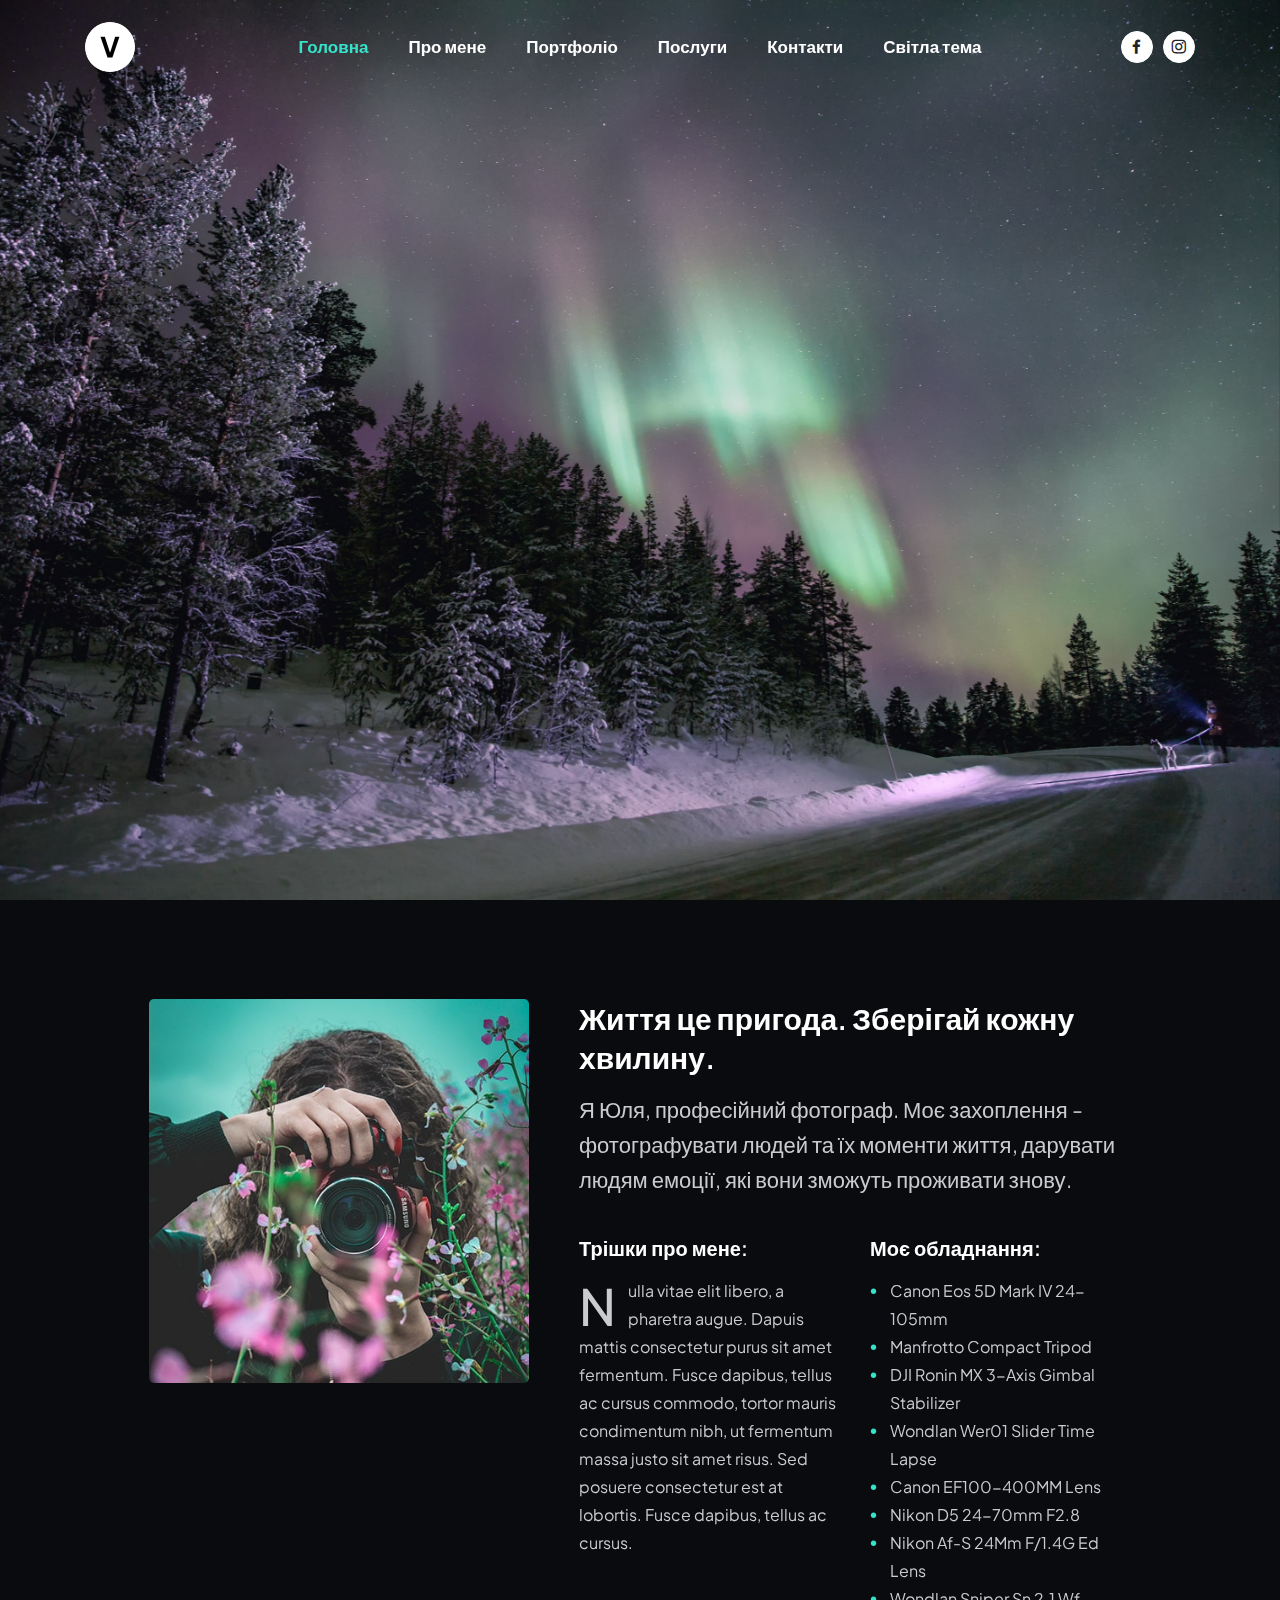
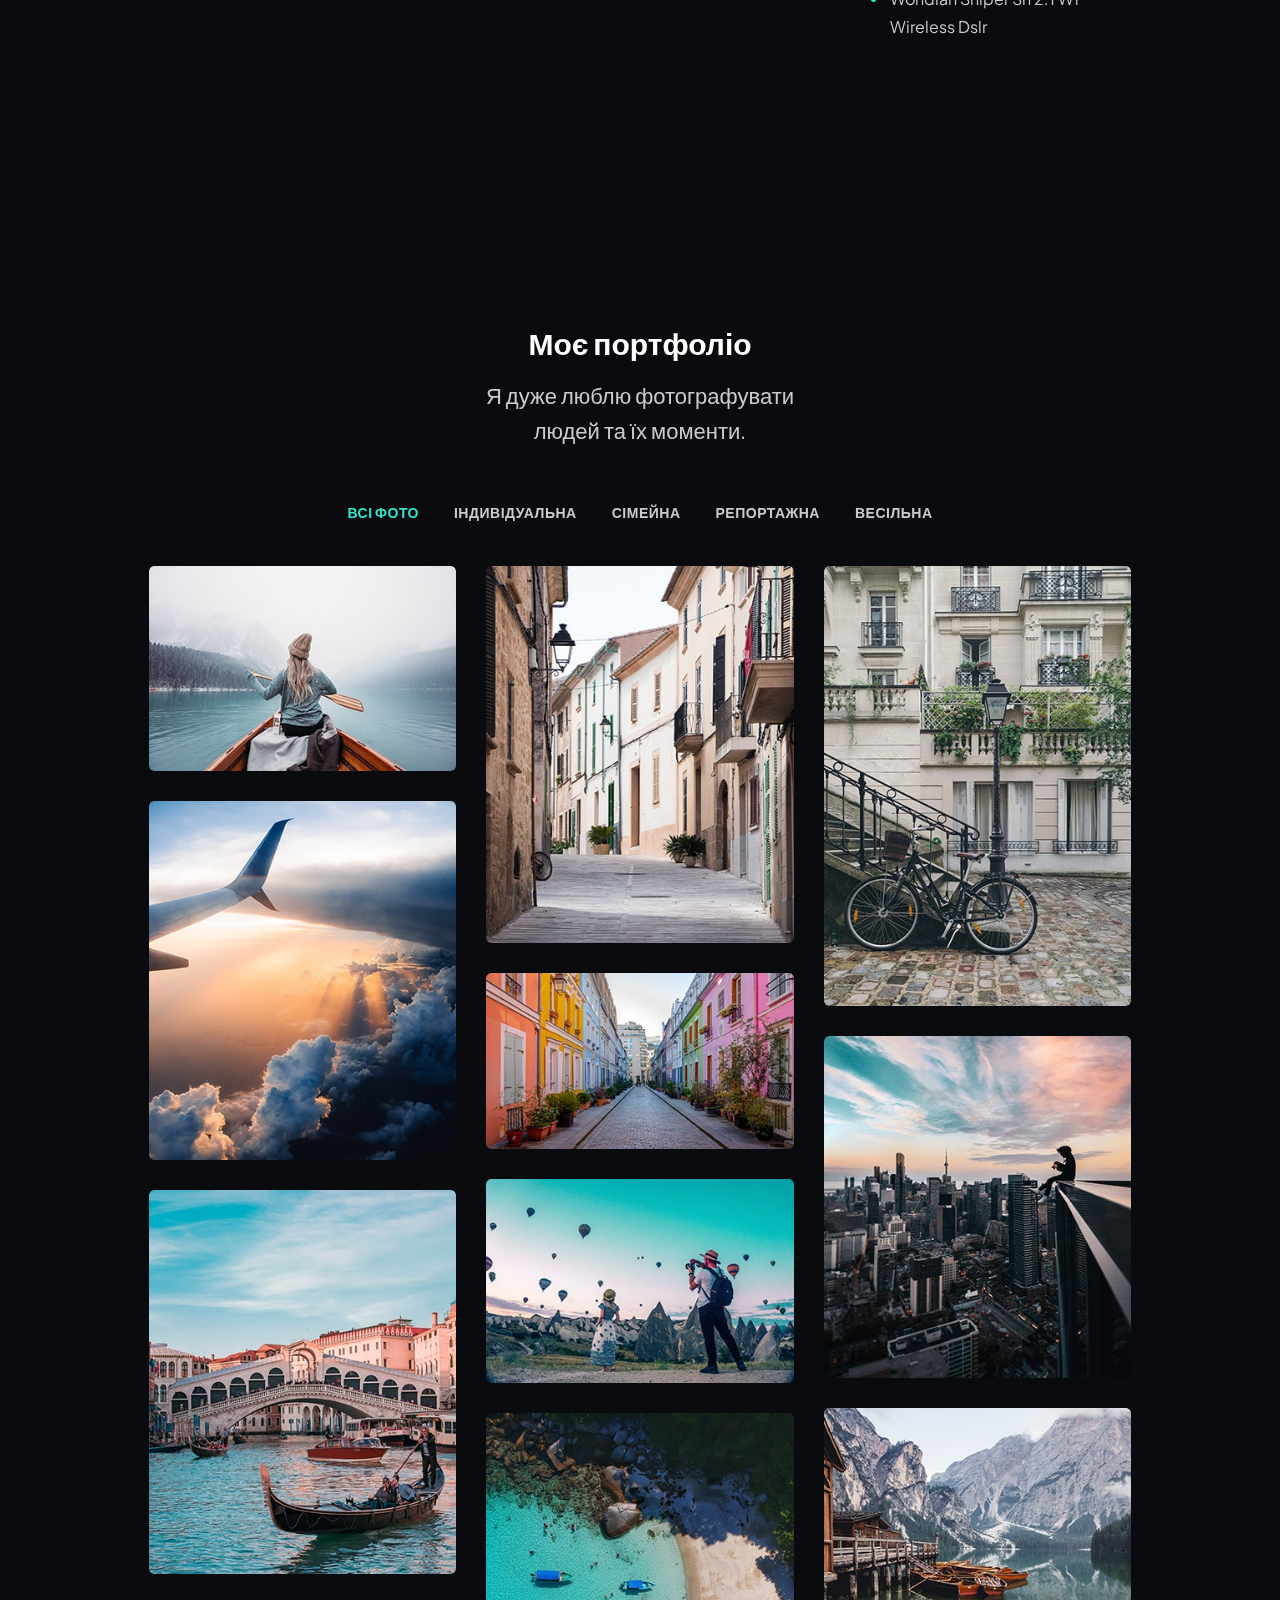
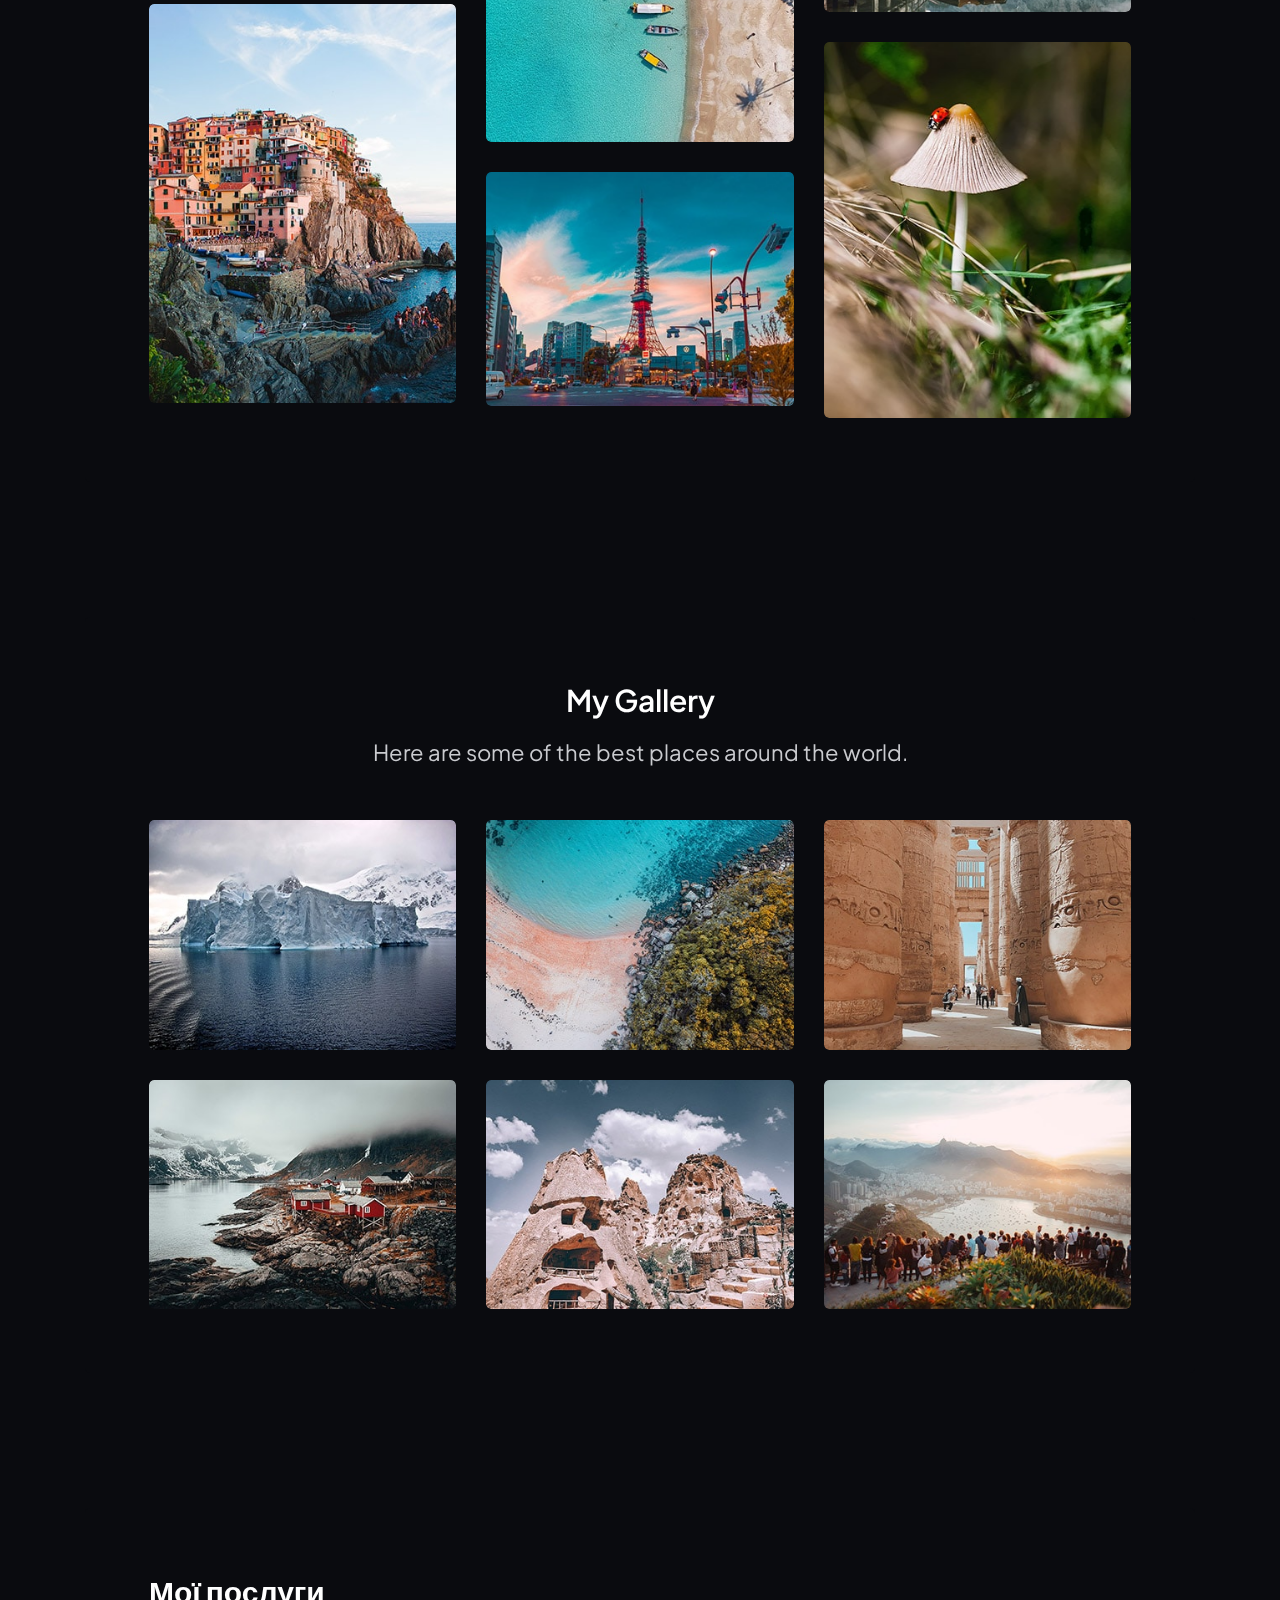
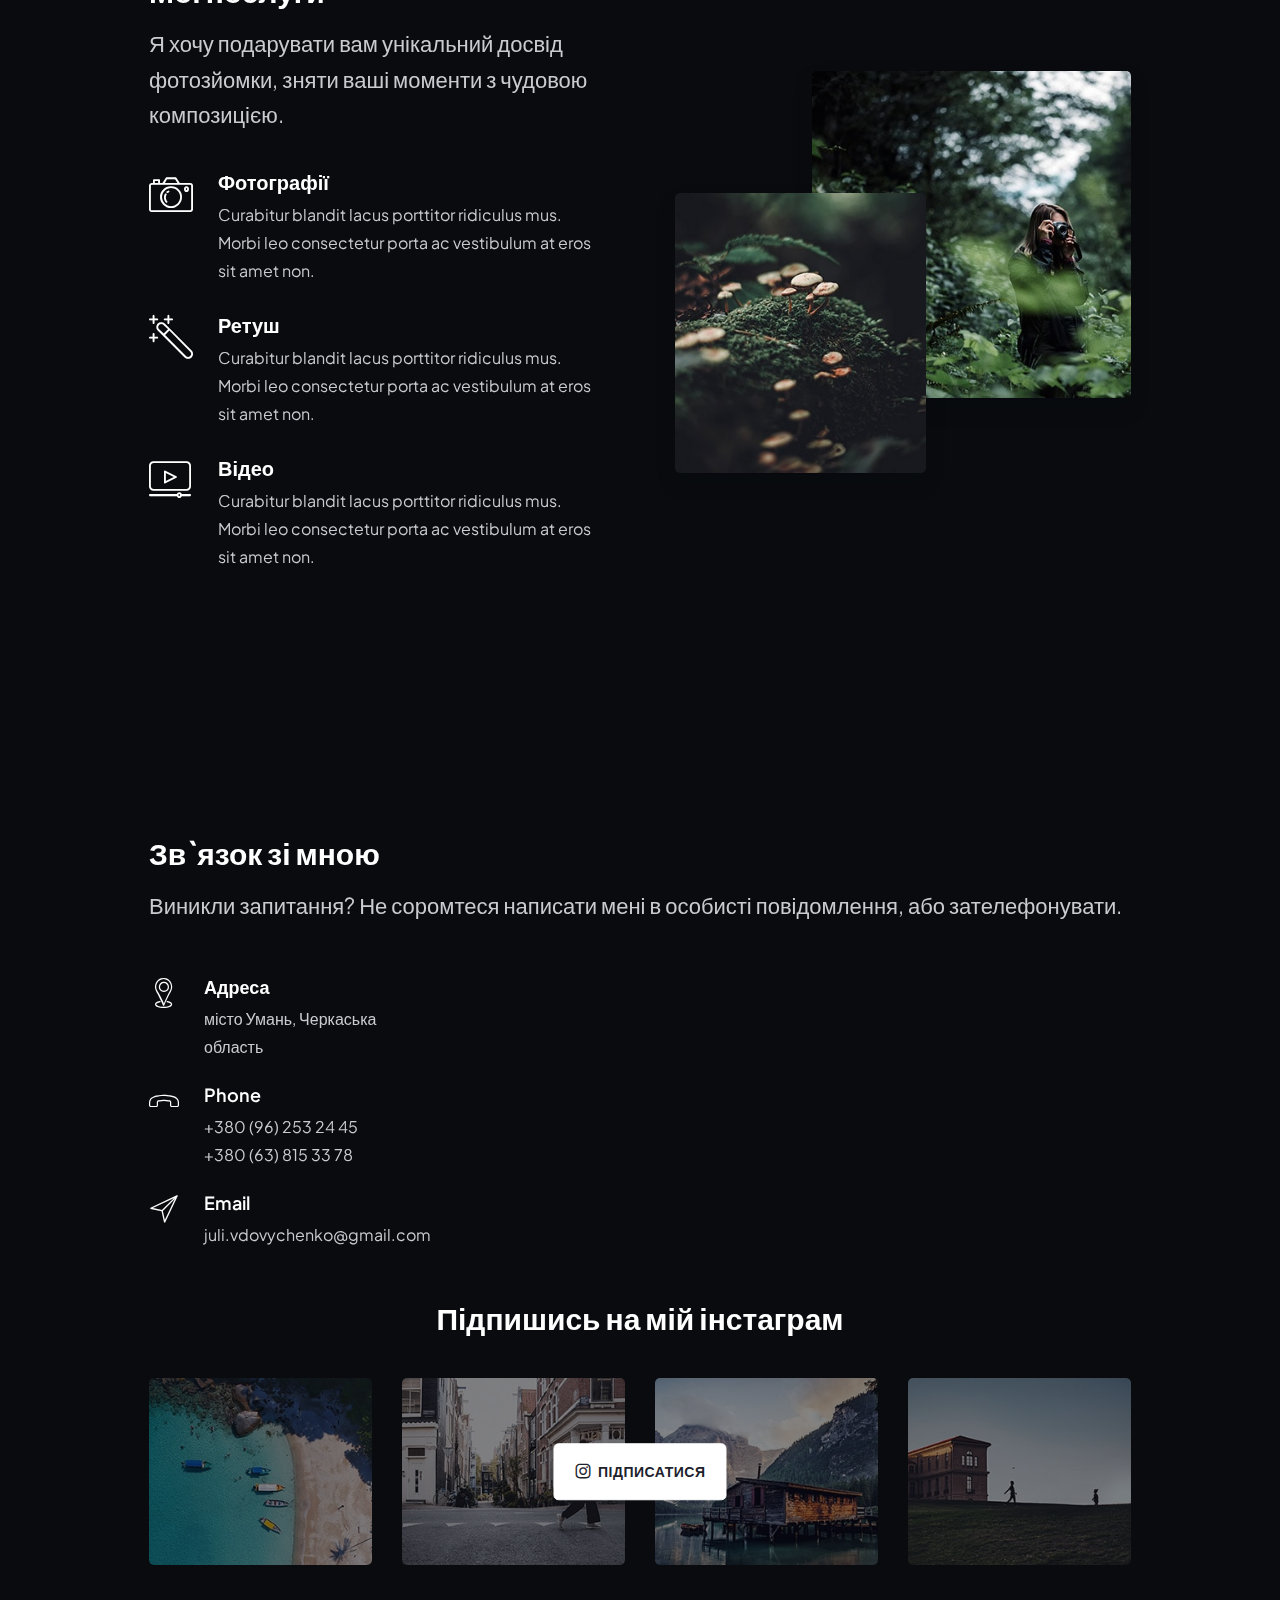
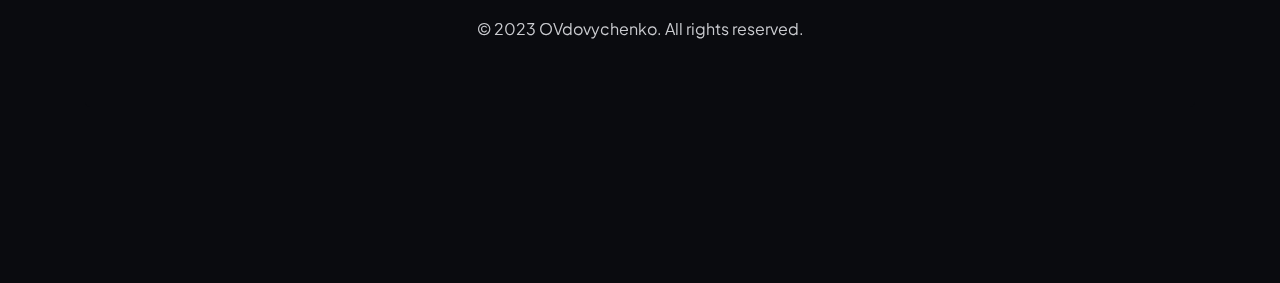
<file: index.html>
<!DOCTYPE html>
<html lang="en">

<head>
  <meta charset="utf-8">
  <meta name="viewport" content="width=device-width, initial-scale=1.0">
  <meta name="description" content="A gorgeous looking onepage site template suitable for photographers, visual artists, digital studios, freelancers that would like to showcase their portfolio beautifully.">
  <meta name="keywords" content="bootstrap 5, one page, responsive, photography, minimal, modern, gulp, sass">
  <meta name="author" content="elemis">
  <title>Vdovychenko Photographer</title>
  <link rel="shortcut icon" href="./assets/img/favicon-dark.png">
  <link rel="stylesheet" href="./assets/css/plugins.css">
  <link rel="stylesheet" href="./assets/css/style.css">
</head>

<body class="onepage" data-bs-spy="scroll" data-bs-target=".navbar-collapse .navbar-nav">
  <div class="content-wrapper">
    <header class="position-absolute top-0 start-0 w-100">
      <nav class="navbar navbar-expand-lg classic transparent ">
        <div class="container flex-lg-row flex-nowrap align-items-center">
          <div class="navbar-brand w-100">
            <a href="./index.html">
              <img src="./assets/img/logo.png" srcset="./assets/img/logo@2x.png 2x" alt="" />
            </a>
          </div>
          <div class="navbar-collapse offcanvas offcanvas-nav offcanvas-start">
            <div class="offcanvas-header d-lg-none">
              <a href="./index.html"><img src="./assets/img/logo.png" srcset="./assets/img/logo@2x.png 2x" alt="" /></a>
              <button type="button" class="btn btn-circle btn-white btn-close" data-bs-dismiss="offcanvas" aria-label="Close"></button>
            </div>
            <div class="offcanvas-body d-flex flex-column h-100">
              <ul class="navbar-nav">
                <li class="nav-item"><a class="nav-link scroll active" href="#home">Головна</a></li>
                <li class="nav-item"><a class="nav-link scroll" href="#about">Про мене</a></li>
                <li class="nav-item"><a class="nav-link scroll" href="#portfolio">Портфоліо</a></li>
                <!-- <li class="nav-item"><a class="nav-link scroll" href="#gallery">Gallery</a></li> -->
                <li class="nav-item"><a class="nav-link scroll" href="#services">Послуги</a></li>
                <li class="nav-item"><a class="nav-link scroll" href="#contact">Контакти</a></li>
                <li class="nav-item"><a class="nav-link" href="index-light.html">Світла тема</a></li>
                <!-- <li class="nav-item dropdown"><a class="nav-link dropdown-toggle " href="#" data-bs-toggle="dropdown">Features</a>
                  <ul class="dropdown-menu">
                    <li class="nav-item"><a class="dropdown-item" href="index-light.html">Light Home</a></li>
                    <li class="nav-item">
                    <li class="nav-item"><a class="dropdown-item" href="elements.html">Elements</a></li>
                    <li class="nav-item"><a class="dropdown-item" href="typography.html">Typography</a></li>
                    <li class="nav-item"><a class="dropdown-item" href="icons-slim.html">Slim Icons</a></li>
                    <li class="nav-item"><a class="dropdown-item" href="icons-unicons.html">Unicons</a></li>
                    <li class="nav-item"><a class="dropdown-item" href="documentation.html">Documentation</a></li>
                </li>
                <li class="dropdown dropdown-submenu dropstart"><a class="dropdown-item dropdown-toggle" href="#" data-bs-toggle="dropdown">Submenu Left</a>
                  <ul class="dropdown-menu">
                    <li class="nav-item"><a class="dropdown-item" href="#">Menu item</a></li>
                    <li class="nav-item"><a class="dropdown-item" href="#">Menu item</a></li>
                  </ul>
                </li>
                <li class="dropdown dropdown-submenu dropend"><a class="dropdown-item dropdown-toggle" href="#" data-bs-toggle="dropdown">Submenu Right</a>
                  <ul class="dropdown-menu">
                    <li class="nav-item"><a class="dropdown-item" href="#">Menu item</a></li>
                    <li class="nav-item"><a class="dropdown-item" href="#">Menu item</a></li>
                  </ul>
                </li> -->
              </ul>
              </li>
              </ul>
              <!-- /.navbar-nav -->
              <div class="d-lg-none mt-auto pt-6 pb-6 order-4">
                <a href="mailto:#" class="link-body">info@locus.com</a>
                <br /> 00 (123) 456 78 90 <br />
                <nav class="nav social mt-4">
                  <!-- <a href="#" class="btn btn-circle btn-white btn-behance btn-sm"><i class="uil uil-behance"></i></a> -->
                  <a href="#" class="btn btn-circle btn-white btn-facebook-f btn-sm"><i class="uil uil-facebook-f"></i></a>
                  <a href="#" class="btn btn-circle btn-white btn-instagram btn-sm"><i class="uil uil-instagram"></i></a>
                </nav>
                <!-- /.social -->
              </div>
              <!-- /offcanvas-nav-other -->
            </div>
            <!-- /.offcanvas-body -->
          </div>
          <!-- /.navbar-collapse -->
          <div class="navbar-other w-100 d-flex ms-auto">
            <ul class="navbar-nav flex-row align-items-center ms-auto">
              <li class="nav-item">
                <nav class="nav social justify-content-end text-end">
                  <!-- <a href="#" class="btn btn-circle btn-white btn-behance btn-sm"><i class="uil uil-behance"></i></a> -->
                  <a href="#" class="btn btn-circle btn-white btn-facebook-f btn-sm"><i class="uil uil-facebook-f"></i></a>
                  <a href="#" class="btn btn-circle btn-white btn-instagram btn-sm"><i class="uil uil-instagram"></i></a>
                </nav>
                <!-- /.social -->
              </li>
              <li class="nav-item d-lg-none">
                <button class="hamburger offcanvas-nav-btn"><span></span></button>
              </li>
            </ul>
            <!-- /.navbar-nav -->
          </div>
          <!-- /.navbar-other -->
        </div>
        <!-- /.container -->
      </nav>
      <!-- /.navbar -->
    </header>
    <section id="home">
      <div class="container vh-100 d-flex flex-column align-items-center justify-content-center" data-cues="zoomIn" data-group="hero">
        <h2 class="fs-16 ls-lg text-uppercase mb-5">Photographer</h2>
        <h1 class="display-1 mb-8">Юлія Вдовиченко</h1>
        <span><a href="#portfolio" class="btn btn-lg btn-white scroll">Мої роботи</a></span>
      </div>
    </section>
    <section id="about">
      <div class="container pt-7 pb-15">
        <div class="card">
          <div class="card-body">
            <div class="row gx-md-8 gx-xl-10 gy-8">
              <div class="col-lg-5">
                <figure class="rounded"><img class="img-fluid" src="./assets/img/photos/about.jpg" srcset="./assets/img/photos/about@2x.jpg 2x" alt=""></figure>
              </div>
              <!-- /column -->
              <div class="col-lg-7">
                <h2 class="mb-3">Життя це пригода. Зберігай кожну хвилину.</h2>
                <p class="lead mb-7">Я Юля, професійний фотограф. Моє захоплення - фотографувати людей та їх моменти життя, дарувати людям емоції, які вони зможуть проживати знову.</p>
                <div class="row">
                  <div class="col-lg-6">
                    <h3 class="h4 mb-3">Трішки про мене:</h3>
                    <p>
                      <span class="dropcap">N</span> ulla vitae elit libero, a pharetra augue. Dapuis mattis consectetur purus sit amet fermentum. Fusce dapibus, tellus ac cursus commodo, tortor mauris condimentum nibh, ut fermentum massa justo sit amet risus. Sed posuere consectetur est at lobortis. Fusce dapibus, tellus ac cursus.
                    </p>
                  </div>
                  <!-- /column -->
                  <div class="col-lg-6">
                    <h3 class="h4 mb-3">Моє обладнання:</h3>
                    <ul class="unordered-list bullet-primary">
                      <li>Canon Eos 5D Mark IV 24-105mm</li>
                      <li>Manfrotto Compact Tripod</li>
                      <li>DJI Ronin MX 3-Axis Gimbal Stabilizer</li>
                      <li>Wondlan Wer01 Slider Time Lapse</li>
                      <li>Canon EF100-400MM Lens</li>
                      <li>Nikon D5 24-70mm F2.8</li>
                      <li>Nikon Af-S 24Mm F/1.4G Ed Lens</li>
                      <li>Wondlan Sniper Sn 2.1 Wf Wireless Dslr</li>
                    </ul>
                  </div>
                  <!-- /column -->
                </div>
                <!-- /.row -->
              </div>
              <!-- /column -->
            </div>
            <!-- /.row -->
          </div>
          <!--/.card-body -->
        </div>
        <!--/.card -->
      </div>
    </section>
    <section id="portfolio">
      <div class="container pt-7 pb-15">
        <div class="card">
          <div class="card-body">
            <div class="row">
              <div class="col-xl-7 mx-auto">
                <h2 class="mb-3 text-center">Моє портфоліо</h2>
                <p class="lead mb-10 text-center px-xxl-12">Я дуже люблю фотографувати <br> людей та їх моменти.</p>
              </div>
              <!-- /column -->
            </div>
            <!-- /.row -->
            <div class="grid grid-view">
              <div class="isotope-filter filter mb-8 text-center">
                <ul>
                  <li><a class="filter-item active" data-filter="*">Всі Фото</a></li>
                  <li><a class="filter-item" data-filter=".foods">Індивідуальна</a></li>
                  <li><a class="filter-item" data-filter=".drinks">Сімейна</a></li>
                  <li><a class="filter-item" data-filter=".events">Репортажна</a></li>
                  <li><a class="filter-item" data-filter=".pastries">Весільна</a></li>
                </ul>
              </div>
              <div class="row gx-md-6 gy-6 isotope">
                <div class="item col-md-6 col-xl-4 drinks events">
                  <figure class="overlay rounded"><a href="./assets/img/photos/p1-full.jpg" data-glightbox="title: Pellentesque Bibendum Vestibulum; description: Praesent commodo cursus magna, vel scelerisque nisl consectetur." data-gallery="g-portfolio"> <img src="./assets/img/photos/p1.jpg" srcset="./assets/img/photos/p1@2x.jpg 2x" alt="" /></a>
                    <figcaption><i class="si-photo_aperture"></i></figcaption>
                  </figure>
                </div>
                <!-- /.item -->
                <div class="item col-md-6 col-xl-4 events">
                  <figure class="overlay rounded"><a href="./assets/img/photos/p2-full.jpg" data-glightbox="title: Porta Pellentesque Sem" data-gallery="g-portfolio"> <img src="./assets/img/photos/p2.jpg" srcset="./assets/img/photos/p2@2x.jpg 2x" alt="" /></a>
                    <figcaption><i class="si-photo_aperture"></i></figcaption>
                  </figure>
                </div>
                <!-- /.item -->
                <div class="item col-md-6 col-xl-4 drinks foods">
                  <figure class="overlay rounded"><a href="./assets/img/photos/p3-full.jpg" data-glightbox data-gallery="g-portfolio"> <img src="./assets/img/photos/p3.jpg" srcset="./assets/img/photos/p3@2x.jpg 2x" alt="" /></a>
                    <figcaption><i class="si-photo_aperture"></i></figcaption>
                  </figure>
                </div>
                <!-- /.item -->
                <div class="item col-md-6 col-xl-4 events">
                  <figure class="overlay rounded"><a href="./assets/img/photos/p4-full.jpg" data-glightbox data-gallery="g-portfolio"> <img src="./assets/img/photos/p4.jpg" srcset="./assets/img/photos/p4@2x.jpg 2x" alt="" /></a>
                    <figcaption><i class="si-photo_aperture"></i></figcaption>
                  </figure>
                </div>
                <!-- /.item -->
                <div class="item col-md-6 col-xl-4 pastries events">
                  <figure class="overlay rounded"><a href="./assets/img/photos/p5-full.jpg" data-glightbox data-gallery="g-portfolio"> <img src="./assets/img/photos/p5.jpg" srcset="./assets/img/photos/p5@2x.jpg 2x" alt="" /></a>
                    <figcaption><i class="si-photo_aperture"></i></figcaption>
                  </figure>
                </div>
                <!-- /.item -->
                <div class="item col-md-6 col-xl-4 foods">
                  <figure class="overlay rounded"><a href="./assets/img/photos/p6-full.jpg" data-glightbox data-gallery="g-portfolio"> <img src="./assets/img/photos/p6.jpg" srcset="./assets/img/photos/p6@2x.jpg 2x" alt="" /></a>
                    <figcaption><i class="si-photo_aperture"></i></figcaption>
                  </figure>
                </div>
                <!-- /.item -->
                <div class="item col-md-6 col-xl-4 foods drinks">
                  <figure class="overlay rounded"><a href="./assets/img/photos/p7-full.jpg" data-glightbox data-gallery="g-portfolio"> <img src="./assets/img/photos/p7.jpg" srcset="./assets/img/photos/p7@2x.jpg 2x" alt="" /></a>
                    <figcaption><i class="si-photo_aperture"></i></figcaption>
                  </figure>
                </div>
                <!-- /.item -->
                <div class="item col-md-6 col-xl-4 pastries">
                  <figure class="overlay rounded"><a href="./assets/img/photos/p8-full.jpg" data-glightbox data-gallery="g-portfolio"> <img src="./assets/img/photos/p8.jpg" srcset="./assets/img/photos/p8@2x.jpg 2x" alt="" /></a>
                    <figcaption><i class="si-photo_aperture"></i></figcaption>
                  </figure>
                </div>
                <!-- /.item -->
                <div class="item col-md-6 col-xl-4 events">
                  <figure class="overlay rounded"><a href="./assets/img/photos/p9-full.jpg" data-glightbox data-gallery="g-portfolio"> <img src="./assets/img/photos/p9.jpg" srcset="./assets/img/photos/p9@2x.jpg 2x" alt="" /></a>
                    <figcaption><i class="si-photo_aperture"></i></figcaption>
                  </figure>
                </div>
                <!-- /.item -->
                <div class="item col-md-6 col-xl-4 foods">
                  <figure class="overlay rounded"><a href="./assets/img/photos/p10-full.jpg" data-glightbox data-gallery="g-portfolio"> <img src="./assets/img/photos/p10.jpg" srcset="./assets/img/photos/p10@2x.jpg 2x" alt="" /></a>
                    <figcaption><i class="si-photo_aperture"></i></figcaption>
                  </figure>
                </div>
                <!-- /.item -->
                <div class="item col-md-6 col-xl-4 drinks">
                  <figure class="overlay rounded"><a href="./assets/img/photos/p11-full.jpg" data-glightbox data-gallery="g-portfolio"> <img src="./assets/img/photos/p11.jpg" srcset="./assets/img/photos/p11@2x.jpg 2x" alt="" /></a>
                    <figcaption><i class="si-photo_aperture"></i></figcaption>
                  </figure>
                </div>
                <!-- /.item -->
                <div class="item col-md-6 col-xl-4 drinks">
                  <figure class="overlay rounded"><a href="./assets/img/photos/p12-full.jpg" data-glightbox data-gallery="g-portfolio"> <img src="./assets/img/photos/p12.jpg" srcset="./assets/img/photos/p12@2x.jpg 2x" alt="" /></a>
                    <figcaption><i class="si-photo_aperture"></i></figcaption>
                  </figure>
                </div>
                <!-- /.item -->
                <div class="item col-md-6 col-xl-4 drinks events">
                  <figure class="overlay rounded"><a href="https://www.youtube.com/watch?v=rETpXdTbAzo" data-glightbox data-gallery="g-portfolio"> <img src="./assets/img/photos/p13.jpg" srcset="./assets/img/photos/p13@2x.jpg 2x" alt="" /></a>
                    <figcaption><i class="si-photo_aperture"></i></figcaption>
                  </figure>
                </div>
                <!-- /.item -->
              </div>
              <!-- /.row -->
            </div>
            <!-- /.grid -->
          </div>
          <!--/.card-body -->
        </div>
        <!--/.card -->
      </div>
    </section>
    <section id="gallery">
      <div class="container pt-7 pb-15">
        <div class="card">
          <div class="card-body">
            <h2 class="mb-3 text-center">My Gallery</h2>
            <p class="lead mb-10 text-center px-xl-12">Here are some of the best places around the world.</p>
            <div class="grid grid-view">
              <div class="row gx-md-6 gy-6 isotope">
                <div class="item col-md-6 col-xl-4">
                  <figure class="overlay rounded">
                    <a href="./assets/img/photos/an1.jpg" data-glightbox="title: Antarctica" data-gallery="g-antarctica">
                      <img src="./assets/img/photos/an-th.jpg" srcset="./assets/img/photos/an-th@2x.jpg 2x" alt="" />
                    </a>
                    <figcaption>
                      <h4 class="from-top h6 mb-0">Antarctica</h4>
                    </figcaption>
                  </figure>
                  <ul class="d-none">
                    <li><a href="./assets/img/photos/an2.jpg" data-glightbox="title: Antarctica" data-gallery="g-antarctica"></a></li>
                    <li><a href="./assets/img/photos/an3.jpg" data-glightbox="title: Antarctica" data-gallery="g-antarctica"></a></li>
                    <li><a href="./assets/img/photos/an4.jpg" data-glightbox="title: Antarctica" data-gallery="g-antarctica"></a></li>
                    <li><a href="./assets/img/photos/an5.jpg" data-glightbox="title: Antarctica" data-gallery="g-antarctica"></a></li>
                    <li><a href="./assets/img/photos/an6.jpg" data-glightbox="title: Antarctica" data-gallery="g-antarctica"></a></li>
                  </ul>
                </div>
                <!-- /.item -->
                <div class="item col-md-6 col-xl-4">
                  <figure class="overlay rounded">
                    <a href="./assets/img/photos/au1.jpg" data-glightbox="title: Australia" data-gallery="g-australia">
                      <img src="./assets/img/photos/au-th.jpg" srcset="./assets/img/photos/au-th@2x.jpg 2x" alt="" />
                    </a>
                    <figcaption>
                      <h4 class="from-top h6 mb-0">Australia</h4>
                    </figcaption>
                  </figure>
                  <ul class="d-none">
                    <li><a href="./assets/img/photos/au2.jpg" data-glightbox="title: Australia" data-gallery="g-australia"></a></li>
                    <li><a href="./assets/img/photos/au3.jpg" data-glightbox="title: Australia" data-gallery="g-australia"></a></li>
                    <li><a href="./assets/img/photos/au4.jpg" data-glightbox="title: Australia" data-gallery="g-australia"></a></li>
                    <li><a href="./assets/img/photos/au5.jpg" data-glightbox="title: Australia" data-gallery="g-australia"></a></li>
                    <li><a href="./assets/img/photos/au6.jpg" data-glightbox="title: Australia" data-gallery="g-australia"></a></li>
                  </ul>
                </div>
                <!-- /.item -->
                <div class="item col-md-6 col-xl-4">
                  <figure class="overlay rounded">
                    <a href="./assets/img/photos/eg1.jpg" data-glightbox="title: Egypt" data-gallery="g-egypt">
                      <img src="./assets/img/photos/eg-th.jpg" srcset="./assets/img/photos/eg-th@2x.jpg 2x" alt="" />
                    </a>
                    <figcaption>
                      <h4 class="from-top h6 mb-0">Egypt</h4>
                    </figcaption>
                  </figure>
                  <ul class="d-none">
                    <li><a href="./assets/img/photos/eg2.jpg" data-glightbox="title: Egypt" data-gallery="g-egypt"></a></li>
                    <li><a href="./assets/img/photos/eg3.jpg" data-glightbox="title: Egypt" data-gallery="g-egypt"></a></li>
                    <li><a href="./assets/img/photos/eg4.jpg" data-glightbox="title: Egypt" data-gallery="g-egypt"></a></li>
                    <li><a href="./assets/img/photos/eg5.jpg" data-glightbox="title: Egypt" data-gallery="g-egypt"></a></li>
                    <li><a href="./assets/img/photos/eg6.jpg" data-glightbox="title: Egypt" data-gallery="g-egypt"></a></li>
                  </ul>
                </div>
                <!-- /.item -->
                <div class="item col-md-6 col-xl-4">
                  <figure class="overlay rounded">
                    <a href="./assets/img/photos/sc1.jpg" data-glightbox="title: Scandinavia" data-gallery="g-scandinavia">
                      <img src="./assets/img/photos/sc-th.jpg" srcset="./assets/img/photos/sc-th@2x.jpg 2x" alt="" />
                    </a>
                    <figcaption>
                      <h4 class="from-top h6 mb-0">Scandinavia</h4>
                    </figcaption>
                  </figure>
                  <ul class="d-none">
                    <li><a href="./assets/img/photos/sc2.jpg" data-glightbox="title: Scandinavia" data-gallery="g-scandinavia"></a></li>
                    <li><a href="./assets/img/photos/sc3.jpg" data-glightbox="title: Scandinavia" data-gallery="g-scandinavia"></a></li>
                    <li><a href="./assets/img/photos/sc4.jpg" data-glightbox="title: Scandinavia" data-gallery="g-scandinavia"></a></li>
                    <li><a href="./assets/img/photos/sc5.jpg" data-glightbox="title: Scandinavia" data-gallery="g-scandinavia"></a></li>
                    <li><a href="./assets/img/photos/sc6.jpg" data-glightbox="title: Scandinavia" data-gallery="g-scandinavia"></a></li>
                  </ul>
                </div>
                <!-- /.item -->
                <div class="item col-md-6 col-xl-4">
                  <figure class="overlay rounded">
                    <a href="./assets/img/photos/aa1.jpg" data-glightbox="title: Anatolia" data-gallery="g-anatolia">
                      <img src="./assets/img/photos/aa-th.jpg" srcset="./assets/img/photos/aa-th@2x.jpg 2x" alt="" />
                    </a>
                    <figcaption>
                      <h4 class="from-top h6 mb-0">Anatolia</h4>
                    </figcaption>
                  </figure>
                  <ul class="d-none">
                    <li><a href="./assets/img/photos/aa2.jpg" data-glightbox="title: Anatolia" data-gallery="g-anatolia"></a></li>
                    <li><a href="./assets/img/photos/aa3.jpg" data-glightbox="title: Anatolia" data-gallery="g-anatolia"></a></li>
                    <li><a href="./assets/img/photos/aa4.jpg" data-glightbox="title: Anatolia" data-gallery="g-anatolia"></a></li>
                    <li><a href="./assets/img/photos/aa5.jpg" data-glightbox="title: Anatolia" data-gallery="g-anatolia"></a></li>
                    <li><a href="./assets/img/photos/aa6.jpg" data-glightbox="title: Anatolia" data-gallery="g-anatolia"></a></li>
                  </ul>
                </div>
                <!-- /.item -->
                <div class="item col-md-6 col-xl-4">
                  <figure class="overlay rounded">
                    <a href="./assets/img/photos/br1.jpg" data-glightbox="title: Brazil" data-gallery="g-brazil">
                      <img src="./assets/img/photos/br-th.jpg" srcset="./assets/img/photos/br-th@2x.jpg 2x" alt="" />
                    </a>
                    <figcaption>
                      <h4 class="from-top h6 mb-0">Brazil</h4>
                    </figcaption>
                  </figure>
                  <ul class="d-none">
                    <li><a href="./assets/img/photos/br2.jpg" data-glightbox="title: Brazil" data-gallery="g-brazil"></a></li>
                    <li><a href="./assets/img/photos/br3.jpg" data-glightbox="title: Brazil" data-gallery="g-brazil"></a></li>
                    <li><a href="./assets/img/photos/br4.jpg" data-glightbox="title: Brazil" data-gallery="g-brazil"></a></li>
                    <li><a href="./assets/img/photos/br5.jpg" data-glightbox="title: Brazil" data-gallery="g-brazil"></a></li>
                    <li><a href="./assets/img/photos/br6.jpg" data-glightbox="title: Brazil" data-gallery="g-brazil"></a></li>
                  </ul>
                </div>
                <!-- /.item -->
              </div>
              <!-- /.row -->
            </div>
            <!-- /.grid -->
          </div>
          <!--/.card-body -->
        </div>
        <!--/.card -->
      </div>
    </section>
    <section id="services">
      <div class="container pt-7 pb-15">
        <div class="card">
          <div class="card-body">
            <div class="row gx-lg-8 gx-xl-12 gy-10 align-items-center">
              <div class="col-lg-6 position-relative order-lg-2">
                <div class="overlap-grid overlap-grid-2">
                  <div class="item">
                    <figure class="rounded shadow"><img src="./assets/img/photos/s1.jpg" srcset="./assets/img/photos/s1@2x.jpg 2x" alt=""></figure>
                  </div>
                  <div class="item">
                    <figure class="rounded shadow"><img src="./assets/img/photos/s2.jpg" srcset="./assets/img/photos/s2@2x.jpg 2x" alt=""></figure>
                  </div>
                </div>
              </div>
              <!--/column -->
              <div class="col-lg-6">
                <h2 class="mb-3">Мої послуги</h2>
                <p class="lead mb-7">Я хочу подарувати вам унікальний досвід фотозйомки, зняти ваші моменти з чудовою композицією.</p>
                <div class="d-flex flex-row mb-5">
                  <div>
                    <div class="icon fs-44 text-white mt-1 me-5"><i class="si-photo_camera"></i></div>
                  </div>
                  <div>
                    <h3 class="h4 mb-1">Фотографії</h3>
                    <p class="mb-0">Curabitur blandit lacus porttitor ridiculus mus. Morbi leo consectetur porta ac vestibulum at eros sit amet non.</p>
                  </div>
                </div>
                <div class="d-flex flex-row mb-5">
                  <div>
                    <div class="icon fs-44 text-white mt-1 me-5"><i class="si-photo_magic-tools"></i></div>
                  </div>
                  <div>
                    <h3 class="h4 mb-1">Ретуш</h3>
                    <p class="mb-0">Curabitur blandit lacus porttitor ridiculus mus. Morbi leo consectetur porta ac vestibulum at eros sit amet non.</p>
                  </div>
                </div>
                <div class="d-flex flex-row">
                  <div>
                    <div class="icon fs-44 text-white mt-1 me-5"><i class="si-seo_video-marketing"></i></div>
                  </div>
                  <div>
                    <h3 class="h4 mb-1">Відео</h3>
                    <p class="mb-0">Curabitur blandit lacus porttitor ridiculus mus. Morbi leo consectetur porta ac vestibulum at eros sit amet non.</p>
                  </div>
                </div>
              </div>
              <!--/column -->
            </div>
            <!--/.row -->
          </div>
          <!--/.card-body -->
        </div>
        <!--/.card -->
      </div>
    </section>
    <section id="contact">
      <div class="container pt-7 pb-15">
        <div class="card">
          <div class="card-body">
            <h2 class="mb-3">Зв`язок зі мною</h2>
            <p class="lead mb-10">Виникли запитання? Не соромтеся написати мені в особисті повідомлення, або зателефонувати.</p>
            <div class="row gy-10 gx-lg-8 gx-xl-12">
              <div class="col-lg-4">
                <div class="d-flex flex-row">
                  <div>
                    <div class="icon text-white fs-30 me-5 mt-1"> <i class="si-ecommerce_shop-location"></i> </div>
                  </div>
                  <div>
                    <h5 class="mb-1">Адреса</h5>
                    <address>місто Умань, Черкаська область</address>
                  </div>
                </div>
                <div class="d-flex flex-row">
                  <div>
                    <div class="icon text-white fs-30 me-5 mt-1"> <i class="si-phone_drop-call"></i> </div>
                  </div>
                  <div>
                    <h5 class="mb-1">Phone</h5>
                    <p>+380 (96) 253 24 45 <br />+380 (63) 815 33 78</p>
                  </div>
                </div>
                <div class="d-flex flex-row">
                  <div>
                    <div class="icon text-white fs-30 me-5 mt-1"> <i class="si-mail_send-arrow"></i> </div>
                  </div>
                  <div>
                    <h5 class="mb-1">Email</h5>
                    <p class="mb-0"><a href="mailto:#" class="link-body">juli.vdovychenko@gmail.com</a></p>
                  </div>
                </div>
              </div>
              <!--/column -->
            </div>
            <!--/.row -->
            <h2 class="mt-10 mb-8 text-center">Підпишись на мій інстаграм</h2>
            <div class="grid grid-view position-relative mb-10">
              <div class="position-absolute mt-3" style="top:50%; left: 50%; z-index:2; transform: translate(-50%,-50%);"><a href="#" class="btn btn-white"><i class="uil uil-instagram fs-18 me-1"></i> Підписатися</a></div>
              <div class="row gx-md-6 gy-6 isotope opacity-50">
                <div class="item col-md-6 col-lg-3">
                  <figure class="rounded"><img src="./assets/img/photos/i1.jpg" srcset="./assets/img/photos/i1@2x.jpg 2x" alt="" /></figure>
                </div>
                <!-- /.item -->
                <div class="item col-md-6 col-lg-3">
                  <figure class="rounded"><img src="./assets/img/photos/i2.jpg" srcset="./assets/img/photos/i2@2x.jpg 2x" alt="" /></figure>
                </div>
                <!-- /.item -->
                <div class="item col-md-6 col-lg-3">
                  <figure class="rounded"><img src="./assets/img/photos/i3.jpg" srcset="./assets/img/photos/i3@2x.jpg 2x" alt="" /></figure>
                </div>
                <!-- /.item -->
                <div class="item col-md-6 col-lg-3">
                  <figure class="rounded"><img src="./assets/img/photos/i4.jpg" srcset="./assets/img/photos/i4@2x.jpg 2x" alt="" /></figure>
                </div>
                <!-- /.item -->
              </div>
              <!-- /.row -->
            </div>
            <!-- /.grid -->
            <p class="mb-0 text-center">© 2023 OVdovychenko. All rights reserved.</p>
          </div>
          <!--/.card-body -->
        </div>
        <!--/.card -->
      </div>
      <!--/.container -->
    </section>
    <div class="swiper-container swiper-bg" data-effect="fade" data-margin="0" data-autoplay="true" data-autoplaytime="7000">
      <div class="swiper">
        <div class="swiper-wrapper">
          <div class="swiper-slide"><img src="./assets/img/photos/bg1.jpg" alt="" /></div>
          <div class="swiper-slide"><img src="./assets/img/photos/bg2.jpg" alt="" /></div>
          <div class="swiper-slide"><img src="./assets/img/photos/bg3.jpg" alt="" /></div>
          <div class="swiper-slide"><img src="./assets/img/photos/bg4.jpg" alt="" /></div>
        </div>
        <!--/.swiper-wrapper -->
      </div>
      <!-- /.swiper -->
    </div>
    <!-- /.swiper-container -->
  </div>
  <!-- /.content-wrapper -->
  <script src="./assets/js/plugins.js"></script>
  <script src="./assets/js/theme.js"></script>
</body>

</html>
</file>
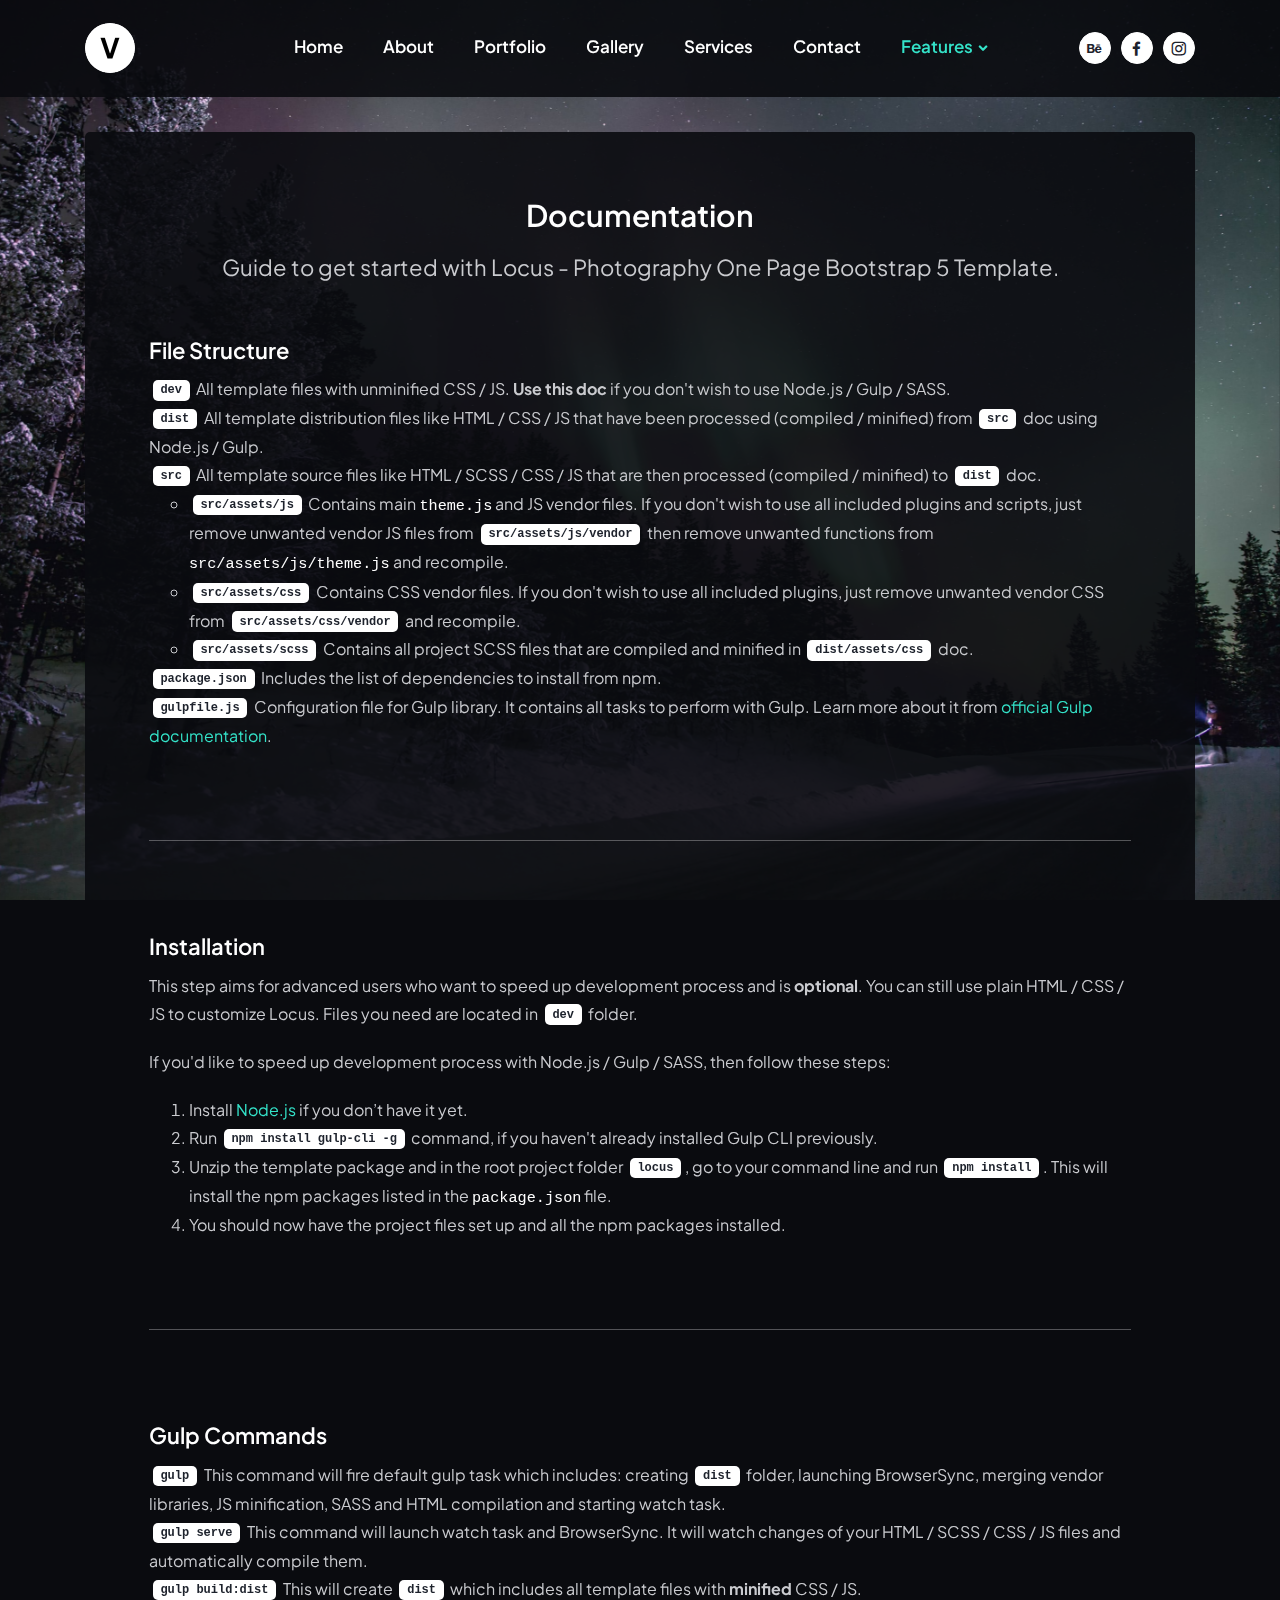
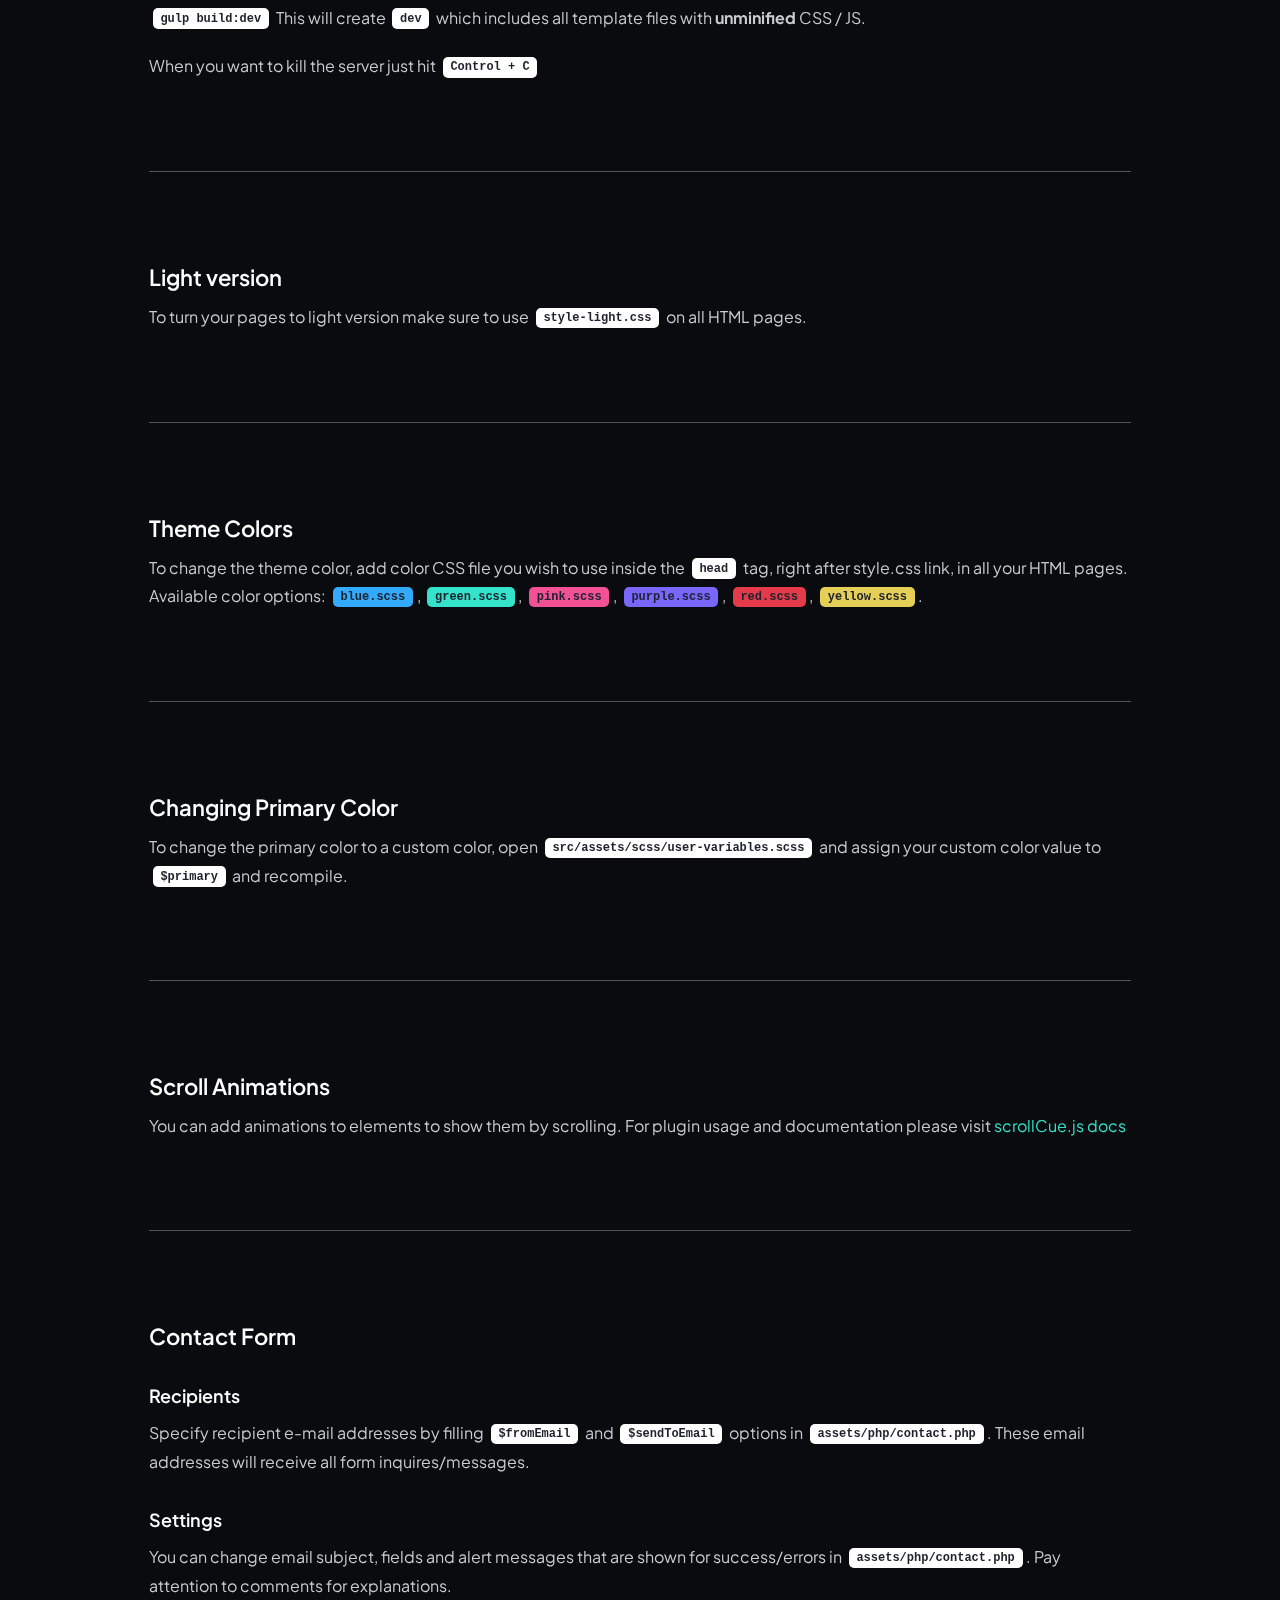
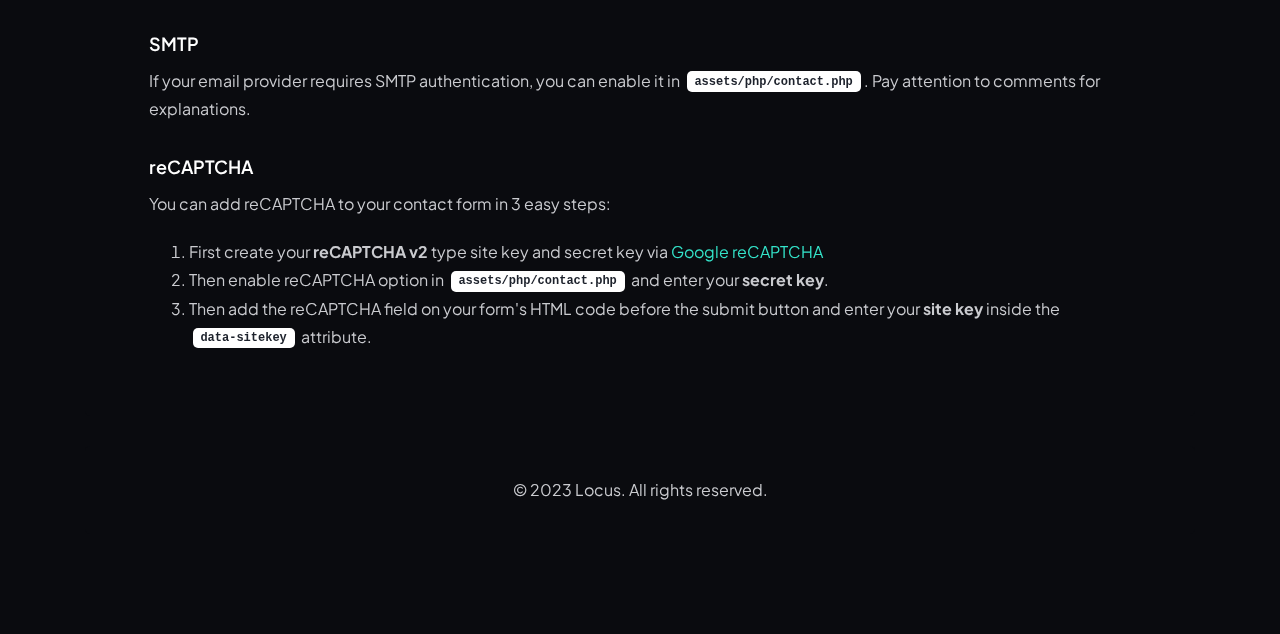
<file: documentation.html>
<!DOCTYPE html>
<html lang="en">

<head>
  <meta charset="utf-8">
  <meta name="viewport" content="width=device-width, initial-scale=1.0">
  <meta name="description" content="A gorgeous looking onepage site template suitable for photographers, visual artists, digital studios, freelancers that would like to showcase their portfolio beautifully.">
  <meta name="keywords" content="bootstrap 5, one page, responsive, photography, minimal, modern, gulp, sass">
  <meta name="author" content="elemis">
  <title>Locus - Photography One Page Bootstrap 5 Template</title>
  <link rel="shortcut icon" href="./assets/img/favicon.png">
  <link rel="stylesheet" href="./assets/css/plugins.css">
  <link rel="stylesheet" href="./assets/css/style.css">
</head>

<body>
  <div class="content-wrapper">
    <header class=" top-0 start-0 w-100">
      <nav class="navbar navbar-expand-lg classic  navbar-bg">
        <div class="container flex-lg-row flex-nowrap align-items-center">
          <div class="navbar-brand w-100">
            <a href="./index.html">
              <img src="./assets/img/logo.png" srcset="./assets/img/logo@2x.png 2x" alt="" />
            </a>
          </div>
          <div class="navbar-collapse offcanvas offcanvas-nav offcanvas-start">
            <div class="offcanvas-header d-lg-none">
              <a href="./index.html"><img src="./assets/img/logo.png" srcset="./assets/img/logo@2x.png 2x" alt="" /></a>
              <button type="button" class="btn btn-circle btn-white btn-close" data-bs-dismiss="offcanvas" aria-label="Close"></button>
            </div>
            <div class="offcanvas-body d-flex flex-column h-100">
              <ul class="navbar-nav">
                <li class="nav-item"><a class="nav-link  " href="./#home">Home</a></li>
                <li class="nav-item"><a class="nav-link " href="./#about">About</a></li>
                <li class="nav-item"><a class="nav-link " href="./#portfolio">Portfolio</a></li>
                <li class="nav-item"><a class="nav-link " href="./#gallery">Gallery</a></li>
                <li class="nav-item"><a class="nav-link " href="./#services">Services</a></li>
                <li class="nav-item"><a class="nav-link " href="./#contact">Contact</a></li>
                <li class="nav-item dropdown"><a class="nav-link dropdown-toggle active" href="#" data-bs-toggle="dropdown">Features</a>
                  <ul class="dropdown-menu">
                    <li class="nav-item"><a class="dropdown-item" href="index-light.html">Light Home</a></li>
                    <li class="nav-item">
                    <li class="nav-item"><a class="dropdown-item" href="elements.html">Elements</a></li>
                    <li class="nav-item"><a class="dropdown-item" href="typography.html">Typography</a></li>
                    <li class="nav-item"><a class="dropdown-item" href="icons-slim.html">Slim Icons</a></li>
                    <li class="nav-item"><a class="dropdown-item" href="icons-unicons.html">Unicons</a></li>
                    <li class="nav-item"><a class="dropdown-item" href="documentation.html">Documentation</a></li>
                </li>
                <li class="dropdown dropdown-submenu dropstart"><a class="dropdown-item dropdown-toggle" href="#" data-bs-toggle="dropdown">Submenu Left</a>
                  <ul class="dropdown-menu">
                    <li class="nav-item"><a class="dropdown-item" href="#">Menu item</a></li>
                    <li class="nav-item"><a class="dropdown-item" href="#">Menu item</a></li>
                  </ul>
                </li>
                <li class="dropdown dropdown-submenu dropend"><a class="dropdown-item dropdown-toggle" href="#" data-bs-toggle="dropdown">Submenu Right</a>
                  <ul class="dropdown-menu">
                    <li class="nav-item"><a class="dropdown-item" href="#">Menu item</a></li>
                    <li class="nav-item"><a class="dropdown-item" href="#">Menu item</a></li>
                  </ul>
                </li>
              </ul>
              </li>
              </ul>
              <!-- /.navbar-nav -->
              <div class="d-lg-none mt-auto pt-6 pb-6 order-4">
                <a href="mailto:#" class="link-body">info@locus.com</a>
                <br /> 00 (123) 456 78 90 <br />
                <nav class="nav social mt-4">
                  <a href="#" class="btn btn-circle btn-white btn-behance btn-sm"><i class="uil uil-behance"></i></a>
                  <a href="#" class="btn btn-circle btn-white btn-facebook-f btn-sm"><i class="uil uil-facebook-f"></i></a>
                  <a href="#" class="btn btn-circle btn-white btn-instagram btn-sm"><i class="uil uil-instagram"></i></a>
                </nav>
                <!-- /.social -->
              </div>
              <!-- /offcanvas-nav-other -->
            </div>
            <!-- /.offcanvas-body -->
          </div>
          <!-- /.navbar-collapse -->
          <div class="navbar-other w-100 d-flex ms-auto">
            <ul class="navbar-nav flex-row align-items-center ms-auto">
              <li class="nav-item">
                <nav class="nav social justify-content-end text-end">
                  <a href="#" class="btn btn-circle btn-white btn-behance btn-sm"><i class="uil uil-behance"></i></a>
                  <a href="#" class="btn btn-circle btn-white btn-facebook-f btn-sm"><i class="uil uil-facebook-f"></i></a>
                  <a href="#" class="btn btn-circle btn-white btn-instagram btn-sm"><i class="uil uil-instagram"></i></a>
                </nav>
                <!-- /.social -->
              </li>
              <li class="nav-item d-lg-none">
                <button class="hamburger offcanvas-nav-btn"><span></span></button>
              </li>
            </ul>
            <!-- /.navbar-nav -->
          </div>
          <!-- /.navbar-other -->
        </div>
        <!-- /.container -->
      </nav>
      <!-- /.navbar -->
    </header>
    <section>
      <div class="container pt-7 pb-15">
        <div class="card">
          <div class="card-body">
            <h2 class="mb-3 text-center">Documentation</h2>
            <p class="lead mb-10 text-center">Guide to get started with Locus - Photography One Page Bootstrap 5 Template.</p>
            <h3>File Structure</h3>
            <ul class="list-unstyled mb-0">
              <li><code class="doc bg-white">dev</code> All template files with unminified CSS / JS. <strong>Use this doc</strong> if you don't wish to use Node.js / Gulp / SASS.</li>
              <li><code class="doc bg-white">dist</code> All template distribution files like HTML / CSS / JS that have been processed (compiled / minified) from <code class="doc bg-white">src</code> doc using Node.js / Gulp.</li>
              <li><code class="doc bg-white">src</code> All template source files like HTML / SCSS / CSS / JS that are then processed (compiled / minified) to <code class="doc bg-white">dist</code> doc. <ul>
                  <li><code class="doc bg-white">src/assets/js</code> Contains main <code class="file">theme.js</code> and JS vendor files. If you don't wish to use all included plugins and scripts, just remove unwanted vendor JS files from <code class="doc bg-white">src/assets/js/vendor</code> then remove unwanted functions from <code class="file">src/assets/js/theme.js</code> and recompile.</li>
                  <li><code class="doc bg-white">src/assets/css</code> Contains CSS vendor files. If you don't wish to use all included plugins, just remove unwanted vendor CSS from <code class="doc bg-white">src/assets/css/vendor</code> and recompile.</li>
                  <li><code class="doc bg-white">src/assets/scss</code> Contains all project SCSS files that are compiled and minified in <code class="doc bg-white">dist/assets/css</code> doc.</li>
                </ul>
              </li>
              <li><code class="doc bg-white">package.json</code> Includes the list of dependencies to install from npm.</li>
              <li><code class="doc bg-white">gulpfile.js</code> Configuration file for Gulp library. It contains all tasks to perform with Gulp. Learn more about it from <a href="https://github.com/gulpjs/gulp/blob/v4.0.0/docs/API.md" class="hover" target="_blank">official Gulp documentation</a>.</li>
            </ul>
            <hr class="my-14">
            <h3>Installation</h3>
            <p>This step aims for advanced users who want to speed up development process and is <strong>optional</strong>. You can still use plain HTML / CSS / JS to customize Locus. Files you need are located in <code class="doc bg-white">dev</code> folder.</p>
            <p>If you'd like to speed up development process with Node.js / Gulp / SASS, then follow these steps:</p>
            <ol class="mb-0">
              <li>Install <a href="https://nodejs.org/en/" class="hover" target="_blank">Node.js</a> if you don’t have it yet.</li>
              <li>Run <code class="doc bg-white">npm install gulp-cli -g</code> command, if you haven't already installed Gulp CLI previously.</li>
              <li>Unzip the template package and in the root project folder <code class="doc bg-white">locus</code>, go to your command line and run <code class="doc bg-white">npm install</code>. This will install the npm packages listed in the <code class="file">package.json</code> file.</li>
              <li>You should now have the project files set up and all the npm packages installed.</li>
            </ol>
            <hr class="my-14">
            <h3>Gulp Commands</h3>
            <ul class="list-unstyled">
              <li><code class="doc bg-white">gulp</code> This command will fire default gulp task which includes: creating <code class="doc bg-white">dist</code> folder, launching BrowserSync, merging vendor libraries, JS minification, SASS and HTML compilation and starting watch task.</li>
              <li><code class="doc bg-white">gulp serve</code> This command will launch watch task and BrowserSync. It will watch changes of your HTML / SCSS / CSS / JS files and automatically compile them.</li>
              <li><code class="doc bg-white">gulp build:dist</code> This will create <code class="doc bg-white">dist</code> which includes all template files with <strong>minified</strong> CSS / JS.</li>
              <li><code class="doc bg-white">gulp build:dev</code> This will create <code class="doc bg-white">dev</code> which includes all template files with <strong>unminified</strong> CSS / JS.</li>
            </ul>
            <p class="mb-0">When you want to kill the server just hit <code class="doc bg-white">Control + C</code></p>
            <hr class="my-14">
            <h3>Light version</h3>
            <p>To turn your pages to light version make sure to use <code class="doc bg-white">style-light.css</code> on all HTML pages.</p>
            <hr class="my-14">
            <h3>Theme Colors</h3>
            <p>To change the theme color, add color CSS file you wish to use inside the <code class="doc bg-white">head</code> tag, right after style.css link, in all your HTML pages. <br>Available color options: <code class="doc bg-blue">blue.scss</code>, <code class="doc bg-green">green.scss</code>, <code class="doc bg-pink">pink.scss</code>, <code class="doc bg-purple">purple.scss</code>, <code class="doc bg-red">red.scss</code>, <code class="doc bg-yellow">yellow.scss</code>.</p>
            <hr class="my-14">
            <h3>Changing Primary Color</h3>
            <p>To change the primary color to a custom color, open <code class="doc bg-white">src/assets/scss/user-variables.scss</code> and assign your custom color value to <code class="doc bg-white">$primary</code> and recompile.</p>
            <hr class="my-14">
            <h3>Scroll Animations</h3>
            <p>You can add animations to elements to show them by scrolling. For plugin usage and documentation please visit <a href="https://prjct-samwest.github.io/scrollCue/" class="hover">scrollCue.js docs</a></p>
            <hr class="my-14">
            <h3 class="mb-6">Contact Form</h3>
            <h5>Recipients</h5>
            <p class="mb-6">Specify recipient e-mail addresses by filling <code class="doc bg-white">$fromEmail</code> and <code class="doc bg-white">$sendToEmail</code> options in <code class="doc bg-white">assets/php/contact.php</code>. These email addresses will receive all form inquires/messages.</p>
            <h5>Settings</h5>
            <p class="mb-6">You can change email subject, fields and alert messages that are shown for success/errors in <code class="doc bg-white">assets/php/contact.php</code>. Pay attention to comments for explanations.</p>
            <h5>SMTP</h5>
            <p class="mb-6">If your email provider requires SMTP authentication, you can enable it in <code class="doc bg-white">assets/php/contact.php</code>. Pay attention to comments for explanations.</p>
            <h5>reCAPTCHA</h5>
            <p>You can add reCAPTCHA to your contact form in 3 easy steps:</p>
            <ol class="mb-0">
              <li>First create your <strong>reCAPTCHA v2</strong> type site key and secret key via <a href="https://www.google.com/recaptcha/admin" class="hover" target="_blank">Google reCAPTCHA</a></li>
              <li>Then enable reCAPTCHA option in <code class="doc bg-white">assets/php/contact.php</code> and enter your <strong>secret key</strong>.</li>
              <li>Then add the reCAPTCHA field on your form's HTML code before the submit button and enter your <strong>site key</strong> inside the <code class="doc bg-white">data-sitekey</code> attribute.</li>
            </ol>
          </div>
          <!--/.card-body -->
        </div>
        <!--/.card -->
        <div class="card mt-6">
          <div class="card-body py-6">
            <p class="mb-0 text-center">© 2023 Locus. All rights reserved.</p>
          </div>
          <!--/.card-body -->
        </div>
        <!--/.card -->
      </div>
      <!--/.container -->
    </section>
    <div class="swiper-container swiper-bg" data-effect="fade" data-margin="0" data-autoplay="true" data-autoplaytime="7000">
      <div class="swiper">
        <div class="swiper-wrapper">
          <div class="swiper-slide"><img src="./assets/img/photos/bg1.jpg" alt="" /></div>
          <div class="swiper-slide"><img src="./assets/img/photos/bg2.jpg" alt="" /></div>
          <div class="swiper-slide"><img src="./assets/img/photos/bg3.jpg" alt="" /></div>
          <div class="swiper-slide"><img src="./assets/img/photos/bg4.jpg" alt="" /></div>
        </div>
        <!--/.swiper-wrapper -->
      </div>
      <!-- /.swiper -->
    </div>
    <!-- /.swiper-container -->
  </div>
  <!-- /.content-wrapper -->
  <script src="./assets/js/plugins.js"></script>
  <script src="./assets/js/theme.js"></script>
</body>

</html>
</file>
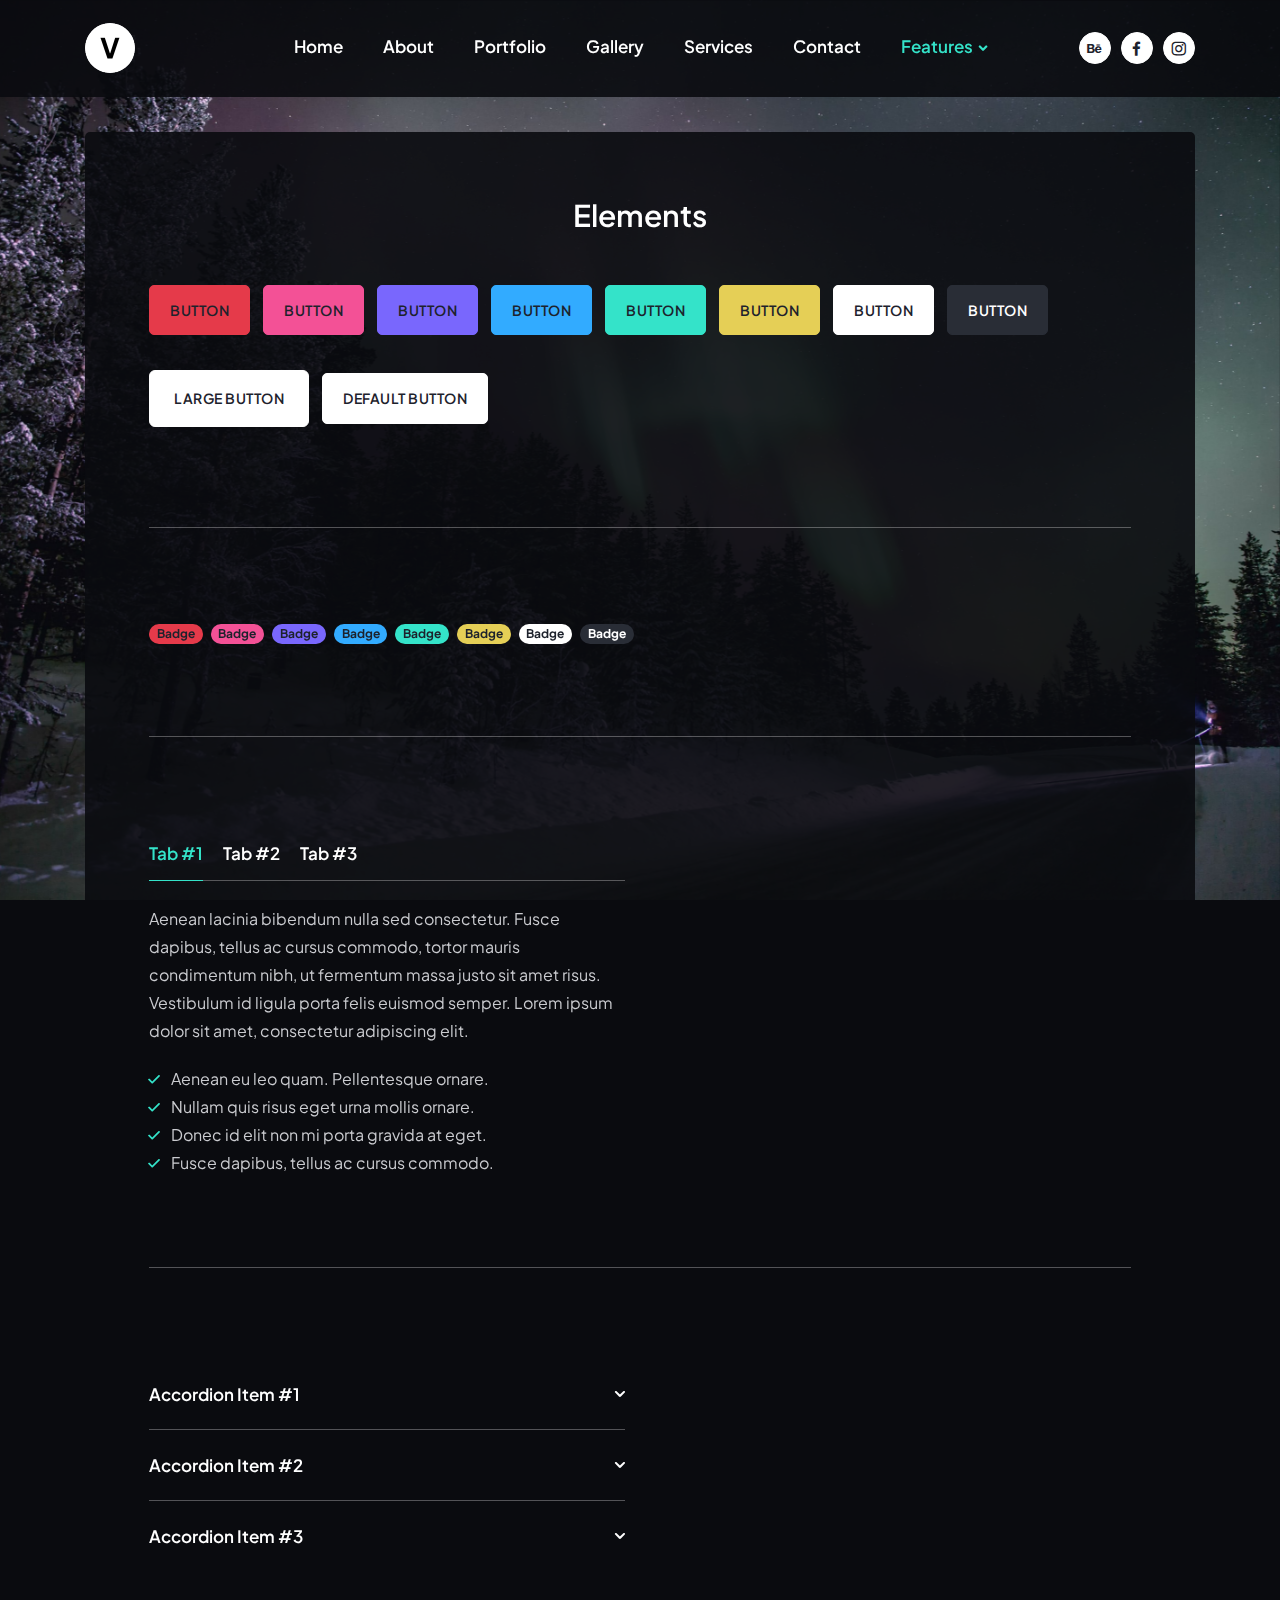
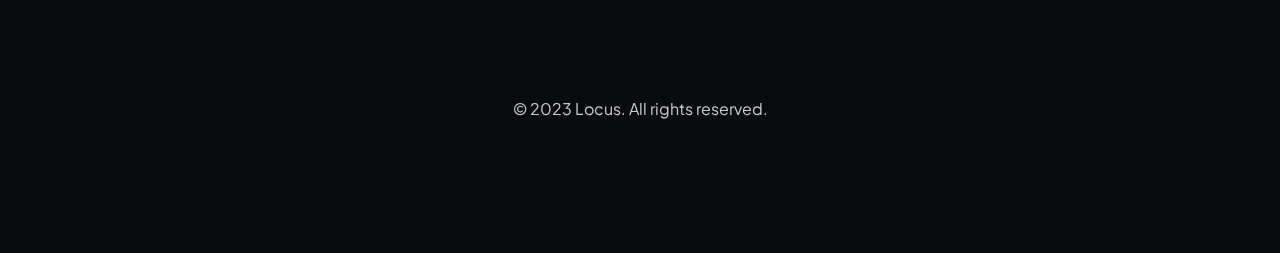
<file: elements.html>
<!DOCTYPE html>
<html lang="en">

<head>
  <meta charset="utf-8">
  <meta name="viewport" content="width=device-width, initial-scale=1.0">
  <meta name="description" content="A gorgeous looking onepage site template suitable for photographers, visual artists, digital studios, freelancers that would like to showcase their portfolio beautifully.">
  <meta name="keywords" content="bootstrap 5, one page, responsive, photography, minimal, modern, gulp, sass">
  <meta name="author" content="elemis">
  <title>Locus - Photography One Page Bootstrap 5 Template</title>
  <link rel="shortcut icon" href="./assets/img/favicon.png">
  <link rel="stylesheet" href="./assets/css/plugins.css">
  <link rel="stylesheet" href="./assets/css/style.css">
</head>

<body>
  <div class="content-wrapper">
    <header class=" top-0 start-0 w-100">
      <nav class="navbar navbar-expand-lg classic  navbar-bg">
        <div class="container flex-lg-row flex-nowrap align-items-center">
          <div class="navbar-brand w-100">
            <a href="./index.html">
              <img src="./assets/img/logo.png" srcset="./assets/img/logo@2x.png 2x" alt="" />
            </a>
          </div>
          <div class="navbar-collapse offcanvas offcanvas-nav offcanvas-start">
            <div class="offcanvas-header d-lg-none">
              <a href="./index.html"><img src="./assets/img/logo.png" srcset="./assets/img/logo@2x.png 2x" alt="" /></a>
              <button type="button" class="btn btn-circle btn-white btn-close" data-bs-dismiss="offcanvas" aria-label="Close"></button>
            </div>
            <div class="offcanvas-body d-flex flex-column h-100">
              <ul class="navbar-nav">
                <li class="nav-item"><a class="nav-link  " href="./#home">Home</a></li>
                <li class="nav-item"><a class="nav-link " href="./#about">About</a></li>
                <li class="nav-item"><a class="nav-link " href="./#portfolio">Portfolio</a></li>
                <li class="nav-item"><a class="nav-link " href="./#gallery">Gallery</a></li>
                <li class="nav-item"><a class="nav-link " href="./#services">Services</a></li>
                <li class="nav-item"><a class="nav-link " href="./#contact">Contact</a></li>
                <li class="nav-item dropdown"><a class="nav-link dropdown-toggle active" href="#" data-bs-toggle="dropdown">Features</a>
                  <ul class="dropdown-menu">
                    <li class="nav-item"><a class="dropdown-item" href="index-light.html">Light Home</a></li>
                    <li class="nav-item">
                    <li class="nav-item"><a class="dropdown-item" href="elements.html">Elements</a></li>
                    <li class="nav-item"><a class="dropdown-item" href="typography.html">Typography</a></li>
                    <li class="nav-item"><a class="dropdown-item" href="icons-slim.html">Slim Icons</a></li>
                    <li class="nav-item"><a class="dropdown-item" href="icons-unicons.html">Unicons</a></li>
                    <li class="nav-item"><a class="dropdown-item" href="documentation.html">Documentation</a></li>
                </li>
                <li class="dropdown dropdown-submenu dropstart"><a class="dropdown-item dropdown-toggle" href="#" data-bs-toggle="dropdown">Submenu Left</a>
                  <ul class="dropdown-menu">
                    <li class="nav-item"><a class="dropdown-item" href="#">Menu item</a></li>
                    <li class="nav-item"><a class="dropdown-item" href="#">Menu item</a></li>
                  </ul>
                </li>
                <li class="dropdown dropdown-submenu dropend"><a class="dropdown-item dropdown-toggle" href="#" data-bs-toggle="dropdown">Submenu Right</a>
                  <ul class="dropdown-menu">
                    <li class="nav-item"><a class="dropdown-item" href="#">Menu item</a></li>
                    <li class="nav-item"><a class="dropdown-item" href="#">Menu item</a></li>
                  </ul>
                </li>
              </ul>
              </li>
              </ul>
              <!-- /.navbar-nav -->
              <div class="d-lg-none mt-auto pt-6 pb-6 order-4">
                <a href="mailto:#" class="link-body">info@locus.com</a>
                <br /> 00 (123) 456 78 90 <br />
                <nav class="nav social mt-4">
                  <a href="#" class="btn btn-circle btn-white btn-behance btn-sm"><i class="uil uil-behance"></i></a>
                  <a href="#" class="btn btn-circle btn-white btn-facebook-f btn-sm"><i class="uil uil-facebook-f"></i></a>
                  <a href="#" class="btn btn-circle btn-white btn-instagram btn-sm"><i class="uil uil-instagram"></i></a>
                </nav>
                <!-- /.social -->
              </div>
              <!-- /offcanvas-nav-other -->
            </div>
            <!-- /.offcanvas-body -->
          </div>
          <!-- /.navbar-collapse -->
          <div class="navbar-other w-100 d-flex ms-auto">
            <ul class="navbar-nav flex-row align-items-center ms-auto">
              <li class="nav-item">
                <nav class="nav social justify-content-end text-end">
                  <a href="#" class="btn btn-circle btn-white btn-behance btn-sm"><i class="uil uil-behance"></i></a>
                  <a href="#" class="btn btn-circle btn-white btn-facebook-f btn-sm"><i class="uil uil-facebook-f"></i></a>
                  <a href="#" class="btn btn-circle btn-white btn-instagram btn-sm"><i class="uil uil-instagram"></i></a>
                </nav>
                <!-- /.social -->
              </li>
              <li class="nav-item d-lg-none">
                <button class="hamburger offcanvas-nav-btn"><span></span></button>
              </li>
            </ul>
            <!-- /.navbar-nav -->
          </div>
          <!-- /.navbar-other -->
        </div>
        <!-- /.container -->
      </nav>
      <!-- /.navbar -->
    </header>
    <section>
      <div class="container pt-7 pb-15">
        <div class="card">
          <div class="card-body">
            <div class="row">
              <div class="col-xl-8 mx-auto text-center">
                <h2 class="mb-10">Elements</h2>
              </div>
              <!-- /column -->
            </div>
            <!-- /.row -->
            <a href="#" class="btn btn-red me-2 mb-2">Button</a>
            <a href="#" class="btn btn-pink me-2 mb-2">Button</a>
            <a href="#" class="btn btn-purple me-2 mb-2">Button</a>
            <a href="#" class="btn btn-blue me-2 mb-2">Button</a>
            <a href="#" class="btn btn-green me-2 mb-2">Button</a>
            <a href="#" class="btn btn-yellow me-2 mb-2">Button</a>
            <a href="#" class="btn btn-white me-2 mb-2">Button</a>
            <a href="#" class="btn btn-dark me-2 mb-2">Button</a>
            <div class="mb-5"></div>
            <a href="#" class="btn btn-white btn-lg me-2 mb-2">Large Button</a>
            <a href="#" class="btn btn-white mb-2">Default Button</a>
            <hr class="my-14">
            <span class="badge bg-red rounded-pill me-1">Badge</span>
            <span class="badge bg-pink rounded-pill me-1">Badge</span>
            <span class="badge bg-purple rounded-pill me-1">Badge</span>
            <span class="badge bg-blue rounded-pill me-1">Badge</span>
            <span class="badge bg-green rounded-pill me-1">Badge</span>
            <span class="badge bg-yellow rounded-pill me-1">Badge</span>
            <span class="badge bg-white rounded-pill me-1">Badge</span>
            <span class="badge bg-dark rounded-pill me-1">Badge</span>
            <hr class="my-14">
            <div class="row">
              <div class="col-lg-6">
                <ul class="nav nav-tabs nav-tabs-basic">
                  <li class="nav-item"> <a class="nav-link active" data-bs-toggle="tab" href="#tab1">Tab #1</a> </li>
                  <li class="nav-item"> <a class="nav-link" data-bs-toggle="tab" href="#tab2">Tab #2</a> </li>
                  <li class="nav-item"> <a class="nav-link" data-bs-toggle="tab" href="#tab3">Tab #3</a> </li>
                </ul>
                <!-- /.nav-tabs -->
                <div class="tab-content">
                  <div class="tab-pane fade show active" id="tab1">
                    <p>Aenean lacinia bibendum nulla sed consectetur. Fusce dapibus, tellus ac cursus commodo, tortor mauris condimentum nibh, ut fermentum massa justo sit amet risus. Vestibulum id ligula porta felis euismod semper. Lorem ipsum dolor sit amet, consectetur adipiscing elit. </p>
                    <ul class="icon-list bullet-primary mb-0">
                      <li><i class="uil uil-check"></i>Aenean eu leo quam. Pellentesque ornare.</li>
                      <li><i class="uil uil-check"></i>Nullam quis risus eget urna mollis ornare.</li>
                      <li><i class="uil uil-check"></i>Donec id elit non mi porta gravida at eget.</li>
                      <li><i class="uil uil-check"></i>Fusce dapibus, tellus ac cursus commodo.</li>
                    </ul>
                  </div>
                  <!--/.tab-pane -->
                  <div class="tab-pane fade" id="tab2">
                    <p>Sed posuere consectetur est at lobortis. Vivamus sagittis lacus vel augue laoreet rutrum faucibus dolor auctor. Maecenas faucibus mollis interdum. Maecenas faucibus mollis interdum. Sed posuere consectetur est at lobortis. Vestibulum id ligula porta felis euismod.</p>
                    <p class="mb-0">Maecenas faucibus mollis interdum. Sed posuere consectetur est at lobortis. Maecenas sed diam eget risus varius blandit sit amet non magna. Donec id elit non mi porta gravida at eget metus. Curabitur blandit tempus porttitor. Nullam id dolor id nibh ultricies vehicula ut id elit. Cum sociis natoque penatibus et magnis dis parturient montes, nascetur ridiculus.</p>
                  </div>
                  <!--/.tab-pane -->
                  <div class="tab-pane fade" id="tab3">
                    <p>Vestibulum id ligula porta felis euismod semper. Fusce dapibus, tellus ac cursus commodo, tortor mauris condimentum nibh, ut fermentum massa justo sit amet risus. Cras mattis consectetur purus sit amet fermentum. Fusce dapibus, tellus ac cursus commodo, tortor mauris condimentum nibh, ut fermentum massa justo sit amet risus.</p>
                    <p class="mb-0">Morbi leo risus, porta ac consectetur ac, vestibulum at eros. Nullam id dolor id nibh ultricies vehicula ut id elit. Aenean eu leo quam. Pellentesque ornare sem lacinia quam venenatis vestibulum. Maecenas sed diam eget risus varius blandit sit amet non magna.</p>
                  </div>
                  <!--/.tab-pane -->
                </div>
                <!-- /.tab-content -->
              </div>
              <!-- /column -->
            </div>
            <!-- /.row -->
            <hr class="my-14">
            <div class="row">
              <div class="col-lg-6">
                <div class="accordion accordion-flush" id="accordionExample">
                  <div class="accordion-item">
                    <h2 class="accordion-header" id="headingOne">
                      <button class="accordion-button collapsed" type="button" data-bs-toggle="collapse" data-bs-target="#collapseOne" aria-expanded="false" aria-controls="collapseOne"> Accordion Item #1 </button>
                    </h2>
                    <div id="collapseOne" class="accordion-collapse collapse" aria-labelledby="headingOne" data-bs-parent="#accordionExample">
                      <div class="accordion-body">
                        <p class="mb-2">Fusce dapibus, tellus ac cursus commodo, tortor mauris condimentum nibh, ut fermentum massa justo sit amet risus. Cras mattis consectetur purus sit amet fermentum. Praesent commodo cursus magna, vel.</p>
                      </div>
                      <!-- /.accordion-body -->
                    </div>
                    <!-- /.accordion-collapse -->
                  </div>
                  <!-- /.accordion-item -->
                  <div class="accordion-item">
                    <h2 class="accordion-header" id="headingTwo">
                      <button class="accordion-button collapsed" type="button" data-bs-toggle="collapse" data-bs-target="#collapseTwo" aria-expanded="false" aria-controls="collapseTwo"> Accordion Item #2 </button>
                    </h2>
                    <div id="collapseTwo" class="accordion-collapse collapse" aria-labelledby="headingTwo" data-bs-parent="#accordionExample">
                      <div class="accordion-body">
                        <p class="mb-2">Fusce dapibus, tellus ac cursus commodo, tortor mauris condimentum nibh, ut fermentum massa justo sit amet risus. Cras mattis consectetur purus sit amet fermentum. Praesent commodo cursus magna, vel.</p>
                      </div>
                      <!-- /.accordion-body -->
                    </div>
                    <!-- /.accordion-collapse -->
                  </div>
                  <!-- /.accordion-item -->
                  <div class="accordion-item">
                    <h2 class="accordion-header" id="headingThree">
                      <button class="accordion-button collapsed" type="button" data-bs-toggle="collapse" data-bs-target="#collapseThree" aria-expanded="false" aria-controls="collapseThree"> Accordion Item #3 </button>
                    </h2>
                    <div id="collapseThree" class="accordion-collapse collapse" aria-labelledby="headingThree" data-bs-parent="#accordionExample">
                      <div class="accordion-body">
                        <p class="mb-2">Fusce dapibus, tellus ac cursus commodo, tortor mauris condimentum nibh, ut fermentum massa justo sit amet risus. Cras mattis consectetur purus sit amet fermentum. Praesent commodo cursus magna, vel.</p>
                      </div>
                      <!-- /.accordion-body -->
                    </div>
                    <!-- /.accordion-collapse -->
                  </div>
                  <!-- /.accordion-item -->
                </div>
                <!-- /.accordion -->
              </div>
              <!-- /column -->
            </div>
            <!-- /.row -->
          </div>
          <!--/.card-body -->
        </div>
        <!--/.card -->
        <div class="card mt-6">
          <div class="card-body py-6">
            <p class="mb-0 text-center">© 2023 Locus. All rights reserved.</p>
          </div>
          <!--/.card-body -->
        </div>
        <!--/.card -->
      </div>
      <!--/.container -->
    </section>
    <div class="swiper-container swiper-bg" data-effect="fade" data-margin="0" data-autoplay="true" data-autoplaytime="7000">
      <div class="swiper">
        <div class="swiper-wrapper">
          <div class="swiper-slide"><img src="./assets/img/photos/bg1.jpg" alt="" /></div>
          <div class="swiper-slide"><img src="./assets/img/photos/bg2.jpg" alt="" /></div>
          <div class="swiper-slide"><img src="./assets/img/photos/bg3.jpg" alt="" /></div>
          <div class="swiper-slide"><img src="./assets/img/photos/bg4.jpg" alt="" /></div>
        </div>
        <!--/.swiper-wrapper -->
      </div>
      <!-- /.swiper -->
    </div>
    <!-- /.swiper-container -->
  </div>
  <!-- /.content-wrapper -->
  <script src="./assets/js/plugins.js"></script>
  <script src="./assets/js/theme.js"></script>
</body>

</html>
</file>
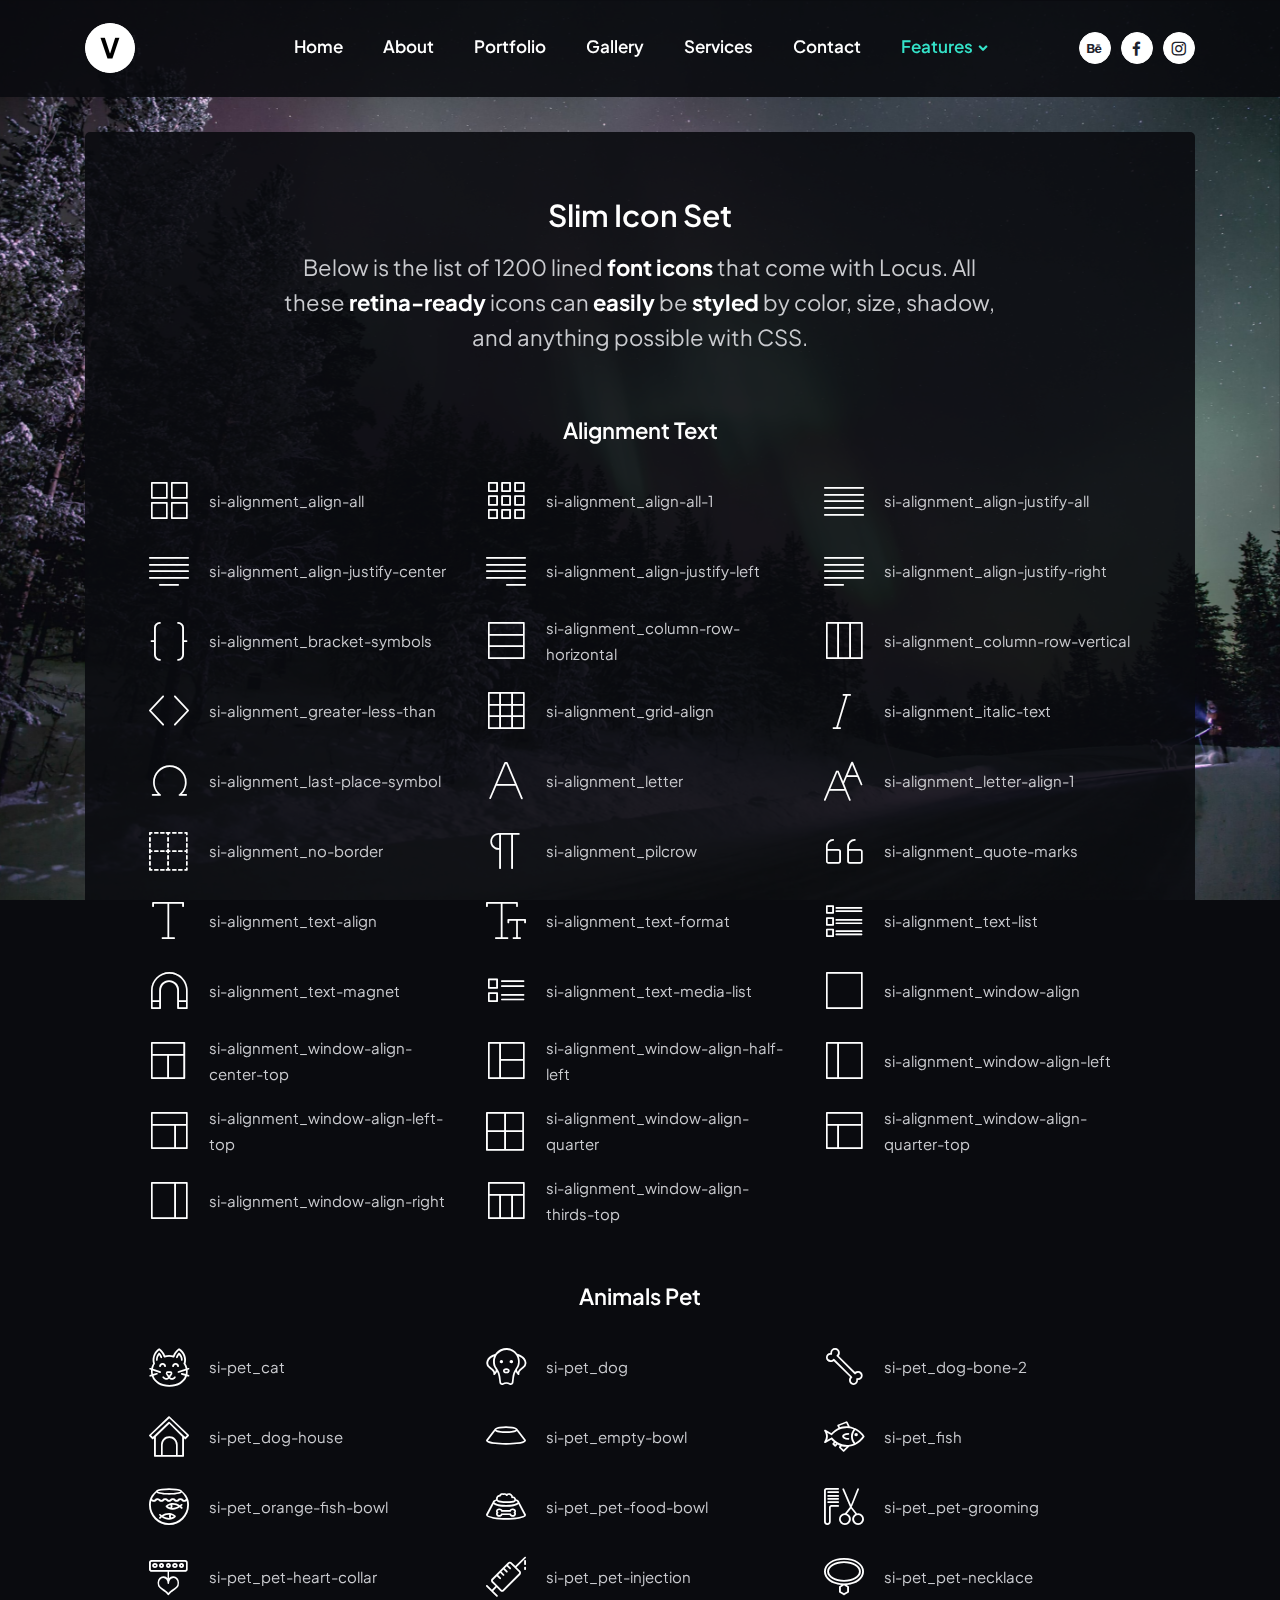
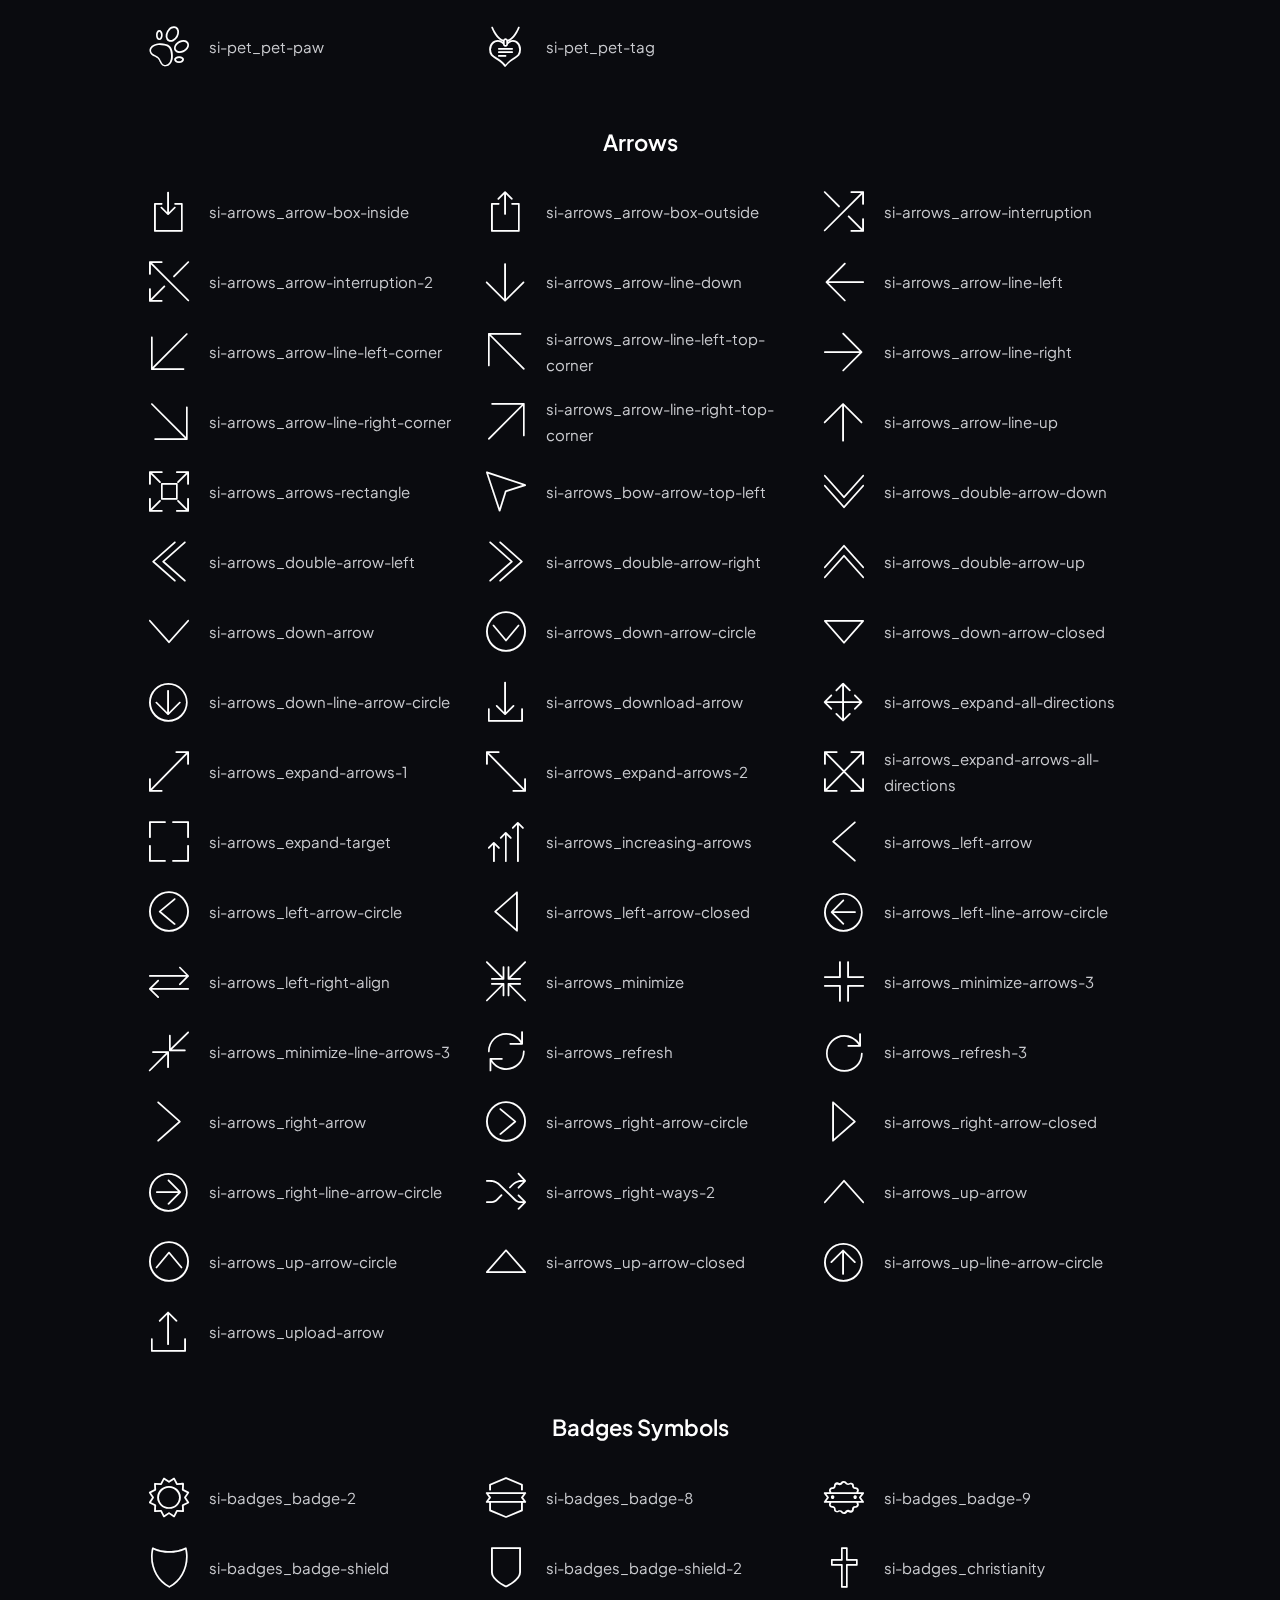
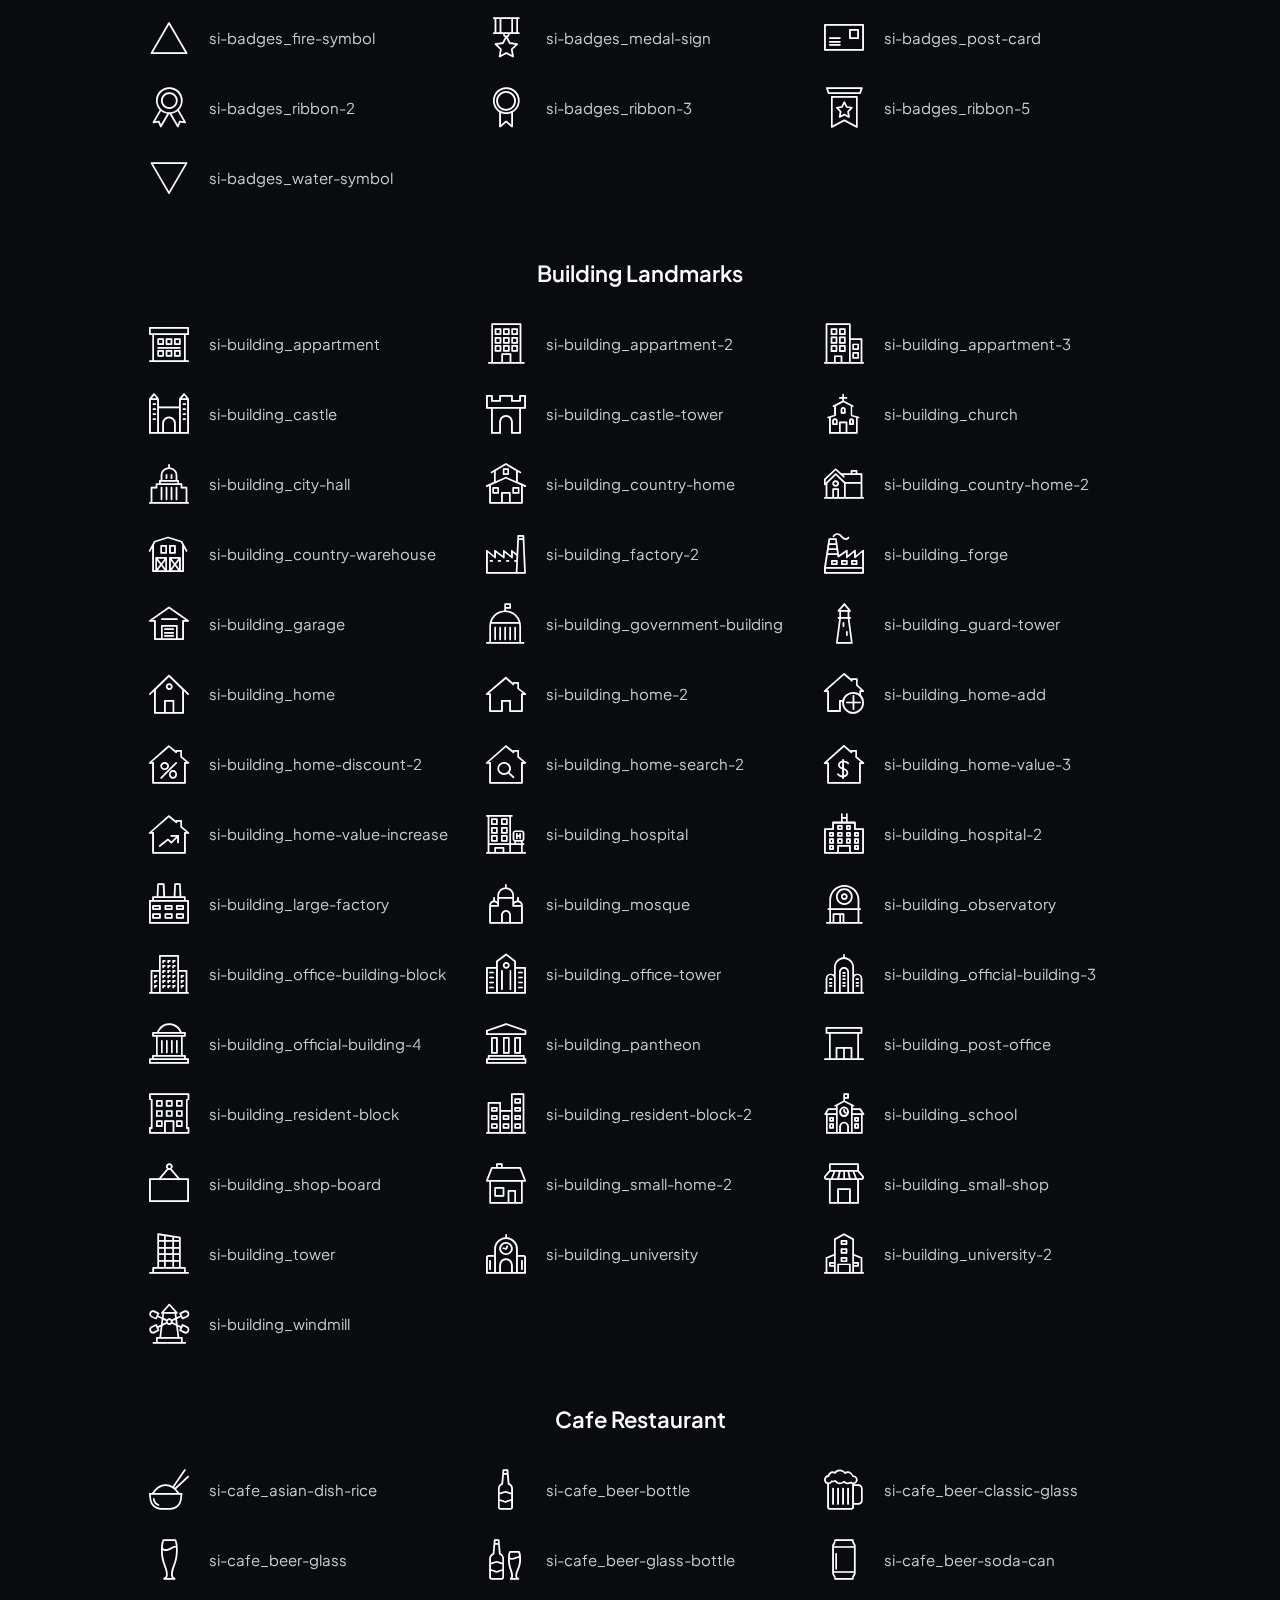
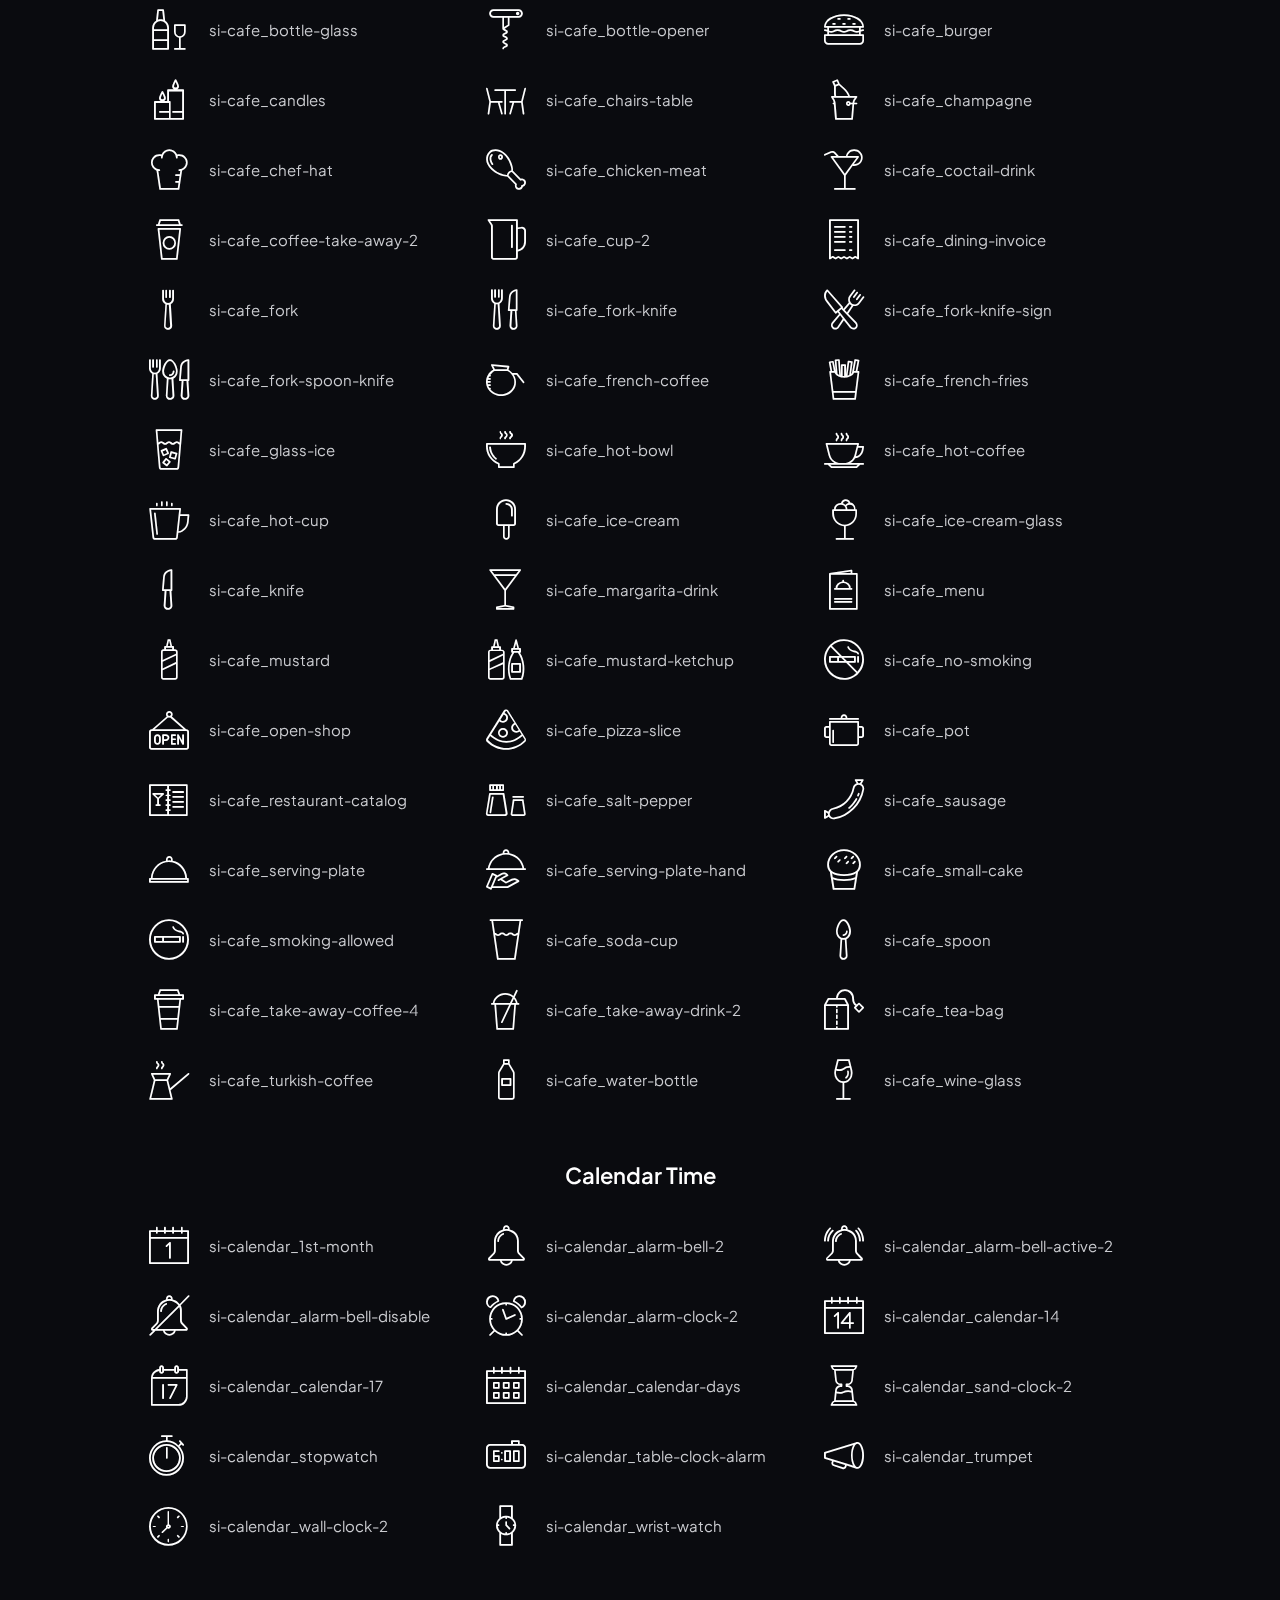
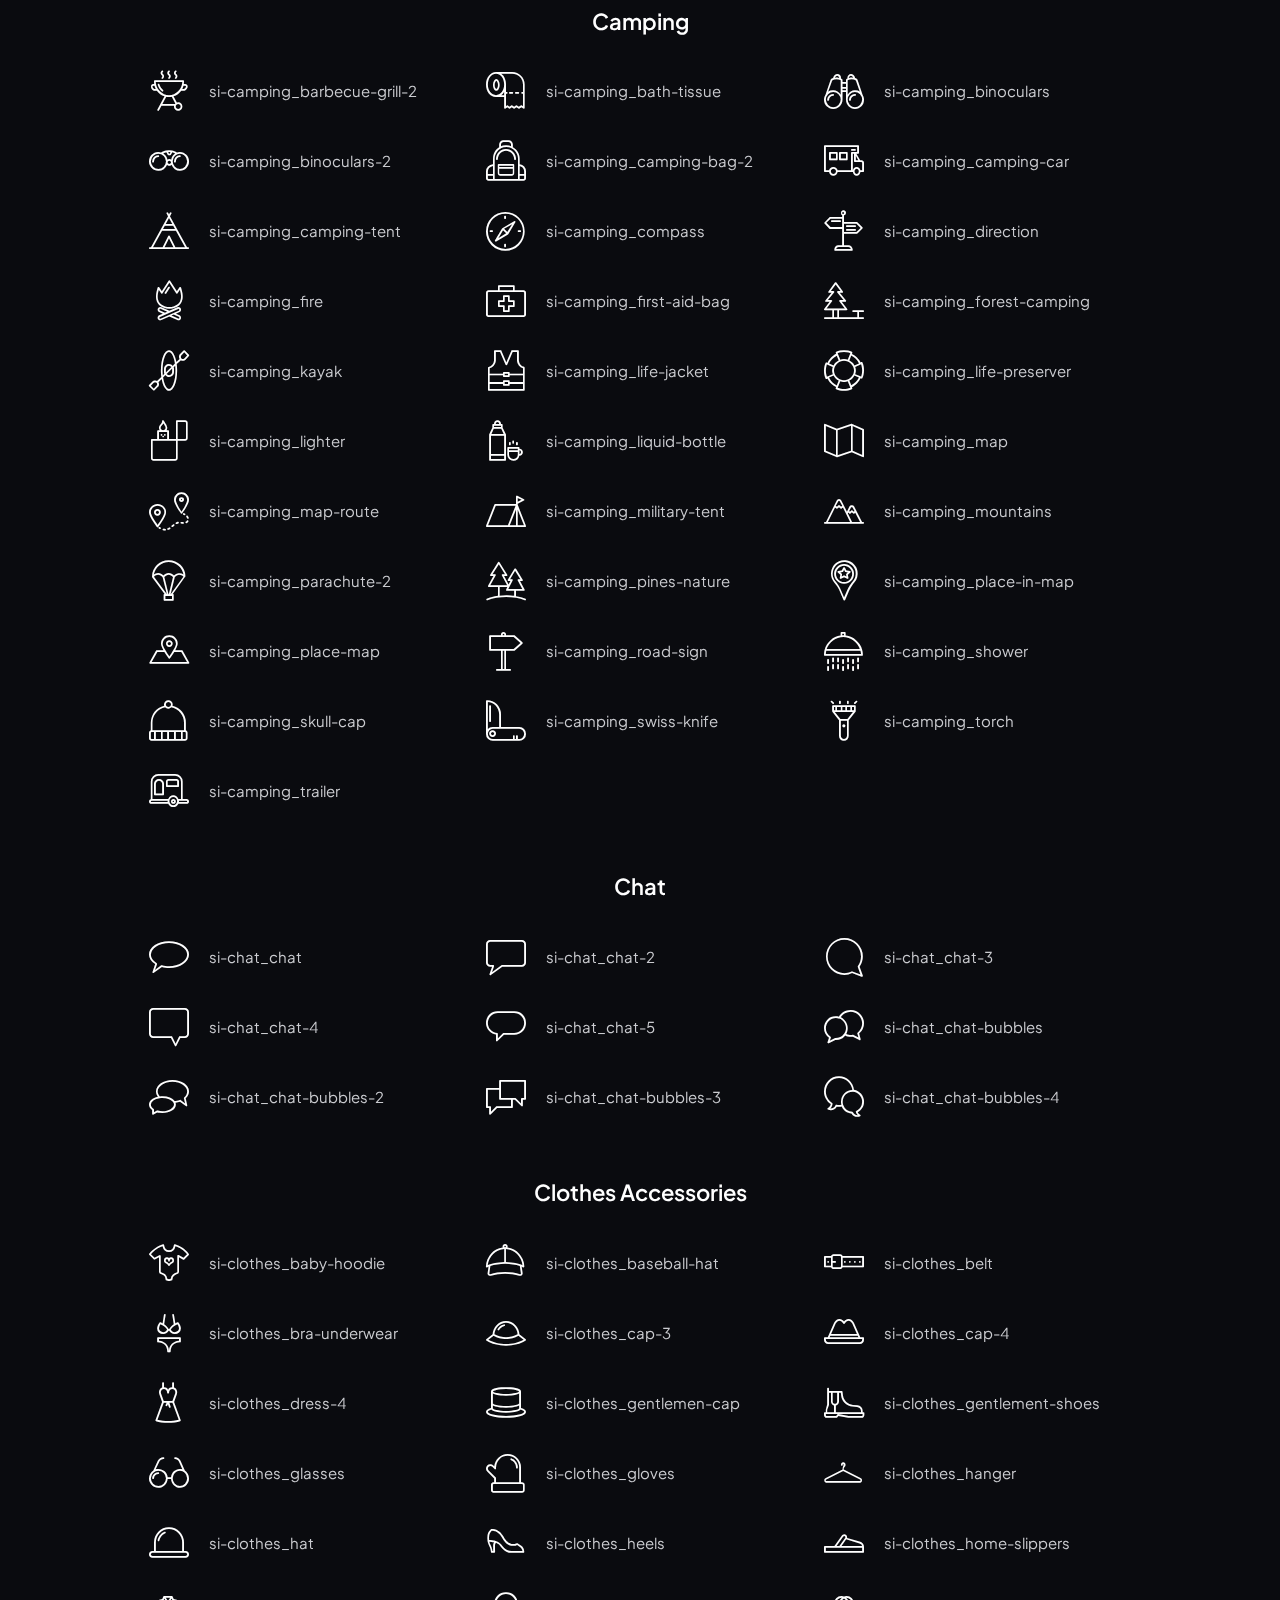
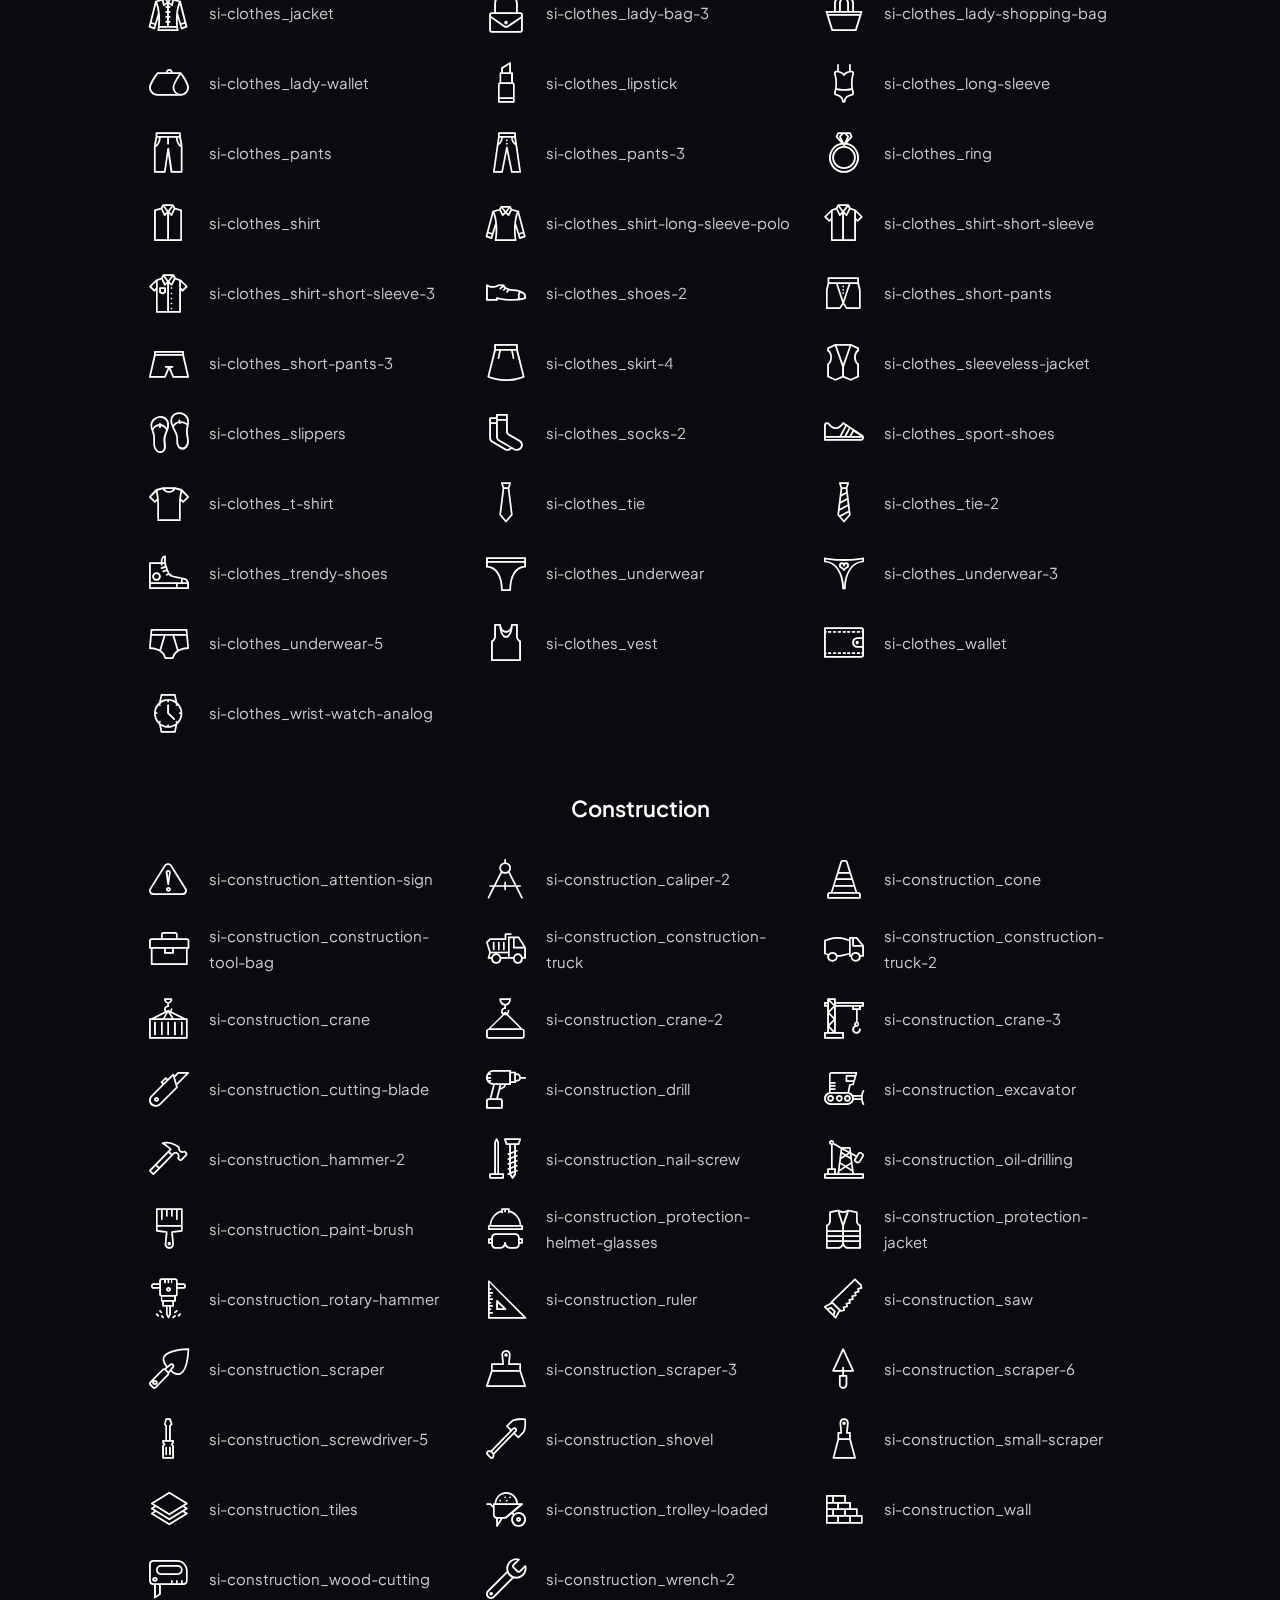
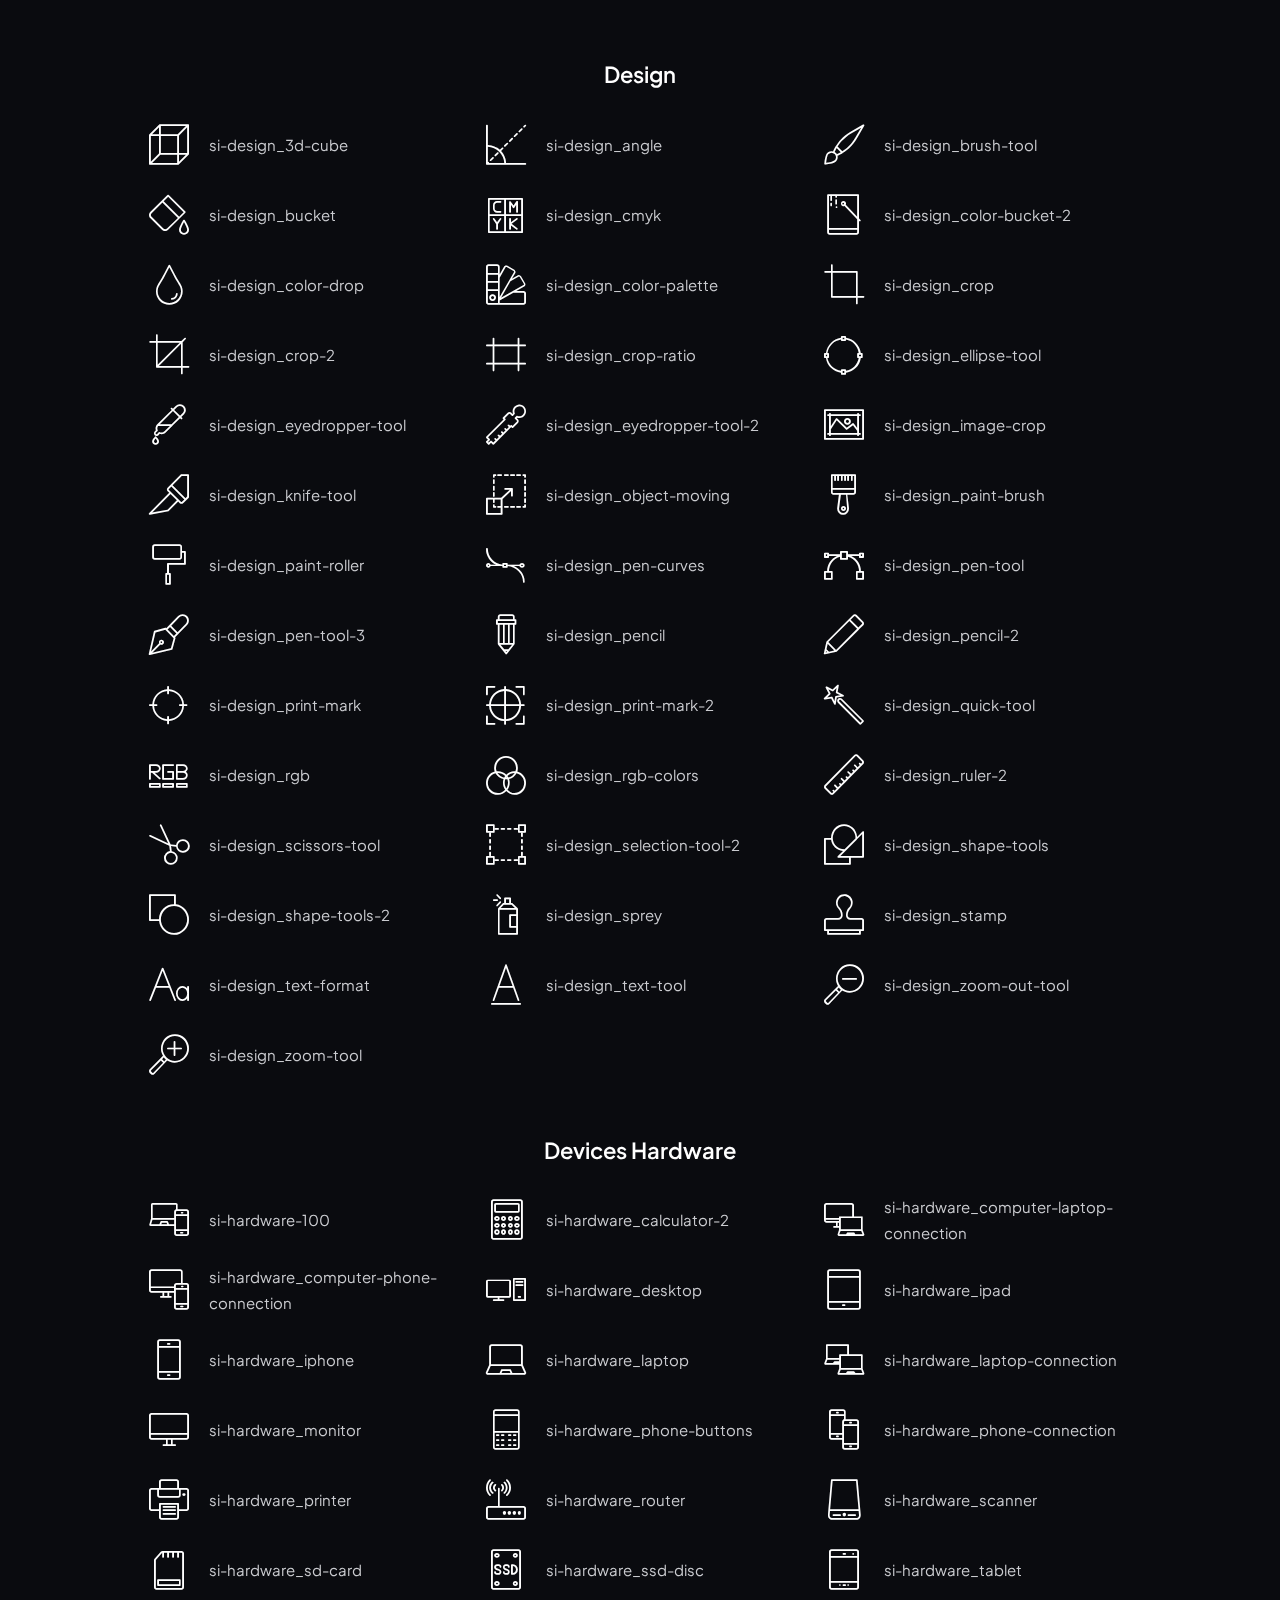
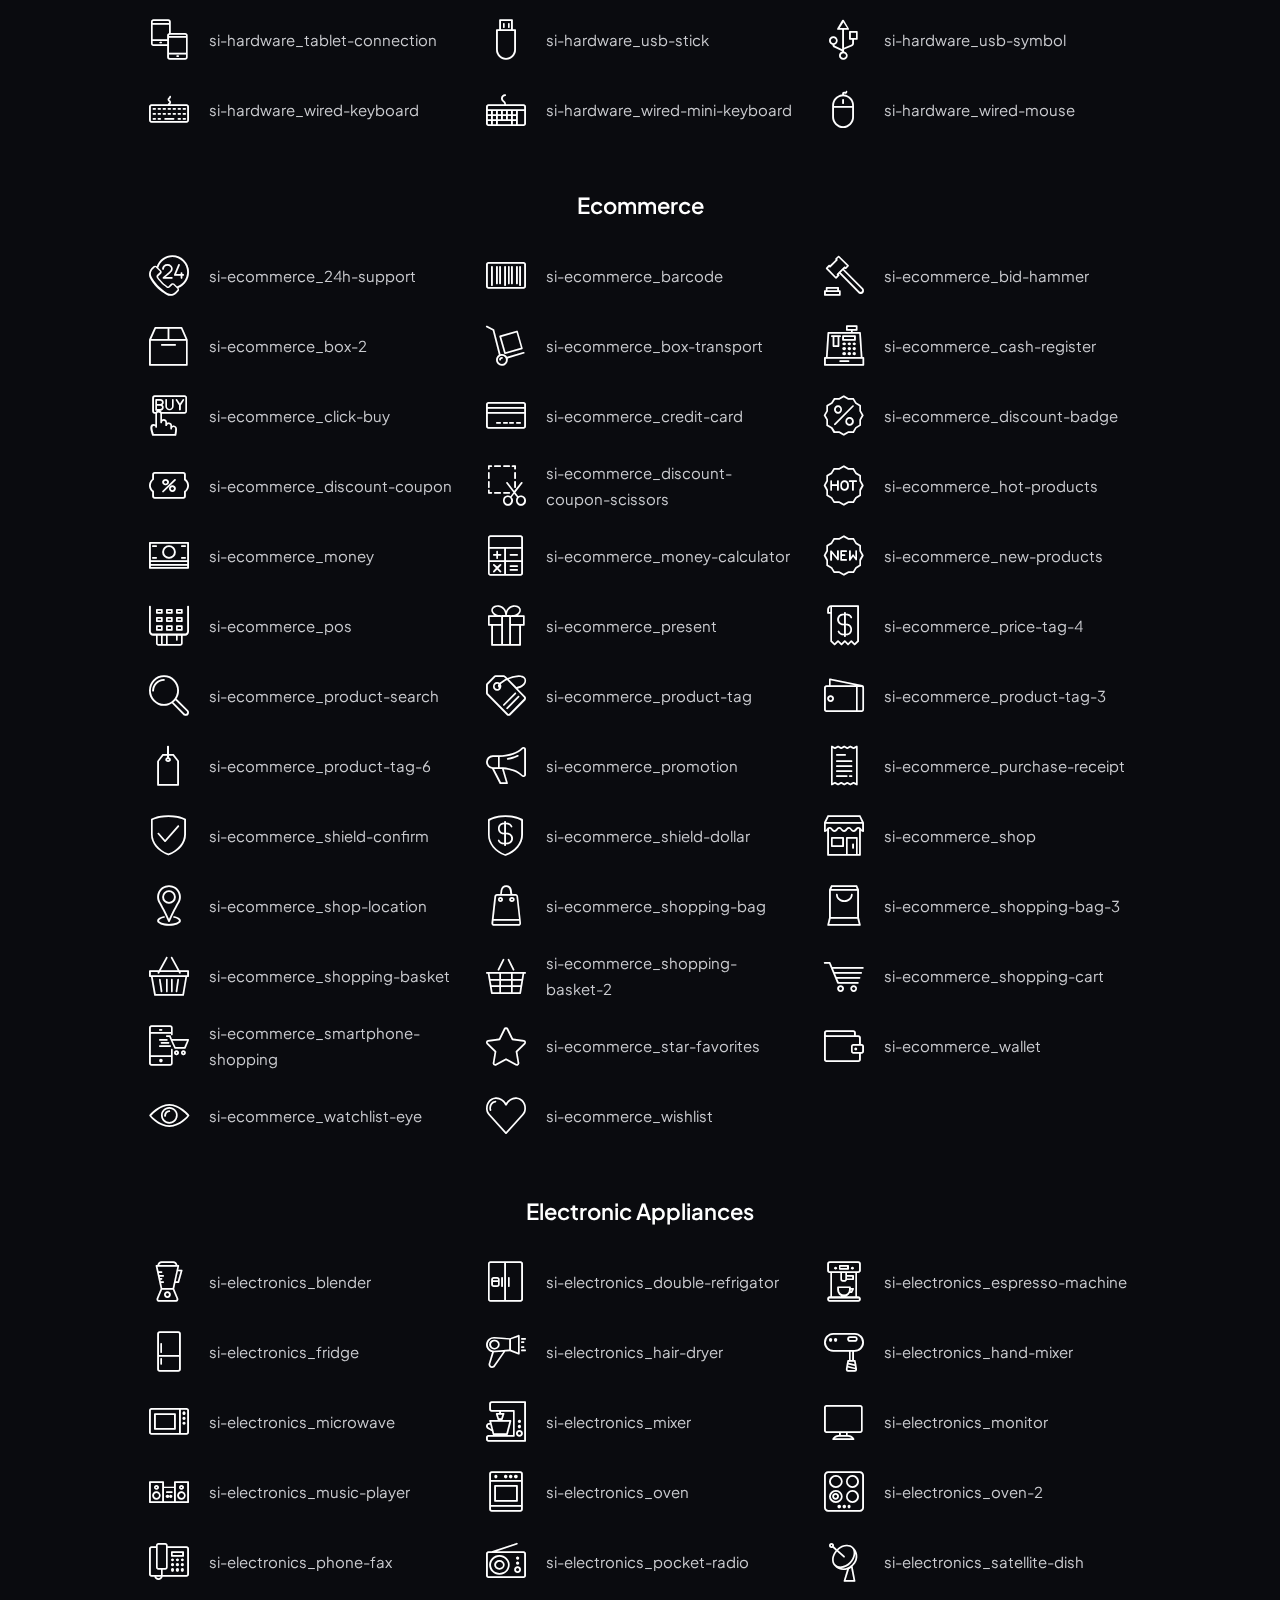
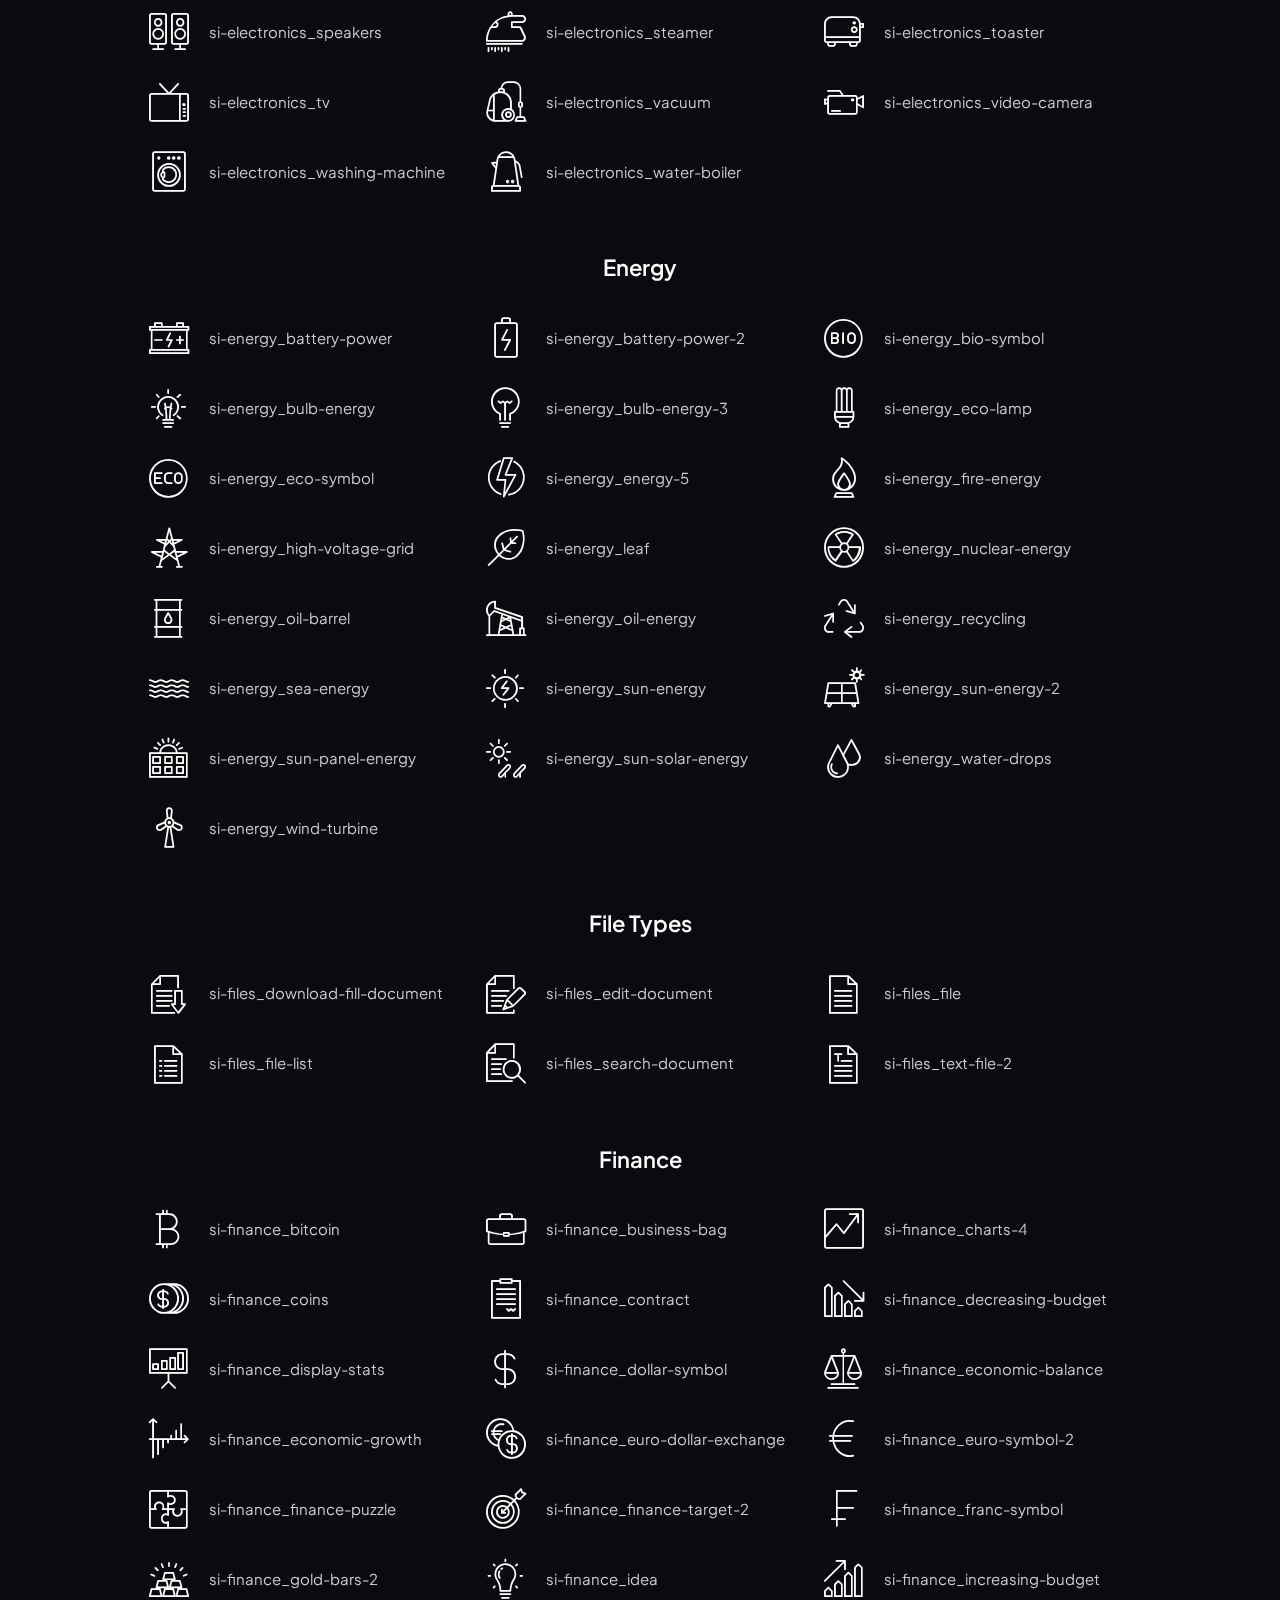
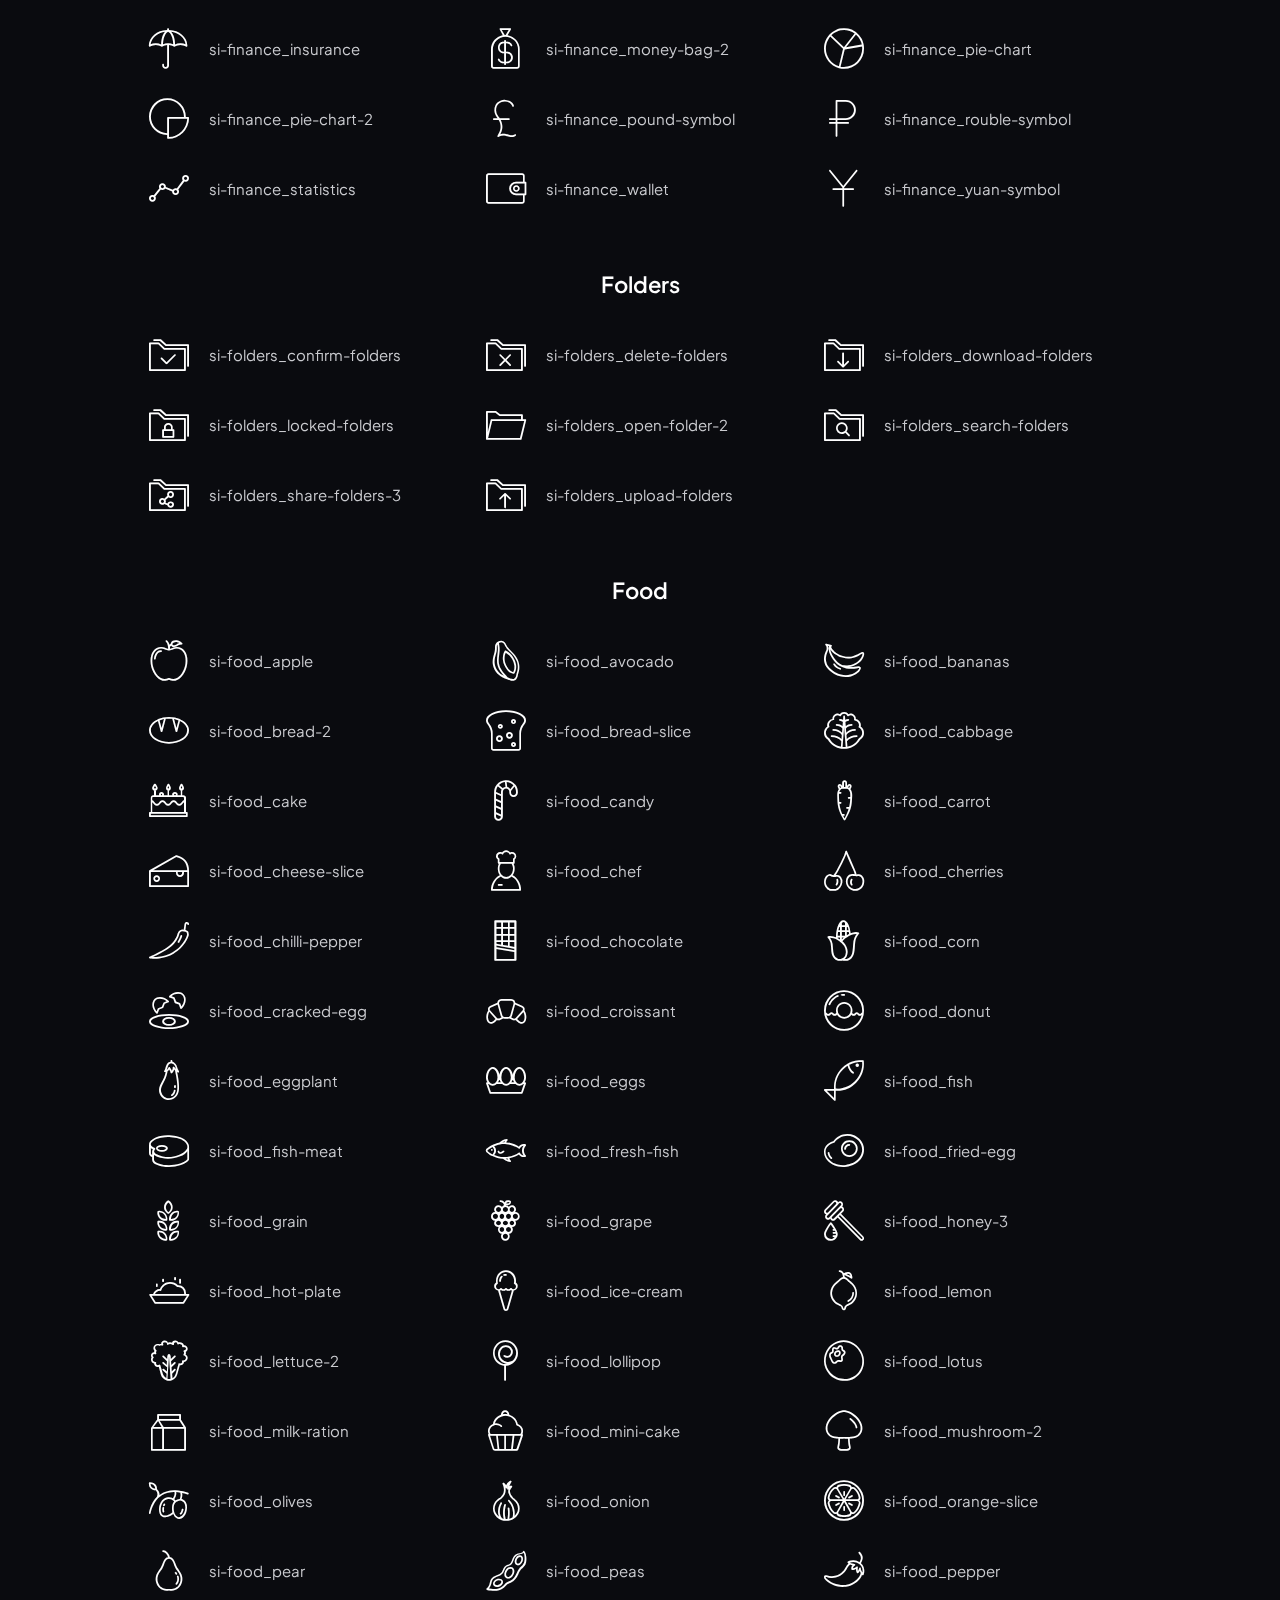
<file: icons-slim.html>
<!DOCTYPE html>
<html lang="en">

<head>
  <meta charset="utf-8">
  <meta name="viewport" content="width=device-width, initial-scale=1.0">
  <meta name="description" content="A gorgeous looking onepage site template suitable for photographers, visual artists, digital studios, freelancers that would like to showcase their portfolio beautifully.">
  <meta name="keywords" content="bootstrap 5, one page, responsive, photography, minimal, modern, gulp, sass">
  <meta name="author" content="elemis">
  <title>Locus - Photography One Page Bootstrap 5 Template</title>
  <link rel="shortcut icon" href="./assets/img/favicon.png">
  <link rel="stylesheet" href="./assets/css/plugins.css">
  <link rel="stylesheet" href="./assets/css/style.css">
</head>

<body>
  <div class="content-wrapper">
    <header class=" top-0 start-0 w-100">
      <nav class="navbar navbar-expand-lg classic  navbar-bg">
        <div class="container flex-lg-row flex-nowrap align-items-center">
          <div class="navbar-brand w-100">
            <a href="./index.html">
              <img src="./assets/img/logo.png" srcset="./assets/img/logo@2x.png 2x" alt="" />
            </a>
          </div>
          <div class="navbar-collapse offcanvas offcanvas-nav offcanvas-start">
            <div class="offcanvas-header d-lg-none">
              <a href="./index.html"><img src="./assets/img/logo.png" srcset="./assets/img/logo@2x.png 2x" alt="" /></a>
              <button type="button" class="btn btn-circle btn-white btn-close" data-bs-dismiss="offcanvas" aria-label="Close"></button>
            </div>
            <div class="offcanvas-body d-flex flex-column h-100">
              <ul class="navbar-nav">
                <li class="nav-item"><a class="nav-link  " href="./#home">Home</a></li>
                <li class="nav-item"><a class="nav-link " href="./#about">About</a></li>
                <li class="nav-item"><a class="nav-link " href="./#portfolio">Portfolio</a></li>
                <li class="nav-item"><a class="nav-link " href="./#gallery">Gallery</a></li>
                <li class="nav-item"><a class="nav-link " href="./#services">Services</a></li>
                <li class="nav-item"><a class="nav-link " href="./#contact">Contact</a></li>
                <li class="nav-item dropdown"><a class="nav-link dropdown-toggle active" href="#" data-bs-toggle="dropdown">Features</a>
                  <ul class="dropdown-menu">
                    <li class="nav-item"><a class="dropdown-item" href="index-light.html">Light Home</a></li>
                    <li class="nav-item">
                    <li class="nav-item"><a class="dropdown-item" href="elements.html">Elements</a></li>
                    <li class="nav-item"><a class="dropdown-item" href="typography.html">Typography</a></li>
                    <li class="nav-item"><a class="dropdown-item" href="icons-slim.html">Slim Icons</a></li>
                    <li class="nav-item"><a class="dropdown-item" href="icons-unicons.html">Unicons</a></li>
                    <li class="nav-item"><a class="dropdown-item" href="documentation.html">Documentation</a></li>
                </li>
                <li class="dropdown dropdown-submenu dropstart"><a class="dropdown-item dropdown-toggle" href="#" data-bs-toggle="dropdown">Submenu Left</a>
                  <ul class="dropdown-menu">
                    <li class="nav-item"><a class="dropdown-item" href="#">Menu item</a></li>
                    <li class="nav-item"><a class="dropdown-item" href="#">Menu item</a></li>
                  </ul>
                </li>
                <li class="dropdown dropdown-submenu dropend"><a class="dropdown-item dropdown-toggle" href="#" data-bs-toggle="dropdown">Submenu Right</a>
                  <ul class="dropdown-menu">
                    <li class="nav-item"><a class="dropdown-item" href="#">Menu item</a></li>
                    <li class="nav-item"><a class="dropdown-item" href="#">Menu item</a></li>
                  </ul>
                </li>
              </ul>
              </li>
              </ul>
              <!-- /.navbar-nav -->
              <div class="d-lg-none mt-auto pt-6 pb-6 order-4">
                <a href="mailto:#" class="link-body">info@locus.com</a>
                <br /> 00 (123) 456 78 90 <br />
                <nav class="nav social mt-4">
                  <a href="#" class="btn btn-circle btn-white btn-behance btn-sm"><i class="uil uil-behance"></i></a>
                  <a href="#" class="btn btn-circle btn-white btn-facebook-f btn-sm"><i class="uil uil-facebook-f"></i></a>
                  <a href="#" class="btn btn-circle btn-white btn-instagram btn-sm"><i class="uil uil-instagram"></i></a>
                </nav>
                <!-- /.social -->
              </div>
              <!-- /offcanvas-nav-other -->
            </div>
            <!-- /.offcanvas-body -->
          </div>
          <!-- /.navbar-collapse -->
          <div class="navbar-other w-100 d-flex ms-auto">
            <ul class="navbar-nav flex-row align-items-center ms-auto">
              <li class="nav-item">
                <nav class="nav social justify-content-end text-end">
                  <a href="#" class="btn btn-circle btn-white btn-behance btn-sm"><i class="uil uil-behance"></i></a>
                  <a href="#" class="btn btn-circle btn-white btn-facebook-f btn-sm"><i class="uil uil-facebook-f"></i></a>
                  <a href="#" class="btn btn-circle btn-white btn-instagram btn-sm"><i class="uil uil-instagram"></i></a>
                </nav>
                <!-- /.social -->
              </li>
              <li class="nav-item d-lg-none">
                <button class="hamburger offcanvas-nav-btn"><span></span></button>
              </li>
            </ul>
            <!-- /.navbar-nav -->
          </div>
          <!-- /.navbar-other -->
        </div>
        <!-- /.container -->
      </nav>
      <!-- /.navbar -->
    </header>
    <section>
      <div class="container pt-7 pb-15">
        <div class="card">
          <div class="card-body">
            <div class="row mb-8 text-center">
              <div class="col-xl-10 mx-auto">
                <h2 class="mb-3">Slim Icon Set</h2>
                <p class="lead px-xl-8">Below is the list of 1200 lined <strong class="text-white">font icons</strong> that come with Locus. All these <strong class="text-white">retina-ready</strong> icons can <strong class="text-white">easily</strong> be <strong class="text-white">styled</strong> by color, size, shadow, and anything possible with CSS.</p>
              </div>
              <!-- /column -->
            </div>
            <!-- /.row -->
            <section class="Alignment Text mb-9">
              <h3 class="text-center mb-4">Alignment Text</h3>
              <ul class="list-unstyled glyphs row">
                <li class="col-md-6 col-lg-4"><i class="si-alignment_align-all"></i>
                  <p>si-alignment_align-all</p>
                </li>
                <li class="col-md-6 col-lg-4"><i class="si-alignment_align-all-1"></i>
                  <p>si-alignment_align-all-1</p>
                </li>
                <li class="col-md-6 col-lg-4"><i class="si-alignment_align-justify-all"></i>
                  <p>si-alignment_align-justify-all</p>
                </li>
                <li class="col-md-6 col-lg-4"><i class="si-alignment_align-justify-center"></i>
                  <p>si-alignment_align-justify-center</p>
                </li>
                <li class="col-md-6 col-lg-4"><i class="si-alignment_align-justify-left"></i>
                  <p>si-alignment_align-justify-left</p>
                </li>
                <li class="col-md-6 col-lg-4"><i class="si-alignment_align-justify-right"></i>
                  <p>si-alignment_align-justify-right</p>
                </li>
                <li class="col-md-6 col-lg-4"><i class="si-alignment_bracket-symbols"></i>
                  <p>si-alignment_bracket-symbols</p>
                </li>
                <li class="col-md-6 col-lg-4"><i class="si-alignment_column-row-horizontal"></i>
                  <p>si-alignment_column-row-horizontal</p>
                </li>
                <li class="col-md-6 col-lg-4"><i class="si-alignment_column-row-vertical"></i>
                  <p>si-alignment_column-row-vertical</p>
                </li>
                <li class="col-md-6 col-lg-4"><i class="si-alignment_greater-less-than"></i>
                  <p>si-alignment_greater-less-than</p>
                </li>
                <li class="col-md-6 col-lg-4"><i class="si-alignment_grid-align"></i>
                  <p>si-alignment_grid-align</p>
                </li>
                <li class="col-md-6 col-lg-4"><i class="si-alignment_italic-text"></i>
                  <p>si-alignment_italic-text</p>
                </li>
                <li class="col-md-6 col-lg-4"><i class="si-alignment_last-place-symbol"></i>
                  <p>si-alignment_last-place-symbol</p>
                </li>
                <li class="col-md-6 col-lg-4"><i class="si-alignment_letter"></i>
                  <p>si-alignment_letter</p>
                </li>
                <li class="col-md-6 col-lg-4"><i class="si-alignment_letter-align-1"></i>
                  <p>si-alignment_letter-align-1</p>
                </li>
                <li class="col-md-6 col-lg-4"><i class="si-alignment_no-border"></i>
                  <p>si-alignment_no-border</p>
                </li>
                <li class="col-md-6 col-lg-4"><i class="si-alignment_pilcrow"></i>
                  <p>si-alignment_pilcrow</p>
                </li>
                <li class="col-md-6 col-lg-4"><i class="si-alignment_quote-marks"></i>
                  <p>si-alignment_quote-marks</p>
                </li>
                <li class="col-md-6 col-lg-4"><i class="si-alignment_text-align"></i>
                  <p>si-alignment_text-align</p>
                </li>
                <li class="col-md-6 col-lg-4"><i class="si-alignment_text-format"></i>
                  <p>si-alignment_text-format</p>
                </li>
                <li class="col-md-6 col-lg-4"><i class="si-alignment_text-list"></i>
                  <p>si-alignment_text-list</p>
                </li>
                <li class="col-md-6 col-lg-4"><i class="si-alignment_text-magnet"></i>
                  <p>si-alignment_text-magnet</p>
                </li>
                <li class="col-md-6 col-lg-4"><i class="si-alignment_text-media-list"></i>
                  <p>si-alignment_text-media-list</p>
                </li>
                <li class="col-md-6 col-lg-4"><i class="si-alignment_window-align"></i>
                  <p>si-alignment_window-align</p>
                </li>
                <li class="col-md-6 col-lg-4"><i class="si-alignment_window-align-center-top"></i>
                  <p>si-alignment_window-align-center-top</p>
                </li>
                <li class="col-md-6 col-lg-4"><i class="si-alignment_window-align-half-left"></i>
                  <p>si-alignment_window-align-half-left</p>
                </li>
                <li class="col-md-6 col-lg-4"><i class="si-alignment_window-align-left"></i>
                  <p>si-alignment_window-align-left</p>
                </li>
                <li class="col-md-6 col-lg-4"><i class="si-alignment_window-align-left-top"></i>
                  <p>si-alignment_window-align-left-top</p>
                </li>
                <li class="col-md-6 col-lg-4"><i class="si-alignment_window-align-quarter"></i>
                  <p>si-alignment_window-align-quarter</p>
                </li>
                <li class="col-md-6 col-lg-4"><i class="si-alignment_window-align-quarter-top"></i>
                  <p>si-alignment_window-align-quarter-top</p>
                </li>
                <li class="col-md-6 col-lg-4"><i class="si-alignment_window-align-right"></i>
                  <p>si-alignment_window-align-right</p>
                </li>
                <li class="col-md-6 col-lg-4"><i class="si-alignment_window-align-thirds-top"></i>
                  <p>si-alignment_window-align-thirds-top</p>
                </li>
              </ul>
            </section>
            <section class="Animals Pet mb-9">
              <h3 class="text-center mb-4">Animals Pet</h3>
              <ul class="list-unstyled glyphs row">
                <li class="col-md-6 col-lg-4"><i class="si-pet_cat"></i>
                  <p>si-pet_cat</p>
                </li>
                <li class="col-md-6 col-lg-4"><i class="si-pet_dog"></i>
                  <p>si-pet_dog</p>
                </li>
                <li class="col-md-6 col-lg-4"><i class="si-pet_dog-bone-2"></i>
                  <p>si-pet_dog-bone-2</p>
                </li>
                <li class="col-md-6 col-lg-4"><i class="si-pet_dog-house"></i>
                  <p>si-pet_dog-house</p>
                </li>
                <li class="col-md-6 col-lg-4"><i class="si-pet_empty-bowl"></i>
                  <p>si-pet_empty-bowl</p>
                </li>
                <li class="col-md-6 col-lg-4"><i class="si-pet_fish"></i>
                  <p>si-pet_fish</p>
                </li>
                <li class="col-md-6 col-lg-4"><i class="si-pet_orange-fish-bowl"></i>
                  <p>si-pet_orange-fish-bowl</p>
                </li>
                <li class="col-md-6 col-lg-4"><i class="si-pet_pet-food-bowl"></i>
                  <p>si-pet_pet-food-bowl</p>
                </li>
                <li class="col-md-6 col-lg-4"><i class="si-pet_pet-grooming"></i>
                  <p>si-pet_pet-grooming</p>
                </li>
                <li class="col-md-6 col-lg-4"><i class="si-pet_pet-heart-collar"></i>
                  <p>si-pet_pet-heart-collar</p>
                </li>
                <li class="col-md-6 col-lg-4"><i class="si-pet_pet-injection"></i>
                  <p>si-pet_pet-injection</p>
                </li>
                <li class="col-md-6 col-lg-4"><i class="si-pet_pet-necklace"></i>
                  <p>si-pet_pet-necklace</p>
                </li>
                <li class="col-md-6 col-lg-4"><i class="si-pet_pet-paw"></i>
                  <p>si-pet_pet-paw</p>
                </li>
                <li class="col-md-6 col-lg-4"><i class="si-pet_pet-tag"></i>
                  <p>si-pet_pet-tag</p>
                </li>
              </ul>
            </section>
            <section class="Arrows mb-9">
              <h3 class="text-center mb-4">Arrows</h3>
              <ul class="list-unstyled glyphs row">
                <li class="col-md-6 col-lg-4"><i class="si-arrows_arrow-box-inside"></i>
                  <p>si-arrows_arrow-box-inside</p>
                </li>
                <li class="col-md-6 col-lg-4"><i class="si-arrows_arrow-box-outside"></i>
                  <p>si-arrows_arrow-box-outside</p>
                </li>
                <li class="col-md-6 col-lg-4"><i class="si-arrows_arrow-interruption"></i>
                  <p>si-arrows_arrow-interruption</p>
                </li>
                <li class="col-md-6 col-lg-4"><i class="si-arrows_arrow-interruption-2"></i>
                  <p>si-arrows_arrow-interruption-2</p>
                </li>
                <li class="col-md-6 col-lg-4"><i class="si-arrows_arrow-line-down"></i>
                  <p>si-arrows_arrow-line-down</p>
                </li>
                <li class="col-md-6 col-lg-4"><i class="si-arrows_arrow-line-left"></i>
                  <p>si-arrows_arrow-line-left</p>
                </li>
                <li class="col-md-6 col-lg-4"><i class="si-arrows_arrow-line-left-corner"></i>
                  <p>si-arrows_arrow-line-left-corner</p>
                </li>
                <li class="col-md-6 col-lg-4"><i class="si-arrows_arrow-line-left-top-corner"></i>
                  <p>si-arrows_arrow-line-left-top-corner</p>
                </li>
                <li class="col-md-6 col-lg-4"><i class="si-arrows_arrow-line-right"></i>
                  <p>si-arrows_arrow-line-right</p>
                </li>
                <li class="col-md-6 col-lg-4"><i class="si-arrows_arrow-line-right-corner"></i>
                  <p>si-arrows_arrow-line-right-corner</p>
                </li>
                <li class="col-md-6 col-lg-4"><i class="si-arrows_arrow-line-right-top-corner"></i>
                  <p>si-arrows_arrow-line-right-top-corner</p>
                </li>
                <li class="col-md-6 col-lg-4"><i class="si-arrows_arrow-line-up"></i>
                  <p>si-arrows_arrow-line-up</p>
                </li>
                <li class="col-md-6 col-lg-4"><i class="si-arrows_arrows-rectangle"></i>
                  <p>si-arrows_arrows-rectangle</p>
                </li>
                <li class="col-md-6 col-lg-4"><i class="si-arrows_bow-arrow-top-left"></i>
                  <p>si-arrows_bow-arrow-top-left</p>
                </li>
                <li class="col-md-6 col-lg-4"><i class="si-arrows_double-arrow-down"></i>
                  <p>si-arrows_double-arrow-down</p>
                </li>
                <li class="col-md-6 col-lg-4"><i class="si-arrows_double-arrow-left"></i>
                  <p>si-arrows_double-arrow-left</p>
                </li>
                <li class="col-md-6 col-lg-4"><i class="si-arrows_double-arrow-right"></i>
                  <p>si-arrows_double-arrow-right</p>
                </li>
                <li class="col-md-6 col-lg-4"><i class="si-arrows_double-arrow-up"></i>
                  <p>si-arrows_double-arrow-up</p>
                </li>
                <li class="col-md-6 col-lg-4"><i class="si-arrows_down-arrow"></i>
                  <p>si-arrows_down-arrow</p>
                </li>
                <li class="col-md-6 col-lg-4"><i class="si-arrows_down-arrow-circle"></i>
                  <p>si-arrows_down-arrow-circle</p>
                </li>
                <li class="col-md-6 col-lg-4"><i class="si-arrows_down-arrow-closed"></i>
                  <p>si-arrows_down-arrow-closed</p>
                </li>
                <li class="col-md-6 col-lg-4"><i class="si-arrows_down-line-arrow-circle"></i>
                  <p>si-arrows_down-line-arrow-circle</p>
                </li>
                <li class="col-md-6 col-lg-4"><i class="si-arrows_download-arrow"></i>
                  <p>si-arrows_download-arrow</p>
                </li>
                <li class="col-md-6 col-lg-4"><i class="si-arrows_expand-all-directions"></i>
                  <p>si-arrows_expand-all-directions</p>
                </li>
                <li class="col-md-6 col-lg-4"><i class="si-arrows_expand-arrows-1"></i>
                  <p>si-arrows_expand-arrows-1</p>
                </li>
                <li class="col-md-6 col-lg-4"><i class="si-arrows_expand-arrows-2"></i>
                  <p>si-arrows_expand-arrows-2</p>
                </li>
                <li class="col-md-6 col-lg-4"><i class="si-arrows_expand-arrows-all-directions"></i>
                  <p>si-arrows_expand-arrows-all-directions</p>
                </li>
                <li class="col-md-6 col-lg-4"><i class="si-arrows_expand-target"></i>
                  <p>si-arrows_expand-target</p>
                </li>
                <li class="col-md-6 col-lg-4"><i class="si-arrows_increasing-arrows"></i>
                  <p>si-arrows_increasing-arrows</p>
                </li>
                <li class="col-md-6 col-lg-4"><i class="si-arrows_left-arrow"></i>
                  <p>si-arrows_left-arrow</p>
                </li>
                <li class="col-md-6 col-lg-4"><i class="si-arrows_left-arrow-circle"></i>
                  <p>si-arrows_left-arrow-circle</p>
                </li>
                <li class="col-md-6 col-lg-4"><i class="si-arrows_left-arrow-closed"></i>
                  <p>si-arrows_left-arrow-closed</p>
                </li>
                <li class="col-md-6 col-lg-4"><i class="si-arrows_left-line-arrow-circle"></i>
                  <p>si-arrows_left-line-arrow-circle</p>
                </li>
                <li class="col-md-6 col-lg-4"><i class="si-arrows_left-right-align"></i>
                  <p>si-arrows_left-right-align</p>
                </li>
                <li class="col-md-6 col-lg-4"><i class="si-arrows_minimize"></i>
                  <p>si-arrows_minimize</p>
                </li>
                <li class="col-md-6 col-lg-4"><i class="si-arrows_minimize-arrows-3"></i>
                  <p>si-arrows_minimize-arrows-3</p>
                </li>
                <li class="col-md-6 col-lg-4"><i class="si-arrows_minimize-line-arrows-3"></i>
                  <p>si-arrows_minimize-line-arrows-3</p>
                </li>
                <li class="col-md-6 col-lg-4"><i class="si-arrows_refresh"></i>
                  <p>si-arrows_refresh</p>
                </li>
                <li class="col-md-6 col-lg-4"><i class="si-arrows_refresh-3"></i>
                  <p>si-arrows_refresh-3</p>
                </li>
                <li class="col-md-6 col-lg-4"><i class="si-arrows_right-arrow"></i>
                  <p>si-arrows_right-arrow</p>
                </li>
                <li class="col-md-6 col-lg-4"><i class="si-arrows_right-arrow-circle"></i>
                  <p>si-arrows_right-arrow-circle</p>
                </li>
                <li class="col-md-6 col-lg-4"><i class="si-arrows_right-arrow-closed"></i>
                  <p>si-arrows_right-arrow-closed</p>
                </li>
                <li class="col-md-6 col-lg-4"><i class="si-arrows_right-line-arrow-circle"></i>
                  <p>si-arrows_right-line-arrow-circle</p>
                </li>
                <li class="col-md-6 col-lg-4"><i class="si-arrows_right-ways-2"></i>
                  <p>si-arrows_right-ways-2</p>
                </li>
                <li class="col-md-6 col-lg-4"><i class="si-arrows_up-arrow"></i>
                  <p>si-arrows_up-arrow</p>
                </li>
                <li class="col-md-6 col-lg-4"><i class="si-arrows_up-arrow-circle"></i>
                  <p>si-arrows_up-arrow-circle</p>
                </li>
                <li class="col-md-6 col-lg-4"><i class="si-arrows_up-arrow-closed"></i>
                  <p>si-arrows_up-arrow-closed</p>
                </li>
                <li class="col-md-6 col-lg-4"><i class="si-arrows_up-line-arrow-circle"></i>
                  <p>si-arrows_up-line-arrow-circle</p>
                </li>
                <li class="col-md-6 col-lg-4"><i class="si-arrows_upload-arrow"></i>
                  <p>si-arrows_upload-arrow</p>
                </li>
              </ul>
            </section>
            <section class="Badges Symbols mb-9">
              <h3 class="text-center mb-4">Badges Symbols</h3>
              <ul class="list-unstyled glyphs row">
                <li class="col-md-6 col-lg-4"><i class="si-badges_badge-2"></i>
                  <p>si-badges_badge-2</p>
                </li>
                <li class="col-md-6 col-lg-4"><i class="si-badges_badge-8"></i>
                  <p>si-badges_badge-8</p>
                </li>
                <li class="col-md-6 col-lg-4"><i class="si-badges_badge-9"></i>
                  <p>si-badges_badge-9</p>
                </li>
                <li class="col-md-6 col-lg-4"><i class="si-badges_badge-shield"></i>
                  <p>si-badges_badge-shield</p>
                </li>
                <li class="col-md-6 col-lg-4"><i class="si-badges_badge-shield-2"></i>
                  <p>si-badges_badge-shield-2</p>
                </li>
                <li class="col-md-6 col-lg-4"><i class="si-badges_christianity"></i>
                  <p>si-badges_christianity</p>
                </li>
                <li class="col-md-6 col-lg-4"><i class="si-badges_fire-symbol"></i>
                  <p>si-badges_fire-symbol</p>
                </li>
                <li class="col-md-6 col-lg-4"><i class="si-badges_medal-sign"></i>
                  <p>si-badges_medal-sign</p>
                </li>
                <li class="col-md-6 col-lg-4"><i class="si-badges_post-card"></i>
                  <p>si-badges_post-card</p>
                </li>
                <li class="col-md-6 col-lg-4"><i class="si-badges_ribbon-2"></i>
                  <p>si-badges_ribbon-2</p>
                </li>
                <li class="col-md-6 col-lg-4"><i class="si-badges_ribbon-3"></i>
                  <p>si-badges_ribbon-3</p>
                </li>
                <li class="col-md-6 col-lg-4"><i class="si-badges_ribbon-5"></i>
                  <p>si-badges_ribbon-5</p>
                </li>
                <li class="col-md-6 col-lg-4"><i class="si-badges_water-symbol"></i>
                  <p>si-badges_water-symbol</p>
                </li>
              </ul>
            </section>
            <section class="Building Landmarks mb-9">
              <h3 class="text-center mb-4">Building Landmarks</h3>
              <ul class="list-unstyled glyphs row">
                <li class="col-md-6 col-lg-4"><i class="si-building_appartment"></i>
                  <p>si-building_appartment</p>
                </li>
                <li class="col-md-6 col-lg-4"><i class="si-building_appartment-2"></i>
                  <p>si-building_appartment-2</p>
                </li>
                <li class="col-md-6 col-lg-4"><i class="si-building_appartment-3"></i>
                  <p>si-building_appartment-3</p>
                </li>
                <li class="col-md-6 col-lg-4"><i class="si-building_castle"></i>
                  <p>si-building_castle</p>
                </li>
                <li class="col-md-6 col-lg-4"><i class="si-building_castle-tower"></i>
                  <p>si-building_castle-tower</p>
                </li>
                <li class="col-md-6 col-lg-4"><i class="si-building_church"></i>
                  <p>si-building_church</p>
                </li>
                <li class="col-md-6 col-lg-4"><i class="si-building_city-hall"></i>
                  <p>si-building_city-hall</p>
                </li>
                <li class="col-md-6 col-lg-4"><i class="si-building_country-home"></i>
                  <p>si-building_country-home</p>
                </li>
                <li class="col-md-6 col-lg-4"><i class="si-building_country-home-2"></i>
                  <p>si-building_country-home-2</p>
                </li>
                <li class="col-md-6 col-lg-4"><i class="si-building_country-warehouse"></i>
                  <p>si-building_country-warehouse</p>
                </li>
                <li class="col-md-6 col-lg-4"><i class="si-building_factory-2"></i>
                  <p>si-building_factory-2</p>
                </li>
                <li class="col-md-6 col-lg-4"><i class="si-building_forge"></i>
                  <p>si-building_forge</p>
                </li>
                <li class="col-md-6 col-lg-4"><i class="si-building_garage"></i>
                  <p>si-building_garage</p>
                </li>
                <li class="col-md-6 col-lg-4"><i class="si-building_government-building"></i>
                  <p>si-building_government-building</p>
                </li>
                <li class="col-md-6 col-lg-4"><i class="si-building_guard-tower"></i>
                  <p>si-building_guard-tower</p>
                </li>
                <li class="col-md-6 col-lg-4"><i class="si-building_home"></i>
                  <p>si-building_home</p>
                </li>
                <li class="col-md-6 col-lg-4"><i class="si-building_home-2"></i>
                  <p>si-building_home-2</p>
                </li>
                <li class="col-md-6 col-lg-4"><i class="si-building_home-add"></i>
                  <p>si-building_home-add</p>
                </li>
                <li class="col-md-6 col-lg-4"><i class="si-building_home-discount-2"></i>
                  <p>si-building_home-discount-2</p>
                </li>
                <li class="col-md-6 col-lg-4"><i class="si-building_home-search-2"></i>
                  <p>si-building_home-search-2</p>
                </li>
                <li class="col-md-6 col-lg-4"><i class="si-building_home-value-3"></i>
                  <p>si-building_home-value-3</p>
                </li>
                <li class="col-md-6 col-lg-4"><i class="si-building_home-value-increase"></i>
                  <p>si-building_home-value-increase</p>
                </li>
                <li class="col-md-6 col-lg-4"><i class="si-building_hospital"></i>
                  <p>si-building_hospital</p>
                </li>
                <li class="col-md-6 col-lg-4"><i class="si-building_hospital-2"></i>
                  <p>si-building_hospital-2</p>
                </li>
                <li class="col-md-6 col-lg-4"><i class="si-building_large-factory"></i>
                  <p>si-building_large-factory</p>
                </li>
                <li class="col-md-6 col-lg-4"><i class="si-building_mosque"></i>
                  <p>si-building_mosque</p>
                </li>
                <li class="col-md-6 col-lg-4"><i class="si-building_observatory"></i>
                  <p>si-building_observatory</p>
                </li>
                <li class="col-md-6 col-lg-4"><i class="si-building_office-building-block"></i>
                  <p>si-building_office-building-block</p>
                </li>
                <li class="col-md-6 col-lg-4"><i class="si-building_office-tower"></i>
                  <p>si-building_office-tower</p>
                </li>
                <li class="col-md-6 col-lg-4"><i class="si-building_official-building-3"></i>
                  <p>si-building_official-building-3</p>
                </li>
                <li class="col-md-6 col-lg-4"><i class="si-building_official-building-4"></i>
                  <p>si-building_official-building-4</p>
                </li>
                <li class="col-md-6 col-lg-4"><i class="si-building_pantheon"></i>
                  <p>si-building_pantheon</p>
                </li>
                <li class="col-md-6 col-lg-4"><i class="si-building_post-office"></i>
                  <p>si-building_post-office</p>
                </li>
                <li class="col-md-6 col-lg-4"><i class="si-building_resident-block"></i>
                  <p>si-building_resident-block</p>
                </li>
                <li class="col-md-6 col-lg-4"><i class="si-building_resident-block-2"></i>
                  <p>si-building_resident-block-2</p>
                </li>
                <li class="col-md-6 col-lg-4"><i class="si-building_school"></i>
                  <p>si-building_school</p>
                </li>
                <li class="col-md-6 col-lg-4"><i class="si-building_shop-board"></i>
                  <p>si-building_shop-board</p>
                </li>
                <li class="col-md-6 col-lg-4"><i class="si-building_small-home-2"></i>
                  <p>si-building_small-home-2</p>
                </li>
                <li class="col-md-6 col-lg-4"><i class="si-building_small-shop"></i>
                  <p>si-building_small-shop</p>
                </li>
                <li class="col-md-6 col-lg-4"><i class="si-building_tower"></i>
                  <p>si-building_tower</p>
                </li>
                <li class="col-md-6 col-lg-4"><i class="si-building_university"></i>
                  <p>si-building_university</p>
                </li>
                <li class="col-md-6 col-lg-4"><i class="si-building_university-2"></i>
                  <p>si-building_university-2</p>
                </li>
                <li class="col-md-6 col-lg-4"><i class="si-building_windmill"></i>
                  <p>si-building_windmill</p>
                </li>
              </ul>
            </section>
            <section class="Cafe Restaurant mb-9">
              <h3 class="text-center mb-4">Cafe Restaurant</h3>
              <ul class="list-unstyled glyphs row">
                <li class="col-md-6 col-lg-4"><i class="si-cafe_asian-dish-rice"></i>
                  <p>si-cafe_asian-dish-rice</p>
                </li>
                <li class="col-md-6 col-lg-4"><i class="si-cafe_beer-bottle"></i>
                  <p>si-cafe_beer-bottle</p>
                </li>
                <li class="col-md-6 col-lg-4"><i class="si-cafe_beer-classic-glass"></i>
                  <p>si-cafe_beer-classic-glass</p>
                </li>
                <li class="col-md-6 col-lg-4"><i class="si-cafe_beer-glass"></i>
                  <p>si-cafe_beer-glass</p>
                </li>
                <li class="col-md-6 col-lg-4"><i class="si-cafe_beer-glass-bottle"></i>
                  <p>si-cafe_beer-glass-bottle</p>
                </li>
                <li class="col-md-6 col-lg-4"><i class="si-cafe_beer-soda-can"></i>
                  <p>si-cafe_beer-soda-can</p>
                </li>
                <li class="col-md-6 col-lg-4"><i class="si-cafe_bottle-glass"></i>
                  <p>si-cafe_bottle-glass</p>
                </li>
                <li class="col-md-6 col-lg-4"><i class="si-cafe_bottle-opener"></i>
                  <p>si-cafe_bottle-opener</p>
                </li>
                <li class="col-md-6 col-lg-4"><i class="si-cafe_burger"></i>
                  <p>si-cafe_burger</p>
                </li>
                <li class="col-md-6 col-lg-4"><i class="si-cafe_candles"></i>
                  <p>si-cafe_candles</p>
                </li>
                <li class="col-md-6 col-lg-4"><i class="si-cafe_chairs-table"></i>
                  <p>si-cafe_chairs-table</p>
                </li>
                <li class="col-md-6 col-lg-4"><i class="si-cafe_champagne"></i>
                  <p>si-cafe_champagne</p>
                </li>
                <li class="col-md-6 col-lg-4"><i class="si-cafe_chef-hat"></i>
                  <p>si-cafe_chef-hat</p>
                </li>
                <li class="col-md-6 col-lg-4"><i class="si-cafe_chicken-meat"></i>
                  <p>si-cafe_chicken-meat</p>
                </li>
                <li class="col-md-6 col-lg-4"><i class="si-cafe_coctail-drink"></i>
                  <p>si-cafe_coctail-drink</p>
                </li>
                <li class="col-md-6 col-lg-4"><i class="si-cafe_coffee-take-away-2"></i>
                  <p>si-cafe_coffee-take-away-2</p>
                </li>
                <li class="col-md-6 col-lg-4"><i class="si-cafe_cup-2"></i>
                  <p>si-cafe_cup-2</p>
                </li>
                <li class="col-md-6 col-lg-4"><i class="si-cafe_dining-invoice"></i>
                  <p>si-cafe_dining-invoice</p>
                </li>
                <li class="col-md-6 col-lg-4"><i class="si-cafe_fork"></i>
                  <p>si-cafe_fork</p>
                </li>
                <li class="col-md-6 col-lg-4"><i class="si-cafe_fork-knife"></i>
                  <p>si-cafe_fork-knife</p>
                </li>
                <li class="col-md-6 col-lg-4"><i class="si-cafe_fork-knife-sign"></i>
                  <p>si-cafe_fork-knife-sign</p>
                </li>
                <li class="col-md-6 col-lg-4"><i class="si-cafe_fork-spoon-knife"></i>
                  <p>si-cafe_fork-spoon-knife</p>
                </li>
                <li class="col-md-6 col-lg-4"><i class="si-cafe_french-coffee"></i>
                  <p>si-cafe_french-coffee</p>
                </li>
                <li class="col-md-6 col-lg-4"><i class="si-cafe_french-fries"></i>
                  <p>si-cafe_french-fries</p>
                </li>
                <li class="col-md-6 col-lg-4"><i class="si-cafe_glass-ice"></i>
                  <p>si-cafe_glass-ice</p>
                </li>
                <li class="col-md-6 col-lg-4"><i class="si-cafe_hot-bowl"></i>
                  <p>si-cafe_hot-bowl</p>
                </li>
                <li class="col-md-6 col-lg-4"><i class="si-cafe_hot-coffee"></i>
                  <p>si-cafe_hot-coffee</p>
                </li>
                <li class="col-md-6 col-lg-4"><i class="si-cafe_hot-cup"></i>
                  <p>si-cafe_hot-cup</p>
                </li>
                <li class="col-md-6 col-lg-4"><i class="si-cafe_ice-cream"></i>
                  <p>si-cafe_ice-cream</p>
                </li>
                <li class="col-md-6 col-lg-4"><i class="si-cafe_ice-cream-glass"></i>
                  <p>si-cafe_ice-cream-glass</p>
                </li>
                <li class="col-md-6 col-lg-4"><i class="si-cafe_knife"></i>
                  <p>si-cafe_knife</p>
                </li>
                <li class="col-md-6 col-lg-4"><i class="si-cafe_margarita-drink"></i>
                  <p>si-cafe_margarita-drink</p>
                </li>
                <li class="col-md-6 col-lg-4"><i class="si-cafe_menu"></i>
                  <p>si-cafe_menu</p>
                </li>
                <li class="col-md-6 col-lg-4"><i class="si-cafe_mustard"></i>
                  <p>si-cafe_mustard</p>
                </li>
                <li class="col-md-6 col-lg-4"><i class="si-cafe_mustard-ketchup"></i>
                  <p>si-cafe_mustard-ketchup</p>
                </li>
                <li class="col-md-6 col-lg-4"><i class="si-cafe_no-smoking"></i>
                  <p>si-cafe_no-smoking</p>
                </li>
                <li class="col-md-6 col-lg-4"><i class="si-cafe_open-shop"></i>
                  <p>si-cafe_open-shop</p>
                </li>
                <li class="col-md-6 col-lg-4"><i class="si-cafe_pizza-slice"></i>
                  <p>si-cafe_pizza-slice</p>
                </li>
                <li class="col-md-6 col-lg-4"><i class="si-cafe_pot"></i>
                  <p>si-cafe_pot</p>
                </li>
                <li class="col-md-6 col-lg-4"><i class="si-cafe_restaurant-catalog"></i>
                  <p>si-cafe_restaurant-catalog</p>
                </li>
                <li class="col-md-6 col-lg-4"><i class="si-cafe_salt-pepper"></i>
                  <p>si-cafe_salt-pepper</p>
                </li>
                <li class="col-md-6 col-lg-4"><i class="si-cafe_sausage"></i>
                  <p>si-cafe_sausage</p>
                </li>
                <li class="col-md-6 col-lg-4"><i class="si-cafe_serving-plate"></i>
                  <p>si-cafe_serving-plate</p>
                </li>
                <li class="col-md-6 col-lg-4"><i class="si-cafe_serving-plate-hand"></i>
                  <p>si-cafe_serving-plate-hand</p>
                </li>
                <li class="col-md-6 col-lg-4"><i class="si-cafe_small-cake"></i>
                  <p>si-cafe_small-cake</p>
                </li>
                <li class="col-md-6 col-lg-4"><i class="si-cafe_smoking-allowed"></i>
                  <p>si-cafe_smoking-allowed</p>
                </li>
                <li class="col-md-6 col-lg-4"><i class="si-cafe_soda-cup"></i>
                  <p>si-cafe_soda-cup</p>
                </li>
                <li class="col-md-6 col-lg-4"><i class="si-cafe_spoon"></i>
                  <p>si-cafe_spoon</p>
                </li>
                <li class="col-md-6 col-lg-4"><i class="si-cafe_take-away-coffee-4"></i>
                  <p>si-cafe_take-away-coffee-4</p>
                </li>
                <li class="col-md-6 col-lg-4"><i class="si-cafe_take-away-drink-2"></i>
                  <p>si-cafe_take-away-drink-2</p>
                </li>
                <li class="col-md-6 col-lg-4"><i class="si-cafe_tea-bag"></i>
                  <p>si-cafe_tea-bag</p>
                </li>
                <li class="col-md-6 col-lg-4"><i class="si-cafe_turkish-coffee"></i>
                  <p>si-cafe_turkish-coffee</p>
                </li>
                <li class="col-md-6 col-lg-4"><i class="si-cafe_water-bottle"></i>
                  <p>si-cafe_water-bottle</p>
                </li>
                <li class="col-md-6 col-lg-4"><i class="si-cafe_wine-glass"></i>
                  <p>si-cafe_wine-glass</p>
                </li>
              </ul>
            </section>
            <section class="Calendar Time mb-9">
              <h3 class="text-center mb-4">Calendar Time</h3>
              <ul class="list-unstyled glyphs row">
                <li class="col-md-6 col-lg-4"><i class="si-calendar_1st-month"></i>
                  <p>si-calendar_1st-month</p>
                </li>
                <li class="col-md-6 col-lg-4"><i class="si-calendar_alarm-bell-2"></i>
                  <p>si-calendar_alarm-bell-2</p>
                </li>
                <li class="col-md-6 col-lg-4"><i class="si-calendar_alarm-bell-active-2"></i>
                  <p>si-calendar_alarm-bell-active-2</p>
                </li>
                <li class="col-md-6 col-lg-4"><i class="si-calendar_alarm-bell-disable"></i>
                  <p>si-calendar_alarm-bell-disable</p>
                </li>
                <li class="col-md-6 col-lg-4"><i class="si-calendar_alarm-clock-2"></i>
                  <p>si-calendar_alarm-clock-2</p>
                </li>
                <li class="col-md-6 col-lg-4"><i class="si-calendar_calendar-14"></i>
                  <p>si-calendar_calendar-14</p>
                </li>
                <li class="col-md-6 col-lg-4"><i class="si-calendar_calendar-17"></i>
                  <p>si-calendar_calendar-17</p>
                </li>
                <li class="col-md-6 col-lg-4"><i class="si-calendar_calendar-days"></i>
                  <p>si-calendar_calendar-days</p>
                </li>
                <li class="col-md-6 col-lg-4"><i class="si-calendar_sand-clock-2"></i>
                  <p>si-calendar_sand-clock-2</p>
                </li>
                <li class="col-md-6 col-lg-4"><i class="si-calendar_stopwatch"></i>
                  <p>si-calendar_stopwatch</p>
                </li>
                <li class="col-md-6 col-lg-4"><i class="si-calendar_table-clock-alarm"></i>
                  <p>si-calendar_table-clock-alarm</p>
                </li>
                <li class="col-md-6 col-lg-4"><i class="si-calendar_trumpet"></i>
                  <p>si-calendar_trumpet</p>
                </li>
                <li class="col-md-6 col-lg-4"><i class="si-calendar_wall-clock-2"></i>
                  <p>si-calendar_wall-clock-2</p>
                </li>
                <li class="col-md-6 col-lg-4"><i class="si-calendar_wrist-watch"></i>
                  <p>si-calendar_wrist-watch</p>
                </li>
              </ul>
            </section>
            <section class="Camping mb-9">
              <h3 class="text-center mb-4">Camping</h3>
              <ul class="list-unstyled glyphs row">
                <li class="col-md-6 col-lg-4"><i class="si-camping_barbecue-grill-2"></i>
                  <p>si-camping_barbecue-grill-2</p>
                </li>
                <li class="col-md-6 col-lg-4"><i class="si-camping_bath-tissue"></i>
                  <p>si-camping_bath-tissue</p>
                </li>
                <li class="col-md-6 col-lg-4"><i class="si-camping_binoculars"></i>
                  <p>si-camping_binoculars</p>
                </li>
                <li class="col-md-6 col-lg-4"><i class="si-camping_binoculars-2"></i>
                  <p>si-camping_binoculars-2</p>
                </li>
                <li class="col-md-6 col-lg-4"><i class="si-camping_camping-bag-2"></i>
                  <p>si-camping_camping-bag-2</p>
                </li>
                <li class="col-md-6 col-lg-4"><i class="si-camping_camping-car"></i>
                  <p>si-camping_camping-car</p>
                </li>
                <li class="col-md-6 col-lg-4"><i class="si-camping_camping-tent"></i>
                  <p>si-camping_camping-tent</p>
                </li>
                <li class="col-md-6 col-lg-4"><i class="si-camping_compass"></i>
                  <p>si-camping_compass</p>
                </li>
                <li class="col-md-6 col-lg-4"><i class="si-camping_direction"></i>
                  <p>si-camping_direction</p>
                </li>
                <li class="col-md-6 col-lg-4"><i class="si-camping_fire"></i>
                  <p>si-camping_fire</p>
                </li>
                <li class="col-md-6 col-lg-4"><i class="si-camping_first-aid-bag"></i>
                  <p>si-camping_first-aid-bag</p>
                </li>
                <li class="col-md-6 col-lg-4"><i class="si-camping_forest-camping"></i>
                  <p>si-camping_forest-camping</p>
                </li>
                <li class="col-md-6 col-lg-4"><i class="si-camping_kayak"></i>
                  <p>si-camping_kayak</p>
                </li>
                <li class="col-md-6 col-lg-4"><i class="si-camping_life-jacket"></i>
                  <p>si-camping_life-jacket</p>
                </li>
                <li class="col-md-6 col-lg-4"><i class="si-camping_life-preserver"></i>
                  <p>si-camping_life-preserver</p>
                </li>
                <li class="col-md-6 col-lg-4"><i class="si-camping_lighter"></i>
                  <p>si-camping_lighter</p>
                </li>
                <li class="col-md-6 col-lg-4"><i class="si-camping_liquid-bottle"></i>
                  <p>si-camping_liquid-bottle</p>
                </li>
                <li class="col-md-6 col-lg-4"><i class="si-camping_map"></i>
                  <p>si-camping_map</p>
                </li>
                <li class="col-md-6 col-lg-4"><i class="si-camping_map-route"></i>
                  <p>si-camping_map-route</p>
                </li>
                <li class="col-md-6 col-lg-4"><i class="si-camping_military-tent"></i>
                  <p>si-camping_military-tent</p>
                </li>
                <li class="col-md-6 col-lg-4"><i class="si-camping_mountains"></i>
                  <p>si-camping_mountains</p>
                </li>
                <li class="col-md-6 col-lg-4"><i class="si-camping_parachute-2"></i>
                  <p>si-camping_parachute-2</p>
                </li>
                <li class="col-md-6 col-lg-4"><i class="si-camping_pines-nature"></i>
                  <p>si-camping_pines-nature</p>
                </li>
                <li class="col-md-6 col-lg-4"><i class="si-camping_place-in-map"></i>
                  <p>si-camping_place-in-map</p>
                </li>
                <li class="col-md-6 col-lg-4"><i class="si-camping_place-map"></i>
                  <p>si-camping_place-map</p>
                </li>
                <li class="col-md-6 col-lg-4"><i class="si-camping_road-sign"></i>
                  <p>si-camping_road-sign</p>
                </li>
                <li class="col-md-6 col-lg-4"><i class="si-camping_shower"></i>
                  <p>si-camping_shower</p>
                </li>
                <li class="col-md-6 col-lg-4"><i class="si-camping_skull-cap"></i>
                  <p>si-camping_skull-cap</p>
                </li>
                <li class="col-md-6 col-lg-4"><i class="si-camping_swiss-knife"></i>
                  <p>si-camping_swiss-knife</p>
                </li>
                <li class="col-md-6 col-lg-4"><i class="si-camping_torch"></i>
                  <p>si-camping_torch</p>
                </li>
                <li class="col-md-6 col-lg-4"><i class="si-camping_trailer"></i>
                  <p>si-camping_trailer</p>
                </li>
              </ul>
            </section>
            <section class="Chat mb-9">
              <h3 class="text-center mb-4">Chat</h3>
              <ul class="list-unstyled glyphs row">
                <li class="col-md-6 col-lg-4"><i class="si-chat_chat"></i>
                  <p>si-chat_chat</p>
                </li>
                <li class="col-md-6 col-lg-4"><i class="si-chat_chat-2"></i>
                  <p>si-chat_chat-2</p>
                </li>
                <li class="col-md-6 col-lg-4"><i class="si-chat_chat-3"></i>
                  <p>si-chat_chat-3</p>
                </li>
                <li class="col-md-6 col-lg-4"><i class="si-chat_chat-4"></i>
                  <p>si-chat_chat-4</p>
                </li>
                <li class="col-md-6 col-lg-4"><i class="si-chat_chat-5"></i>
                  <p>si-chat_chat-5</p>
                </li>
                <li class="col-md-6 col-lg-4"><i class="si-chat_chat-bubbles"></i>
                  <p>si-chat_chat-bubbles</p>
                </li>
                <li class="col-md-6 col-lg-4"><i class="si-chat_chat-bubbles-2"></i>
                  <p>si-chat_chat-bubbles-2</p>
                </li>
                <li class="col-md-6 col-lg-4"><i class="si-chat_chat-bubbles-3"></i>
                  <p>si-chat_chat-bubbles-3</p>
                </li>
                <li class="col-md-6 col-lg-4"><i class="si-chat_chat-bubbles-4"></i>
                  <p>si-chat_chat-bubbles-4</p>
                </li>
              </ul>
            </section>
            <section class="Clothes Accessories mb-9">
              <h3 class="text-center mb-4">Clothes Accessories</h3>
              <ul class="list-unstyled glyphs row">
                <li class="col-md-6 col-lg-4"><i class="si-clothes_baby-hoodie"></i>
                  <p>si-clothes_baby-hoodie</p>
                </li>
                <li class="col-md-6 col-lg-4"><i class="si-clothes_baseball-hat"></i>
                  <p>si-clothes_baseball-hat</p>
                </li>
                <li class="col-md-6 col-lg-4"><i class="si-clothes_belt"></i>
                  <p>si-clothes_belt</p>
                </li>
                <li class="col-md-6 col-lg-4"><i class="si-clothes_bra-underwear"></i>
                  <p>si-clothes_bra-underwear</p>
                </li>
                <li class="col-md-6 col-lg-4"><i class="si-clothes_cap-3"></i>
                  <p>si-clothes_cap-3</p>
                </li>
                <li class="col-md-6 col-lg-4"><i class="si-clothes_cap-4"></i>
                  <p>si-clothes_cap-4</p>
                </li>
                <li class="col-md-6 col-lg-4"><i class="si-clothes_dress-4"></i>
                  <p>si-clothes_dress-4</p>
                </li>
                <li class="col-md-6 col-lg-4"><i class="si-clothes_gentlemen-cap"></i>
                  <p>si-clothes_gentlemen-cap</p>
                </li>
                <li class="col-md-6 col-lg-4"><i class="si-clothes_gentlement-shoes"></i>
                  <p>si-clothes_gentlement-shoes</p>
                </li>
                <li class="col-md-6 col-lg-4"><i class="si-clothes_glasses"></i>
                  <p>si-clothes_glasses</p>
                </li>
                <li class="col-md-6 col-lg-4"><i class="si-clothes_gloves"></i>
                  <p>si-clothes_gloves</p>
                </li>
                <li class="col-md-6 col-lg-4"><i class="si-clothes_hanger"></i>
                  <p>si-clothes_hanger</p>
                </li>
                <li class="col-md-6 col-lg-4"><i class="si-clothes_hat"></i>
                  <p>si-clothes_hat</p>
                </li>
                <li class="col-md-6 col-lg-4"><i class="si-clothes_heels"></i>
                  <p>si-clothes_heels</p>
                </li>
                <li class="col-md-6 col-lg-4"><i class="si-clothes_home-slippers"></i>
                  <p>si-clothes_home-slippers</p>
                </li>
                <li class="col-md-6 col-lg-4"><i class="si-clothes_jacket"></i>
                  <p>si-clothes_jacket</p>
                </li>
                <li class="col-md-6 col-lg-4"><i class="si-clothes_lady-bag-3"></i>
                  <p>si-clothes_lady-bag-3</p>
                </li>
                <li class="col-md-6 col-lg-4"><i class="si-clothes_lady-shopping-bag"></i>
                  <p>si-clothes_lady-shopping-bag</p>
                </li>
                <li class="col-md-6 col-lg-4"><i class="si-clothes_lady-wallet"></i>
                  <p>si-clothes_lady-wallet</p>
                </li>
                <li class="col-md-6 col-lg-4"><i class="si-clothes_lipstick"></i>
                  <p>si-clothes_lipstick</p>
                </li>
                <li class="col-md-6 col-lg-4"><i class="si-clothes_long-sleeve"></i>
                  <p>si-clothes_long-sleeve</p>
                </li>
                <li class="col-md-6 col-lg-4"><i class="si-clothes_pants"></i>
                  <p>si-clothes_pants</p>
                </li>
                <li class="col-md-6 col-lg-4"><i class="si-clothes_pants-3"></i>
                  <p>si-clothes_pants-3</p>
                </li>
                <li class="col-md-6 col-lg-4"><i class="si-clothes_ring"></i>
                  <p>si-clothes_ring</p>
                </li>
                <li class="col-md-6 col-lg-4"><i class="si-clothes_shirt"></i>
                  <p>si-clothes_shirt</p>
                </li>
                <li class="col-md-6 col-lg-4"><i class="si-clothes_shirt-long-sleeve-polo"></i>
                  <p>si-clothes_shirt-long-sleeve-polo</p>
                </li>
                <li class="col-md-6 col-lg-4"><i class="si-clothes_shirt-short-sleeve"></i>
                  <p>si-clothes_shirt-short-sleeve</p>
                </li>
                <li class="col-md-6 col-lg-4"><i class="si-clothes_shirt-short-sleeve-3"></i>
                  <p>si-clothes_shirt-short-sleeve-3</p>
                </li>
                <li class="col-md-6 col-lg-4"><i class="si-clothes_shoes-2"></i>
                  <p>si-clothes_shoes-2</p>
                </li>
                <li class="col-md-6 col-lg-4"><i class="si-clothes_short-pants"></i>
                  <p>si-clothes_short-pants</p>
                </li>
                <li class="col-md-6 col-lg-4"><i class="si-clothes_short-pants-3"></i>
                  <p>si-clothes_short-pants-3</p>
                </li>
                <li class="col-md-6 col-lg-4"><i class="si-clothes_skirt-4"></i>
                  <p>si-clothes_skirt-4</p>
                </li>
                <li class="col-md-6 col-lg-4"><i class="si-clothes_sleeveless-jacket"></i>
                  <p>si-clothes_sleeveless-jacket</p>
                </li>
                <li class="col-md-6 col-lg-4"><i class="si-clothes_slippers"></i>
                  <p>si-clothes_slippers</p>
                </li>
                <li class="col-md-6 col-lg-4"><i class="si-clothes_socks-2"></i>
                  <p>si-clothes_socks-2</p>
                </li>
                <li class="col-md-6 col-lg-4"><i class="si-clothes_sport-shoes"></i>
                  <p>si-clothes_sport-shoes</p>
                </li>
                <li class="col-md-6 col-lg-4"><i class="si-clothes_t-shirt"></i>
                  <p>si-clothes_t-shirt</p>
                </li>
                <li class="col-md-6 col-lg-4"><i class="si-clothes_tie"></i>
                  <p>si-clothes_tie</p>
                </li>
                <li class="col-md-6 col-lg-4"><i class="si-clothes_tie-2"></i>
                  <p>si-clothes_tie-2</p>
                </li>
                <li class="col-md-6 col-lg-4"><i class="si-clothes_trendy-shoes"></i>
                  <p>si-clothes_trendy-shoes</p>
                </li>
                <li class="col-md-6 col-lg-4"><i class="si-clothes_underwear"></i>
                  <p>si-clothes_underwear</p>
                </li>
                <li class="col-md-6 col-lg-4"><i class="si-clothes_underwear-3"></i>
                  <p>si-clothes_underwear-3</p>
                </li>
                <li class="col-md-6 col-lg-4"><i class="si-clothes_underwear-5"></i>
                  <p>si-clothes_underwear-5</p>
                </li>
                <li class="col-md-6 col-lg-4"><i class="si-clothes_vest"></i>
                  <p>si-clothes_vest</p>
                </li>
                <li class="col-md-6 col-lg-4"><i class="si-clothes_wallet"></i>
                  <p>si-clothes_wallet</p>
                </li>
                <li class="col-md-6 col-lg-4"><i class="si-clothes_wrist-watch-analog"></i>
                  <p>si-clothes_wrist-watch-analog</p>
                </li>
              </ul>
            </section>
            <section class="Construction mb-9">
              <h3 class="text-center mb-4">Construction</h3>
              <ul class="list-unstyled glyphs row">
                <li class="col-md-6 col-lg-4"><i class="si-construction_attention-sign"></i>
                  <p>si-construction_attention-sign</p>
                </li>
                <li class="col-md-6 col-lg-4"><i class="si-construction_caliper-2"></i>
                  <p>si-construction_caliper-2</p>
                </li>
                <li class="col-md-6 col-lg-4"><i class="si-construction_cone"></i>
                  <p>si-construction_cone</p>
                </li>
                <li class="col-md-6 col-lg-4"><i class="si-construction_construction-tool-bag"></i>
                  <p>si-construction_construction-tool-bag</p>
                </li>
                <li class="col-md-6 col-lg-4"><i class="si-construction_construction-truck"></i>
                  <p>si-construction_construction-truck</p>
                </li>
                <li class="col-md-6 col-lg-4"><i class="si-construction_construction-truck-2"></i>
                  <p>si-construction_construction-truck-2</p>
                </li>
                <li class="col-md-6 col-lg-4"><i class="si-construction_crane"></i>
                  <p>si-construction_crane</p>
                </li>
                <li class="col-md-6 col-lg-4"><i class="si-construction_crane-2"></i>
                  <p>si-construction_crane-2</p>
                </li>
                <li class="col-md-6 col-lg-4"><i class="si-construction_crane-3"></i>
                  <p>si-construction_crane-3</p>
                </li>
                <li class="col-md-6 col-lg-4"><i class="si-construction_cutting-blade"></i>
                  <p>si-construction_cutting-blade</p>
                </li>
                <li class="col-md-6 col-lg-4"><i class="si-construction_drill"></i>
                  <p>si-construction_drill</p>
                </li>
                <li class="col-md-6 col-lg-4"><i class="si-construction_excavator"></i>
                  <p>si-construction_excavator</p>
                </li>
                <li class="col-md-6 col-lg-4"><i class="si-construction_hammer-2"></i>
                  <p>si-construction_hammer-2</p>
                </li>
                <li class="col-md-6 col-lg-4"><i class="si-construction_nail-screw"></i>
                  <p>si-construction_nail-screw</p>
                </li>
                <li class="col-md-6 col-lg-4"><i class="si-construction_oil-drilling"></i>
                  <p>si-construction_oil-drilling</p>
                </li>
                <li class="col-md-6 col-lg-4"><i class="si-construction_paint-brush"></i>
                  <p>si-construction_paint-brush</p>
                </li>
                <li class="col-md-6 col-lg-4"><i class="si-construction_protection-helmet-glasses"></i>
                  <p>si-construction_protection-helmet-glasses</p>
                </li>
                <li class="col-md-6 col-lg-4"><i class="si-construction_protection-jacket"></i>
                  <p>si-construction_protection-jacket</p>
                </li>
                <li class="col-md-6 col-lg-4"><i class="si-construction_rotary-hammer"></i>
                  <p>si-construction_rotary-hammer</p>
                </li>
                <li class="col-md-6 col-lg-4"><i class="si-construction_ruler"></i>
                  <p>si-construction_ruler</p>
                </li>
                <li class="col-md-6 col-lg-4"><i class="si-construction_saw"></i>
                  <p>si-construction_saw</p>
                </li>
                <li class="col-md-6 col-lg-4"><i class="si-construction_scraper"></i>
                  <p>si-construction_scraper</p>
                </li>
                <li class="col-md-6 col-lg-4"><i class="si-construction_scraper-3"></i>
                  <p>si-construction_scraper-3</p>
                </li>
                <li class="col-md-6 col-lg-4"><i class="si-construction_scraper-6"></i>
                  <p>si-construction_scraper-6</p>
                </li>
                <li class="col-md-6 col-lg-4"><i class="si-construction_screwdriver-5"></i>
                  <p>si-construction_screwdriver-5</p>
                </li>
                <li class="col-md-6 col-lg-4"><i class="si-construction_shovel"></i>
                  <p>si-construction_shovel</p>
                </li>
                <li class="col-md-6 col-lg-4"><i class="si-construction_small-scraper"></i>
                  <p>si-construction_small-scraper</p>
                </li>
                <li class="col-md-6 col-lg-4"><i class="si-construction_tiles"></i>
                  <p>si-construction_tiles</p>
                </li>
                <li class="col-md-6 col-lg-4"><i class="si-construction_trolley-loaded"></i>
                  <p>si-construction_trolley-loaded</p>
                </li>
                <li class="col-md-6 col-lg-4"><i class="si-construction_wall"></i>
                  <p>si-construction_wall</p>
                </li>
                <li class="col-md-6 col-lg-4"><i class="si-construction_wood-cutting"></i>
                  <p>si-construction_wood-cutting</p>
                </li>
                <li class="col-md-6 col-lg-4"><i class="si-construction_wrench-2"></i>
                  <p>si-construction_wrench-2</p>
                </li>
              </ul>
            </section>
            <section class="Design mb-9">
              <h3 class="text-center mb-4">Design</h3>
              <ul class="list-unstyled glyphs row">
                <li class="col-md-6 col-lg-4"><i class="si-design_3d-cube"></i>
                  <p>si-design_3d-cube</p>
                </li>
                <li class="col-md-6 col-lg-4"><i class="si-design_angle"></i>
                  <p>si-design_angle</p>
                </li>
                <li class="col-md-6 col-lg-4"><i class="si-design_brush-tool"></i>
                  <p>si-design_brush-tool</p>
                </li>
                <li class="col-md-6 col-lg-4"><i class="si-design_bucket"></i>
                  <p>si-design_bucket</p>
                </li>
                <li class="col-md-6 col-lg-4"><i class="si-design_cmyk"></i>
                  <p>si-design_cmyk</p>
                </li>
                <li class="col-md-6 col-lg-4"><i class="si-design_color-bucket-2"></i>
                  <p>si-design_color-bucket-2</p>
                </li>
                <li class="col-md-6 col-lg-4"><i class="si-design_color-drop"></i>
                  <p>si-design_color-drop</p>
                </li>
                <li class="col-md-6 col-lg-4"><i class="si-design_color-palette"></i>
                  <p>si-design_color-palette</p>
                </li>
                <li class="col-md-6 col-lg-4"><i class="si-design_crop"></i>
                  <p>si-design_crop</p>
                </li>
                <li class="col-md-6 col-lg-4"><i class="si-design_crop-2"></i>
                  <p>si-design_crop-2</p>
                </li>
                <li class="col-md-6 col-lg-4"><i class="si-design_crop-ratio"></i>
                  <p>si-design_crop-ratio</p>
                </li>
                <li class="col-md-6 col-lg-4"><i class="si-design_ellipse-tool"></i>
                  <p>si-design_ellipse-tool</p>
                </li>
                <li class="col-md-6 col-lg-4"><i class="si-design_eyedropper-tool"></i>
                  <p>si-design_eyedropper-tool</p>
                </li>
                <li class="col-md-6 col-lg-4"><i class="si-design_eyedropper-tool-2"></i>
                  <p>si-design_eyedropper-tool-2</p>
                </li>
                <li class="col-md-6 col-lg-4"><i class="si-design_image-crop"></i>
                  <p>si-design_image-crop</p>
                </li>
                <li class="col-md-6 col-lg-4"><i class="si-design_knife-tool"></i>
                  <p>si-design_knife-tool</p>
                </li>
                <li class="col-md-6 col-lg-4"><i class="si-design_object-moving"></i>
                  <p>si-design_object-moving</p>
                </li>
                <li class="col-md-6 col-lg-4"><i class="si-design_paint-brush"></i>
                  <p>si-design_paint-brush</p>
                </li>
                <li class="col-md-6 col-lg-4"><i class="si-design_paint-roller"></i>
                  <p>si-design_paint-roller</p>
                </li>
                <li class="col-md-6 col-lg-4"><i class="si-design_pen-curves"></i>
                  <p>si-design_pen-curves</p>
                </li>
                <li class="col-md-6 col-lg-4"><i class="si-design_pen-tool"></i>
                  <p>si-design_pen-tool</p>
                </li>
                <li class="col-md-6 col-lg-4"><i class="si-design_pen-tool-3"></i>
                  <p>si-design_pen-tool-3</p>
                </li>
                <li class="col-md-6 col-lg-4"><i class="si-design_pencil"></i>
                  <p>si-design_pencil</p>
                </li>
                <li class="col-md-6 col-lg-4"><i class="si-design_pencil-2"></i>
                  <p>si-design_pencil-2</p>
                </li>
                <li class="col-md-6 col-lg-4"><i class="si-design_print-mark"></i>
                  <p>si-design_print-mark</p>
                </li>
                <li class="col-md-6 col-lg-4"><i class="si-design_print-mark-2"></i>
                  <p>si-design_print-mark-2</p>
                </li>
                <li class="col-md-6 col-lg-4"><i class="si-design_quick-tool"></i>
                  <p>si-design_quick-tool</p>
                </li>
                <li class="col-md-6 col-lg-4"><i class="si-design_rgb"></i>
                  <p>si-design_rgb</p>
                </li>
                <li class="col-md-6 col-lg-4"><i class="si-design_rgb-colors"></i>
                  <p>si-design_rgb-colors</p>
                </li>
                <li class="col-md-6 col-lg-4"><i class="si-design_ruler-2"></i>
                  <p>si-design_ruler-2</p>
                </li>
                <li class="col-md-6 col-lg-4"><i class="si-design_scissors-tool"></i>
                  <p>si-design_scissors-tool</p>
                </li>
                <li class="col-md-6 col-lg-4"><i class="si-design_selection-tool-2"></i>
                  <p>si-design_selection-tool-2</p>
                </li>
                <li class="col-md-6 col-lg-4"><i class="si-design_shape-tools"></i>
                  <p>si-design_shape-tools</p>
                </li>
                <li class="col-md-6 col-lg-4"><i class="si-design_shape-tools-2"></i>
                  <p>si-design_shape-tools-2</p>
                </li>
                <li class="col-md-6 col-lg-4"><i class="si-design_sprey"></i>
                  <p>si-design_sprey</p>
                </li>
                <li class="col-md-6 col-lg-4"><i class="si-design_stamp"></i>
                  <p>si-design_stamp</p>
                </li>
                <li class="col-md-6 col-lg-4"><i class="si-design_text-format"></i>
                  <p>si-design_text-format</p>
                </li>
                <li class="col-md-6 col-lg-4"><i class="si-design_text-tool"></i>
                  <p>si-design_text-tool</p>
                </li>
                <li class="col-md-6 col-lg-4"><i class="si-design_zoom-out-tool"></i>
                  <p>si-design_zoom-out-tool</p>
                </li>
                <li class="col-md-6 col-lg-4"><i class="si-design_zoom-tool"></i>
                  <p>si-design_zoom-tool</p>
                </li>
              </ul>
            </section>
            <section class="Devices Hardware mb-9">
              <h3 class="text-center mb-4">Devices Hardware</h3>
              <ul class="list-unstyled glyphs row">
                <li class="col-md-6 col-lg-4"><i class="si-hardware-100"></i>
                  <p>si-hardware-100</p>
                </li>
                <li class="col-md-6 col-lg-4"><i class="si-hardware_calculator-2"></i>
                  <p>si-hardware_calculator-2</p>
                </li>
                <li class="col-md-6 col-lg-4"><i class="si-hardware_computer-laptop-connection"></i>
                  <p>si-hardware_computer-laptop-connection</p>
                </li>
                <li class="col-md-6 col-lg-4"><i class="si-hardware_computer-phone-connection"></i>
                  <p>si-hardware_computer-phone-connection</p>
                </li>
                <li class="col-md-6 col-lg-4"><i class="si-hardware_desktop"></i>
                  <p>si-hardware_desktop</p>
                </li>
                <li class="col-md-6 col-lg-4"><i class="si-hardware_ipad"></i>
                  <p>si-hardware_ipad</p>
                </li>
                <li class="col-md-6 col-lg-4"><i class="si-hardware_iphone"></i>
                  <p>si-hardware_iphone</p>
                </li>
                <li class="col-md-6 col-lg-4"><i class="si-hardware_laptop"></i>
                  <p>si-hardware_laptop</p>
                </li>
                <li class="col-md-6 col-lg-4"><i class="si-hardware_laptop-connection"></i>
                  <p>si-hardware_laptop-connection</p>
                </li>
                <li class="col-md-6 col-lg-4"><i class="si-hardware_monitor"></i>
                  <p>si-hardware_monitor</p>
                </li>
                <li class="col-md-6 col-lg-4"><i class="si-hardware_phone-buttons"></i>
                  <p>si-hardware_phone-buttons</p>
                </li>
                <li class="col-md-6 col-lg-4"><i class="si-hardware_phone-connection"></i>
                  <p>si-hardware_phone-connection</p>
                </li>
                <li class="col-md-6 col-lg-4"><i class="si-hardware_printer"></i>
                  <p>si-hardware_printer</p>
                </li>
                <li class="col-md-6 col-lg-4"><i class="si-hardware_router"></i>
                  <p>si-hardware_router</p>
                </li>
                <li class="col-md-6 col-lg-4"><i class="si-hardware_scanner"></i>
                  <p>si-hardware_scanner</p>
                </li>
                <li class="col-md-6 col-lg-4"><i class="si-hardware_sd-card"></i>
                  <p>si-hardware_sd-card</p>
                </li>
                <li class="col-md-6 col-lg-4"><i class="si-hardware_ssd-disc"></i>
                  <p>si-hardware_ssd-disc</p>
                </li>
                <li class="col-md-6 col-lg-4"><i class="si-hardware_tablet"></i>
                  <p>si-hardware_tablet</p>
                </li>
                <li class="col-md-6 col-lg-4"><i class="si-hardware_tablet-connection"></i>
                  <p>si-hardware_tablet-connection</p>
                </li>
                <li class="col-md-6 col-lg-4"><i class="si-hardware_usb-stick"></i>
                  <p>si-hardware_usb-stick</p>
                </li>
                <li class="col-md-6 col-lg-4"><i class="si-hardware_usb-symbol"></i>
                  <p>si-hardware_usb-symbol</p>
                </li>
                <li class="col-md-6 col-lg-4"><i class="si-hardware_wired-keyboard"></i>
                  <p>si-hardware_wired-keyboard</p>
                </li>
                <li class="col-md-6 col-lg-4"><i class="si-hardware_wired-mini-keyboard"></i>
                  <p>si-hardware_wired-mini-keyboard</p>
                </li>
                <li class="col-md-6 col-lg-4"><i class="si-hardware_wired-mouse"></i>
                  <p>si-hardware_wired-mouse</p>
                </li>
              </ul>
            </section>
            <section class="Ecommerce mb-9">
              <h3 class="text-center mb-4">Ecommerce</h3>
              <ul class="list-unstyled glyphs row">
                <li class="col-md-6 col-lg-4"><i class="si-ecommerce_24h-support"></i>
                  <p>si-ecommerce_24h-support</p>
                </li>
                <li class="col-md-6 col-lg-4"><i class="si-ecommerce_barcode"></i>
                  <p>si-ecommerce_barcode</p>
                </li>
                <li class="col-md-6 col-lg-4"><i class="si-ecommerce_bid-hammer"></i>
                  <p>si-ecommerce_bid-hammer</p>
                </li>
                <li class="col-md-6 col-lg-4"><i class="si-ecommerce_box-2"></i>
                  <p>si-ecommerce_box-2</p>
                </li>
                <li class="col-md-6 col-lg-4"><i class="si-ecommerce_box-transport"></i>
                  <p>si-ecommerce_box-transport</p>
                </li>
                <li class="col-md-6 col-lg-4"><i class="si-ecommerce_cash-register"></i>
                  <p>si-ecommerce_cash-register</p>
                </li>
                <li class="col-md-6 col-lg-4"><i class="si-ecommerce_click-buy"></i>
                  <p>si-ecommerce_click-buy</p>
                </li>
                <li class="col-md-6 col-lg-4"><i class="si-ecommerce_credit-card"></i>
                  <p>si-ecommerce_credit-card</p>
                </li>
                <li class="col-md-6 col-lg-4"><i class="si-ecommerce_discount-badge"></i>
                  <p>si-ecommerce_discount-badge</p>
                </li>
                <li class="col-md-6 col-lg-4"><i class="si-ecommerce_discount-coupon"></i>
                  <p>si-ecommerce_discount-coupon</p>
                </li>
                <li class="col-md-6 col-lg-4"><i class="si-ecommerce_discount-coupon-scissors"></i>
                  <p>si-ecommerce_discount-coupon-scissors</p>
                </li>
                <li class="col-md-6 col-lg-4"><i class="si-ecommerce_hot-products"></i>
                  <p>si-ecommerce_hot-products</p>
                </li>
                <li class="col-md-6 col-lg-4"><i class="si-ecommerce_money"></i>
                  <p>si-ecommerce_money</p>
                </li>
                <li class="col-md-6 col-lg-4"><i class="si-ecommerce_money-calculator"></i>
                  <p>si-ecommerce_money-calculator</p>
                </li>
                <li class="col-md-6 col-lg-4"><i class="si-ecommerce_new-products"></i>
                  <p>si-ecommerce_new-products</p>
                </li>
                <li class="col-md-6 col-lg-4"><i class="si-ecommerce_pos"></i>
                  <p>si-ecommerce_pos</p>
                </li>
                <li class="col-md-6 col-lg-4"><i class="si-ecommerce_present"></i>
                  <p>si-ecommerce_present</p>
                </li>
                <li class="col-md-6 col-lg-4"><i class="si-ecommerce_price-tag-4"></i>
                  <p>si-ecommerce_price-tag-4</p>
                </li>
                <li class="col-md-6 col-lg-4"><i class="si-ecommerce_product-search"></i>
                  <p>si-ecommerce_product-search</p>
                </li>
                <li class="col-md-6 col-lg-4"><i class="si-ecommerce_product-tag"></i>
                  <p>si-ecommerce_product-tag</p>
                </li>
                <li class="col-md-6 col-lg-4"><i class="si-ecommerce_product-tag-3"></i>
                  <p>si-ecommerce_product-tag-3</p>
                </li>
                <li class="col-md-6 col-lg-4"><i class="si-ecommerce_product-tag-6"></i>
                  <p>si-ecommerce_product-tag-6</p>
                </li>
                <li class="col-md-6 col-lg-4"><i class="si-ecommerce_promotion"></i>
                  <p>si-ecommerce_promotion</p>
                </li>
                <li class="col-md-6 col-lg-4"><i class="si-ecommerce_purchase-receipt"></i>
                  <p>si-ecommerce_purchase-receipt</p>
                </li>
                <li class="col-md-6 col-lg-4"><i class="si-ecommerce_shield-confirm"></i>
                  <p>si-ecommerce_shield-confirm</p>
                </li>
                <li class="col-md-6 col-lg-4"><i class="si-ecommerce_shield-dollar"></i>
                  <p>si-ecommerce_shield-dollar</p>
                </li>
                <li class="col-md-6 col-lg-4"><i class="si-ecommerce_shop"></i>
                  <p>si-ecommerce_shop</p>
                </li>
                <li class="col-md-6 col-lg-4"><i class="si-ecommerce_shop-location"></i>
                  <p>si-ecommerce_shop-location</p>
                </li>
                <li class="col-md-6 col-lg-4"><i class="si-ecommerce_shopping-bag"></i>
                  <p>si-ecommerce_shopping-bag</p>
                </li>
                <li class="col-md-6 col-lg-4"><i class="si-ecommerce_shopping-bag-3"></i>
                  <p>si-ecommerce_shopping-bag-3</p>
                </li>
                <li class="col-md-6 col-lg-4"><i class="si-ecommerce_shopping-basket"></i>
                  <p>si-ecommerce_shopping-basket</p>
                </li>
                <li class="col-md-6 col-lg-4"><i class="si-ecommerce_shopping-basket-2"></i>
                  <p>si-ecommerce_shopping-basket-2</p>
                </li>
                <li class="col-md-6 col-lg-4"><i class="si-ecommerce_shopping-cart"></i>
                  <p>si-ecommerce_shopping-cart</p>
                </li>
                <li class="col-md-6 col-lg-4"><i class="si-ecommerce_smartphone-shopping"></i>
                  <p>si-ecommerce_smartphone-shopping</p>
                </li>
                <li class="col-md-6 col-lg-4"><i class="si-ecommerce_star-favorites"></i>
                  <p>si-ecommerce_star-favorites</p>
                </li>
                <li class="col-md-6 col-lg-4"><i class="si-ecommerce_wallet"></i>
                  <p>si-ecommerce_wallet</p>
                </li>
                <li class="col-md-6 col-lg-4"><i class="si-ecommerce_watchlist-eye"></i>
                  <p>si-ecommerce_watchlist-eye</p>
                </li>
                <li class="col-md-6 col-lg-4"><i class="si-ecommerce_wishlist"></i>
                  <p>si-ecommerce_wishlist</p>
                </li>
              </ul>
            </section>
            <section class="Electronic Appliances mb-9">
              <h3 class="text-center mb-4">Electronic Appliances</h3>
              <ul class="list-unstyled glyphs row">
                <li class="col-md-6 col-lg-4"><i class="si-electronics_blender"></i>
                  <p>si-electronics_blender</p>
                </li>
                <li class="col-md-6 col-lg-4"><i class="si-electronics_double-refrigator"></i>
                  <p>si-electronics_double-refrigator</p>
                </li>
                <li class="col-md-6 col-lg-4"><i class="si-electronics_espresso-machine"></i>
                  <p>si-electronics_espresso-machine</p>
                </li>
                <li class="col-md-6 col-lg-4"><i class="si-electronics_fridge"></i>
                  <p>si-electronics_fridge</p>
                </li>
                <li class="col-md-6 col-lg-4"><i class="si-electronics_hair-dryer"></i>
                  <p>si-electronics_hair-dryer</p>
                </li>
                <li class="col-md-6 col-lg-4"><i class="si-electronics_hand-mixer"></i>
                  <p>si-electronics_hand-mixer</p>
                </li>
                <li class="col-md-6 col-lg-4"><i class="si-electronics_microwave"></i>
                  <p>si-electronics_microwave</p>
                </li>
                <li class="col-md-6 col-lg-4"><i class="si-electronics_mixer"></i>
                  <p>si-electronics_mixer</p>
                </li>
                <li class="col-md-6 col-lg-4"><i class="si-electronics_monitor"></i>
                  <p>si-electronics_monitor</p>
                </li>
                <li class="col-md-6 col-lg-4"><i class="si-electronics_music-player"></i>
                  <p>si-electronics_music-player</p>
                </li>
                <li class="col-md-6 col-lg-4"><i class="si-electronics_oven"></i>
                  <p>si-electronics_oven</p>
                </li>
                <li class="col-md-6 col-lg-4"><i class="si-electronics_oven-2"></i>
                  <p>si-electronics_oven-2</p>
                </li>
                <li class="col-md-6 col-lg-4"><i class="si-electronics_phone-fax"></i>
                  <p>si-electronics_phone-fax</p>
                </li>
                <li class="col-md-6 col-lg-4"><i class="si-electronics_pocket-radio"></i>
                  <p>si-electronics_pocket-radio</p>
                </li>
                <li class="col-md-6 col-lg-4"><i class="si-electronics_satellite-dish"></i>
                  <p>si-electronics_satellite-dish</p>
                </li>
                <li class="col-md-6 col-lg-4"><i class="si-electronics_speakers"></i>
                  <p>si-electronics_speakers</p>
                </li>
                <li class="col-md-6 col-lg-4"><i class="si-electronics_steamer"></i>
                  <p>si-electronics_steamer</p>
                </li>
                <li class="col-md-6 col-lg-4"><i class="si-electronics_toaster"></i>
                  <p>si-electronics_toaster</p>
                </li>
                <li class="col-md-6 col-lg-4"><i class="si-electronics_tv"></i>
                  <p>si-electronics_tv</p>
                </li>
                <li class="col-md-6 col-lg-4"><i class="si-electronics_vacuum"></i>
                  <p>si-electronics_vacuum</p>
                </li>
                <li class="col-md-6 col-lg-4"><i class="si-electronics_video-camera"></i>
                  <p>si-electronics_video-camera</p>
                </li>
                <li class="col-md-6 col-lg-4"><i class="si-electronics_washing-machine"></i>
                  <p>si-electronics_washing-machine</p>
                </li>
                <li class="col-md-6 col-lg-4"><i class="si-electronics_water-boiler"></i>
                  <p>si-electronics_water-boiler</p>
                </li>
              </ul>
            </section>
            <section class="Energy mb-9">
              <h3 class="text-center mb-4">Energy</h3>
              <ul class="list-unstyled glyphs row">
                <li class="col-md-6 col-lg-4"><i class="si-energy_battery-power"></i>
                  <p>si-energy_battery-power</p>
                </li>
                <li class="col-md-6 col-lg-4"><i class="si-energy_battery-power-2"></i>
                  <p>si-energy_battery-power-2</p>
                </li>
                <li class="col-md-6 col-lg-4"><i class="si-energy_bio-symbol"></i>
                  <p>si-energy_bio-symbol</p>
                </li>
                <li class="col-md-6 col-lg-4"><i class="si-energy_bulb-energy"></i>
                  <p>si-energy_bulb-energy</p>
                </li>
                <li class="col-md-6 col-lg-4"><i class="si-energy_bulb-energy-3"></i>
                  <p>si-energy_bulb-energy-3</p>
                </li>
                <li class="col-md-6 col-lg-4"><i class="si-energy_eco-lamp"></i>
                  <p>si-energy_eco-lamp</p>
                </li>
                <li class="col-md-6 col-lg-4"><i class="si-energy_eco-symbol"></i>
                  <p>si-energy_eco-symbol</p>
                </li>
                <li class="col-md-6 col-lg-4"><i class="si-energy_energy-5"></i>
                  <p>si-energy_energy-5</p>
                </li>
                <li class="col-md-6 col-lg-4"><i class="si-energy_fire-energy"></i>
                  <p>si-energy_fire-energy</p>
                </li>
                <li class="col-md-6 col-lg-4"><i class="si-energy_high-voltage-grid"></i>
                  <p>si-energy_high-voltage-grid</p>
                </li>
                <li class="col-md-6 col-lg-4"><i class="si-energy_leaf"></i>
                  <p>si-energy_leaf</p>
                </li>
                <li class="col-md-6 col-lg-4"><i class="si-energy_nuclear-energy"></i>
                  <p>si-energy_nuclear-energy</p>
                </li>
                <li class="col-md-6 col-lg-4"><i class="si-energy_oil-barrel"></i>
                  <p>si-energy_oil-barrel</p>
                </li>
                <li class="col-md-6 col-lg-4"><i class="si-energy_oil-energy"></i>
                  <p>si-energy_oil-energy</p>
                </li>
                <li class="col-md-6 col-lg-4"><i class="si-energy_recycling"></i>
                  <p>si-energy_recycling</p>
                </li>
                <li class="col-md-6 col-lg-4"><i class="si-energy_sea-energy"></i>
                  <p>si-energy_sea-energy</p>
                </li>
                <li class="col-md-6 col-lg-4"><i class="si-energy_sun-energy"></i>
                  <p>si-energy_sun-energy</p>
                </li>
                <li class="col-md-6 col-lg-4"><i class="si-energy_sun-energy-2"></i>
                  <p>si-energy_sun-energy-2</p>
                </li>
                <li class="col-md-6 col-lg-4"><i class="si-energy_sun-panel-energy"></i>
                  <p>si-energy_sun-panel-energy</p>
                </li>
                <li class="col-md-6 col-lg-4"><i class="si-energy_sun-solar-energy"></i>
                  <p>si-energy_sun-solar-energy</p>
                </li>
                <li class="col-md-6 col-lg-4"><i class="si-energy_water-drops"></i>
                  <p>si-energy_water-drops</p>
                </li>
                <li class="col-md-6 col-lg-4"><i class="si-energy_wind-turbine"></i>
                  <p>si-energy_wind-turbine</p>
                </li>
              </ul>
            </section>
            <section class="File Types mb-9">
              <h3 class="text-center mb-4">File Types</h3>
              <ul class="list-unstyled glyphs row">
                <li class="col-md-6 col-lg-4"><i class="si-files_download-fill-document"></i>
                  <p>si-files_download-fill-document</p>
                </li>
                <li class="col-md-6 col-lg-4"><i class="si-files_edit-document"></i>
                  <p>si-files_edit-document</p>
                </li>
                <li class="col-md-6 col-lg-4"><i class="si-files_file"></i>
                  <p>si-files_file</p>
                </li>
                <li class="col-md-6 col-lg-4"><i class="si-files_file-list"></i>
                  <p>si-files_file-list</p>
                </li>
                <li class="col-md-6 col-lg-4"><i class="si-files_search-document"></i>
                  <p>si-files_search-document</p>
                </li>
                <li class="col-md-6 col-lg-4"><i class="si-files_text-file-2"></i>
                  <p>si-files_text-file-2</p>
                </li>
              </ul>
            </section>
            <section class="Finance mb-9">
              <h3 class="text-center mb-4">Finance</h3>
              <ul class="list-unstyled glyphs row">
                <li class="col-md-6 col-lg-4"><i class="si-finance_bitcoin"></i>
                  <p>si-finance_bitcoin</p>
                </li>
                <li class="col-md-6 col-lg-4"><i class="si-finance_business-bag"></i>
                  <p>si-finance_business-bag</p>
                </li>
                <li class="col-md-6 col-lg-4"><i class="si-finance_charts-4"></i>
                  <p>si-finance_charts-4</p>
                </li>
                <li class="col-md-6 col-lg-4"><i class="si-finance_coins"></i>
                  <p>si-finance_coins</p>
                </li>
                <li class="col-md-6 col-lg-4"><i class="si-finance_contract"></i>
                  <p>si-finance_contract</p>
                </li>
                <li class="col-md-6 col-lg-4"><i class="si-finance_decreasing-budget"></i>
                  <p>si-finance_decreasing-budget</p>
                </li>
                <li class="col-md-6 col-lg-4"><i class="si-finance_display-stats"></i>
                  <p>si-finance_display-stats</p>
                </li>
                <li class="col-md-6 col-lg-4"><i class="si-finance_dollar-symbol"></i>
                  <p>si-finance_dollar-symbol</p>
                </li>
                <li class="col-md-6 col-lg-4"><i class="si-finance_economic-balance"></i>
                  <p>si-finance_economic-balance</p>
                </li>
                <li class="col-md-6 col-lg-4"><i class="si-finance_economic-growth"></i>
                  <p>si-finance_economic-growth</p>
                </li>
                <li class="col-md-6 col-lg-4"><i class="si-finance_euro-dollar-exchange"></i>
                  <p>si-finance_euro-dollar-exchange</p>
                </li>
                <li class="col-md-6 col-lg-4"><i class="si-finance_euro-symbol-2"></i>
                  <p>si-finance_euro-symbol-2</p>
                </li>
                <li class="col-md-6 col-lg-4"><i class="si-finance_finance-puzzle"></i>
                  <p>si-finance_finance-puzzle</p>
                </li>
                <li class="col-md-6 col-lg-4"><i class="si-finance_finance-target-2"></i>
                  <p>si-finance_finance-target-2</p>
                </li>
                <li class="col-md-6 col-lg-4"><i class="si-finance_franc-symbol"></i>
                  <p>si-finance_franc-symbol</p>
                </li>
                <li class="col-md-6 col-lg-4"><i class="si-finance_gold-bars-2"></i>
                  <p>si-finance_gold-bars-2</p>
                </li>
                <li class="col-md-6 col-lg-4"><i class="si-finance_idea"></i>
                  <p>si-finance_idea</p>
                </li>
                <li class="col-md-6 col-lg-4"><i class="si-finance_increasing-budget"></i>
                  <p>si-finance_increasing-budget</p>
                </li>
                <li class="col-md-6 col-lg-4"><i class="si-finance_insurance"></i>
                  <p>si-finance_insurance</p>
                </li>
                <li class="col-md-6 col-lg-4"><i class="si-finance_money-bag-2"></i>
                  <p>si-finance_money-bag-2</p>
                </li>
                <li class="col-md-6 col-lg-4"><i class="si-finance_pie-chart"></i>
                  <p>si-finance_pie-chart</p>
                </li>
                <li class="col-md-6 col-lg-4"><i class="si-finance_pie-chart-2"></i>
                  <p>si-finance_pie-chart-2</p>
                </li>
                <li class="col-md-6 col-lg-4"><i class="si-finance_pound-symbol"></i>
                  <p>si-finance_pound-symbol</p>
                </li>
                <li class="col-md-6 col-lg-4"><i class="si-finance_rouble-symbol"></i>
                  <p>si-finance_rouble-symbol</p>
                </li>
                <li class="col-md-6 col-lg-4"><i class="si-finance_statistics"></i>
                  <p>si-finance_statistics</p>
                </li>
                <li class="col-md-6 col-lg-4"><i class="si-finance_wallet"></i>
                  <p>si-finance_wallet</p>
                </li>
                <li class="col-md-6 col-lg-4"><i class="si-finance_yuan-symbol"></i>
                  <p>si-finance_yuan-symbol</p>
                </li>
              </ul>
            </section>
            <section class="Folders mb-9">
              <h3 class="text-center mb-4">Folders</h3>
              <ul class="list-unstyled glyphs row">
                <li class="col-md-6 col-lg-4"><i class="si-folders_confirm-folders"></i>
                  <p>si-folders_confirm-folders</p>
                </li>
                <li class="col-md-6 col-lg-4"><i class="si-folders_delete-folders"></i>
                  <p>si-folders_delete-folders</p>
                </li>
                <li class="col-md-6 col-lg-4"><i class="si-folders_download-folders"></i>
                  <p>si-folders_download-folders</p>
                </li>
                <li class="col-md-6 col-lg-4"><i class="si-folders_locked-folders"></i>
                  <p>si-folders_locked-folders</p>
                </li>
                <li class="col-md-6 col-lg-4"><i class="si-folders_open-folder-2"></i>
                  <p>si-folders_open-folder-2</p>
                </li>
                <li class="col-md-6 col-lg-4"><i class="si-folders_search-folders"></i>
                  <p>si-folders_search-folders</p>
                </li>
                <li class="col-md-6 col-lg-4"><i class="si-folders_share-folders-3"></i>
                  <p>si-folders_share-folders-3</p>
                </li>
                <li class="col-md-6 col-lg-4"><i class="si-folders_upload-folders"></i>
                  <p>si-folders_upload-folders</p>
                </li>
              </ul>
            </section>
            <section class="Food mb-9">
              <h3 class="text-center mb-4">Food</h3>
              <ul class="list-unstyled glyphs row">
                <li class="col-md-6 col-lg-4"><i class="si-food_apple"></i>
                  <p>si-food_apple</p>
                </li>
                <li class="col-md-6 col-lg-4"><i class="si-food_avocado"></i>
                  <p>si-food_avocado</p>
                </li>
                <li class="col-md-6 col-lg-4"><i class="si-food_bananas"></i>
                  <p>si-food_bananas</p>
                </li>
                <li class="col-md-6 col-lg-4"><i class="si-food_bread-2"></i>
                  <p>si-food_bread-2</p>
                </li>
                <li class="col-md-6 col-lg-4"><i class="si-food_bread-slice"></i>
                  <p>si-food_bread-slice</p>
                </li>
                <li class="col-md-6 col-lg-4"><i class="si-food_cabbage"></i>
                  <p>si-food_cabbage</p>
                </li>
                <li class="col-md-6 col-lg-4"><i class="si-food_cake"></i>
                  <p>si-food_cake</p>
                </li>
                <li class="col-md-6 col-lg-4"><i class="si-food_candy"></i>
                  <p>si-food_candy</p>
                </li>
                <li class="col-md-6 col-lg-4"><i class="si-food_carrot"></i>
                  <p>si-food_carrot</p>
                </li>
                <li class="col-md-6 col-lg-4"><i class="si-food_cheese-slice"></i>
                  <p>si-food_cheese-slice</p>
                </li>
                <li class="col-md-6 col-lg-4"><i class="si-food_chef"></i>
                  <p>si-food_chef</p>
                </li>
                <li class="col-md-6 col-lg-4"><i class="si-food_cherries"></i>
                  <p>si-food_cherries</p>
                </li>
                <li class="col-md-6 col-lg-4"><i class="si-food_chilli-pepper"></i>
                  <p>si-food_chilli-pepper</p>
                </li>
                <li class="col-md-6 col-lg-4"><i class="si-food_chocolate"></i>
                  <p>si-food_chocolate</p>
                </li>
                <li class="col-md-6 col-lg-4"><i class="si-food_corn"></i>
                  <p>si-food_corn</p>
                </li>
                <li class="col-md-6 col-lg-4"><i class="si-food_cracked-egg"></i>
                  <p>si-food_cracked-egg</p>
                </li>
                <li class="col-md-6 col-lg-4"><i class="si-food_croissant"></i>
                  <p>si-food_croissant</p>
                </li>
                <li class="col-md-6 col-lg-4"><i class="si-food_donut"></i>
                  <p>si-food_donut</p>
                </li>
                <li class="col-md-6 col-lg-4"><i class="si-food_eggplant"></i>
                  <p>si-food_eggplant</p>
                </li>
                <li class="col-md-6 col-lg-4"><i class="si-food_eggs"></i>
                  <p>si-food_eggs</p>
                </li>
                <li class="col-md-6 col-lg-4"><i class="si-food_fish"></i>
                  <p>si-food_fish</p>
                </li>
                <li class="col-md-6 col-lg-4"><i class="si-food_fish-meat"></i>
                  <p>si-food_fish-meat</p>
                </li>
                <li class="col-md-6 col-lg-4"><i class="si-food_fresh-fish"></i>
                  <p>si-food_fresh-fish</p>
                </li>
                <li class="col-md-6 col-lg-4"><i class="si-food_fried-egg"></i>
                  <p>si-food_fried-egg</p>
                </li>
                <li class="col-md-6 col-lg-4"><i class="si-food_grain"></i>
                  <p>si-food_grain</p>
                </li>
                <li class="col-md-6 col-lg-4"><i class="si-food_grape"></i>
                  <p>si-food_grape</p>
                </li>
                <li class="col-md-6 col-lg-4"><i class="si-food_honey-3"></i>
                  <p>si-food_honey-3</p>
                </li>
                <li class="col-md-6 col-lg-4"><i class="si-food_hot-plate"></i>
                  <p>si-food_hot-plate</p>
                </li>
                <li class="col-md-6 col-lg-4"><i class="si-food_ice-cream"></i>
                  <p>si-food_ice-cream</p>
                </li>
                <li class="col-md-6 col-lg-4"><i class="si-food_lemon"></i>
                  <p>si-food_lemon</p>
                </li>
                <li class="col-md-6 col-lg-4"><i class="si-food_lettuce-2"></i>
                  <p>si-food_lettuce-2</p>
                </li>
                <li class="col-md-6 col-lg-4"><i class="si-food_lollipop"></i>
                  <p>si-food_lollipop</p>
                </li>
                <li class="col-md-6 col-lg-4"><i class="si-food_lotus"></i>
                  <p>si-food_lotus</p>
                </li>
                <li class="col-md-6 col-lg-4"><i class="si-food_milk-ration"></i>
                  <p>si-food_milk-ration</p>
                </li>
                <li class="col-md-6 col-lg-4"><i class="si-food_mini-cake"></i>
                  <p>si-food_mini-cake</p>
                </li>
                <li class="col-md-6 col-lg-4"><i class="si-food_mushroom-2"></i>
                  <p>si-food_mushroom-2</p>
                </li>
                <li class="col-md-6 col-lg-4"><i class="si-food_olives"></i>
                  <p>si-food_olives</p>
                </li>
                <li class="col-md-6 col-lg-4"><i class="si-food_onion"></i>
                  <p>si-food_onion</p>
                </li>
                <li class="col-md-6 col-lg-4"><i class="si-food_orange-slice"></i>
                  <p>si-food_orange-slice</p>
                </li>
                <li class="col-md-6 col-lg-4"><i class="si-food_pear"></i>
                  <p>si-food_pear</p>
                </li>
                <li class="col-md-6 col-lg-4"><i class="si-food_peas"></i>
                  <p>si-food_peas</p>
                </li>
                <li class="col-md-6 col-lg-4"><i class="si-food_pepper"></i>
                  <p>si-food_pepper</p>
                </li>
                <li class="col-md-6 col-lg-4"><i class="si-food_pineapple"></i>
                  <p>si-food_pineapple</p>
                </li>
                <li class="col-md-6 col-lg-4"><i class="si-food_pomegranate"></i>
                  <p>si-food_pomegranate</p>
                </li>
                <li class="col-md-6 col-lg-4"><i class="si-food_potato"></i>
                  <p>si-food_potato</p>
                </li>
                <li class="col-md-6 col-lg-4"><i class="si-food_pumpkin"></i>
                  <p>si-food_pumpkin</p>
                </li>
                <li class="col-md-6 col-lg-4"><i class="si-food_raw-meat"></i>
                  <p>si-food_raw-meat</p>
                </li>
                <li class="col-md-6 col-lg-4"><i class="si-food_roasted-chicken"></i>
                  <p>si-food_roasted-chicken</p>
                </li>
                <li class="col-md-6 col-lg-4"><i class="si-food_sausage"></i>
                  <p>si-food_sausage</p>
                </li>
                <li class="col-md-6 col-lg-4"><i class="si-food_spring-onion"></i>
                  <p>si-food_spring-onion</p>
                </li>
                <li class="col-md-6 col-lg-4"><i class="si-food_strawberry"></i>
                  <p>si-food_strawberry</p>
                </li>
                <li class="col-md-6 col-lg-4"><i class="si-food_tomato"></i>
                  <p>si-food_tomato</p>
                </li>
                <li class="col-md-6 col-lg-4"><i class="si-food_watermelon-slice"></i>
                  <p>si-food_watermelon-slice</p>
                </li>
                <li class="col-md-6 col-lg-4"><i class="si-food_zucchini"></i>
                  <p>si-food_zucchini</p>
                </li>
              </ul>
            </section>
            <section class="Furniture mb-9">
              <h3 class="text-center mb-4">Furniture</h3>
              <ul class="list-unstyled glyphs row">
                <li class="col-md-6 col-lg-4"><i class="si-furniture_adjustable-lamp"></i>
                  <p>si-furniture_adjustable-lamp</p>
                </li>
                <li class="col-md-6 col-lg-4"><i class="si-furniture_bathtub"></i>
                  <p>si-furniture_bathtub</p>
                </li>
                <li class="col-md-6 col-lg-4"><i class="si-furniture_bedside"></i>
                  <p>si-furniture_bedside</p>
                </li>
                <li class="col-md-6 col-lg-4"><i class="si-furniture_bedside-2"></i>
                  <p>si-furniture_bedside-2</p>
                </li>
                <li class="col-md-6 col-lg-4"><i class="si-furniture_bin"></i>
                  <p>si-furniture_bin</p>
                </li>
                <li class="col-md-6 col-lg-4"><i class="si-furniture_book-shelf"></i>
                  <p>si-furniture_book-shelf</p>
                </li>
                <li class="col-md-6 col-lg-4"><i class="si-furniture_camping-table"></i>
                  <p>si-furniture_camping-table</p>
                </li>
                <li class="col-md-6 col-lg-4"><i class="si-furniture_chair"></i>
                  <p>si-furniture_chair</p>
                </li>
                <li class="col-md-6 col-lg-4"><i class="si-furniture_chair-2"></i>
                  <p>si-furniture_chair-2</p>
                </li>
                <li class="col-md-6 col-lg-4"><i class="si-furniture_chair-table-lamp"></i>
                  <p>si-furniture_chair-table-lamp</p>
                </li>
                <li class="col-md-6 col-lg-4"><i class="si-furniture_classic-door"></i>
                  <p>si-furniture_classic-door</p>
                </li>
                <li class="col-md-6 col-lg-4"><i class="si-furniture_classic-table"></i>
                  <p>si-furniture_classic-table</p>
                </li>
                <li class="col-md-6 col-lg-4"><i class="si-furniture_closed-door-window"></i>
                  <p>si-furniture_closed-door-window</p>
                </li>
                <li class="col-md-6 col-lg-4"><i class="si-furniture_closet"></i>
                  <p>si-furniture_closet</p>
                </li>
                <li class="col-md-6 col-lg-4"><i class="si-furniture_coat-stand"></i>
                  <p>si-furniture_coat-stand</p>
                </li>
                <li class="col-md-6 col-lg-4"><i class="si-furniture_cough"></i>
                  <p>si-furniture_cough</p>
                </li>
                <li class="col-md-6 col-lg-4"><i class="si-furniture_cough-3"></i>
                  <p>si-furniture_cough-3</p>
                </li>
                <li class="col-md-6 col-lg-4"><i class="si-furniture_desk"></i>
                  <p>si-furniture_desk</p>
                </li>
                <li class="col-md-6 col-lg-4"><i class="si-furniture_desk-computer"></i>
                  <p>si-furniture_desk-computer</p>
                </li>
                <li class="col-md-6 col-lg-4"><i class="si-furniture_double-bed-picture"></i>
                  <p>si-furniture_double-bed-picture</p>
                </li>
                <li class="col-md-6 col-lg-4"><i class="si-furniture_double-desk"></i>
                  <p>si-furniture_double-desk</p>
                </li>
                <li class="col-md-6 col-lg-4"><i class="si-furniture_ficture-light-1"></i>
                  <p>si-furniture_ficture-light-1</p>
                </li>
                <li class="col-md-6 col-lg-4"><i class="si-furniture_floor-lamp"></i>
                  <p>si-furniture_floor-lamp</p>
                </li>
                <li class="col-md-6 col-lg-4"><i class="si-furniture_flower-pot"></i>
                  <p>si-furniture_flower-pot</p>
                </li>
                <li class="col-md-6 col-lg-4"><i class="si-furniture_glass-table"></i>
                  <p>si-furniture_glass-table</p>
                </li>
                <li class="col-md-6 col-lg-4"><i class="si-furniture_hanger"></i>
                  <p>si-furniture_hanger</p>
                </li>
                <li class="col-md-6 col-lg-4"><i class="si-furniture_kitchen-table-chairs"></i>
                  <p>si-furniture_kitchen-table-chairs</p>
                </li>
                <li class="col-md-6 col-lg-4"><i class="si-furniture_light-fixture"></i>
                  <p>si-furniture_light-fixture</p>
                </li>
                <li class="col-md-6 col-lg-4"><i class="si-furniture_mirror"></i>
                  <p>si-furniture_mirror</p>
                </li>
                <li class="col-md-6 col-lg-4"><i class="si-furniture_office-chair"></i>
                  <p>si-furniture_office-chair</p>
                </li>
                <li class="col-md-6 col-lg-4"><i class="si-furniture_single-bed-side"></i>
                  <p>si-furniture_single-bed-side</p>
                </li>
                <li class="col-md-6 col-lg-4"><i class="si-furniture_sink"></i>
                  <p>si-furniture_sink</p>
                </li>
                <li class="col-md-6 col-lg-4"><i class="si-furniture_small-book-shelf"></i>
                  <p>si-furniture_small-book-shelf</p>
                </li>
                <li class="col-md-6 col-lg-4"><i class="si-furniture_small-tree-pot"></i>
                  <p>si-furniture_small-tree-pot</p>
                </li>
                <li class="col-md-6 col-lg-4"><i class="si-furniture_stairs"></i>
                  <p>si-furniture_stairs</p>
                </li>
                <li class="col-md-6 col-lg-4"><i class="si-furniture_stairway"></i>
                  <p>si-furniture_stairway</p>
                </li>
                <li class="col-md-6 col-lg-4"><i class="si-furniture_stairway-2"></i>
                  <p>si-furniture_stairway-2</p>
                </li>
                <li class="col-md-6 col-lg-4"><i class="si-furniture_stand"></i>
                  <p>si-furniture_stand</p>
                </li>
                <li class="col-md-6 col-lg-4"><i class="si-furniture_table-lamp"></i>
                  <p>si-furniture_table-lamp</p>
                </li>
                <li class="col-md-6 col-lg-4"><i class="si-furniture_table-mirror"></i>
                  <p>si-furniture_table-mirror</p>
                </li>
                <li class="col-md-6 col-lg-4"><i class="si-furniture_tv-stand"></i>
                  <p>si-furniture_tv-stand</p>
                </li>
                <li class="col-md-6 col-lg-4"><i class="si-furniture_twin-bed"></i>
                  <p>si-furniture_twin-bed</p>
                </li>
                <li class="col-md-6 col-lg-4"><i class="si-furniture_wall-picture"></i>
                  <p>si-furniture_wall-picture</p>
                </li>
                <li class="col-md-6 col-lg-4"><i class="si-furniture_window"></i>
                  <p>si-furniture_window</p>
                </li>
              </ul>
            </section>
            <section class="Gambling mb-9">
              <h3 class="text-center mb-4">Gambling</h3>
              <ul class="list-unstyled glyphs row">
                <li class="col-md-6 col-lg-4"><i class="si-gambling_clover"></i>
                  <p>si-gambling_clover</p>
                </li>
                <li class="col-md-6 col-lg-4"><i class="si-gambling_clover-heart-pike-diamond"></i>
                  <p>si-gambling_clover-heart-pike-diamond</p>
                </li>
                <li class="col-md-6 col-lg-4"><i class="si-gambling_diamond"></i>
                  <p>si-gambling_diamond</p>
                </li>
                <li class="col-md-6 col-lg-4"><i class="si-gambling_diamond-2"></i>
                  <p>si-gambling_diamond-2</p>
                </li>
                <li class="col-md-6 col-lg-4"><i class="si-gambling_dice-3"></i>
                  <p>si-gambling_dice-3</p>
                </li>
                <li class="col-md-6 col-lg-4"><i class="si-gambling_dice-5"></i>
                  <p>si-gambling_dice-5</p>
                </li>
                <li class="col-md-6 col-lg-4"><i class="si-gambling_dice-6"></i>
                  <p>si-gambling_dice-6</p>
                </li>
                <li class="col-md-6 col-lg-4"><i class="si-gambling_dice-side-1"></i>
                  <p>si-gambling_dice-side-1</p>
                </li>
                <li class="col-md-6 col-lg-4"><i class="si-gambling_dice-side-2"></i>
                  <p>si-gambling_dice-side-2</p>
                </li>
                <li class="col-md-6 col-lg-4"><i class="si-gambling_dice-side-4"></i>
                  <p>si-gambling_dice-side-4</p>
                </li>
                <li class="col-md-6 col-lg-4"><i class="si-gambling_dollar-tips-2"></i>
                  <p>si-gambling_dollar-tips-2</p>
                </li>
                <li class="col-md-6 col-lg-4"><i class="si-gambling_heart"></i>
                  <p>si-gambling_heart</p>
                </li>
                <li class="col-md-6 col-lg-4"><i class="si-gambling_king"></i>
                  <p>si-gambling_king</p>
                </li>
                <li class="col-md-6 col-lg-4"><i class="si-gambling_pike"></i>
                  <p>si-gambling_pike</p>
                </li>
              </ul>
            </section>
            <section class="Gaming mb-9">
              <h3 class="text-center mb-4">Gaming</h3>
              <ul class="list-unstyled glyphs row">
                <li class="col-md-6 col-lg-4"><i class="si-gaming_bomb"></i>
                  <p>si-gaming_bomb</p>
                </li>
                <li class="col-md-6 col-lg-4"><i class="si-gaming_classic-joystick"></i>
                  <p>si-gaming_classic-joystick</p>
                </li>
                <li class="col-md-6 col-lg-4"><i class="si-gaming_game-controller"></i>
                  <p>si-gaming_game-controller</p>
                </li>
                <li class="col-md-6 col-lg-4"><i class="si-gaming_game-disc"></i>
                  <p>si-gaming_game-disc</p>
                </li>
                <li class="col-md-6 col-lg-4"><i class="si-gaming_gaming-mouse"></i>
                  <p>si-gaming_gaming-mouse</p>
                </li>
                <li class="col-md-6 col-lg-4"><i class="si-gaming_gun"></i>
                  <p>si-gaming_gun</p>
                </li>
                <li class="col-md-6 col-lg-4"><i class="si-gaming_handlet-console"></i>
                  <p>si-gaming_handlet-console</p>
                </li>
                <li class="col-md-6 col-lg-4"><i class="si-gaming_headphone-mic"></i>
                  <p>si-gaming_headphone-mic</p>
                </li>
                <li class="col-md-6 col-lg-4"><i class="si-gaming_key"></i>
                  <p>si-gaming_key</p>
                </li>
                <li class="col-md-6 col-lg-4"><i class="si-gaming_pac-man"></i>
                  <p>si-gaming_pac-man</p>
                </li>
                <li class="col-md-6 col-lg-4"><i class="si-gaming_pac-man-ghost"></i>
                  <p>si-gaming_pac-man-ghost</p>
                </li>
                <li class="col-md-6 col-lg-4"><i class="si-gaming_puzzle-piece"></i>
                  <p>si-gaming_puzzle-piece</p>
                </li>
                <li class="col-md-6 col-lg-4"><i class="si-gaming_save-game"></i>
                  <p>si-gaming_save-game</p>
                </li>
                <li class="col-md-6 col-lg-4"><i class="si-gaming_ship-wheel"></i>
                  <p>si-gaming_ship-wheel</p>
                </li>
                <li class="col-md-6 col-lg-4"><i class="si-gaming_tetris"></i>
                  <p>si-gaming_tetris</p>
                </li>
                <li class="col-md-6 col-lg-4"><i class="si-gaming_wi-remote"></i>
                  <p>si-gaming_wi-remote</p>
                </li>
                <li class="col-md-6 col-lg-4"><i class="si-gaming_wi-remote-2"></i>
                  <p>si-gaming_wi-remote-2</p>
                </li>
              </ul>
            </section>
            <section class="Gesture mb-9">
              <h3 class="text-center mb-4">Gesture</h3>
              <ul class="list-unstyled glyphs row">
                <li class="col-md-6 col-lg-4"><i class="si-gesture_3-fingers"></i>
                  <p>si-gesture_3-fingers</p>
                </li>
                <li class="col-md-6 col-lg-4"><i class="si-gesture_hand-touch"></i>
                  <p>si-gesture_hand-touch</p>
                </li>
                <li class="col-md-6 col-lg-4"><i class="si-gesture_middle-finger"></i>
                  <p>si-gesture_middle-finger</p>
                </li>
                <li class="col-md-6 col-lg-4"><i class="si-gesture_stop"></i>
                  <p>si-gesture_stop</p>
                </li>
                <li class="col-md-6 col-lg-4"><i class="si-gesture_stop-finger-2"></i>
                  <p>si-gesture_stop-finger-2</p>
                </li>
              </ul>
            </section>
            <section class="Handcrafts Lights mb-9">
              <h3 class="text-center mb-4">Handcrafts Lights</h3>
              <ul class="list-unstyled glyphs row">
                <li class="col-md-6 col-lg-4"><i class="si-handcrafts_button-2"></i>
                  <p>si-handcrafts_button-2</p>
                </li>
                <li class="col-md-6 col-lg-4"><i class="si-handcrafts_buttons"></i>
                  <p>si-handcrafts_buttons</p>
                </li>
                <li class="col-md-6 col-lg-4"><i class="si-handcrafts_classic-chandlier"></i>
                  <p>si-handcrafts_classic-chandlier</p>
                </li>
                <li class="col-md-6 col-lg-4"><i class="si-handcrafts_desk-lamp-4"></i>
                  <p>si-handcrafts_desk-lamp-4</p>
                </li>
                <li class="col-md-6 col-lg-4"><i class="si-handcrafts_e27-lamp"></i>
                  <p>si-handcrafts_e27-lamp</p>
                </li>
                <li class="col-md-6 col-lg-4"><i class="si-handcrafts_lamp-fixture"></i>
                  <p>si-handcrafts_lamp-fixture</p>
                </li>
                <li class="col-md-6 col-lg-4"><i class="si-handcrafts_lamp-fixture-2"></i>
                  <p>si-handcrafts_lamp-fixture-2</p>
                </li>
                <li class="col-md-6 col-lg-4"><i class="si-handcrafts_lamp-fixture-4"></i>
                  <p>si-handcrafts_lamp-fixture-4</p>
                </li>
                <li class="col-md-6 col-lg-4"><i class="si-handcrafts_needle"></i>
                  <p>si-handcrafts_needle</p>
                </li>
                <li class="col-md-6 col-lg-4"><i class="si-handcrafts_paper-boat"></i>
                  <p>si-handcrafts_paper-boat</p>
                </li>
                <li class="col-md-6 col-lg-4"><i class="si-handcrafts_pencil-ruler"></i>
                  <p>si-handcrafts_pencil-ruler</p>
                </li>
                <li class="col-md-6 col-lg-4"><i class="si-handcrafts_pincushion"></i>
                  <p>si-handcrafts_pincushion</p>
                </li>
                <li class="col-md-6 col-lg-4"><i class="si-handcrafts_safety-pin"></i>
                  <p>si-handcrafts_safety-pin</p>
                </li>
                <li class="col-md-6 col-lg-4"><i class="si-handcrafts_sewing-machine"></i>
                  <p>si-handcrafts_sewing-machine</p>
                </li>
                <li class="col-md-6 col-lg-4"><i class="si-handcrafts_spool"></i>
                  <p>si-handcrafts_spool</p>
                </li>
                <li class="col-md-6 col-lg-4"><i class="si-handcrafts_spool-needle"></i>
                  <p>si-handcrafts_spool-needle</p>
                </li>
                <li class="col-md-6 col-lg-4"><i class="si-handcrafts_tape"></i>
                  <p>si-handcrafts_tape</p>
                </li>
              </ul>
            </section>
            <section class="Health Fitness mb-9">
              <h3 class="text-center mb-4">Health Fitness</h3>
              <ul class="list-unstyled glyphs row">
                <li class="col-md-6 col-lg-4"><i class="si-health_gum-weight"></i>
                  <p>si-health_gum-weight</p>
                </li>
                <li class="col-md-6 col-lg-4"><i class="si-health_gym-bike"></i>
                  <p>si-health_gym-bike</p>
                </li>
                <li class="col-md-6 col-lg-4"><i class="si-health_gym-practice-2"></i>
                  <p>si-health_gym-practice-2</p>
                </li>
                <li class="col-md-6 col-lg-4"><i class="si-health_gym-towel"></i>
                  <p>si-health_gym-towel</p>
                </li>
                <li class="col-md-6 col-lg-4"><i class="si-health_heart-rate"></i>
                  <p>si-health_heart-rate</p>
                </li>
                <li class="col-md-6 col-lg-4"><i class="si-health_increasing-performance"></i>
                  <p>si-health_increasing-performance</p>
                </li>
                <li class="col-md-6 col-lg-4"><i class="si-health_kg-weight"></i>
                  <p>si-health_kg-weight</p>
                </li>
                <li class="col-md-6 col-lg-4"><i class="si-health_mp3-player"></i>
                  <p>si-health_mp3-player</p>
                </li>
                <li class="col-md-6 col-lg-4"><i class="si-health_scale"></i>
                  <p>si-health_scale</p>
                </li>
                <li class="col-md-6 col-lg-4"><i class="si-health_stopwatch"></i>
                  <p>si-health_stopwatch</p>
                </li>
                <li class="col-md-6 col-lg-4"><i class="si-health_sunset"></i>
                  <p>si-health_sunset</p>
                </li>
                <li class="col-md-6 col-lg-4"><i class="si-health_swimming"></i>
                  <p>si-health_swimming</p>
                </li>
                <li class="col-md-6 col-lg-4"><i class="si-health_tape-apple"></i>
                  <p>si-health_tape-apple</p>
                </li>
                <li class="col-md-6 col-lg-4"><i class="si-health_treadmill"></i>
                  <p>si-health_treadmill</p>
                </li>
                <li class="col-md-6 col-lg-4"><i class="si-health_water-bottle-small"></i>
                  <p>si-health_water-bottle-small</p>
                </li>
                <li class="col-md-6 col-lg-4"><i class="si-health_wristle"></i>
                  <p>si-health_wristle</p>
                </li>
              </ul>
            </section>
            <section class="Hotel mb-9">
              <h3 class="text-center mb-4">Hotel</h3>
              <ul class="list-unstyled glyphs row">
                <li class="col-md-6 col-lg-4"><i class="si-hotel_luggage"></i>
                  <p>si-hotel_luggage</p>
                </li>
                <li class="col-md-6 col-lg-4"><i class="si-hotel_luggage-transport"></i>
                  <p>si-hotel_luggage-transport</p>
                </li>
                <li class="col-md-6 col-lg-4"><i class="si-hotel_room-key"></i>
                  <p>si-hotel_room-key</p>
                </li>
                <li class="col-md-6 col-lg-4"><i class="si-hotel_room-tag"></i>
                  <p>si-hotel_room-tag</p>
                </li>
                <li class="col-md-6 col-lg-4"><i class="si-hotel_single-bed-human"></i>
                  <p>si-hotel_single-bed-human</p>
                </li>
                <li class="col-md-6 col-lg-4"><i class="si-hotel_single-bed-side"></i>
                  <p>si-hotel_single-bed-side</p>
                </li>
                <li class="col-md-6 col-lg-4"><i class="si-hotel_single-room"></i>
                  <p>si-hotel_single-room</p>
                </li>
                <li class="col-md-6 col-lg-4"><i class="si-hotel_twin-bed"></i>
                  <p>si-hotel_twin-bed</p>
                </li>
                <li class="col-md-6 col-lg-4"><i class="si-hotel_wallet-cash"></i>
                  <p>si-hotel_wallet-cash</p>
                </li>
                <li class="col-md-6 col-lg-4"><i class="si-hotel_wifi"></i>
                  <p>si-hotel_wifi</p>
                </li>
                <li class="col-md-6 col-lg-4"><i class="si-hotel_wifi-signal"></i>
                  <p>si-hotel_wifi-signal</p>
                </li>
              </ul>
            </section>
            <section class="Laundry Washing mb-9">
              <h3 class="text-center mb-4">Laundry Washing</h3>
              <ul class="list-unstyled glyphs row">
                <li class="col-md-6 col-lg-4"><i class="si-laundry_faucet"></i>
                  <p>si-laundry_faucet</p>
                </li>
                <li class="col-md-6 col-lg-4"><i class="si-laundry_hand-cream"></i>
                  <p>si-laundry_hand-cream</p>
                </li>
                <li class="col-md-6 col-lg-4"><i class="si-laundry_hand-wash"></i>
                  <p>si-laundry_hand-wash</p>
                </li>
                <li class="col-md-6 col-lg-4"><i class="si-laundry_hand-washing"></i>
                  <p>si-laundry_hand-washing</p>
                </li>
                <li class="col-md-6 col-lg-4"><i class="si-laundry_iron-max-temp-150"></i>
                  <p>si-laundry_iron-max-temp-150</p>
                </li>
                <li class="col-md-6 col-lg-4"><i class="si-laundry_iron-steam-stand"></i>
                  <p>si-laundry_iron-steam-stand</p>
                </li>
                <li class="col-md-6 col-lg-4"><i class="si-laundry_machine-wash"></i>
                  <p>si-laundry_machine-wash</p>
                </li>
              </ul>
            </section>
            <section class="Logistics mb-9">
              <h3 class="text-center mb-4">Logistics</h3>
              <ul class="list-unstyled glyphs row">
                <li class="col-md-6 col-lg-4"><i class="si-logistics_big-box-handles"></i>
                  <p>si-logistics_big-box-handles</p>
                </li>
                <li class="col-md-6 col-lg-4"><i class="si-logistics_box-2"></i>
                  <p>si-logistics_box-2</p>
                </li>
                <li class="col-md-6 col-lg-4"><i class="si-logistics_box-loading"></i>
                  <p>si-logistics_box-loading</p>
                </li>
                <li class="col-md-6 col-lg-4"><i class="si-logistics_box-loading-2"></i>
                  <p>si-logistics_box-loading-2</p>
                </li>
                <li class="col-md-6 col-lg-4"><i class="si-logistics_confirm-receipt"></i>
                  <p>si-logistics_confirm-receipt</p>
                </li>
                <li class="col-md-6 col-lg-4"><i class="si-logistics_insert-box-2"></i>
                  <p>si-logistics_insert-box-2</p>
                </li>
                <li class="col-md-6 col-lg-4"><i class="si-logistics_non-waterproof"></i>
                  <p>si-logistics_non-waterproof</p>
                </li>
                <li class="col-md-6 col-lg-4"><i class="si-logistics_open-box-2"></i>
                  <p>si-logistics_open-box-2</p>
                </li>
                <li class="col-md-6 col-lg-4"><i class="si-logistics_shipping"></i>
                  <p>si-logistics_shipping</p>
                </li>
                <li class="col-md-6 col-lg-4"><i class="si-logistics_small-box"></i>
                  <p>si-logistics_small-box</p>
                </li>
                <li class="col-md-6 col-lg-4"><i class="si-logistics_warehouse"></i>
                  <p>si-logistics_warehouse</p>
                </li>
                <li class="col-md-6 col-lg-4"><i class="si-logistics_wooden-box-3"></i>
                  <p>si-logistics_wooden-box-3</p>
                </li>
                <li class="col-md-6 col-lg-4"><i class="si-logistics_wooden-box-4"></i>
                  <p>si-logistics_wooden-box-4</p>
                </li>
              </ul>
            </section>
            <section class="Mail mb-9">
              <h3 class="text-center mb-4">Mail</h3>
              <ul class="list-unstyled glyphs row">
                <li class="col-md-6 col-lg-4"><i class="si-mail_at-sign-2"></i>
                  <p>si-mail_at-sign-2</p>
                </li>
                <li class="col-md-6 col-lg-4"><i class="si-mail_attachment-3"></i>
                  <p>si-mail_attachment-3</p>
                </li>
                <li class="col-md-6 col-lg-4"><i class="si-mail_email-attachment"></i>
                  <p>si-mail_email-attachment</p>
                </li>
                <li class="col-md-6 col-lg-4"><i class="si-mail_email-sent"></i>
                  <p>si-mail_email-sent</p>
                </li>
                <li class="col-md-6 col-lg-4"><i class="si-mail_letter-mail-6"></i>
                  <p>si-mail_letter-mail-6</p>
                </li>
                <li class="col-md-6 col-lg-4"><i class="si-mail_mail"></i>
                  <p>si-mail_mail</p>
                </li>
                <li class="col-md-6 col-lg-4"><i class="si-mail_mail-2"></i>
                  <p>si-mail_mail-2</p>
                </li>
                <li class="col-md-6 col-lg-4"><i class="si-mail_mail-address"></i>
                  <p>si-mail_mail-address</p>
                </li>
                <li class="col-md-6 col-lg-4"><i class="si-mail_mail-letter-5"></i>
                  <p>si-mail_mail-letter-5</p>
                </li>
                <li class="col-md-6 col-lg-4"><i class="si-mail_read-mail"></i>
                  <p>si-mail_read-mail</p>
                </li>
                <li class="col-md-6 col-lg-4"><i class="si-mail_send-arrow"></i>
                  <p>si-mail_send-arrow</p>
                </li>
              </ul>
            </section>
            <section class="Marketing Seo mb-9">
              <h3 class="text-center mb-4">Marketing Seo</h3>
              <ul class="list-unstyled glyphs row">
                <li class="col-md-6 col-lg-4"><i class="si-seo_campaign-stats"></i>
                  <p>si-seo_campaign-stats</p>
                </li>
                <li class="col-md-6 col-lg-4"><i class="si-seo_cloud-computing"></i>
                  <p>si-seo_cloud-computing</p>
                </li>
                <li class="col-md-6 col-lg-4"><i class="si-seo_cloud-seo"></i>
                  <p>si-seo_cloud-seo</p>
                </li>
                <li class="col-md-6 col-lg-4"><i class="si-seo_hyperlink"></i>
                  <p>si-seo_hyperlink</p>
                </li>
                <li class="col-md-6 col-lg-4"><i class="si-seo_link-chain"></i>
                  <p>si-seo_link-chain</p>
                </li>
                <li class="col-md-6 col-lg-4"><i class="si-seo_link-chain-2"></i>
                  <p>si-seo_link-chain-2</p>
                </li>
                <li class="col-md-6 col-lg-4"><i class="si-seo_link-share"></i>
                  <p>si-seo_link-share</p>
                </li>
                <li class="col-md-6 col-lg-4"><i class="si-seo_marketing-idea"></i>
                  <p>si-seo_marketing-idea</p>
                </li>
                <li class="col-md-6 col-lg-4"><i class="si-seo_marketing-idea-2"></i>
                  <p>si-seo_marketing-idea-2</p>
                </li>
                <li class="col-md-6 col-lg-4"><i class="si-seo_optimization-growth-stats"></i>
                  <p>si-seo_optimization-growth-stats</p>
                </li>
                <li class="col-md-6 col-lg-4"><i class="si-seo_page-search-optimization"></i>
                  <p>si-seo_page-search-optimization</p>
                </li>
                <li class="col-md-6 col-lg-4"><i class="si-seo_search-glass"></i>
                  <p>si-seo_search-glass</p>
                </li>
                <li class="col-md-6 col-lg-4"><i class="si-seo_seo-list"></i>
                  <p>si-seo_seo-list</p>
                </li>
                <li class="col-md-6 col-lg-4"><i class="si-seo_seo-tags"></i>
                  <p>si-seo_seo-tags</p>
                </li>
                <li class="col-md-6 col-lg-4"><i class="si-seo_seo-target-2"></i>
                  <p>si-seo_seo-target-2</p>
                </li>
                <li class="col-md-6 col-lg-4"><i class="si-seo_seo-techniques"></i>
                  <p>si-seo_seo-techniques</p>
                </li>
                <li class="col-md-6 col-lg-4"><i class="si-seo_stats-chart-pie"></i>
                  <p>si-seo_stats-chart-pie</p>
                </li>
                <li class="col-md-6 col-lg-4"><i class="si-seo_target"></i>
                  <p>si-seo_target</p>
                </li>
                <li class="col-md-6 col-lg-4"><i class="si-seo_target-audience-2"></i>
                  <p>si-seo_target-audience-2</p>
                </li>
                <li class="col-md-6 col-lg-4"><i class="si-seo_video-marketing"></i>
                  <p>si-seo_video-marketing</p>
                </li>
                <li class="col-md-6 col-lg-4"><i class="si-seo_web-analytics"></i>
                  <p>si-seo_web-analytics</p>
                </li>
                <li class="col-md-6 col-lg-4"><i class="si-seo_web-page-settings"></i>
                  <p>si-seo_web-page-settings</p>
                </li>
                <li class="col-md-6 col-lg-4"><i class="si-seo_website-code"></i>
                  <p>si-seo_website-code</p>
                </li>
              </ul>
            </section>
            <section class="Mechanic Repair mb-9">
              <h3 class="text-center mb-4">Mechanic Repair</h3>
              <ul class="list-unstyled glyphs row">
                <li class="col-md-6 col-lg-4"><i class="si-repair_gauge"></i>
                  <p>si-repair_gauge</p>
                </li>
                <li class="col-md-6 col-lg-4"><i class="si-repair_gear-1"></i>
                  <p>si-repair_gear-1</p>
                </li>
                <li class="col-md-6 col-lg-4"><i class="si-repair_gear-2"></i>
                  <p>si-repair_gear-2</p>
                </li>
                <li class="col-md-6 col-lg-4"><i class="si-repair_gear-3"></i>
                  <p>si-repair_gear-3</p>
                </li>
                <li class="col-md-6 col-lg-4"><i class="si-repair_gear-box"></i>
                  <p>si-repair_gear-box</p>
                </li>
                <li class="col-md-6 col-lg-4"><i class="si-repair_gear-box-symbol"></i>
                  <p>si-repair_gear-box-symbol</p>
                </li>
                <li class="col-md-6 col-lg-4"><i class="si-repair_gears"></i>
                  <p>si-repair_gears</p>
                </li>
                <li class="col-md-6 col-lg-4"><i class="si-repair_lights-on"></i>
                  <p>si-repair_lights-on</p>
                </li>
                <li class="col-md-6 col-lg-4"><i class="si-repair_lights-on-down"></i>
                  <p>si-repair_lights-on-down</p>
                </li>
                <li class="col-md-6 col-lg-4"><i class="si-repair_lights-on-up"></i>
                  <p>si-repair_lights-on-up</p>
                </li>
                <li class="col-md-6 col-lg-4"><i class="si-repair_mechanic"></i>
                  <p>si-repair_mechanic</p>
                </li>
                <li class="col-md-6 col-lg-4"><i class="si-repair_safety-triangle"></i>
                  <p>si-repair_safety-triangle</p>
                </li>
                <li class="col-md-6 col-lg-4"><i class="si-repair_steering-wheel"></i>
                  <p>si-repair_steering-wheel</p>
                </li>
                <li class="col-md-6 col-lg-4"><i class="si-repair_wheel"></i>
                  <p>si-repair_wheel</p>
                </li>
              </ul>
            </section>
            <section class="Medical mb-9">
              <h3 class="text-center mb-4">Medical</h3>
              <ul class="list-unstyled glyphs row">
                <li class="col-md-6 col-lg-4"><i class="si-medical_ambulance"></i>
                  <p>si-medical_ambulance</p>
                </li>
                <li class="col-md-6 col-lg-4"><i class="si-medical_ambulance-siren"></i>
                  <p>si-medical_ambulance-siren</p>
                </li>
                <li class="col-md-6 col-lg-4"><i class="si-medical_bed"></i>
                  <p>si-medical_bed</p>
                </li>
                <li class="col-md-6 col-lg-4"><i class="si-medical_confirmed-patient-history"></i>
                  <p>si-medical_confirmed-patient-history</p>
                </li>
                <li class="col-md-6 col-lg-4"><i class="si-medical_disabled-wheelchair"></i>
                  <p>si-medical_disabled-wheelchair</p>
                </li>
                <li class="col-md-6 col-lg-4"><i class="si-medical_doctor-agenta"></i>
                  <p>si-medical_doctor-agenta</p>
                </li>
                <li class="col-md-6 col-lg-4"><i class="si-medical_emergency-call"></i>
                  <p>si-medical_emergency-call</p>
                </li>
                <li class="col-md-6 col-lg-4"><i class="si-medical_eye"></i>
                  <p>si-medical_eye</p>
                </li>
                <li class="col-md-6 col-lg-4"><i class="si-medical_female-sign"></i>
                  <p>si-medical_female-sign</p>
                </li>
                <li class="col-md-6 col-lg-4"><i class="si-medical_first-aid-box"></i>
                  <p>si-medical_first-aid-box</p>
                </li>
                <li class="col-md-6 col-lg-4"><i class="si-medical_health-rate"></i>
                  <p>si-medical_health-rate</p>
                </li>
                <li class="col-md-6 col-lg-4"><i class="si-medical_health-records"></i>
                  <p>si-medical_health-records</p>
                </li>
                <li class="col-md-6 col-lg-4"><i class="si-medical_health-symbol"></i>
                  <p>si-medical_health-symbol</p>
                </li>
                <li class="col-md-6 col-lg-4"><i class="si-medical_heart"></i>
                  <p>si-medical_heart</p>
                </li>
                <li class="col-md-6 col-lg-4"><i class="si-medical_heart-monitor"></i>
                  <p>si-medical_heart-monitor</p>
                </li>
                <li class="col-md-6 col-lg-4"><i class="si-medical_hospital-helicopter-sign"></i>
                  <p>si-medical_hospital-helicopter-sign</p>
                </li>
                <li class="col-md-6 col-lg-4"><i class="si-medical_injection"></i>
                  <p>si-medical_injection</p>
                </li>
                <li class="col-md-6 col-lg-4"><i class="si-medical_lungs"></i>
                  <p>si-medical_lungs</p>
                </li>
                <li class="col-md-6 col-lg-4"><i class="si-medical_male-sign"></i>
                  <p>si-medical_male-sign</p>
                </li>
                <li class="col-md-6 col-lg-4"><i class="si-medical_microscope"></i>
                  <p>si-medical_microscope</p>
                </li>
                <li class="col-md-6 col-lg-4"><i class="si-medical_pill-bottle"></i>
                  <p>si-medical_pill-bottle</p>
                </li>
                <li class="col-md-6 col-lg-4"><i class="si-medical_pills-2"></i>
                  <p>si-medical_pills-2</p>
                </li>
                <li class="col-md-6 col-lg-4"><i class="si-medical_pulse"></i>
                  <p>si-medical_pulse</p>
                </li>
                <li class="col-md-6 col-lg-4"><i class="si-medical_scissors"></i>
                  <p>si-medical_scissors</p>
                </li>
                <li class="col-md-6 col-lg-4"><i class="si-medical_sperm"></i>
                  <p>si-medical_sperm</p>
                </li>
                <li class="col-md-6 col-lg-4"><i class="si-medical_stethoscope"></i>
                  <p>si-medical_stethoscope</p>
                </li>
                <li class="col-md-6 col-lg-4"><i class="si-medical_teeth"></i>
                  <p>si-medical_teeth</p>
                </li>
                <li class="col-md-6 col-lg-4"><i class="si-medical_virus"></i>
                  <p>si-medical_virus</p>
                </li>
              </ul>
            </section>
            <section class="Music mb-9">
              <h3 class="text-center mb-4">Music</h3>
              <ul class="list-unstyled glyphs row">
                <li class="col-md-6 col-lg-4"><i class="si-music_add-button"></i>
                  <p>si-music_add-button</p>
                </li>
                <li class="col-md-6 col-lg-4"><i class="si-music_audio-analysis"></i>
                  <p>si-music_audio-analysis</p>
                </li>
                <li class="col-md-6 col-lg-4"><i class="si-music_audio-chart"></i>
                  <p>si-music_audio-chart</p>
                </li>
                <li class="col-md-6 col-lg-4"><i class="si-music_audio-chart-2"></i>
                  <p>si-music_audio-chart-2</p>
                </li>
                <li class="col-md-6 col-lg-4"><i class="si-music_audio-knob"></i>
                  <p>si-music_audio-knob</p>
                </li>
                <li class="col-md-6 col-lg-4"><i class="si-music_audio-settings"></i>
                  <p>si-music_audio-settings</p>
                </li>
                <li class="col-md-6 col-lg-4"><i class="si-music_back-button"></i>
                  <p>si-music_back-button</p>
                </li>
                <li class="col-md-6 col-lg-4"><i class="si-music_banjo"></i>
                  <p>si-music_banjo</p>
                </li>
                <li class="col-md-6 col-lg-4"><i class="si-music_cloud-music"></i>
                  <p>si-music_cloud-music</p>
                </li>
                <li class="col-md-6 col-lg-4"><i class="si-music_decrease-volume"></i>
                  <p>si-music_decrease-volume</p>
                </li>
                <li class="col-md-6 col-lg-4"><i class="si-music_drum"></i>
                  <p>si-music_drum</p>
                </li>
                <li class="col-md-6 col-lg-4"><i class="si-music_eject-button"></i>
                  <p>si-music_eject-button</p>
                </li>
                <li class="col-md-6 col-lg-4"><i class="si-music_flute"></i>
                  <p>si-music_flute</p>
                </li>
                <li class="col-md-6 col-lg-4"><i class="si-music_forward-button"></i>
                  <p>si-music_forward-button</p>
                </li>
                <li class="col-md-6 col-lg-4"><i class="si-music_full-volume"></i>
                  <p>si-music_full-volume</p>
                </li>
                <li class="col-md-6 col-lg-4"><i class="si-music_guitar"></i>
                  <p>si-music_guitar</p>
                </li>
                <li class="col-md-6 col-lg-4"><i class="si-music_headphones"></i>
                  <p>si-music_headphones</p>
                </li>
                <li class="col-md-6 col-lg-4"><i class="si-music_headphones-2"></i>
                  <p>si-music_headphones-2</p>
                </li>
                <li class="col-md-6 col-lg-4"><i class="si-music_increase-volume"></i>
                  <p>si-music_increase-volume</p>
                </li>
                <li class="col-md-6 col-lg-4"><i class="si-music_less-volume"></i>
                  <p>si-music_less-volume</p>
                </li>
                <li class="col-md-6 col-lg-4"><i class="si-music_mic-4"></i>
                  <p>si-music_mic-4</p>
                </li>
                <li class="col-md-6 col-lg-4"><i class="si-music_microphone-2"></i>
                  <p>si-music_microphone-2</p>
                </li>
                <li class="col-md-6 col-lg-4"><i class="si-music_microphone-3"></i>
                  <p>si-music_microphone-3</p>
                </li>
                <li class="col-md-6 col-lg-4"><i class="si-music_mid-volume"></i>
                  <p>si-music_mid-volume</p>
                </li>
                <li class="col-md-6 col-lg-4"><i class="si-music_mpr-player-2"></i>
                  <p>si-music_mpr-player-2</p>
                </li>
                <li class="col-md-6 col-lg-4"><i class="si-music_mute-speaker"></i>
                  <p>si-music_mute-speaker</p>
                </li>
                <li class="col-md-6 col-lg-4"><i class="si-music_mute-volume"></i>
                  <p>si-music_mute-volume</p>
                </li>
                <li class="col-md-6 col-lg-4"><i class="si-music_no-audio"></i>
                  <p>si-music_no-audio</p>
                </li>
                <li class="col-md-6 col-lg-4"><i class="si-music_nore-5"></i>
                  <p>si-music_nore-5</p>
                </li>
                <li class="col-md-6 col-lg-4"><i class="si-music_note-3"></i>
                  <p>si-music_note-3</p>
                </li>
                <li class="col-md-6 col-lg-4"><i class="si-music_old-cassete"></i>
                  <p>si-music_old-cassete</p>
                </li>
                <li class="col-md-6 col-lg-4"><i class="si-music_old-music-player"></i>
                  <p>si-music_old-music-player</p>
                </li>
                <li class="col-md-6 col-lg-4"><i class="si-music_pause-button"></i>
                  <p>si-music_pause-button</p>
                </li>
                <li class="col-md-6 col-lg-4"><i class="si-music_piano"></i>
                  <p>si-music_piano</p>
                </li>
                <li class="col-md-6 col-lg-4"><i class="si-music_play-button"></i>
                  <p>si-music_play-button</p>
                </li>
                <li class="col-md-6 col-lg-4"><i class="si-music_remove-button"></i>
                  <p>si-music_remove-button</p>
                </li>
                <li class="col-md-6 col-lg-4"><i class="si-music_shuffle"></i>
                  <p>si-music_shuffle</p>
                </li>
                <li class="col-md-6 col-lg-4"><i class="si-music_shuffle-2"></i>
                  <p>si-music_shuffle-2</p>
                </li>
                <li class="col-md-6 col-lg-4"><i class="si-music_singer-microphone"></i>
                  <p>si-music_singer-microphone</p>
                </li>
                <li class="col-md-6 col-lg-4"><i class="si-music_song-favorites"></i>
                  <p>si-music_song-favorites</p>
                </li>
                <li class="col-md-6 col-lg-4"><i class="si-music_sound-settings"></i>
                  <p>si-music_sound-settings</p>
                </li>
              </ul>
            </section>
            <section class="Network Database mb-9">
              <h3 class="text-center mb-4">Network Database</h3>
              <ul class="list-unstyled glyphs row">
                <li class="col-md-6 col-lg-4"><i class="si-network_antena-signal-3"></i>
                  <p>si-network_antena-signal-3</p>
                </li>
                <li class="col-md-6 col-lg-4"><i class="si-network_cloud-confirm"></i>
                  <p>si-network_cloud-confirm</p>
                </li>
                <li class="col-md-6 col-lg-4"><i class="si-network_cloud-download"></i>
                  <p>si-network_cloud-download</p>
                </li>
                <li class="col-md-6 col-lg-4"><i class="si-network_cloud-signal"></i>
                  <p>si-network_cloud-signal</p>
                </li>
                <li class="col-md-6 col-lg-4"><i class="si-network_communication-hub"></i>
                  <p>si-network_communication-hub</p>
                </li>
                <li class="col-md-6 col-lg-4"><i class="si-network_connected-servers"></i>
                  <p>si-network_connected-servers</p>
                </li>
                <li class="col-md-6 col-lg-4"><i class="si-network_connected-servers-2"></i>
                  <p>si-network_connected-servers-2</p>
                </li>
                <li class="col-md-6 col-lg-4"><i class="si-network_connection-route"></i>
                  <p>si-network_connection-route</p>
                </li>
                <li class="col-md-6 col-lg-4"><i class="si-network_connection-tree"></i>
                  <p>si-network_connection-tree</p>
                </li>
                <li class="col-md-6 col-lg-4"><i class="si-network_database"></i>
                  <p>si-network_database</p>
                </li>
                <li class="col-md-6 col-lg-4"><i class="si-network_desktop-connection"></i>
                  <p>si-network_desktop-connection</p>
                </li>
                <li class="col-md-6 col-lg-4"><i class="si-network_global-network"></i>
                  <p>si-network_global-network</p>
                </li>
                <li class="col-md-6 col-lg-4"><i class="si-network_network-folders"></i>
                  <p>si-network_network-folders</p>
                </li>
                <li class="col-md-6 col-lg-4"><i class="si-network_network-signal-4"></i>
                  <p>si-network_network-signal-4</p>
                </li>
                <li class="col-md-6 col-lg-4"><i class="si-network_network-speed"></i>
                  <p>si-network_network-speed</p>
                </li>
                <li class="col-md-6 col-lg-4"><i class="si-network_wifi-signal"></i>
                  <p>si-network_wifi-signal</p>
                </li>
              </ul>
            </section>
            <section class="Party Christmas mb-9">
              <h3 class="text-center mb-4">Party Christmas</h3>
              <ul class="list-unstyled glyphs row">
                <li class="col-md-6 col-lg-4"><i class="si-party_balloon"></i>
                  <p>si-party_balloon</p>
                </li>
                <li class="col-md-6 col-lg-4"><i class="si-party_balloons"></i>
                  <p>si-party_balloons</p>
                </li>
                <li class="col-md-6 col-lg-4"><i class="si-party_candies"></i>
                  <p>si-party_candies</p>
                </li>
                <li class="col-md-6 col-lg-4"><i class="si-party_christmas-ball"></i>
                  <p>si-party_christmas-ball</p>
                </li>
                <li class="col-md-6 col-lg-4"><i class="si-party_christmas-cake"></i>
                  <p>si-party_christmas-cake</p>
                </li>
                <li class="col-md-6 col-lg-4"><i class="si-party_christmas-cake-2"></i>
                  <p>si-party_christmas-cake-2</p>
                </li>
                <li class="col-md-6 col-lg-4"><i class="si-party_christmas-candle-2"></i>
                  <p>si-party_christmas-candle-2</p>
                </li>
                <li class="col-md-6 col-lg-4"><i class="si-party_christmas-cute-cap"></i>
                  <p>si-party_christmas-cute-cap</p>
                </li>
                <li class="col-md-6 col-lg-4"><i class="si-party_christmas-mask"></i>
                  <p>si-party_christmas-mask</p>
                </li>
                <li class="col-md-6 col-lg-4"><i class="si-party_christmas-snowball"></i>
                  <p>si-party_christmas-snowball</p>
                </li>
                <li class="col-md-6 col-lg-4"><i class="si-party_christmas-socks"></i>
                  <p>si-party_christmas-socks</p>
                </li>
                <li class="col-md-6 col-lg-4"><i class="si-party_christmas-star"></i>
                  <p>si-party_christmas-star</p>
                </li>
                <li class="col-md-6 col-lg-4"><i class="si-party_christmas-tree"></i>
                  <p>si-party_christmas-tree</p>
                </li>
                <li class="col-md-6 col-lg-4"><i class="si-party_cookie-man"></i>
                  <p>si-party_cookie-man</p>
                </li>
                <li class="col-md-6 col-lg-4"><i class="si-party_door-bell"></i>
                  <p>si-party_door-bell</p>
                </li>
                <li class="col-md-6 col-lg-4"><i class="si-party_firework-4"></i>
                  <p>si-party_firework-4</p>
                </li>
                <li class="col-md-6 col-lg-4"><i class="si-party_firework-stars"></i>
                  <p>si-party_firework-stars</p>
                </li>
                <li class="col-md-6 col-lg-4"><i class="si-party_holding-star"></i>
                  <p>si-party_holding-star</p>
                </li>
                <li class="col-md-6 col-lg-4"><i class="si-party_hot-serving-plate"></i>
                  <p>si-party_hot-serving-plate</p>
                </li>
                <li class="col-md-6 col-lg-4"><i class="si-party_present-gift"></i>
                  <p>si-party_present-gift</p>
                </li>
                <li class="col-md-6 col-lg-4"><i class="si-party_santa-claus-hat"></i>
                  <p>si-party_santa-claus-hat</p>
                </li>
                <li class="col-md-6 col-lg-4"><i class="si-party_ski-boots"></i>
                  <p>si-party_ski-boots</p>
                </li>
                <li class="col-md-6 col-lg-4"><i class="si-party_snowflake"></i>
                  <p>si-party_snowflake</p>
                </li>
                <li class="col-md-6 col-lg-4"><i class="si-party_snowman"></i>
                  <p>si-party_snowman</p>
                </li>
                <li class="col-md-6 col-lg-4"><i class="si-party_wax-candle"></i>
                  <p>si-party_wax-candle</p>
                </li>
              </ul>
            </section>
            <section class="Phone mb-9">
              <h3 class="text-center mb-4">Phone</h3>
              <ul class="list-unstyled glyphs row">
                <li class="col-md-6 col-lg-4"><i class="si-phone_app-store-icon"></i>
                  <p>si-phone_app-store-icon</p>
                </li>
                <li class="col-md-6 col-lg-4"><i class="si-phone_bluetooth"></i>
                  <p>si-phone_bluetooth</p>
                </li>
                <li class="col-md-6 col-lg-4"><i class="si-phone_call-signal"></i>
                  <p>si-phone_call-signal</p>
                </li>
                <li class="col-md-6 col-lg-4"><i class="si-phone_drop-call"></i>
                  <p>si-phone_drop-call</p>
                </li>
                <li class="col-md-6 col-lg-4"><i class="si-phone_iphone"></i>
                  <p>si-phone_iphone</p>
                </li>
                <li class="col-md-6 col-lg-4"><i class="si-phone_phone-gps"></i>
                  <p>si-phone_phone-gps</p>
                </li>
                <li class="col-md-6 col-lg-4"><i class="si-phone_phone-ringing"></i>
                  <p>si-phone_phone-ringing</p>
                </li>
              </ul>
            </section>
            <section class="Photography mb-9">
              <h3 class="text-center mb-4">Photography</h3>
              <ul class="list-unstyled glyphs row">
                <li class="col-md-6 col-lg-4"><i class="si-photo_aperture"></i>
                  <p>si-photo_aperture</p>
                </li>
                <li class="col-md-6 col-lg-4"><i class="si-photo_camera"></i>
                  <p>si-photo_camera</p>
                </li>
                <li class="col-md-6 col-lg-4"><i class="si-photo_cloudy-white-balance"></i>
                  <p>si-photo_cloudy-white-balance</p>
                </li>
                <li class="col-md-6 col-lg-4"><i class="si-photo_contrast"></i>
                  <p>si-photo_contrast</p>
                </li>
                <li class="col-md-6 col-lg-4"><i class="si-photo_curves"></i>
                  <p>si-photo_curves</p>
                </li>
                <li class="col-md-6 col-lg-4"><i class="si-photo_diffuser-umbrella"></i>
                  <p>si-photo_diffuser-umbrella</p>
                </li>
                <li class="col-md-6 col-lg-4"><i class="si-photo_dslr"></i>
                  <p>si-photo_dslr</p>
                </li>
                <li class="col-md-6 col-lg-4"><i class="si-photo_dslr-lens"></i>
                  <p>si-photo_dslr-lens</p>
                </li>
                <li class="col-md-6 col-lg-4"><i class="si-photo_film"></i>
                  <p>si-photo_film</p>
                </li>
                <li class="col-md-6 col-lg-4"><i class="si-photo_flash-on"></i>
                  <p>si-photo_flash-on</p>
                </li>
                <li class="col-md-6 col-lg-4"><i class="si-photo_focus-infinity"></i>
                  <p>si-photo_focus-infinity</p>
                </li>
                <li class="col-md-6 col-lg-4"><i class="si-photo_focus-point"></i>
                  <p>si-photo_focus-point</p>
                </li>
                <li class="col-md-6 col-lg-4"><i class="si-photo_image-crop"></i>
                  <p>si-photo_image-crop</p>
                </li>
                <li class="col-md-6 col-lg-4"><i class="si-photo_image-element"></i>
                  <p>si-photo_image-element</p>
                </li>
                <li class="col-md-6 col-lg-4"><i class="si-photo_image-files"></i>
                  <p>si-photo_image-files</p>
                </li>
                <li class="col-md-6 col-lg-4"><i class="si-photo_image-review"></i>
                  <p>si-photo_image-review</p>
                </li>
                <li class="col-md-6 col-lg-4"><i class="si-photo_landscape-picture"></i>
                  <p>si-photo_landscape-picture</p>
                </li>
                <li class="col-md-6 col-lg-4"><i class="si-photo_magic-tools"></i>
                  <p>si-photo_magic-tools</p>
                </li>
                <li class="col-md-6 col-lg-4"><i class="si-photo_photo"></i>
                  <p>si-photo_photo</p>
                </li>
                <li class="col-md-6 col-lg-4"><i class="si-photo_pincushion-distortion"></i>
                  <p>si-photo_pincushion-distortion</p>
                </li>
                <li class="col-md-6 col-lg-4"><i class="si-photo_red-eye"></i>
                  <p>si-photo_red-eye</p>
                </li>
                <li class="col-md-6 col-lg-4"><i class="si-photo_rgb-colors"></i>
                  <p>si-photo_rgb-colors</p>
                </li>
                <li class="col-md-6 col-lg-4"><i class="si-photo_rule-thirds"></i>
                  <p>si-photo_rule-thirds</p>
                </li>
                <li class="col-md-6 col-lg-4"><i class="si-photo_screen-focusing"></i>
                  <p>si-photo_screen-focusing</p>
                </li>
                <li class="col-md-6 col-lg-4"><i class="si-photo_sd-card"></i>
                  <p>si-photo_sd-card</p>
                </li>
              </ul>
            </section>
            <section class="Science Education mb-9">
              <h3 class="text-center mb-4">Science Education</h3>
              <ul class="list-unstyled glyphs row">
                <li class="col-md-6 col-lg-4"><i class="si-education_abc-cubes"></i>
                  <p>si-education_abc-cubes</p>
                </li>
                <li class="col-md-6 col-lg-4"><i class="si-education_academic-cap-2"></i>
                  <p>si-education_academic-cap-2</p>
                </li>
                <li class="col-md-6 col-lg-4"><i class="si-education_arithmetics"></i>
                  <p>si-education_arithmetics</p>
                </li>
                <li class="col-md-6 col-lg-4"><i class="si-education_atom"></i>
                  <p>si-education_atom</p>
                </li>
                <li class="col-md-6 col-lg-4"><i class="si-education_big-bang-2"></i>
                  <p>si-education_big-bang-2</p>
                </li>
                <li class="col-md-6 col-lg-4"><i class="si-education_bio-hazard"></i>
                  <p>si-education_bio-hazard</p>
                </li>
                <li class="col-md-6 col-lg-4"><i class="si-education_book"></i>
                  <p>si-education_book</p>
                </li>
                <li class="col-md-6 col-lg-4"><i class="si-education_book-2"></i>
                  <p>si-education_book-2</p>
                </li>
                <li class="col-md-6 col-lg-4"><i class="si-education_book-3"></i>
                  <p>si-education_book-3</p>
                </li>
                <li class="col-md-6 col-lg-4"><i class="si-education_calculator-2"></i>
                  <p>si-education_calculator-2</p>
                </li>
                <li class="col-md-6 col-lg-4"><i class="si-education_chemistry-bottles"></i>
                  <p>si-education_chemistry-bottles</p>
                </li>
                <li class="col-md-6 col-lg-4"><i class="si-education_chemistry-elements"></i>
                  <p>si-education_chemistry-elements</p>
                </li>
                <li class="col-md-6 col-lg-4"><i class="si-education_chemistry-glass"></i>
                  <p>si-education_chemistry-glass</p>
                </li>
                <li class="col-md-6 col-lg-4"><i class="si-education_compass"></i>
                  <p>si-education_compass</p>
                </li>
                <li class="col-md-6 col-lg-4"><i class="si-education_dna"></i>
                  <p>si-education_dna</p>
                </li>
                <li class="col-md-6 col-lg-4"><i class="si-education_dna-2"></i>
                  <p>si-education_dna-2</p>
                </li>
                <li class="col-md-6 col-lg-4"><i class="si-education_earth-stand"></i>
                  <p>si-education_earth-stand</p>
                </li>
                <li class="col-md-6 col-lg-4"><i class="si-education_earth-symbol"></i>
                  <p>si-education_earth-symbol</p>
                </li>
                <li class="col-md-6 col-lg-4"><i class="si-education_experiment"></i>
                  <p>si-education_experiment</p>
                </li>
                <li class="col-md-6 col-lg-4"><i class="si-education_fibonacci-sequence"></i>
                  <p>si-education_fibonacci-sequence</p>
                </li>
                <li class="col-md-6 col-lg-4"><i class="si-education_human-skull"></i>
                  <p>si-education_human-skull</p>
                </li>
                <li class="col-md-6 col-lg-4"><i class="si-education_identical"></i>
                  <p>si-education_identical</p>
                </li>
                <li class="col-md-6 col-lg-4"><i class="si-education_infinity"></i>
                  <p>si-education_infinity</p>
                </li>
                <li class="col-md-6 col-lg-4"><i class="si-education_magnet"></i>
                  <p>si-education_magnet</p>
                </li>
                <li class="col-md-6 col-lg-4"><i class="si-education_matter"></i>
                  <p>si-education_matter</p>
                </li>
                <li class="col-md-6 col-lg-4"><i class="si-education_matter-connection"></i>
                  <p>si-education_matter-connection</p>
                </li>
                <li class="col-md-6 col-lg-4"><i class="si-education_minus"></i>
                  <p>si-education_minus</p>
                </li>
                <li class="col-md-6 col-lg-4"><i class="si-education_mouse-experiment"></i>
                  <p>si-education_mouse-experiment</p>
                </li>
                <li class="col-md-6 col-lg-4"><i class="si-education_multiply"></i>
                  <p>si-education_multiply</p>
                </li>
                <li class="col-md-6 col-lg-4"><i class="si-education_not-equal"></i>
                  <p>si-education_not-equal</p>
                </li>
                <li class="col-md-6 col-lg-4"><i class="si-education_note-sticker"></i>
                  <p>si-education_note-sticker</p>
                </li>
                <li class="col-md-6 col-lg-4"><i class="si-education_notebook-2"></i>
                  <p>si-education_notebook-2</p>
                </li>
                <li class="col-md-6 col-lg-4"><i class="si-education_oval-ruler"></i>
                  <p>si-education_oval-ruler</p>
                </li>
                <li class="col-md-6 col-lg-4"><i class="si-education_p-letter"></i>
                  <p>si-education_p-letter</p>
                </li>
                <li class="col-md-6 col-lg-4"><i class="si-education_panet-stars-3"></i>
                  <p>si-education_panet-stars-3</p>
                </li>
                <li class="col-md-6 col-lg-4"><i class="si-education_pen-stylus"></i>
                  <p>si-education_pen-stylus</p>
                </li>
                <li class="col-md-6 col-lg-4"><i class="si-education_pencil"></i>
                  <p>si-education_pencil</p>
                </li>
                <li class="col-md-6 col-lg-4"><i class="si-education_pencil-eraser"></i>
                  <p>si-education_pencil-eraser</p>
                </li>
                <li class="col-md-6 col-lg-4"><i class="si-education_physic-elements"></i>
                  <p>si-education_physic-elements</p>
                </li>
                <li class="col-md-6 col-lg-4"><i class="si-education_physics-gravity"></i>
                  <p>si-education_physics-gravity</p>
                </li>
                <li class="col-md-6 col-lg-4"><i class="si-education_planet-orbit"></i>
                  <p>si-education_planet-orbit</p>
                </li>
                <li class="col-md-6 col-lg-4"><i class="si-education_planet-orbit-2"></i>
                  <p>si-education_planet-orbit-2</p>
                </li>
                <li class="col-md-6 col-lg-4"><i class="si-education_plantes-orbit"></i>
                  <p>si-education_plantes-orbit</p>
                </li>
                <li class="col-md-6 col-lg-4"><i class="si-education_plus"></i>
                  <p>si-education_plus</p>
                </li>
                <li class="col-md-6 col-lg-4"><i class="si-education_presentation-board"></i>
                  <p>si-education_presentation-board</p>
                </li>
                <li class="col-md-6 col-lg-4"><i class="si-education_professor-bag"></i>
                  <p>si-education_professor-bag</p>
                </li>
                <li class="col-md-6 col-lg-4"><i class="si-education_ruler"></i>
                  <p>si-education_ruler</p>
                </li>
                <li class="col-md-6 col-lg-4"><i class="si-education_school-degree"></i>
                  <p>si-education_school-degree</p>
                </li>
                <li class="col-md-6 col-lg-4"><i class="si-education_science-book"></i>
                  <p>si-education_science-book</p>
                </li>
                <li class="col-md-6 col-lg-4"><i class="si-education_science-document"></i>
                  <p>si-education_science-document</p>
                </li>
                <li class="col-md-6 col-lg-4"><i class="si-education_science-microscope"></i>
                  <p>si-education_science-microscope</p>
                </li>
                <li class="col-md-6 col-lg-4"><i class="si-education_search-research"></i>
                  <p>si-education_search-research</p>
                </li>
                <li class="col-md-6 col-lg-4"><i class="si-education_square-root"></i>
                  <p>si-education_square-root</p>
                </li>
                <li class="col-md-6 col-lg-4"><i class="si-education_students-class"></i>
                  <p>si-education_students-class</p>
                </li>
                <li class="col-md-6 col-lg-4"><i class="si-education_sum"></i>
                  <p>si-education_sum</p>
                </li>
                <li class="col-md-6 col-lg-4"><i class="si-education_telescope"></i>
                  <p>si-education_telescope</p>
                </li>
                <li class="col-md-6 col-lg-4"><i class="si-education_tie"></i>
                  <p>si-education_tie</p>
                </li>
                <li class="col-md-6 col-lg-4"><i class="si-education_transformer"></i>
                  <p>si-education_transformer</p>
                </li>
                <li class="col-md-6 col-lg-4"><i class="si-education_triangle-ruler"></i>
                  <p>si-education_triangle-ruler</p>
                </li>
                <li class="col-md-6 col-lg-4"><i class="si-education_university"></i>
                  <p>si-education_university</p>
                </li>
                <li class="col-md-6 col-lg-4"><i class="si-education_virus-elements"></i>
                  <p>si-education_virus-elements</p>
                </li>
                <li class="col-md-6 col-lg-4"><i class="si-education_virus-microscope-2"></i>
                  <p>si-education_virus-microscope-2</p>
                </li>
                <li class="col-md-6 col-lg-4"><i class="si-education_x-y-location"></i>
                  <p>si-education_x-y-location</p>
                </li>
              </ul>
            </section>
            <section class="Security mb-9">
              <h3 class="text-center mb-4">Security</h3>
              <ul class="list-unstyled glyphs row">
                <li class="col-md-6 col-lg-4"><i class="si-security_add-shield"></i>
                  <p>si-security_add-shield</p>
                </li>
                <li class="col-md-6 col-lg-4"><i class="si-security_confirm-shield"></i>
                  <p>si-security_confirm-shield</p>
                </li>
                <li class="col-md-6 col-lg-4"><i class="si-security_digital-numbers"></i>
                  <p>si-security_digital-numbers</p>
                </li>
                <li class="col-md-6 col-lg-4"><i class="si-security_enter-pin"></i>
                  <p>si-security_enter-pin</p>
                </li>
                <li class="col-md-6 col-lg-4"><i class="si-security_eye-detection"></i>
                  <p>si-security_eye-detection</p>
                </li>
                <li class="col-md-6 col-lg-4"><i class="si-security_fence"></i>
                  <p>si-security_fence</p>
                </li>
                <li class="col-md-6 col-lg-4"><i class="si-security_fingerprint"></i>
                  <p>si-security_fingerprint</p>
                </li>
                <li class="col-md-6 col-lg-4"><i class="si-security_firewall"></i>
                  <p>si-security_firewall</p>
                </li>
                <li class="col-md-6 col-lg-4"><i class="si-security_keylock"></i>
                  <p>si-security_keylock</p>
                </li>
                <li class="col-md-6 col-lg-4"><i class="si-security_keylock-2"></i>
                  <p>si-security_keylock-2</p>
                </li>
                <li class="col-md-6 col-lg-4"><i class="si-security_lockpad"></i>
                  <p>si-security_lockpad</p>
                </li>
                <li class="col-md-6 col-lg-4"><i class="si-security_lockpad-hole"></i>
                  <p>si-security_lockpad-hole</p>
                </li>
                <li class="col-md-6 col-lg-4"><i class="si-security_pin-input"></i>
                  <p>si-security_pin-input</p>
                </li>
                <li class="col-md-6 col-lg-4"><i class="si-security_remove-shield"></i>
                  <p>si-security_remove-shield</p>
                </li>
                <li class="col-md-6 col-lg-4"><i class="si-security_safety-wall"></i>
                  <p>si-security_safety-wall</p>
                </li>
                <li class="col-md-6 col-lg-4"><i class="si-security_sheriff-medal"></i>
                  <p>si-security_sheriff-medal</p>
                </li>
                <li class="col-md-6 col-lg-4"><i class="si-security_shield-cross"></i>
                  <p>si-security_shield-cross</p>
                </li>
                <li class="col-md-6 col-lg-4"><i class="si-security_shield-star"></i>
                  <p>si-security_shield-star</p>
                </li>
                <li class="col-md-6 col-lg-4"><i class="si-security_shield-stripes"></i>
                  <p>si-security_shield-stripes</p>
                </li>
                <li class="col-md-6 col-lg-4"><i class="si-security_siren-alarm"></i>
                  <p>si-security_siren-alarm</p>
                </li>
              </ul>
            </section>
            <section class="Spa Beauty mb-9">
              <h3 class="text-center mb-4">Spa Beauty</h3>
              <ul class="list-unstyled glyphs row">
                <li class="col-md-6 col-lg-4"><i class="si-spa_bamboo"></i>
                  <p>si-spa_bamboo</p>
                </li>
                <li class="col-md-6 col-lg-4"><i class="si-spa_candles-2"></i>
                  <p>si-spa_candles-2</p>
                </li>
                <li class="col-md-6 col-lg-4"><i class="si-spa_clean-brush"></i>
                  <p>si-spa_clean-brush</p>
                </li>
                <li class="col-md-6 col-lg-4"><i class="si-spa_comb"></i>
                  <p>si-spa_comb</p>
                </li>
                <li class="col-md-6 col-lg-4"><i class="si-spa_cream"></i>
                  <p>si-spa_cream</p>
                </li>
                <li class="col-md-6 col-lg-4"><i class="si-spa_eye-cream"></i>
                  <p>si-spa_eye-cream</p>
                </li>
                <li class="col-md-6 col-lg-4"><i class="si-spa_eye-makeup"></i>
                  <p>si-spa_eye-makeup</p>
                </li>
                <li class="col-md-6 col-lg-4"><i class="si-spa_face-brush"></i>
                  <p>si-spa_face-brush</p>
                </li>
                <li class="col-md-6 col-lg-4"><i class="si-spa_face-brush-2"></i>
                  <p>si-spa_face-brush-2</p>
                </li>
                <li class="col-md-6 col-lg-4"><i class="si-spa_hand-cream"></i>
                  <p>si-spa_hand-cream</p>
                </li>
                <li class="col-md-6 col-lg-4"><i class="si-spa_hand-mirror-2"></i>
                  <p>si-spa_hand-mirror-2</p>
                </li>
                <li class="col-md-6 col-lg-4"><i class="si-spa_lipstick"></i>
                  <p>si-spa_lipstick</p>
                </li>
                <li class="col-md-6 col-lg-4"><i class="si-spa_makeup-brush-set"></i>
                  <p>si-spa_makeup-brush-set</p>
                </li>
                <li class="col-md-6 col-lg-4"><i class="si-spa_massage-oil"></i>
                  <p>si-spa_massage-oil</p>
                </li>
                <li class="col-md-6 col-lg-4"><i class="si-spa_massage-oil-2"></i>
                  <p>si-spa_massage-oil-2</p>
                </li>
                <li class="col-md-6 col-lg-4"><i class="si-spa_mortar-pestle"></i>
                  <p>si-spa_mortar-pestle</p>
                </li>
                <li class="col-md-6 col-lg-4"><i class="si-spa_nail-polish"></i>
                  <p>si-spa_nail-polish</p>
                </li>
                <li class="col-md-6 col-lg-4"><i class="si-spa_perfume"></i>
                  <p>si-spa_perfume</p>
                </li>
                <li class="col-md-6 col-lg-4"><i class="si-spa_razor"></i>
                  <p>si-spa_razor</p>
                </li>
                <li class="col-md-6 col-lg-4"><i class="si-spa_scissors"></i>
                  <p>si-spa_scissors</p>
                </li>
                <li class="col-md-6 col-lg-4"><i class="si-spa_shower"></i>
                  <p>si-spa_shower</p>
                </li>
                <li class="col-md-6 col-lg-4"><i class="si-spa_small-candles"></i>
                  <p>si-spa_small-candles</p>
                </li>
                <li class="col-md-6 col-lg-4"><i class="si-spa_spa-flower"></i>
                  <p>si-spa_spa-flower</p>
                </li>
                <li class="col-md-6 col-lg-4"><i class="si-spa_spa-oil"></i>
                  <p>si-spa_spa-oil</p>
                </li>
                <li class="col-md-6 col-lg-4"><i class="si-spa_spa-sign"></i>
                  <p>si-spa_spa-sign</p>
                </li>
                <li class="col-md-6 col-lg-4"><i class="si-spa_stones"></i>
                  <p>si-spa_stones</p>
                </li>
                <li class="col-md-6 col-lg-4"><i class="si-spa_sunbed"></i>
                  <p>si-spa_sunbed</p>
                </li>
                <li class="col-md-6 col-lg-4"><i class="si-spa_swim-pool"></i>
                  <p>si-spa_swim-pool</p>
                </li>
                <li class="col-md-6 col-lg-4"><i class="si-spa_table-mirror"></i>
                  <p>si-spa_table-mirror</p>
                </li>
                <li class="col-md-6 col-lg-4"><i class="si-spa_yin-yang"></i>
                  <p>si-spa_yin-yang</p>
                </li>
              </ul>
            </section>
            <section class="Space Astrology mb-9">
              <h3 class="text-center mb-4">Space Astrology</h3>
              <ul class="list-unstyled glyphs row">
                <li class="col-md-6 col-lg-4"><i class="si-space_small-spaceship"></i>
                  <p>si-space_small-spaceship</p>
                </li>
                <li class="col-md-6 col-lg-4"><i class="si-space_space-dish"></i>
                  <p>si-space_space-dish</p>
                </li>
                <li class="col-md-6 col-lg-4"><i class="si-space_spaceship-takeoff"></i>
                  <p>si-space_spaceship-takeoff</p>
                </li>
                <li class="col-md-6 col-lg-4"><i class="si-space_telescope"></i>
                  <p>si-space_telescope</p>
                </li>
                <li class="col-md-6 col-lg-4"><i class="si-space_universe"></i>
                  <p>si-space_universe</p>
                </li>
              </ul>
            </section>
            <section class="Sports mb-9">
              <h3 class="text-center mb-4">Sports</h3>
              <ul class="list-unstyled glyphs row">
                <li class="col-md-6 col-lg-4"><i class="si-sports_baseball"></i>
                  <p>si-sports_baseball</p>
                </li>
                <li class="col-md-6 col-lg-4"><i class="si-sports_baseball-ball"></i>
                  <p>si-sports_baseball-ball</p>
                </li>
                <li class="col-md-6 col-lg-4"><i class="si-sports_baseball-stick-ball"></i>
                  <p>si-sports_baseball-stick-ball</p>
                </li>
                <li class="col-md-6 col-lg-4"><i class="si-sports_basketball-2"></i>
                  <p>si-sports_basketball-2</p>
                </li>
                <li class="col-md-6 col-lg-4"><i class="si-sports_bicycle"></i>
                  <p>si-sports_bicycle</p>
                </li>
                <li class="col-md-6 col-lg-4"><i class="si-sports_billiard-8-ball"></i>
                  <p>si-sports_billiard-8-ball</p>
                </li>
                <li class="col-md-6 col-lg-4"><i class="si-sports_billiard-balls"></i>
                  <p>si-sports_billiard-balls</p>
                </li>
                <li class="col-md-6 col-lg-4"><i class="si-sports_boat"></i>
                  <p>si-sports_boat</p>
                </li>
                <li class="col-md-6 col-lg-4"><i class="si-sports_bowling-ball-pin"></i>
                  <p>si-sports_bowling-ball-pin</p>
                </li>
                <li class="col-md-6 col-lg-4"><i class="si-sports_football-ball"></i>
                  <p>si-sports_football-ball</p>
                </li>
                <li class="col-md-6 col-lg-4"><i class="si-sports_golf-ball-3"></i>
                  <p>si-sports_golf-ball-3</p>
                </li>
                <li class="col-md-6 col-lg-4"><i class="si-sports_hockey-ball"></i>
                  <p>si-sports_hockey-ball</p>
                </li>
                <li class="col-md-6 col-lg-4"><i class="si-sports_hockey-sticks"></i>
                  <p>si-sports_hockey-sticks</p>
                </li>
                <li class="col-md-6 col-lg-4"><i class="si-sports_medal"></i>
                  <p>si-sports_medal</p>
                </li>
                <li class="col-md-6 col-lg-4"><i class="si-sports_medal-2"></i>
                  <p>si-sports_medal-2</p>
                </li>
                <li class="col-md-6 col-lg-4"><i class="si-sports_ping-pong"></i>
                  <p>si-sports_ping-pong</p>
                </li>
                <li class="col-md-6 col-lg-4"><i class="si-sports_podium"></i>
                  <p>si-sports_podium</p>
                </li>
                <li class="col-md-6 col-lg-4"><i class="si-sports_roller-skates"></i>
                  <p>si-sports_roller-skates</p>
                </li>
                <li class="col-md-6 col-lg-4"><i class="si-sports_rugby"></i>
                  <p>si-sports_rugby</p>
                </li>
                <li class="col-md-6 col-lg-4"><i class="si-sports_rugby-helmet"></i>
                  <p>si-sports_rugby-helmet</p>
                </li>
                <li class="col-md-6 col-lg-4"><i class="si-sports_sport-flag"></i>
                  <p>si-sports_sport-flag</p>
                </li>
                <li class="col-md-6 col-lg-4"><i class="si-sports_stopwatch"></i>
                  <p>si-sports_stopwatch</p>
                </li>
                <li class="col-md-6 col-lg-4"><i class="si-sports_swimming-equipment"></i>
                  <p>si-sports_swimming-equipment</p>
                </li>
                <li class="col-md-6 col-lg-4"><i class="si-sports_target"></i>
                  <p>si-sports_target</p>
                </li>
                <li class="col-md-6 col-lg-4"><i class="si-sports_tennis-ball"></i>
                  <p>si-sports_tennis-ball</p>
                </li>
                <li class="col-md-6 col-lg-4"><i class="si-sports_tennis-baseball"></i>
                  <p>si-sports_tennis-baseball</p>
                </li>
                <li class="col-md-6 col-lg-4"><i class="si-sports_ticket"></i>
                  <p>si-sports_ticket</p>
                </li>
                <li class="col-md-6 col-lg-4"><i class="si-sports_trophy"></i>
                  <p>si-sports_trophy</p>
                </li>
                <li class="col-md-6 col-lg-4"><i class="si-sports_trophy-2"></i>
                  <p>si-sports_trophy-2</p>
                </li>
                <li class="col-md-6 col-lg-4"><i class="si-sports_volleyball"></i>
                  <p>si-sports_volleyball</p>
                </li>
                <li class="col-md-6 col-lg-4"><i class="si-sports_whistle"></i>
                  <p>si-sports_whistle</p>
                </li>
                <li class="col-md-6 col-lg-4"><i class="si-sports_wight-lifting-3"></i>
                  <p>si-sports_wight-lifting-3</p>
                </li>
              </ul>
            </section>
            <section class="Transport Traveling mb-9">
              <h3 class="text-center mb-4">Transport Traveling</h3>
              <ul class="list-unstyled glyphs row">
                <li class="col-md-6 col-lg-4"><i class="si-transport_air-balloon-2"></i>
                  <p>si-transport_air-balloon-2</p>
                </li>
                <li class="col-md-6 col-lg-4"><i class="si-transport_ambulance"></i>
                  <p>si-transport_ambulance</p>
                </li>
                <li class="col-md-6 col-lg-4"><i class="si-transport_battery"></i>
                  <p>si-transport_battery</p>
                </li>
                <li class="col-md-6 col-lg-4"><i class="si-transport_bicycle"></i>
                  <p>si-transport_bicycle</p>
                </li>
                <li class="col-md-6 col-lg-4"><i class="si-transport_bus"></i>
                  <p>si-transport_bus</p>
                </li>
                <li class="col-md-6 col-lg-4"><i class="si-transport_camp-car"></i>
                  <p>si-transport_camp-car</p>
                </li>
                <li class="col-md-6 col-lg-4"><i class="si-transport_car"></i>
                  <p>si-transport_car</p>
                </li>
                <li class="col-md-6 col-lg-4"><i class="si-transport_cargo-plane"></i>
                  <p>si-transport_cargo-plane</p>
                </li>
                <li class="col-md-6 col-lg-4"><i class="si-transport_city-train"></i>
                  <p>si-transport_city-train</p>
                </li>
                <li class="col-md-6 col-lg-4"><i class="si-transport_cruise-ship"></i>
                  <p>si-transport_cruise-ship</p>
                </li>
                <li class="col-md-6 col-lg-4"><i class="si-transport_double-decker"></i>
                  <p>si-transport_double-decker</p>
                </li>
                <li class="col-md-6 col-lg-4"><i class="si-transport_electric-bus"></i>
                  <p>si-transport_electric-bus</p>
                </li>
                <li class="col-md-6 col-lg-4"><i class="si-transport_fast-train"></i>
                  <p>si-transport_fast-train</p>
                </li>
                <li class="col-md-6 col-lg-4"><i class="si-transport_fuel-station"></i>
                  <p>si-transport_fuel-station</p>
                </li>
                <li class="col-md-6 col-lg-4"><i class="si-transport_helicopter"></i>
                  <p>si-transport_helicopter</p>
                </li>
                <li class="col-md-6 col-lg-4"><i class="si-transport_mini-bus"></i>
                  <p>si-transport_mini-bus</p>
                </li>
                <li class="col-md-6 col-lg-4"><i class="si-transport_pickup"></i>
                  <p>si-transport_pickup</p>
                </li>
                <li class="col-md-6 col-lg-4"><i class="si-transport_plane-face"></i>
                  <p>si-transport_plane-face</p>
                </li>
                <li class="col-md-6 col-lg-4"><i class="si-transport_plane-symbol-2"></i>
                  <p>si-transport_plane-symbol-2</p>
                </li>
                <li class="col-md-6 col-lg-4"><i class="si-transport_ship-anchor"></i>
                  <p>si-transport_ship-anchor</p>
                </li>
                <li class="col-md-6 col-lg-4"><i class="si-transport_ship-boat"></i>
                  <p>si-transport_ship-boat</p>
                </li>
                <li class="col-md-6 col-lg-4"><i class="si-transport_ship-sea"></i>
                  <p>si-transport_ship-sea</p>
                </li>
                <li class="col-md-6 col-lg-4"><i class="si-transport_small-bike"></i>
                  <p>si-transport_small-bike</p>
                </li>
                <li class="col-md-6 col-lg-4"><i class="si-transport_taxi"></i>
                  <p>si-transport_taxi</p>
                </li>
                <li class="col-md-6 col-lg-4"><i class="si-transport_taxi-2"></i>
                  <p>si-transport_taxi-2</p>
                </li>
                <li class="col-md-6 col-lg-4"><i class="si-transport_tractor"></i>
                  <p>si-transport_tractor</p>
                </li>
                <li class="col-md-6 col-lg-4"><i class="si-transport_traffic-barricade"></i>
                  <p>si-transport_traffic-barricade</p>
                </li>
                <li class="col-md-6 col-lg-4"><i class="si-transport_traffic-cone"></i>
                  <p>si-transport_traffic-cone</p>
                </li>
                <li class="col-md-6 col-lg-4"><i class="si-transport_traffic-light"></i>
                  <p>si-transport_traffic-light</p>
                </li>
                <li class="col-md-6 col-lg-4"><i class="si-transport_traffic-triangle"></i>
                  <p>si-transport_traffic-triangle</p>
                </li>
                <li class="col-md-6 col-lg-4"><i class="si-transport_train-tunnel"></i>
                  <p>si-transport_train-tunnel</p>
                </li>
                <li class="col-md-6 col-lg-4"><i class="si-transport_tram"></i>
                  <p>si-transport_tram</p>
                </li>
                <li class="col-md-6 col-lg-4"><i class="si-transport_trolley"></i>
                  <p>si-transport_trolley</p>
                </li>
                <li class="col-md-6 col-lg-4"><i class="si-transport_trolley-box"></i>
                  <p>si-transport_trolley-box</p>
                </li>
                <li class="col-md-6 col-lg-4"><i class="si-transport_truck"></i>
                  <p>si-transport_truck</p>
                </li>
              </ul>
            </section>
            <section class="UI mb-9">
              <h3 class="text-center mb-4">UI</h3>
              <ul class="list-unstyled glyphs row">
                <li class="col-md-6 col-lg-4"><i class="si-ui_apps-home"></i>
                  <p>si-ui_apps-home</p>
                </li>
                <li class="col-md-6 col-lg-4"><i class="si-ui_automatic"></i>
                  <p>si-ui_automatic</p>
                </li>
                <li class="col-md-6 col-lg-4"><i class="si-ui_delete-x"></i>
                  <p>si-ui_delete-x</p>
                </li>
                <li class="col-md-6 col-lg-4"><i class="si-ui_edit"></i>
                  <p>si-ui_edit</p>
                </li>
                <li class="col-md-6 col-lg-4"><i class="si-ui_edit-profile"></i>
                  <p>si-ui_edit-profile</p>
                </li>
                <li class="col-md-6 col-lg-4"><i class="si-ui_lockpad-6"></i>
                  <p>si-ui_lockpad-6</p>
                </li>
                <li class="col-md-6 col-lg-4"><i class="si-ui_mail-message"></i>
                  <p>si-ui_mail-message</p>
                </li>
                <li class="col-md-6 col-lg-4"><i class="si-ui_minus-2"></i>
                  <p>si-ui_minus-2</p>
                </li>
                <li class="col-md-6 col-lg-4"><i class="si-ui_on-off"></i>
                  <p>si-ui_on-off</p>
                </li>
                <li class="col-md-6 col-lg-4"><i class="si-ui_on-off-2"></i>
                  <p>si-ui_on-off-2</p>
                </li>
                <li class="col-md-6 col-lg-4"><i class="si-ui_options"></i>
                  <p>si-ui_options</p>
                </li>
                <li class="col-md-6 col-lg-4"><i class="si-ui_plus"></i>
                  <p>si-ui_plus</p>
                </li>
                <li class="col-md-6 col-lg-4"><i class="si-ui_profile-card"></i>
                  <p>si-ui_profile-card</p>
                </li>
                <li class="col-md-6 col-lg-4"><i class="si-ui_search"></i>
                  <p>si-ui_search</p>
                </li>
                <li class="col-md-6 col-lg-4"><i class="si-ui_search-2"></i>
                  <p>si-ui_search-2</p>
                </li>
                <li class="col-md-6 col-lg-4"><i class="si-ui_settings"></i>
                  <p>si-ui_settings</p>
                </li>
                <li class="col-md-6 col-lg-4"><i class="si-ui_settings-3"></i>
                  <p>si-ui_settings-3</p>
                </li>
                <li class="col-md-6 col-lg-4"><i class="si-ui_settings-gear"></i>
                  <p>si-ui_settings-gear</p>
                </li>
                <li class="col-md-6 col-lg-4"><i class="si-ui_share"></i>
                  <p>si-ui_share</p>
                </li>
                <li class="col-md-6 col-lg-4"><i class="si-ui_star"></i>
                  <p>si-ui_star</p>
                </li>
                <li class="col-md-6 col-lg-4"><i class="si-ui_trash-bin"></i>
                  <p>si-ui_trash-bin</p>
                </li>
                <li class="col-md-6 col-lg-4"><i class="si-ui_user-3"></i>
                  <p>si-ui_user-3</p>
                </li>
                <li class="col-md-6 col-lg-4"><i class="si-ui_users"></i>
                  <p>si-ui_users</p>
                </li>
                <li class="col-md-6 col-lg-4"><i class="si-ui_window-stack"></i>
                  <p>si-ui_window-stack</p>
                </li>
              </ul>
            </section>
            <section class="Weather mb-9">
              <h3 class="text-center mb-4">Weather</h3>
              <ul class="list-unstyled glyphs row">
                <li class="col-md-6 col-lg-4"><i class="si-weather_celsius"></i>
                  <p>si-weather_celsius</p>
                </li>
                <li class="col-md-6 col-lg-4"><i class="si-weather_cloud"></i>
                  <p>si-weather_cloud</p>
                </li>
                <li class="col-md-6 col-lg-4"><i class="si-weather_cloud-droplet"></i>
                  <p>si-weather_cloud-droplet</p>
                </li>
                <li class="col-md-6 col-lg-4"><i class="si-weather_cloud-rain"></i>
                  <p>si-weather_cloud-rain</p>
                </li>
                <li class="col-md-6 col-lg-4"><i class="si-weather_cloud-rain-1"></i>
                  <p>si-weather_cloud-rain-1</p>
                </li>
                <li class="col-md-6 col-lg-4"><i class="si-weather_cloud-rain-2"></i>
                  <p>si-weather_cloud-rain-2</p>
                </li>
                <li class="col-md-6 col-lg-4"><i class="si-weather_cloud-rain-snow"></i>
                  <p>si-weather_cloud-rain-snow</p>
                </li>
                <li class="col-md-6 col-lg-4"><i class="si-weather_cloud-snowflafes"></i>
                  <p>si-weather_cloud-snowflafes</p>
                </li>
                <li class="col-md-6 col-lg-4"><i class="si-weather_clouds"></i>
                  <p>si-weather_clouds</p>
                </li>
                <li class="col-md-6 col-lg-4"><i class="si-weather_cloudy-night"></i>
                  <p>si-weather_cloudy-night</p>
                </li>
                <li class="col-md-6 col-lg-4"><i class="si-weather_cloudy-rain"></i>
                  <p>si-weather_cloudy-rain</p>
                </li>
                <li class="col-md-6 col-lg-4"><i class="si-weather_cloudy-rain-4"></i>
                  <p>si-weather_cloudy-rain-4</p>
                </li>
                <li class="col-md-6 col-lg-4"><i class="si-weather_cloudy-shower"></i>
                  <p>si-weather_cloudy-shower</p>
                </li>
                <li class="col-md-6 col-lg-4"><i class="si-weather_cloudy-snow"></i>
                  <p>si-weather_cloudy-snow</p>
                </li>
                <li class="col-md-6 col-lg-4"><i class="si-weather_cloudy-thunderbolt"></i>
                  <p>si-weather_cloudy-thunderbolt</p>
                </li>
                <li class="col-md-6 col-lg-4"><i class="si-weather_fahrenheit"></i>
                  <p>si-weather_fahrenheit</p>
                </li>
                <li class="col-md-6 col-lg-4"><i class="si-weather_freeze"></i>
                  <p>si-weather_freeze</p>
                </li>
                <li class="col-md-6 col-lg-4"><i class="si-weather_hot-temperature"></i>
                  <p>si-weather_hot-temperature</p>
                </li>
                <li class="col-md-6 col-lg-4"><i class="si-weather_humidity-percentage"></i>
                  <p>si-weather_humidity-percentage</p>
                </li>
                <li class="col-md-6 col-lg-4"><i class="si-weather_moon"></i>
                  <p>si-weather_moon</p>
                </li>
                <li class="col-md-6 col-lg-4"><i class="si-weather_moon-stars"></i>
                  <p>si-weather_moon-stars</p>
                </li>
                <li class="col-md-6 col-lg-4"><i class="si-weather_night-snow"></i>
                  <p>si-weather_night-snow</p>
                </li>
                <li class="col-md-6 col-lg-4"><i class="si-weather_rainbow"></i>
                  <p>si-weather_rainbow</p>
                </li>
                <li class="col-md-6 col-lg-4"><i class="si-weather_rainy-night"></i>
                  <p>si-weather_rainy-night</p>
                </li>
                <li class="col-md-6 col-lg-4"><i class="si-weather_rainy-night-4"></i>
                  <p>si-weather_rainy-night-4</p>
                </li>
                <li class="col-md-6 col-lg-4"><i class="si-weather_rainy-night-shower"></i>
                  <p>si-weather_rainy-night-shower</p>
                </li>
                <li class="col-md-6 col-lg-4"><i class="si-weather_rainy-night-thunderbolt"></i>
                  <p>si-weather_rainy-night-thunderbolt</p>
                </li>
                <li class="col-md-6 col-lg-4"><i class="si-weather_sea-waves"></i>
                  <p>si-weather_sea-waves</p>
                </li>
                <li class="col-md-6 col-lg-4"><i class="si-weather_snowflake"></i>
                  <p>si-weather_snowflake</p>
                </li>
                <li class="col-md-6 col-lg-4"><i class="si-weather_sun"></i>
                  <p>si-weather_sun</p>
                </li>
                <li class="col-md-6 col-lg-4"><i class="si-weather_sun-cloud"></i>
                  <p>si-weather_sun-cloud</p>
                </li>
                <li class="col-md-6 col-lg-4"><i class="si-weather_temperature"></i>
                  <p>si-weather_temperature</p>
                </li>
                <li class="col-md-6 col-lg-4"><i class="si-weather_thunderbolt-3"></i>
                  <p>si-weather_thunderbolt-3</p>
                </li>
                <li class="col-md-6 col-lg-4"><i class="si-weather_thunderbolt-night"></i>
                  <p>si-weather_thunderbolt-night</p>
                </li>
                <li class="col-md-6 col-lg-4"><i class="si-weather_umbrealla"></i>
                  <p>si-weather_umbrealla</p>
                </li>
                <li class="col-md-6 col-lg-4"><i class="si-weather_weather-warning"></i>
                  <p>si-weather_weather-warning</p>
                </li>
                <li class="col-md-6 col-lg-4"><i class="si-weather_wind-meter"></i>
                  <p>si-weather_wind-meter</p>
                </li>
                <li class="col-md-6 col-lg-4"><i class="si-weather_winds"></i>
                  <p>si-weather_winds</p>
                </li>
                <li class="col-md-6 col-lg-4"><i class="si-weather_winds-rain"></i>
                  <p>si-weather_winds-rain</p>
                </li>
              </ul>
            </section>
            <section class="Wedding Love">
              <h3 class="text-center mb-4">Wedding Love</h3>
              <ul class="list-unstyled glyphs row">
                <li class="col-md-6 col-lg-4"><i class="si-love_balloons"></i>
                  <p>si-love_balloons</p>
                </li>
                <li class="col-md-6 col-lg-4"><i class="si-love_bible"></i>
                  <p>si-love_bible</p>
                </li>
                <li class="col-md-6 col-lg-4"><i class="si-love_bottle-glass"></i>
                  <p>si-love_bottle-glass</p>
                </li>
                <li class="col-md-6 col-lg-4"><i class="si-love_bow-tie"></i>
                  <p>si-love_bow-tie</p>
                </li>
                <li class="col-md-6 col-lg-4"><i class="si-love_bow-tie-2"></i>
                  <p>si-love_bow-tie-2</p>
                </li>
                <li class="col-md-6 col-lg-4"><i class="si-love_camera-filming"></i>
                  <p>si-love_camera-filming</p>
                </li>
                <li class="col-md-6 col-lg-4"><i class="si-love_champagne"></i>
                  <p>si-love_champagne</p>
                </li>
                <li class="col-md-6 col-lg-4"><i class="si-love_church"></i>
                  <p>si-love_church</p>
                </li>
                <li class="col-md-6 col-lg-4"><i class="si-love_classic-piano"></i>
                  <p>si-love_classic-piano</p>
                </li>
                <li class="col-md-6 col-lg-4"><i class="si-love_decoration"></i>
                  <p>si-love_decoration</p>
                </li>
                <li class="col-md-6 col-lg-4"><i class="si-love_diamond"></i>
                  <p>si-love_diamond</p>
                </li>
                <li class="col-md-6 col-lg-4"><i class="si-love_fell-in-love"></i>
                  <p>si-love_fell-in-love</p>
                </li>
                <li class="col-md-6 col-lg-4"><i class="si-love_heart-lockpad"></i>
                  <p>si-love_heart-lockpad</p>
                </li>
                <li class="col-md-6 col-lg-4"><i class="si-love_heart-necklace"></i>
                  <p>si-love_heart-necklace</p>
                </li>
                <li class="col-md-6 col-lg-4"><i class="si-love_heart-necklace-2"></i>
                  <p>si-love_heart-necklace-2</p>
                </li>
                <li class="col-md-6 col-lg-4"><i class="si-love_hearts"></i>
                  <p>si-love_hearts</p>
                </li>
                <li class="col-md-6 col-lg-4"><i class="si-love_love-bow"></i>
                  <p>si-love_love-bow</p>
                </li>
                <li class="col-md-6 col-lg-4"><i class="si-love_love-message"></i>
                  <p>si-love_love-message</p>
                </li>
                <li class="col-md-6 col-lg-4"><i class="si-love_love-rainbow"></i>
                  <p>si-love_love-rainbow</p>
                </li>
                <li class="col-md-6 col-lg-4"><i class="si-love_lovely-bear"></i>
                  <p>si-love_lovely-bear</p>
                </li>
                <li class="col-md-6 col-lg-4"><i class="si-love_male-female"></i>
                  <p>si-love_male-female</p>
                </li>
                <li class="col-md-6 col-lg-4"><i class="si-love_male-female-symbols"></i>
                  <p>si-love_male-female-symbols</p>
                </li>
                <li class="col-md-6 col-lg-4"><i class="si-love_outdoor-wedding"></i>
                  <p>si-love_outdoor-wedding</p>
                </li>
                <li class="col-md-6 col-lg-4"><i class="si-love_photos"></i>
                  <p>si-love_photos</p>
                </li>
                <li class="col-md-6 col-lg-4"><i class="si-love_present-3"></i>
                  <p>si-love_present-3</p>
                </li>
                <li class="col-md-6 col-lg-4"><i class="si-love_read-love-message"></i>
                  <p>si-love_read-love-message</p>
                </li>
                <li class="col-md-6 col-lg-4"><i class="si-love_search-love"></i>
                  <p>si-love_search-love</p>
                </li>
                <li class="col-md-6 col-lg-4"><i class="si-love_special-dish"></i>
                  <p>si-love_special-dish</p>
                </li>
                <li class="col-md-6 col-lg-4"><i class="si-love_tie"></i>
                  <p>si-love_tie</p>
                </li>
                <li class="col-md-6 col-lg-4"><i class="si-love_valentine-cake"></i>
                  <p>si-love_valentine-cake</p>
                </li>
                <li class="col-md-6 col-lg-4"><i class="si-love_wedding-cake"></i>
                  <p>si-love_wedding-cake</p>
                </li>
                <li class="col-md-6 col-lg-4"><i class="si-love_wedding-dress"></i>
                  <p>si-love_wedding-dress</p>
                </li>
                <li class="col-md-6 col-lg-4"><i class="si-love_wedding-invitation"></i>
                  <p>si-love_wedding-invitation</p>
                </li>
                <li class="col-md-6 col-lg-4"><i class="si-love_wedding-list"></i>
                  <p>si-love_wedding-list</p>
                </li>
                <li class="col-md-6 col-lg-4"><i class="si-love_wedding-present"></i>
                  <p>si-love_wedding-present</p>
                </li>
                <li class="col-md-6 col-lg-4"><i class="si-love_wedding-ring"></i>
                  <p>si-love_wedding-ring</p>
                </li>
                <li class="col-md-6 col-lg-4"><i class="si-love_wedding-rings"></i>
                  <p>si-love_wedding-rings</p>
                </li>
                <li class="col-md-6 col-lg-4"><i class="si-love_wedding-shopping"></i>
                  <p>si-love_wedding-shopping</p>
                </li>
                <li class="col-md-6 col-lg-4"><i class="si-love_wedding-trip-bag"></i>
                  <p>si-love_wedding-trip-bag</p>
                </li>
              </ul>
            </section>
          </div>
          <!--/.card-body -->
        </div>
        <!--/.card -->
        <div class="card mt-6">
          <div class="card-body py-6">
            <p class="mb-0 text-center">© 2023 Locus. All rights reserved.</p>
          </div>
          <!--/.card-body -->
        </div>
        <!--/.card -->
      </div>
      <!--/.container -->
    </section>
    <div class="swiper-container swiper-bg" data-effect="fade" data-margin="0" data-autoplay="true" data-autoplaytime="7000">
      <div class="swiper">
        <div class="swiper-wrapper">
          <div class="swiper-slide"><img src="./assets/img/photos/bg1.jpg" alt="" /></div>
          <div class="swiper-slide"><img src="./assets/img/photos/bg2.jpg" alt="" /></div>
          <div class="swiper-slide"><img src="./assets/img/photos/bg3.jpg" alt="" /></div>
          <div class="swiper-slide"><img src="./assets/img/photos/bg4.jpg" alt="" /></div>
        </div>
        <!--/.swiper-wrapper -->
      </div>
      <!-- /.swiper -->
    </div>
    <!-- /.swiper-container -->
  </div>
  <!-- /.content-wrapper -->
  <script src="./assets/js/plugins.js"></script>
  <script src="./assets/js/theme.js"></script>
</body>

</html>
</file>
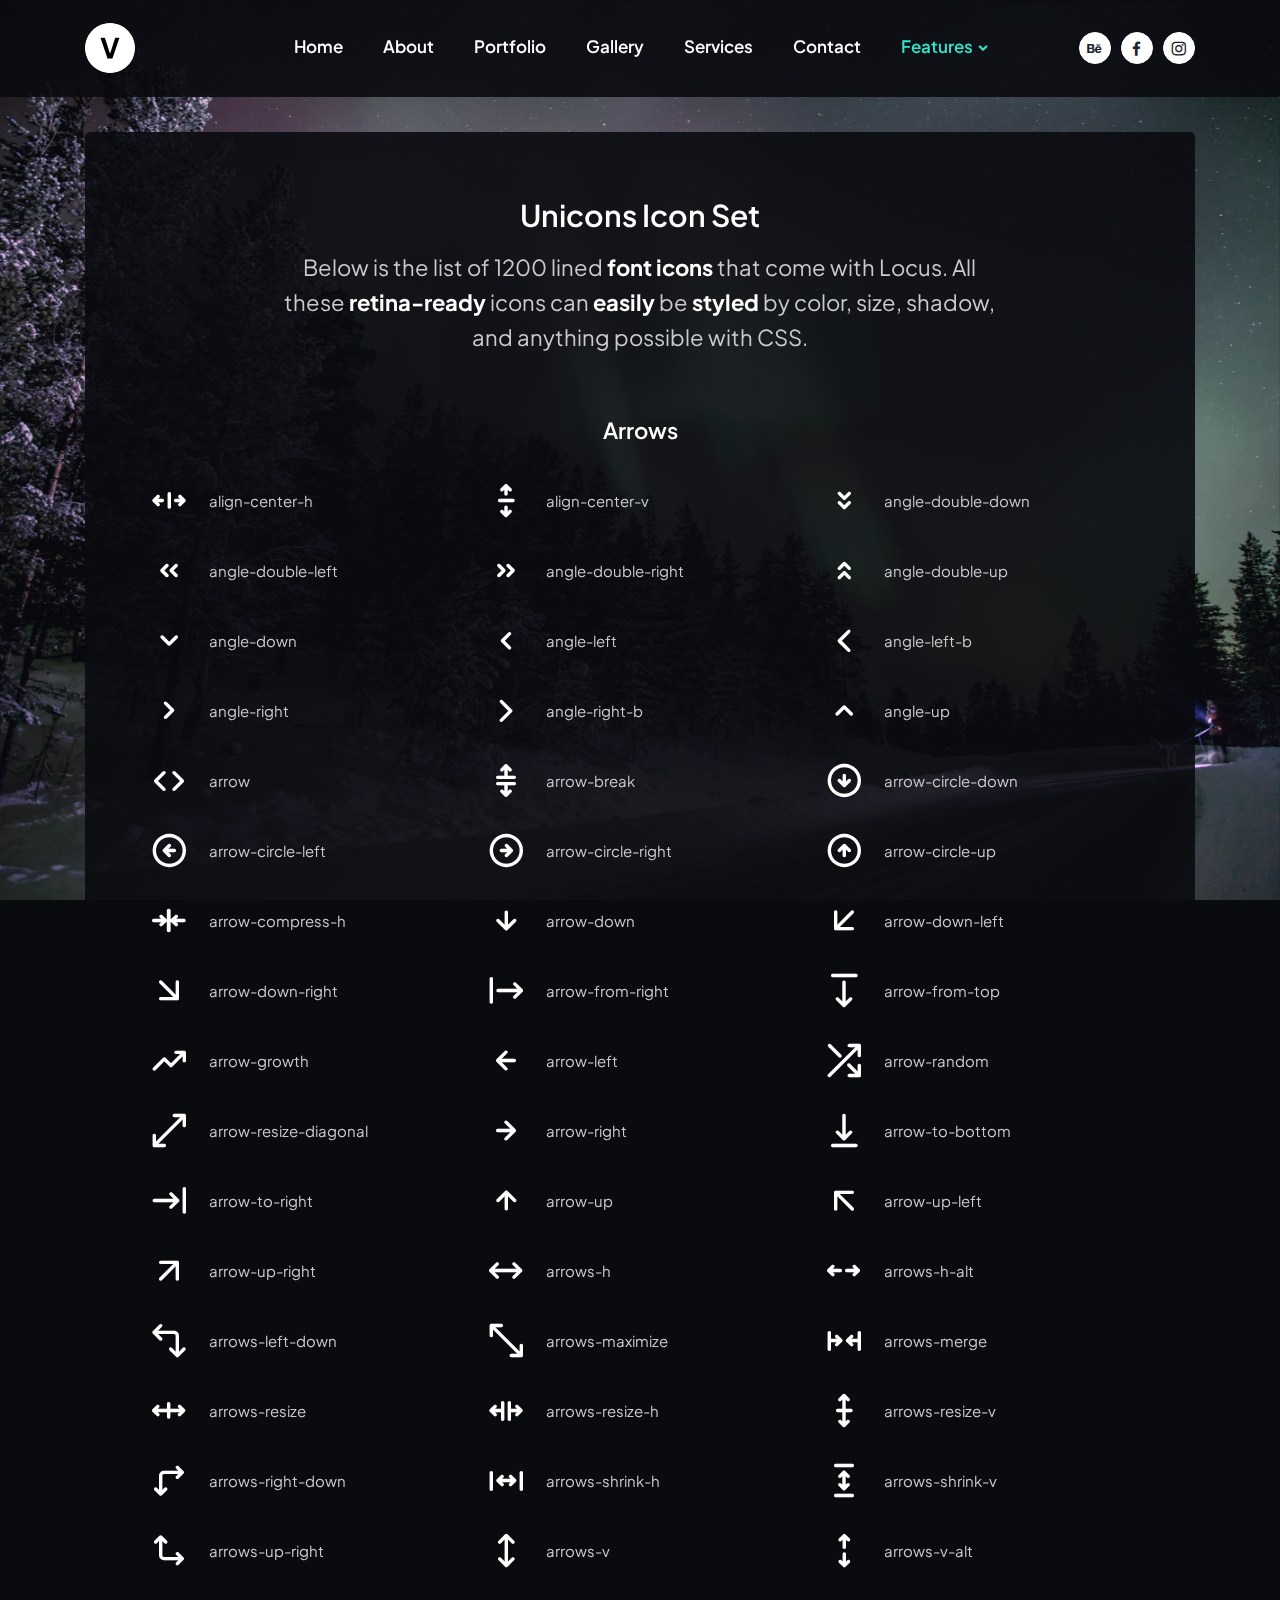
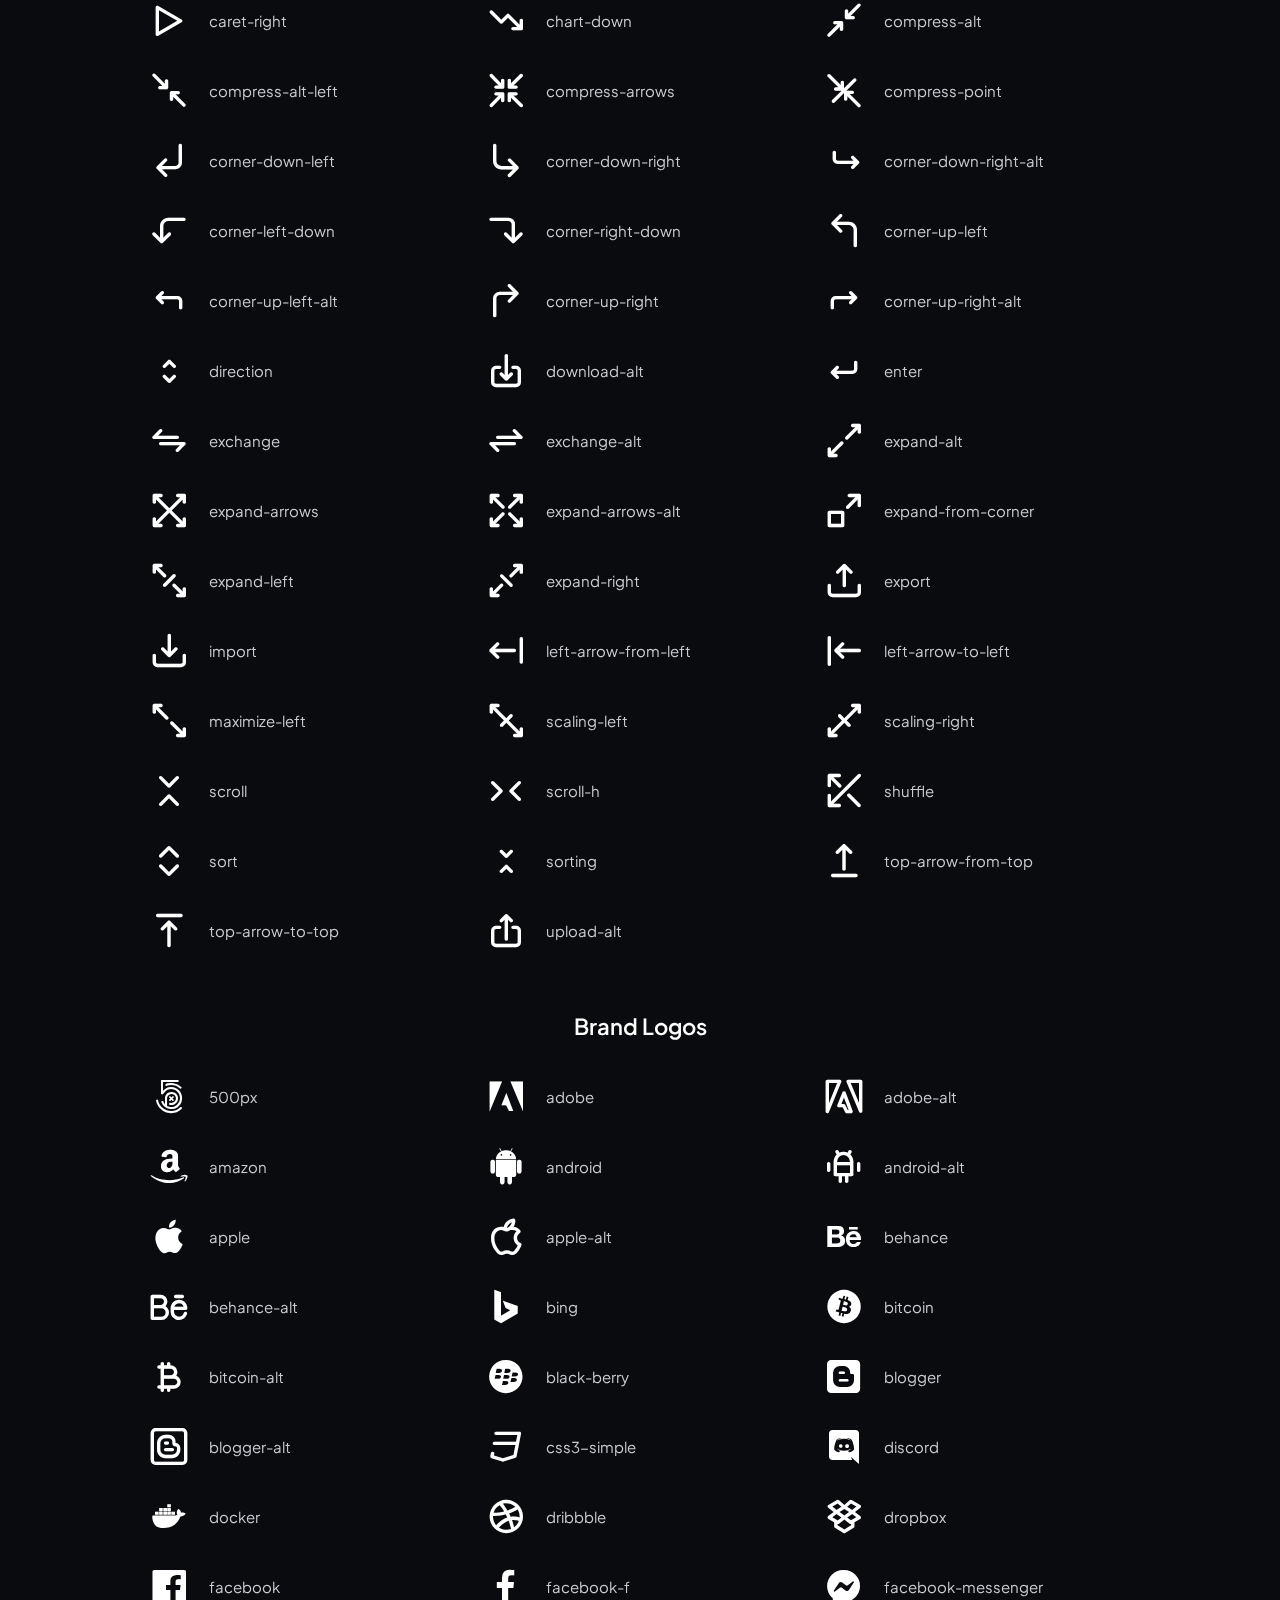
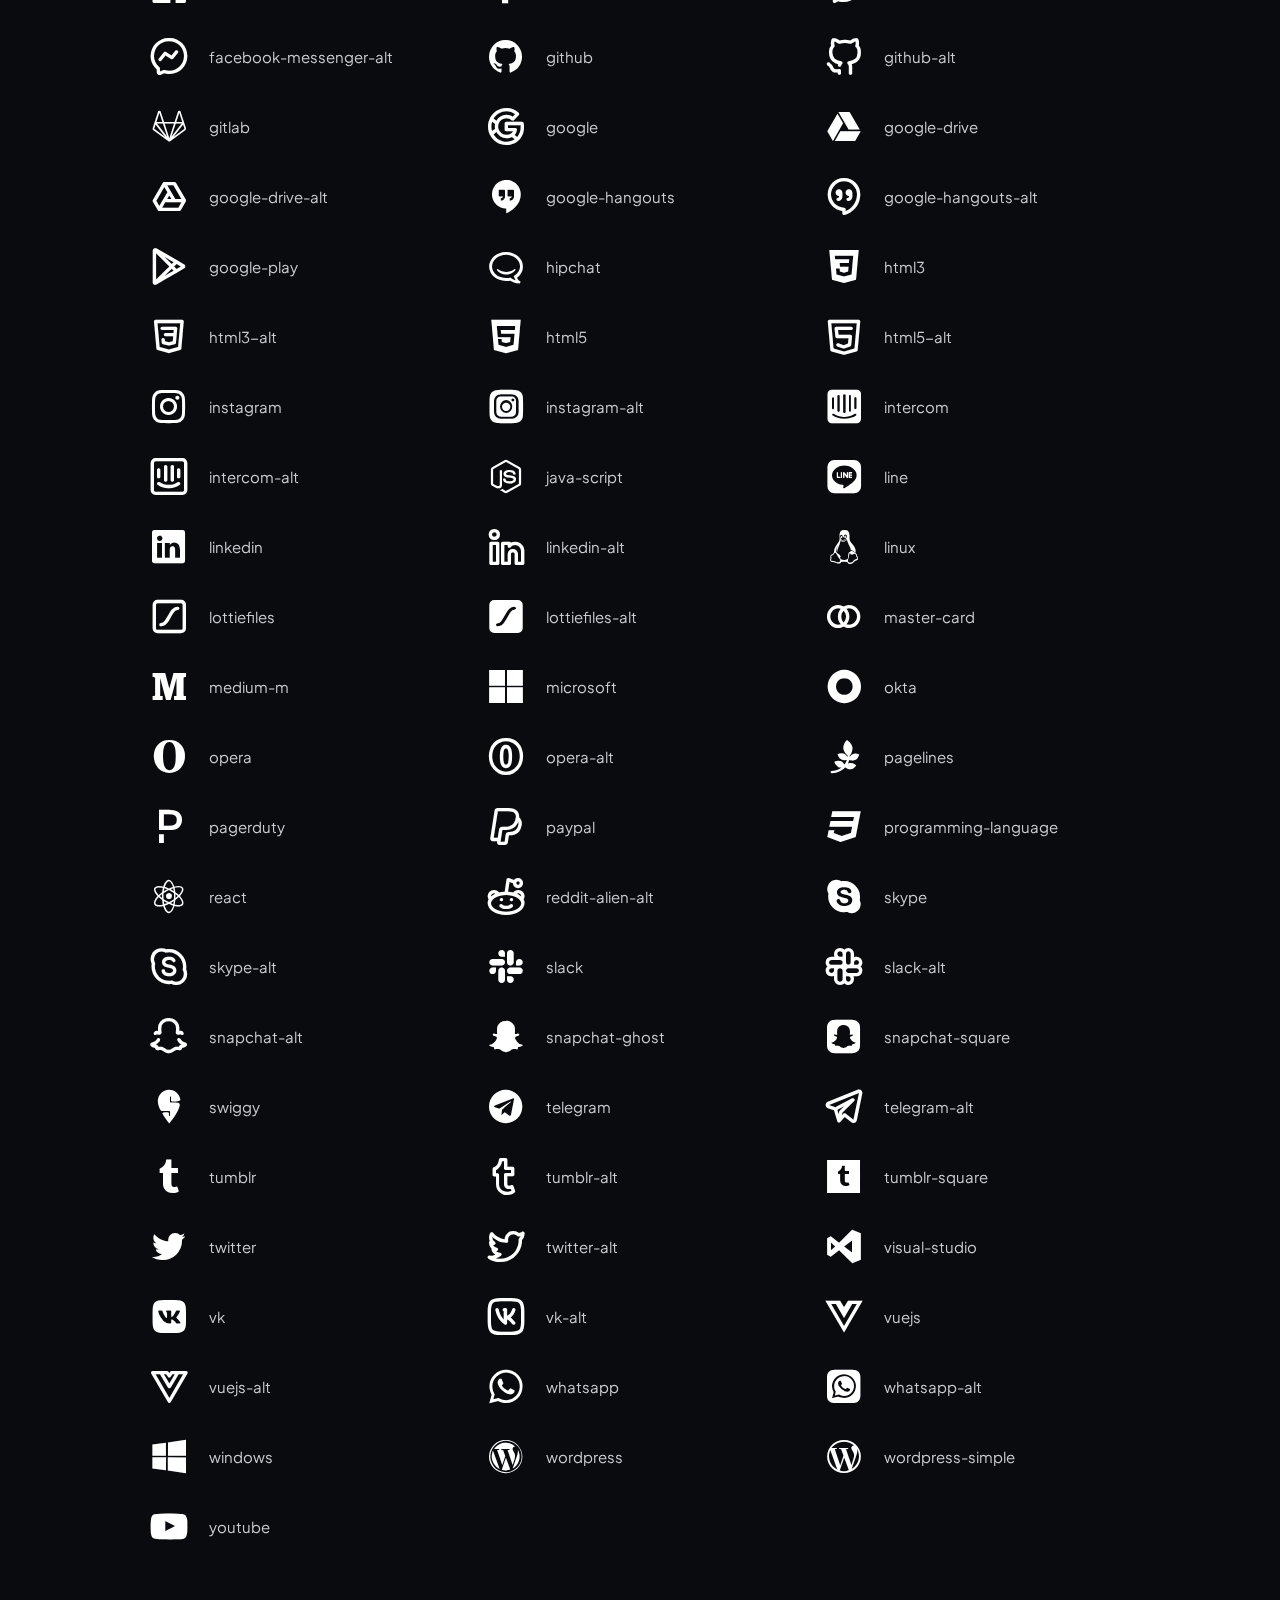
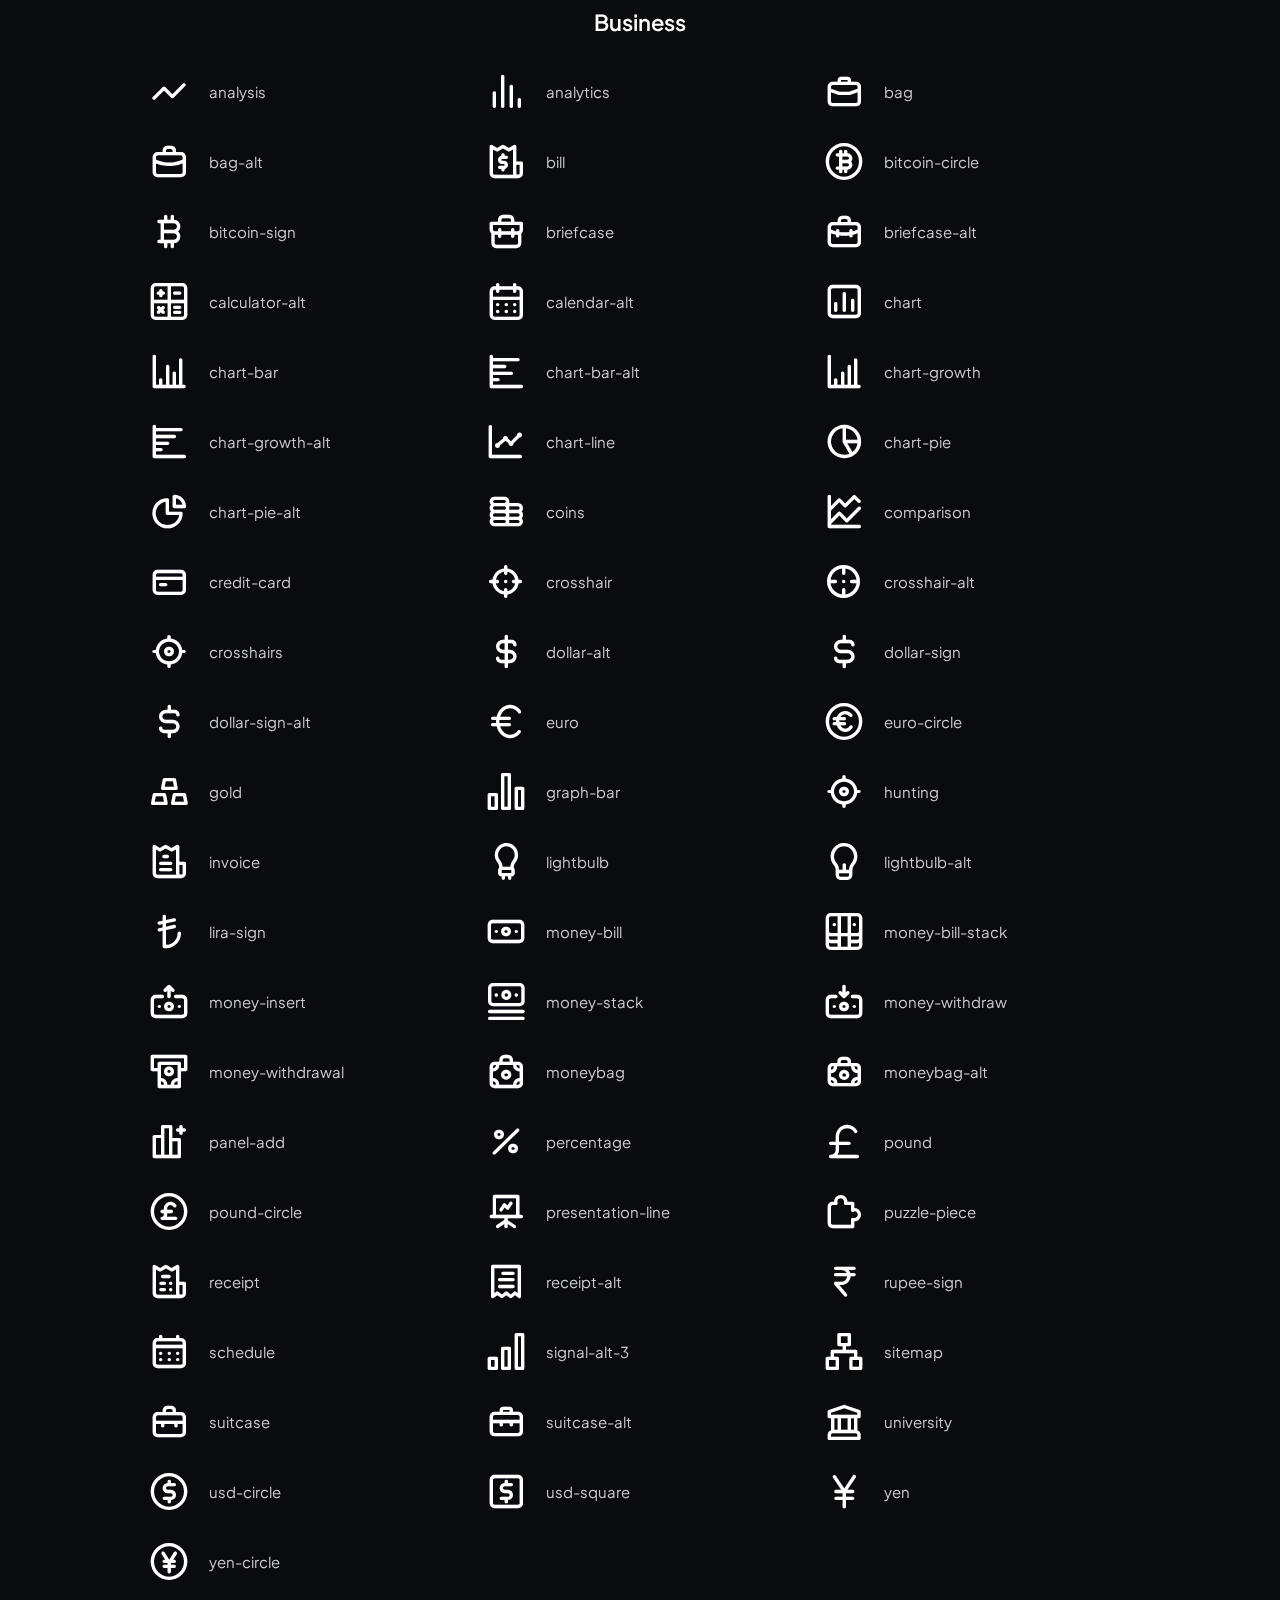
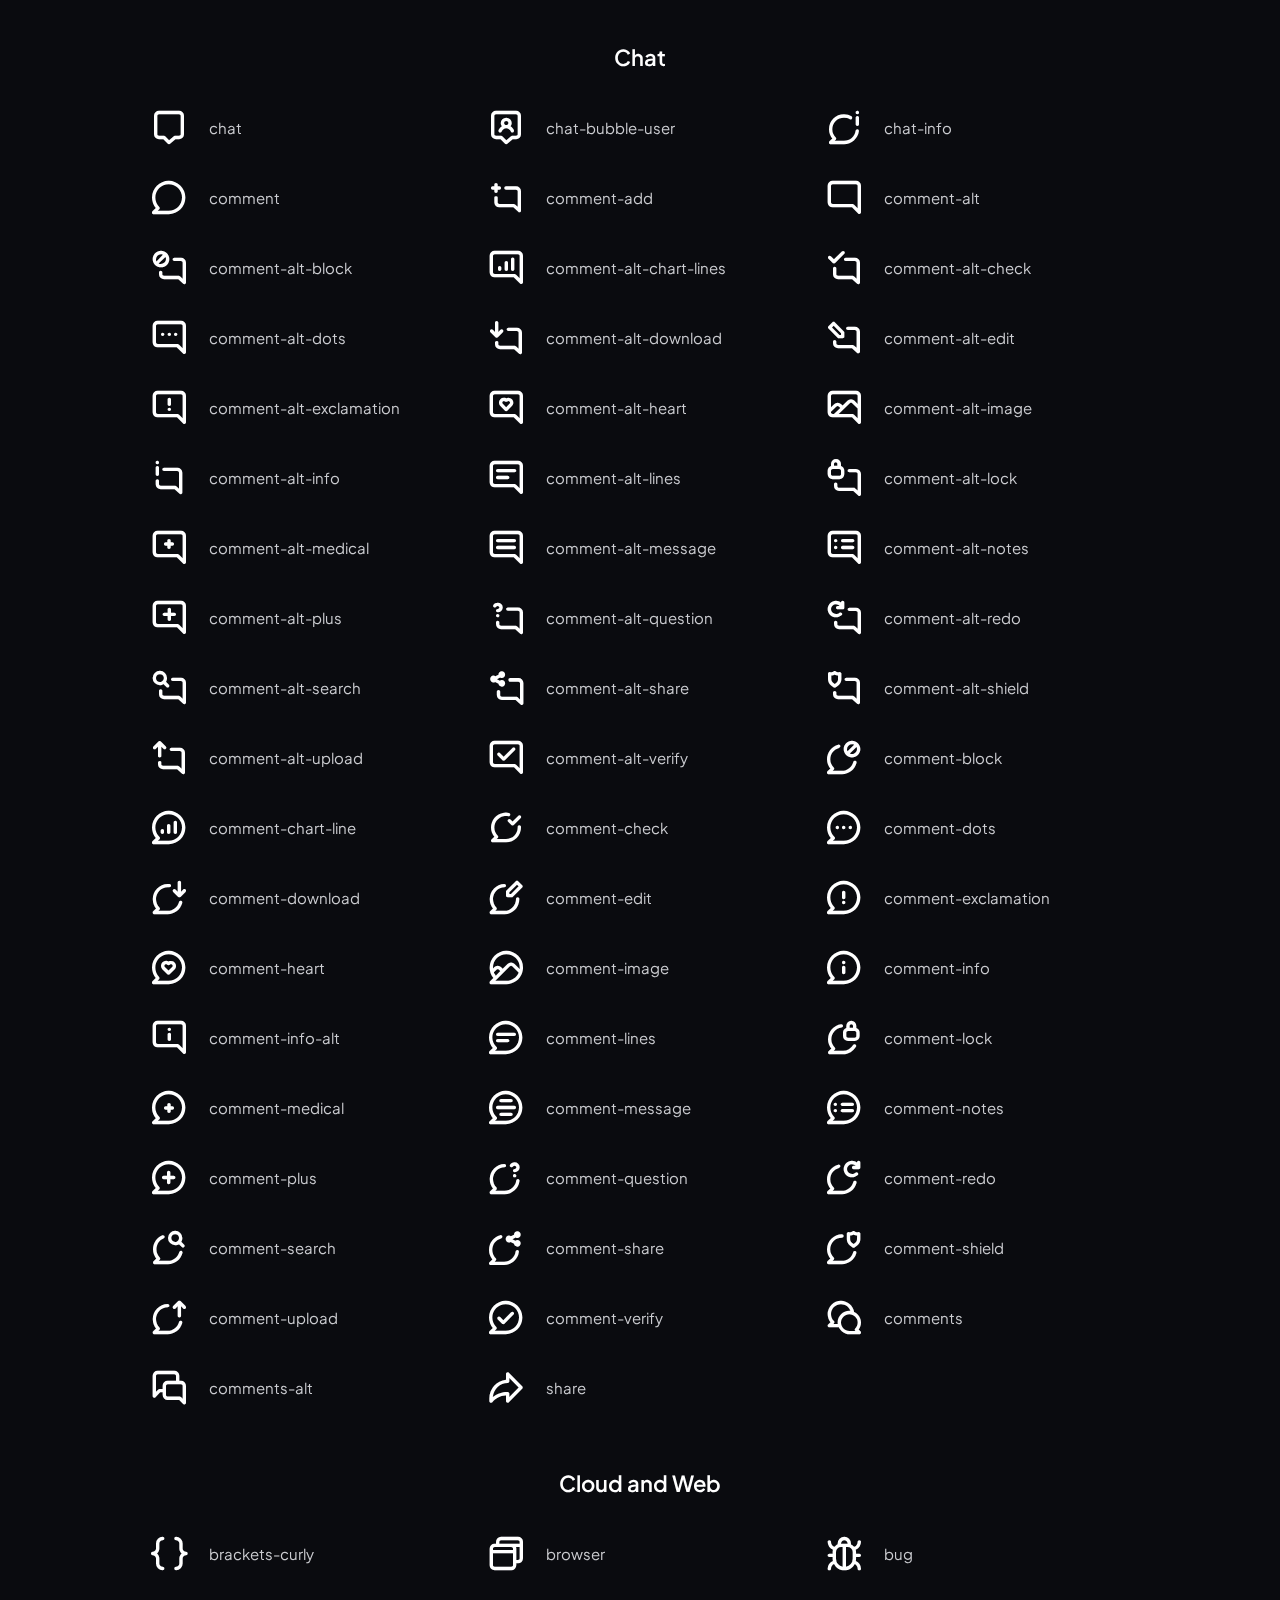
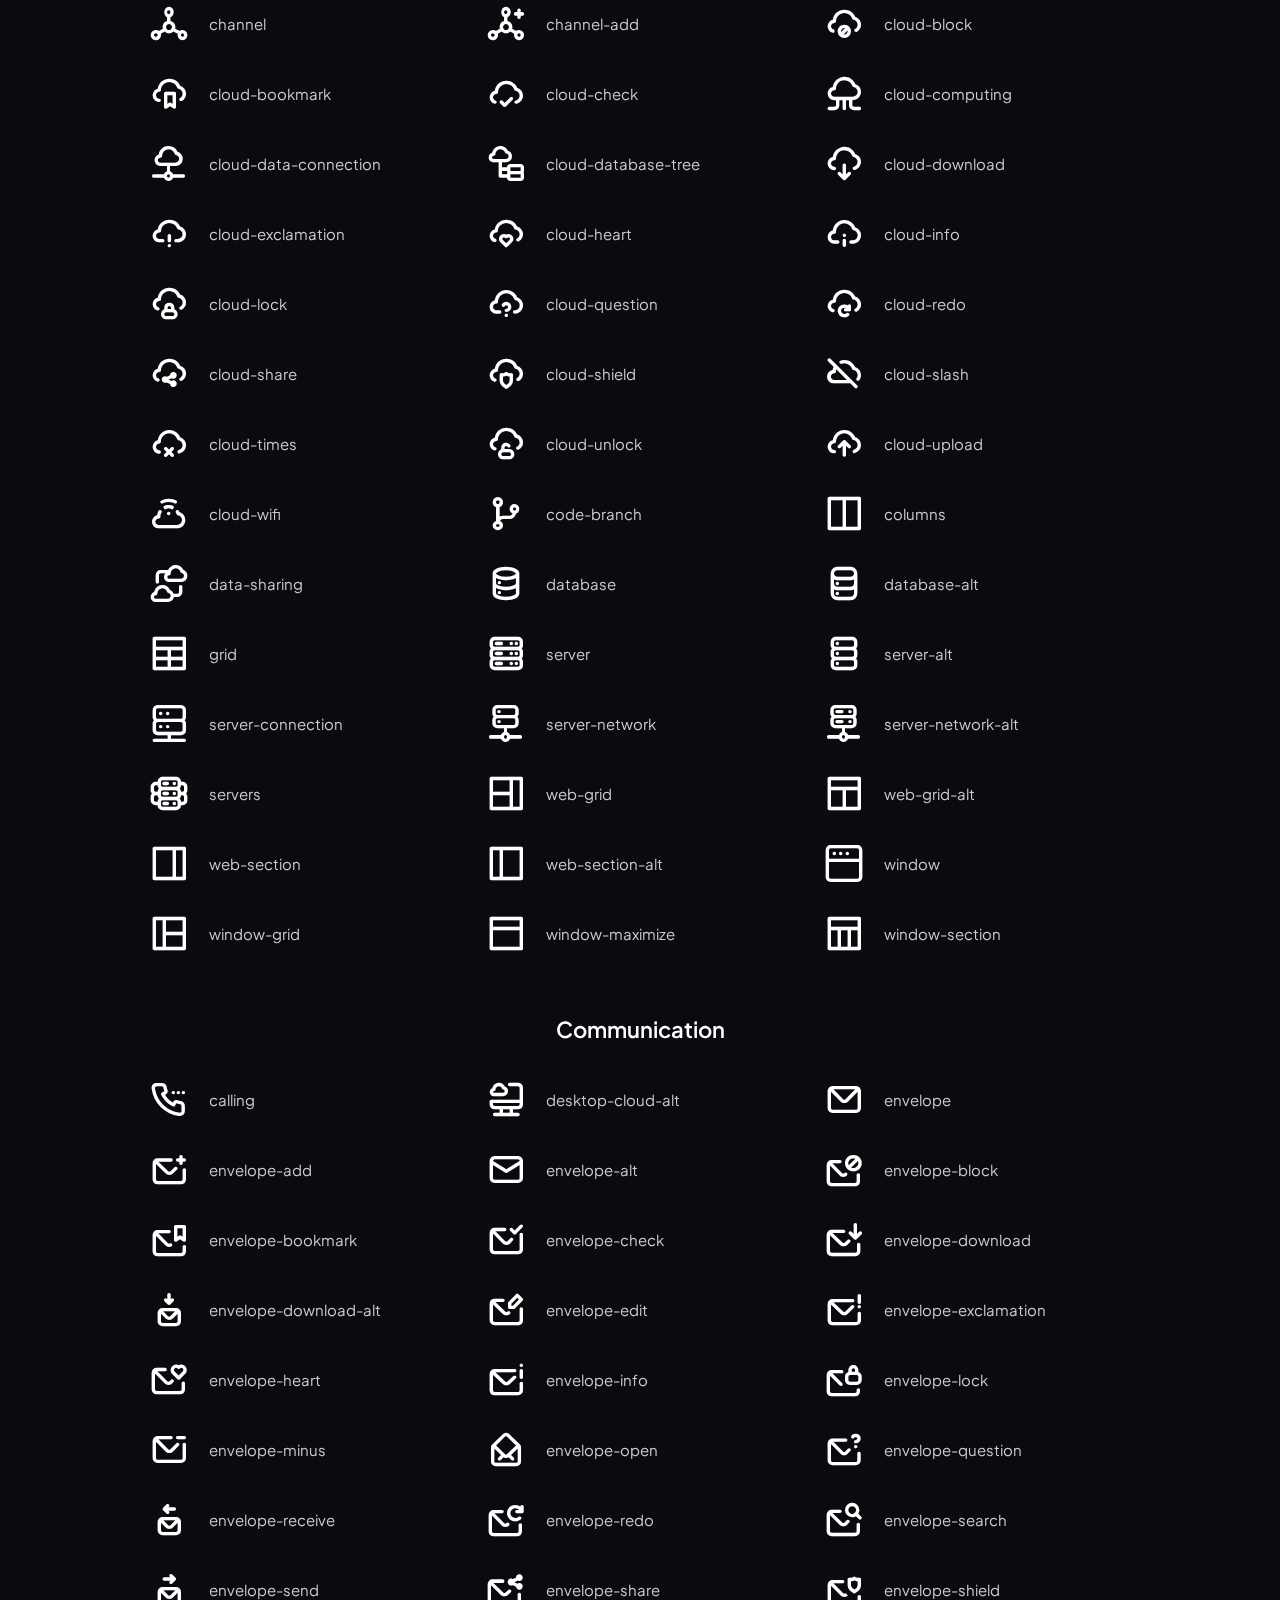
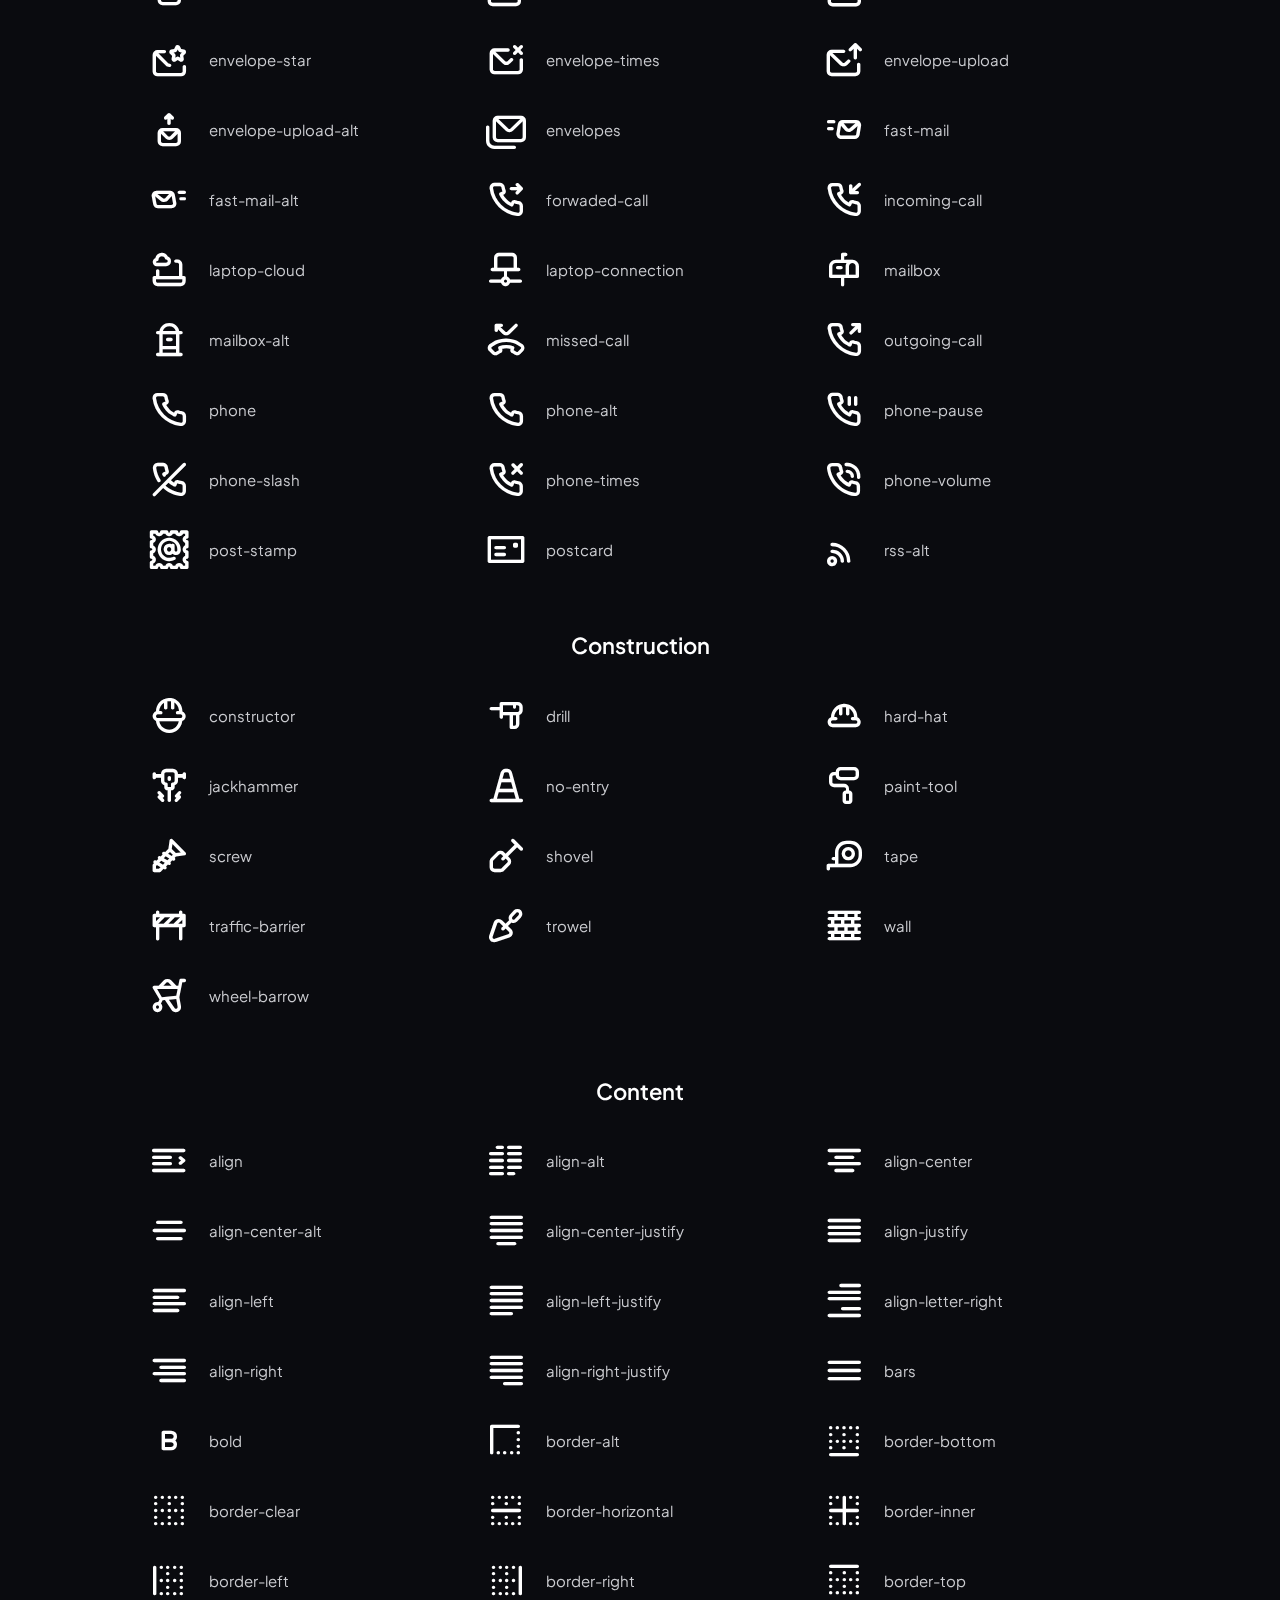
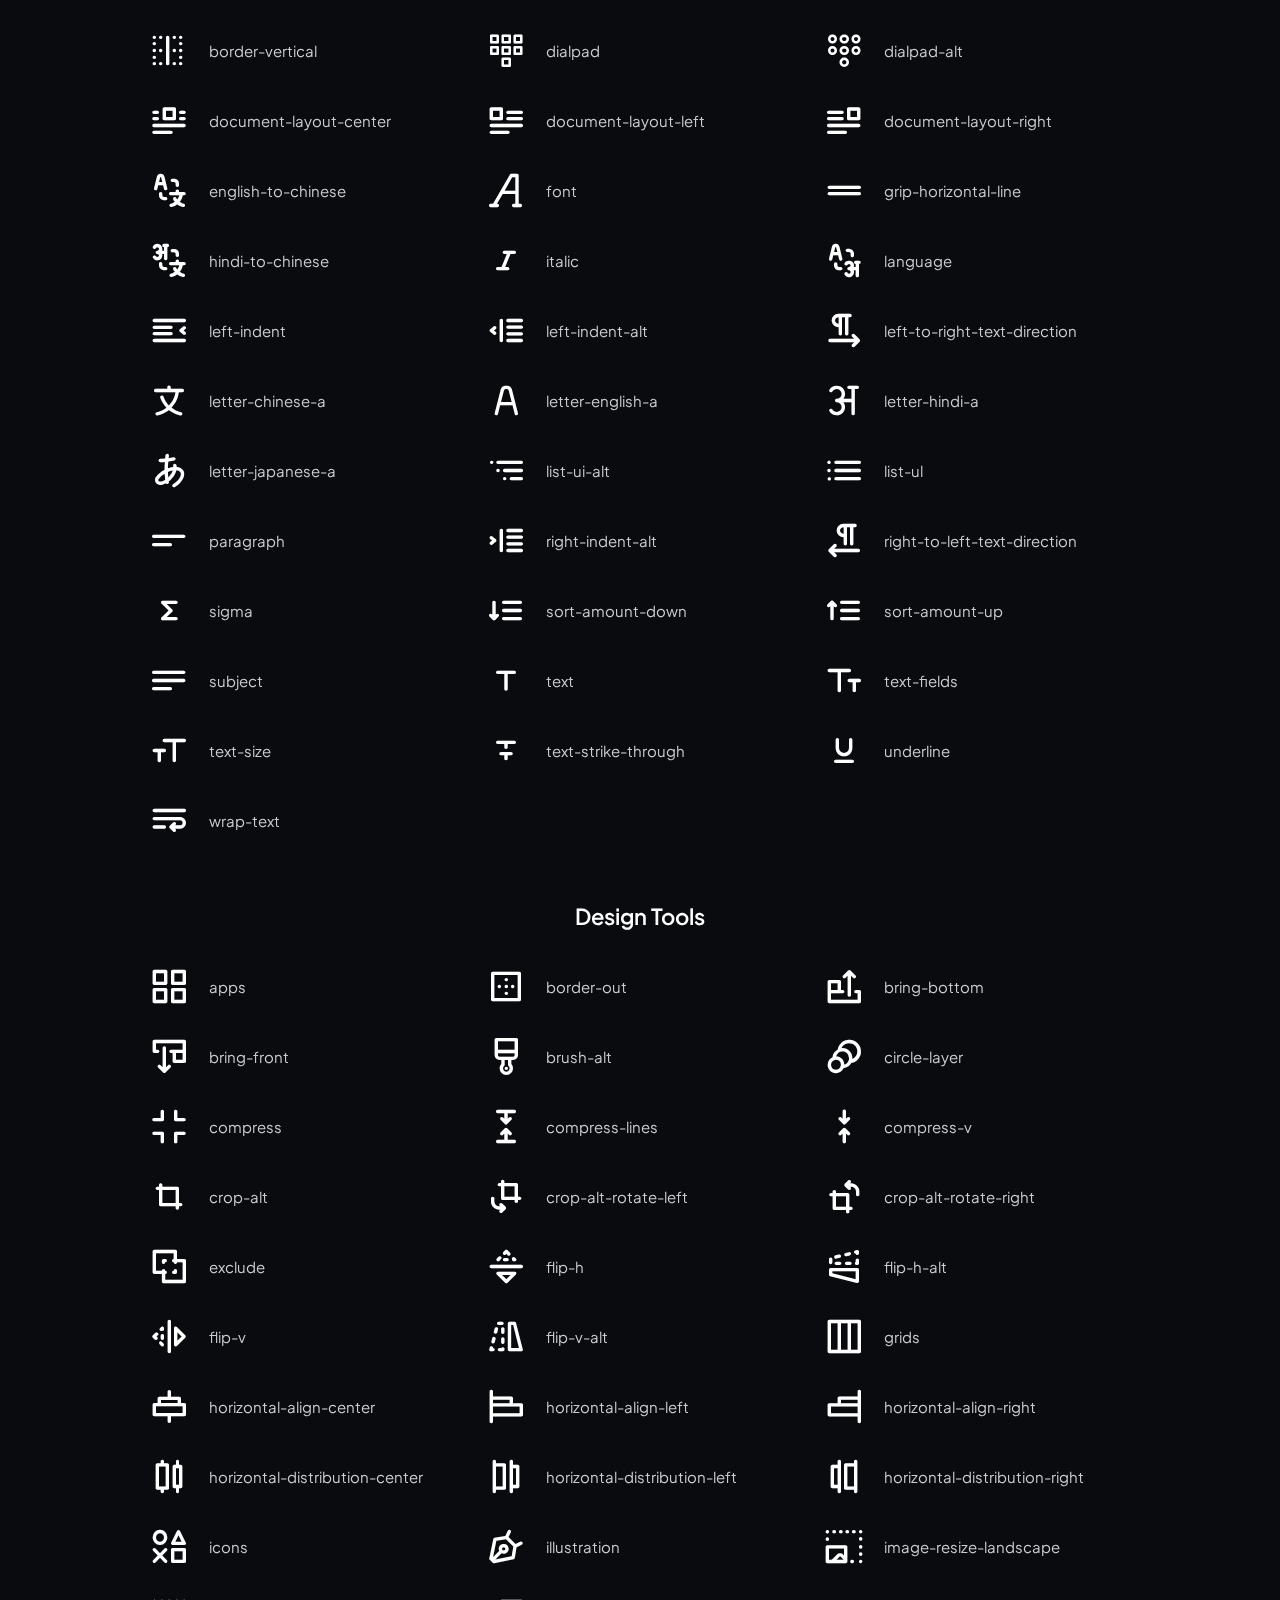
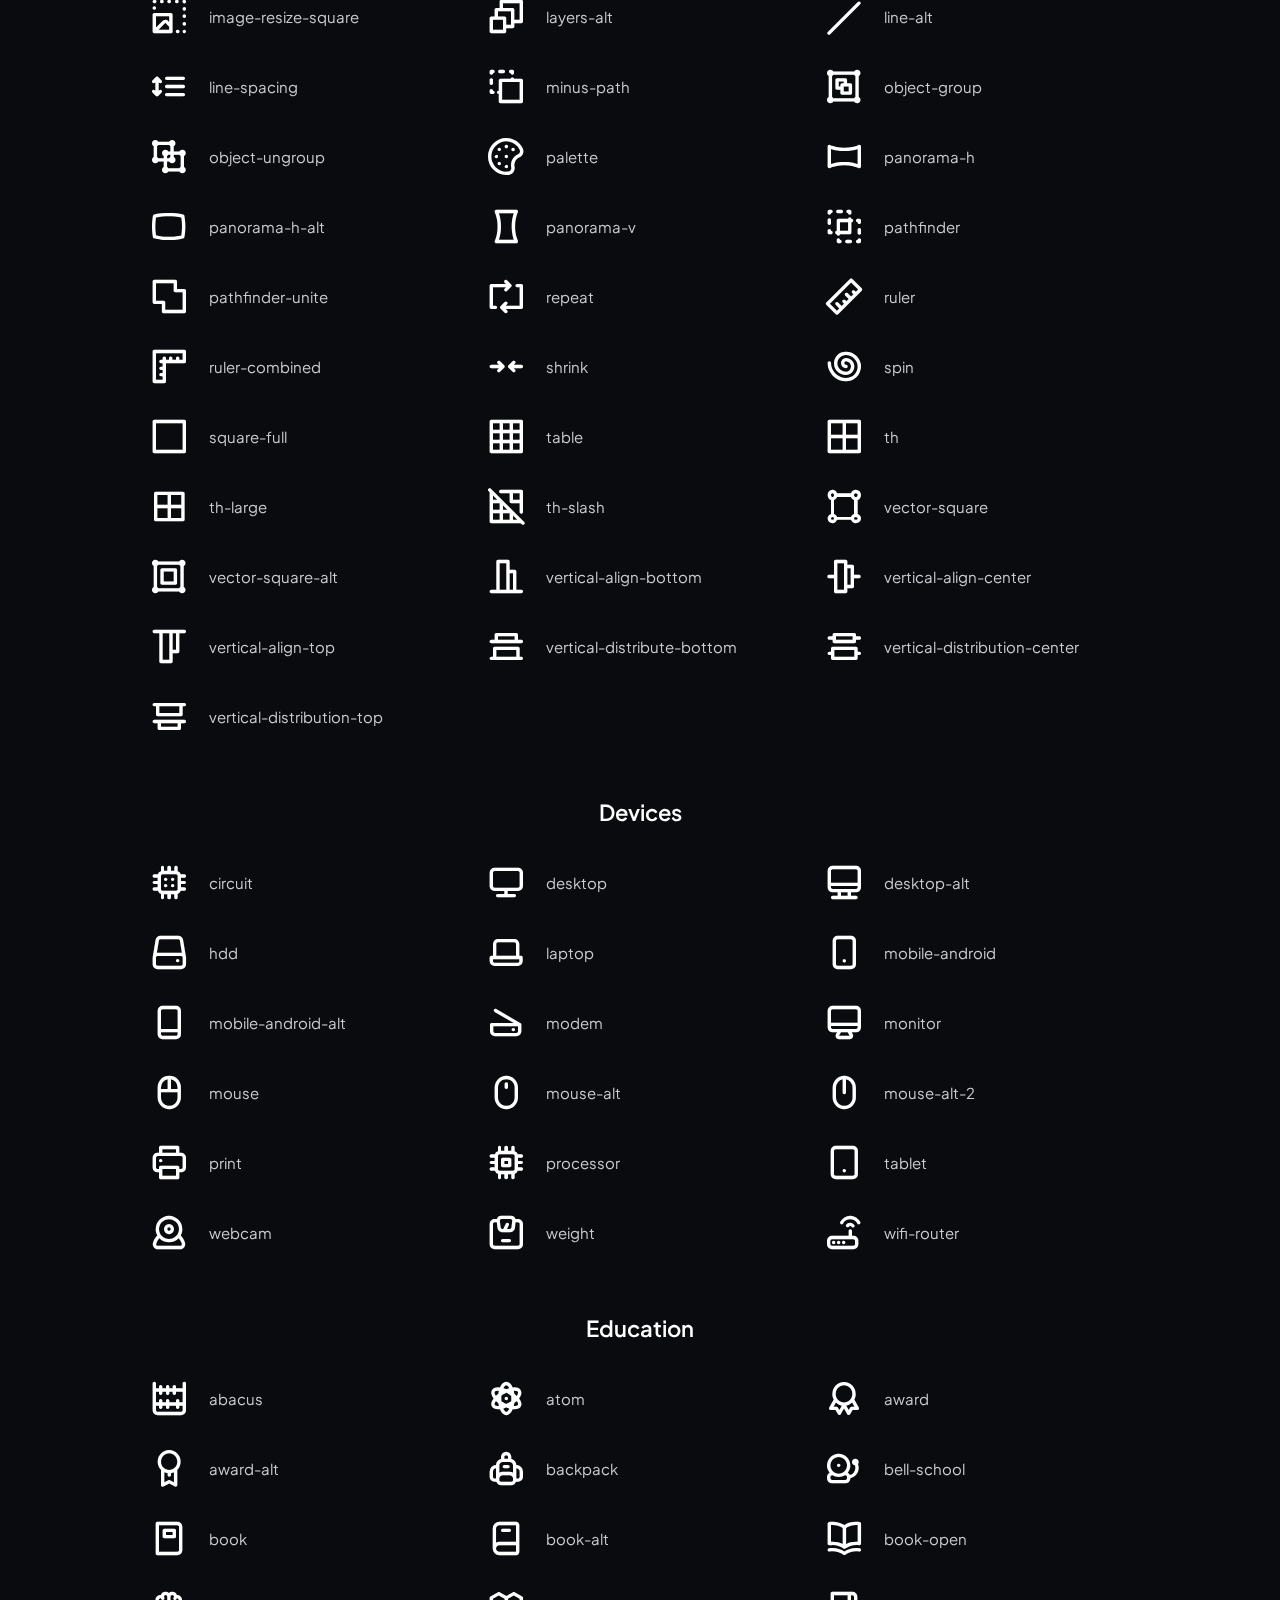
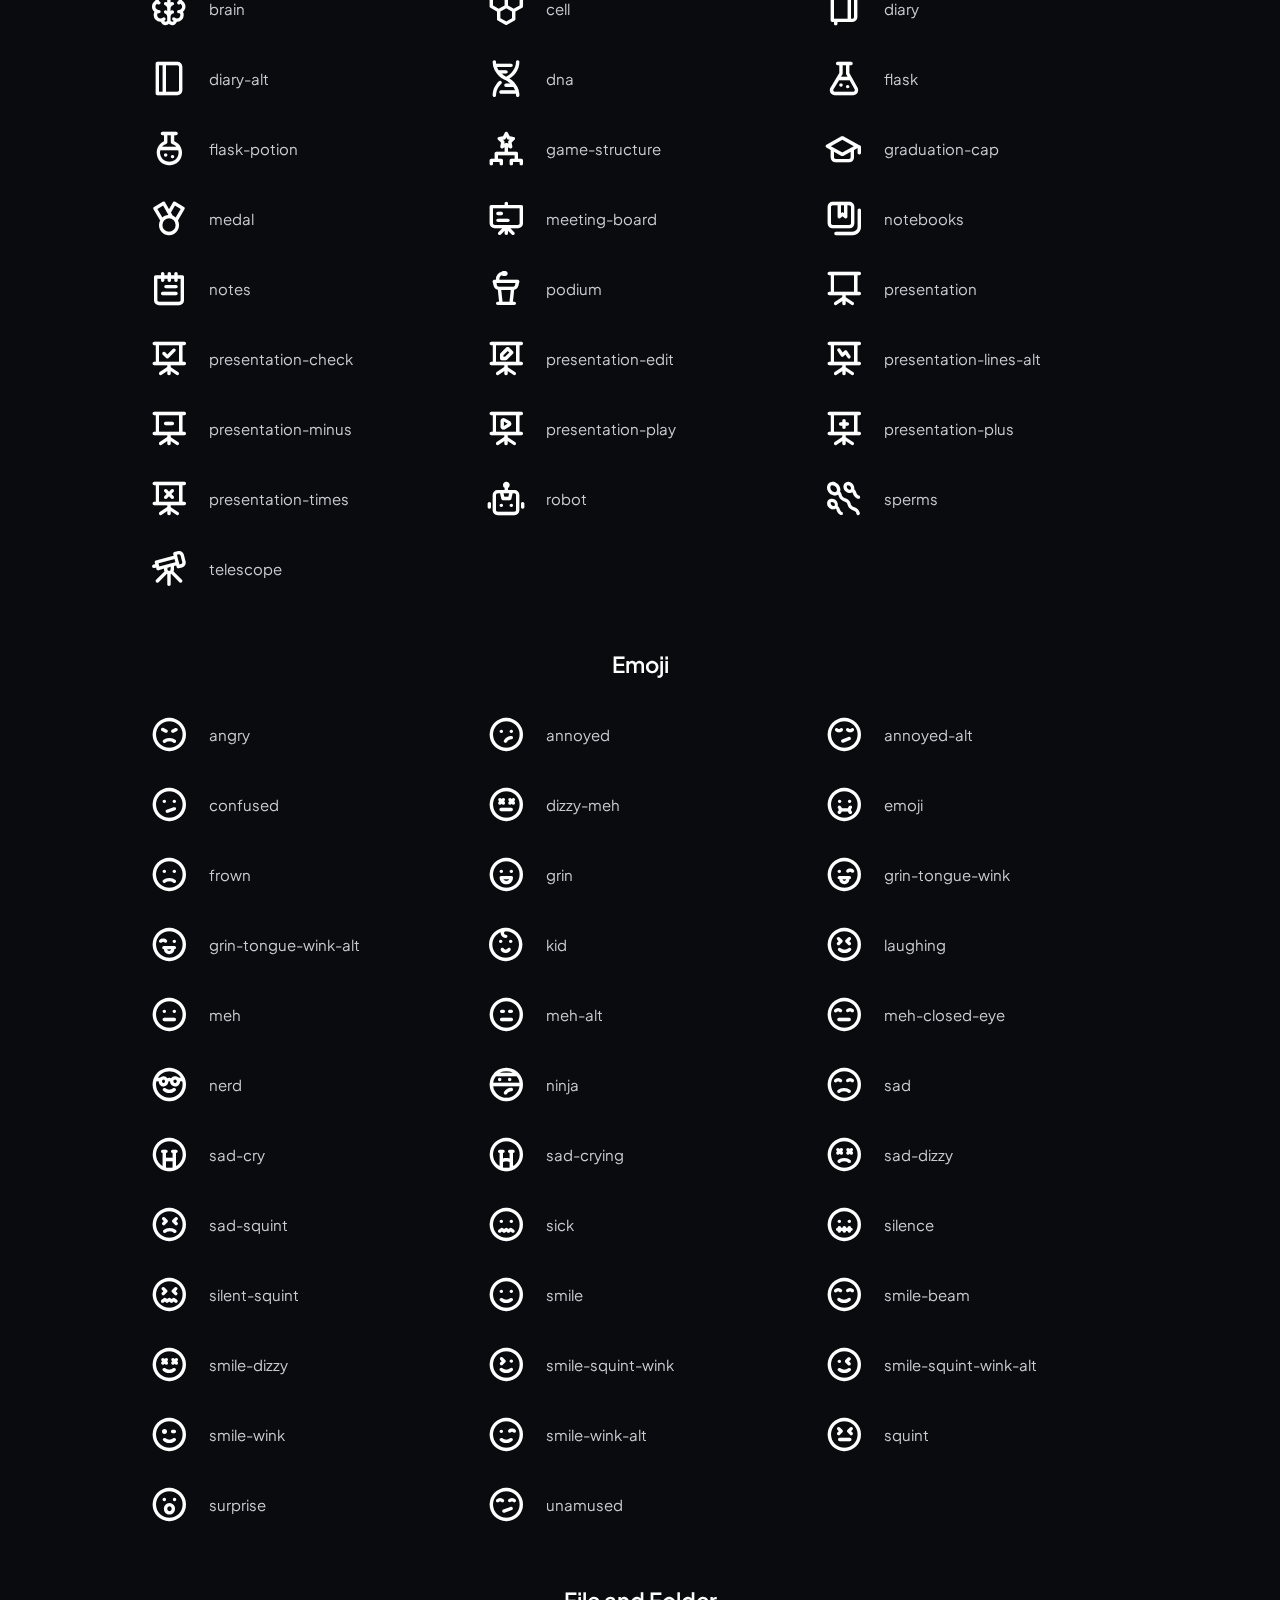
<file: icons-unicons.html>
<!DOCTYPE html>
<html lang="en">

<head>
  <meta charset="utf-8">
  <meta name="viewport" content="width=device-width, initial-scale=1.0">
  <meta name="description" content="A gorgeous looking onepage site template suitable for photographers, visual artists, digital studios, freelancers that would like to showcase their portfolio beautifully.">
  <meta name="keywords" content="bootstrap 5, one page, responsive, photography, minimal, modern, gulp, sass">
  <meta name="author" content="elemis">
  <title>Locus - Photography One Page Bootstrap 5 Template</title>
  <link rel="shortcut icon" href="./assets/img/favicon.png">
  <link rel="stylesheet" href="./assets/css/plugins.css">
  <link rel="stylesheet" href="./assets/css/style.css">
</head>

<body>
  <div class="content-wrapper">
    <header class=" top-0 start-0 w-100">
      <nav class="navbar navbar-expand-lg classic  navbar-bg">
        <div class="container flex-lg-row flex-nowrap align-items-center">
          <div class="navbar-brand w-100">
            <a href="./index.html">
              <img src="./assets/img/logo.png" srcset="./assets/img/logo@2x.png 2x" alt="" />
            </a>
          </div>
          <div class="navbar-collapse offcanvas offcanvas-nav offcanvas-start">
            <div class="offcanvas-header d-lg-none">
              <a href="./index.html"><img src="./assets/img/logo.png" srcset="./assets/img/logo@2x.png 2x" alt="" /></a>
              <button type="button" class="btn btn-circle btn-white btn-close" data-bs-dismiss="offcanvas" aria-label="Close"></button>
            </div>
            <div class="offcanvas-body d-flex flex-column h-100">
              <ul class="navbar-nav">
                <li class="nav-item"><a class="nav-link  " href="./#home">Home</a></li>
                <li class="nav-item"><a class="nav-link " href="./#about">About</a></li>
                <li class="nav-item"><a class="nav-link " href="./#portfolio">Portfolio</a></li>
                <li class="nav-item"><a class="nav-link " href="./#gallery">Gallery</a></li>
                <li class="nav-item"><a class="nav-link " href="./#services">Services</a></li>
                <li class="nav-item"><a class="nav-link " href="./#contact">Contact</a></li>
                <li class="nav-item dropdown"><a class="nav-link dropdown-toggle active" href="#" data-bs-toggle="dropdown">Features</a>
                  <ul class="dropdown-menu">
                    <li class="nav-item"><a class="dropdown-item" href="index-light.html">Light Home</a></li>
                    <li class="nav-item">
                    <li class="nav-item"><a class="dropdown-item" href="elements.html">Elements</a></li>
                    <li class="nav-item"><a class="dropdown-item" href="typography.html">Typography</a></li>
                    <li class="nav-item"><a class="dropdown-item" href="icons-slim.html">Slim Icons</a></li>
                    <li class="nav-item"><a class="dropdown-item" href="icons-unicons.html">Unicons</a></li>
                    <li class="nav-item"><a class="dropdown-item" href="documentation.html">Documentation</a></li>
                </li>
                <li class="dropdown dropdown-submenu dropstart"><a class="dropdown-item dropdown-toggle" href="#" data-bs-toggle="dropdown">Submenu Left</a>
                  <ul class="dropdown-menu">
                    <li class="nav-item"><a class="dropdown-item" href="#">Menu item</a></li>
                    <li class="nav-item"><a class="dropdown-item" href="#">Menu item</a></li>
                  </ul>
                </li>
                <li class="dropdown dropdown-submenu dropend"><a class="dropdown-item dropdown-toggle" href="#" data-bs-toggle="dropdown">Submenu Right</a>
                  <ul class="dropdown-menu">
                    <li class="nav-item"><a class="dropdown-item" href="#">Menu item</a></li>
                    <li class="nav-item"><a class="dropdown-item" href="#">Menu item</a></li>
                  </ul>
                </li>
              </ul>
              </li>
              </ul>
              <!-- /.navbar-nav -->
              <div class="d-lg-none mt-auto pt-6 pb-6 order-4">
                <a href="mailto:#" class="link-body">info@locus.com</a>
                <br /> 00 (123) 456 78 90 <br />
                <nav class="nav social mt-4">
                  <a href="#" class="btn btn-circle btn-white btn-behance btn-sm"><i class="uil uil-behance"></i></a>
                  <a href="#" class="btn btn-circle btn-white btn-facebook-f btn-sm"><i class="uil uil-facebook-f"></i></a>
                  <a href="#" class="btn btn-circle btn-white btn-instagram btn-sm"><i class="uil uil-instagram"></i></a>
                </nav>
                <!-- /.social -->
              </div>
              <!-- /offcanvas-nav-other -->
            </div>
            <!-- /.offcanvas-body -->
          </div>
          <!-- /.navbar-collapse -->
          <div class="navbar-other w-100 d-flex ms-auto">
            <ul class="navbar-nav flex-row align-items-center ms-auto">
              <li class="nav-item">
                <nav class="nav social justify-content-end text-end">
                  <a href="#" class="btn btn-circle btn-white btn-behance btn-sm"><i class="uil uil-behance"></i></a>
                  <a href="#" class="btn btn-circle btn-white btn-facebook-f btn-sm"><i class="uil uil-facebook-f"></i></a>
                  <a href="#" class="btn btn-circle btn-white btn-instagram btn-sm"><i class="uil uil-instagram"></i></a>
                </nav>
                <!-- /.social -->
              </li>
              <li class="nav-item d-lg-none">
                <button class="hamburger offcanvas-nav-btn"><span></span></button>
              </li>
            </ul>
            <!-- /.navbar-nav -->
          </div>
          <!-- /.navbar-other -->
        </div>
        <!-- /.container -->
      </nav>
      <!-- /.navbar -->
    </header>
    <section>
      <div class="container pt-7 pb-15">
        <div class="card">
          <div class="card-body">
            <div class="row mb-8 text-center">
              <div class="col-xl-10 mx-auto">
                <h2 class="mb-3">Unicons Icon Set</h2>
                <p class="lead px-xl-8">Below is the list of 1200 lined <strong class="text-white">font icons</strong> that come with Locus. All these <strong class="text-white">retina-ready</strong> icons can <strong class="text-white">easily</strong> be <strong class="text-white">styled</strong> by color, size, shadow, and anything possible with CSS.</p>
              </div>
              <!-- /column -->
            </div>
            <!-- /.row -->
            <section id="arrows" class="mb-9">
              <h3 class="text-center mb-4">Arrows</h3>
              <ul class="list-unstyled glyphs row">
                <li class="col-md-6 col-lg-4">
                  <i class="uil uil-align-center-h"></i>
                  <p>align-center-h</p>
                </li>
                <li class="col-md-6 col-lg-4">
                  <i class="uil uil-align-center-v"></i>
                  <p>align-center-v</p>
                </li>
                <li class="col-md-6 col-lg-4">
                  <i class="uil uil-angle-double-down"></i>
                  <p>angle-double-down</p>
                </li>
                <li class="col-md-6 col-lg-4">
                  <i class="uil uil-angle-double-left"></i>
                  <p>angle-double-left</p>
                </li>
                <li class="col-md-6 col-lg-4">
                  <i class="uil uil-angle-double-right"></i>
                  <p>angle-double-right</p>
                </li>
                <li class="col-md-6 col-lg-4">
                  <i class="uil uil-angle-double-up"></i>
                  <p>angle-double-up</p>
                </li>
                <li class="col-md-6 col-lg-4">
                  <i class="uil uil-angle-down"></i>
                  <p>angle-down</p>
                </li>
                <li class="col-md-6 col-lg-4">
                  <i class="uil uil-angle-left"></i>
                  <p>angle-left</p>
                </li>
                <li class="col-md-6 col-lg-4">
                  <i class="uil uil-angle-left-b"></i>
                  <p>angle-left-b</p>
                </li>
                <li class="col-md-6 col-lg-4">
                  <i class="uil uil-angle-right"></i>
                  <p>angle-right</p>
                </li>
                <li class="col-md-6 col-lg-4">
                  <i class="uil uil-angle-right-b"></i>
                  <p>angle-right-b</p>
                </li>
                <li class="col-md-6 col-lg-4">
                  <i class="uil uil-angle-up"></i>
                  <p>angle-up</p>
                </li>
                <li class="col-md-6 col-lg-4">
                  <i class="uil uil-arrow"></i>
                  <p>arrow</p>
                </li>
                <li class="col-md-6 col-lg-4">
                  <i class="uil uil-arrow-break"></i>
                  <p>arrow-break</p>
                </li>
                <li class="col-md-6 col-lg-4">
                  <i class="uil uil-arrow-circle-down"></i>
                  <p>arrow-circle-down</p>
                </li>
                <li class="col-md-6 col-lg-4">
                  <i class="uil uil-arrow-circle-left"></i>
                  <p>arrow-circle-left</p>
                </li>
                <li class="col-md-6 col-lg-4">
                  <i class="uil uil-arrow-circle-right"></i>
                  <p>arrow-circle-right</p>
                </li>
                <li class="col-md-6 col-lg-4">
                  <i class="uil uil-arrow-circle-up"></i>
                  <p>arrow-circle-up</p>
                </li>
                <li class="col-md-6 col-lg-4">
                  <i class="uil uil-arrow-compress-h"></i>
                  <p>arrow-compress-h</p>
                </li>
                <li class="col-md-6 col-lg-4">
                  <i class="uil uil-arrow-down"></i>
                  <p>arrow-down</p>
                </li>
                <li class="col-md-6 col-lg-4">
                  <i class="uil uil-arrow-down-left"></i>
                  <p>arrow-down-left</p>
                </li>
                <li class="col-md-6 col-lg-4">
                  <i class="uil uil-arrow-down-right"></i>
                  <p>arrow-down-right</p>
                </li>
                <li class="col-md-6 col-lg-4">
                  <i class="uil uil-arrow-from-right"></i>
                  <p>arrow-from-right</p>
                </li>
                <li class="col-md-6 col-lg-4">
                  <i class="uil uil-arrow-from-top"></i>
                  <p>arrow-from-top</p>
                </li>
                <li class="col-md-6 col-lg-4">
                  <i class="uil uil-arrow-growth"></i>
                  <p>arrow-growth</p>
                </li>
                <li class="col-md-6 col-lg-4">
                  <i class="uil uil-arrow-left"></i>
                  <p>arrow-left</p>
                </li>
                <li class="col-md-6 col-lg-4">
                  <i class="uil uil-arrow-random"></i>
                  <p>arrow-random</p>
                </li>
                <li class="col-md-6 col-lg-4">
                  <i class="uil uil-arrow-resize-diagonal"></i>
                  <p>arrow-resize-diagonal</p>
                </li>
                <li class="col-md-6 col-lg-4">
                  <i class="uil uil-arrow-right"></i>
                  <p>arrow-right</p>
                </li>
                <li class="col-md-6 col-lg-4">
                  <i class="uil uil-arrow-to-bottom"></i>
                  <p>arrow-to-bottom</p>
                </li>
                <li class="col-md-6 col-lg-4">
                  <i class="uil uil-arrow-to-right"></i>
                  <p>arrow-to-right</p>
                </li>
                <li class="col-md-6 col-lg-4">
                  <i class="uil uil-arrow-up"></i>
                  <p>arrow-up</p>
                </li>
                <li class="col-md-6 col-lg-4">
                  <i class="uil uil-arrow-up-left"></i>
                  <p>arrow-up-left</p>
                </li>
                <li class="col-md-6 col-lg-4">
                  <i class="uil uil-arrow-up-right"></i>
                  <p>arrow-up-right</p>
                </li>
                <li class="col-md-6 col-lg-4">
                  <i class="uil uil-arrows-h"></i>
                  <p>arrows-h</p>
                </li>
                <li class="col-md-6 col-lg-4">
                  <i class="uil uil-arrows-h-alt"></i>
                  <p>arrows-h-alt</p>
                </li>
                <li class="col-md-6 col-lg-4">
                  <i class="uil uil-arrows-left-down"></i>
                  <p>arrows-left-down</p>
                </li>
                <li class="col-md-6 col-lg-4">
                  <i class="uil uil-arrows-maximize"></i>
                  <p>arrows-maximize</p>
                </li>
                <li class="col-md-6 col-lg-4">
                  <i class="uil uil-arrows-merge"></i>
                  <p>arrows-merge</p>
                </li>
                <li class="col-md-6 col-lg-4">
                  <i class="uil uil-arrows-resize"></i>
                  <p>arrows-resize</p>
                </li>
                <li class="col-md-6 col-lg-4">
                  <i class="uil uil-arrows-resize-h"></i>
                  <p>arrows-resize-h</p>
                </li>
                <li class="col-md-6 col-lg-4">
                  <i class="uil uil-arrows-resize-v"></i>
                  <p>arrows-resize-v</p>
                </li>
                <li class="col-md-6 col-lg-4">
                  <i class="uil uil-arrows-right-down"></i>
                  <p>arrows-right-down</p>
                </li>
                <li class="col-md-6 col-lg-4">
                  <i class="uil uil-arrows-shrink-h"></i>
                  <p>arrows-shrink-h</p>
                </li>
                <li class="col-md-6 col-lg-4">
                  <i class="uil uil-arrows-shrink-v"></i>
                  <p>arrows-shrink-v</p>
                </li>
                <li class="col-md-6 col-lg-4">
                  <i class="uil uil-arrows-up-right"></i>
                  <p>arrows-up-right</p>
                </li>
                <li class="col-md-6 col-lg-4">
                  <i class="uil uil-arrows-v"></i>
                  <p>arrows-v</p>
                </li>
                <li class="col-md-6 col-lg-4">
                  <i class="uil uil-arrows-v-alt"></i>
                  <p>arrows-v-alt</p>
                </li>
                <li class="col-md-6 col-lg-4">
                  <i class="uil uil-caret-right"></i>
                  <p>caret-right</p>
                </li>
                <li class="col-md-6 col-lg-4">
                  <i class="uil uil-chart-down"></i>
                  <p>chart-down</p>
                </li>
                <li class="col-md-6 col-lg-4">
                  <i class="uil uil-compress-alt"></i>
                  <p>compress-alt</p>
                </li>
                <li class="col-md-6 col-lg-4">
                  <i class="uil uil-compress-alt-left"></i>
                  <p>compress-alt-left</p>
                </li>
                <li class="col-md-6 col-lg-4">
                  <i class="uil uil-compress-arrows"></i>
                  <p>compress-arrows</p>
                </li>
                <li class="col-md-6 col-lg-4">
                  <i class="uil uil-compress-point"></i>
                  <p>compress-point</p>
                </li>
                <li class="col-md-6 col-lg-4">
                  <i class="uil uil-corner-down-left"></i>
                  <p>corner-down-left</p>
                </li>
                <li class="col-md-6 col-lg-4">
                  <i class="uil uil-corner-down-right"></i>
                  <p>corner-down-right</p>
                </li>
                <li class="col-md-6 col-lg-4">
                  <i class="uil uil-corner-down-right-alt"></i>
                  <p>corner-down-right-alt</p>
                </li>
                <li class="col-md-6 col-lg-4">
                  <i class="uil uil-corner-left-down"></i>
                  <p>corner-left-down</p>
                </li>
                <li class="col-md-6 col-lg-4">
                  <i class="uil uil-corner-right-down"></i>
                  <p>corner-right-down</p>
                </li>
                <li class="col-md-6 col-lg-4">
                  <i class="uil uil-corner-up-left"></i>
                  <p>corner-up-left</p>
                </li>
                <li class="col-md-6 col-lg-4">
                  <i class="uil uil-corner-up-left-alt"></i>
                  <p>corner-up-left-alt</p>
                </li>
                <li class="col-md-6 col-lg-4">
                  <i class="uil uil-corner-up-right"></i>
                  <p>corner-up-right</p>
                </li>
                <li class="col-md-6 col-lg-4">
                  <i class="uil uil-corner-up-right-alt"></i>
                  <p>corner-up-right-alt</p>
                </li>
                <li class="col-md-6 col-lg-4">
                  <i class="uil uil-direction"></i>
                  <p>direction</p>
                </li>
                <li class="col-md-6 col-lg-4">
                  <i class="uil uil-download-alt"></i>
                  <p>download-alt</p>
                </li>
                <li class="col-md-6 col-lg-4">
                  <i class="uil uil-enter"></i>
                  <p>enter</p>
                </li>
                <li class="col-md-6 col-lg-4">
                  <i class="uil uil-exchange"></i>
                  <p>exchange</p>
                </li>
                <li class="col-md-6 col-lg-4">
                  <i class="uil uil-exchange-alt"></i>
                  <p>exchange-alt</p>
                </li>
                <li class="col-md-6 col-lg-4">
                  <i class="uil uil-expand-alt"></i>
                  <p>expand-alt</p>
                </li>
                <li class="col-md-6 col-lg-4">
                  <i class="uil uil-expand-arrows"></i>
                  <p>expand-arrows</p>
                </li>
                <li class="col-md-6 col-lg-4">
                  <i class="uil uil-expand-arrows-alt"></i>
                  <p>expand-arrows-alt</p>
                </li>
                <li class="col-md-6 col-lg-4">
                  <i class="uil uil-expand-from-corner"></i>
                  <p>expand-from-corner</p>
                </li>
                <li class="col-md-6 col-lg-4">
                  <i class="uil uil-expand-left"></i>
                  <p>expand-left</p>
                </li>
                <li class="col-md-6 col-lg-4">
                  <i class="uil uil-expand-right"></i>
                  <p>expand-right</p>
                </li>
                <li class="col-md-6 col-lg-4">
                  <i class="uil uil-export"></i>
                  <p>export</p>
                </li>
                <li class="col-md-6 col-lg-4">
                  <i class="uil uil-import"></i>
                  <p>import</p>
                </li>
                <li class="col-md-6 col-lg-4">
                  <i class="uil uil-left-arrow-from-left"></i>
                  <p>left-arrow-from-left</p>
                </li>
                <li class="col-md-6 col-lg-4">
                  <i class="uil uil-left-arrow-to-left"></i>
                  <p>left-arrow-to-left</p>
                </li>
                <li class="col-md-6 col-lg-4">
                  <i class="uil uil-maximize-left"></i>
                  <p>maximize-left</p>
                </li>
                <li class="col-md-6 col-lg-4">
                  <i class="uil uil-scaling-left"></i>
                  <p>scaling-left</p>
                </li>
                <li class="col-md-6 col-lg-4">
                  <i class="uil uil-scaling-right"></i>
                  <p>scaling-right</p>
                </li>
                <li class="col-md-6 col-lg-4">
                  <i class="uil uil-scroll"></i>
                  <p>scroll</p>
                </li>
                <li class="col-md-6 col-lg-4">
                  <i class="uil uil-scroll-h"></i>
                  <p>scroll-h</p>
                </li>
                <li class="col-md-6 col-lg-4">
                  <i class="uil uil-shuffle"></i>
                  <p>shuffle</p>
                </li>
                <li class="col-md-6 col-lg-4">
                  <i class="uil uil-sort"></i>
                  <p>sort</p>
                </li>
                <li class="col-md-6 col-lg-4">
                  <i class="uil uil-sorting"></i>
                  <p>sorting</p>
                </li>
                <li class="col-md-6 col-lg-4">
                  <i class="uil uil-top-arrow-from-top"></i>
                  <p>top-arrow-from-top</p>
                </li>
                <li class="col-md-6 col-lg-4">
                  <i class="uil uil-top-arrow-to-top"></i>
                  <p>top-arrow-to-top</p>
                </li>
                <li class="col-md-6 col-lg-4">
                  <i class="uil uil-upload-alt"></i>
                  <p>upload-alt</p>
                </li>
              </ul>
            </section>
            <section id="brand-logos" class="mb-9">
              <h3 class="text-center mb-4">Brand Logos</h3>
              <ul class="list-unstyled glyphs row">
                <li class="col-md-6 col-lg-4">
                  <i class="uil uil-500px"></i>
                  <p>500px</p>
                </li>
                <li class="col-md-6 col-lg-4">
                  <i class="uil uil-adobe"></i>
                  <p>adobe</p>
                </li>
                <li class="col-md-6 col-lg-4">
                  <i class="uil uil-adobe-alt"></i>
                  <p>adobe-alt</p>
                </li>
                <li class="col-md-6 col-lg-4">
                  <i class="uil uil-amazon"></i>
                  <p>amazon</p>
                </li>
                <li class="col-md-6 col-lg-4">
                  <i class="uil uil-android"></i>
                  <p>android</p>
                </li>
                <li class="col-md-6 col-lg-4">
                  <i class="uil uil-android-alt"></i>
                  <p>android-alt</p>
                </li>
                <li class="col-md-6 col-lg-4">
                  <i class="uil uil-apple"></i>
                  <p>apple</p>
                </li>
                <li class="col-md-6 col-lg-4">
                  <i class="uil uil-apple-alt"></i>
                  <p>apple-alt</p>
                </li>
                <li class="col-md-6 col-lg-4">
                  <i class="uil uil-behance"></i>
                  <p>behance</p>
                </li>
                <li class="col-md-6 col-lg-4">
                  <i class="uil uil-behance-alt"></i>
                  <p>behance-alt</p>
                </li>
                <li class="col-md-6 col-lg-4">
                  <i class="uil uil-bing"></i>
                  <p>bing</p>
                </li>
                <li class="col-md-6 col-lg-4">
                  <i class="uil uil-bitcoin"></i>
                  <p>bitcoin</p>
                </li>
                <li class="col-md-6 col-lg-4">
                  <i class="uil uil-bitcoin-alt"></i>
                  <p>bitcoin-alt</p>
                </li>
                <li class="col-md-6 col-lg-4">
                  <i class="uil uil-black-berry"></i>
                  <p>black-berry</p>
                </li>
                <li class="col-md-6 col-lg-4">
                  <i class="uil uil-blogger"></i>
                  <p>blogger</p>
                </li>
                <li class="col-md-6 col-lg-4">
                  <i class="uil uil-blogger-alt"></i>
                  <p>blogger-alt</p>
                </li>
                <li class="col-md-6 col-lg-4">
                  <i class="uil uil-css3-simple"></i>
                  <p>css3-simple</p>
                </li>
                <li class="col-md-6 col-lg-4">
                  <i class="uil uil-discord"></i>
                  <p>discord</p>
                </li>
                <li class="col-md-6 col-lg-4">
                  <i class="uil uil-docker"></i>
                  <p>docker</p>
                </li>
                <li class="col-md-6 col-lg-4">
                  <i class="uil uil-dribbble"></i>
                  <p>dribbble</p>
                </li>
                <li class="col-md-6 col-lg-4">
                  <i class="uil uil-dropbox"></i>
                  <p>dropbox</p>
                </li>
                <li class="col-md-6 col-lg-4">
                  <i class="uil uil-facebook"></i>
                  <p>facebook</p>
                </li>
                <li class="col-md-6 col-lg-4">
                  <i class="uil uil-facebook-f"></i>
                  <p>facebook-f</p>
                </li>
                <li class="col-md-6 col-lg-4">
                  <i class="uil uil-facebook-messenger"></i>
                  <p>facebook-messenger</p>
                </li>
                <li class="col-md-6 col-lg-4">
                  <i class="uil uil-facebook-messenger-alt"></i>
                  <p>facebook-messenger-alt</p>
                </li>
                <li class="col-md-6 col-lg-4">
                  <i class="uil uil-github"></i>
                  <p>github</p>
                </li>
                <li class="col-md-6 col-lg-4">
                  <i class="uil uil-github-alt"></i>
                  <p>github-alt</p>
                </li>
                <li class="col-md-6 col-lg-4">
                  <i class="uil uil-gitlab"></i>
                  <p>gitlab</p>
                </li>
                <li class="col-md-6 col-lg-4">
                  <i class="uil uil-google"></i>
                  <p>google</p>
                </li>
                <li class="col-md-6 col-lg-4">
                  <i class="uil uil-google-drive"></i>
                  <p>google-drive</p>
                </li>
                <li class="col-md-6 col-lg-4">
                  <i class="uil uil-google-drive-alt"></i>
                  <p>google-drive-alt</p>
                </li>
                <li class="col-md-6 col-lg-4">
                  <i class="uil uil-google-hangouts"></i>
                  <p>google-hangouts</p>
                </li>
                <li class="col-md-6 col-lg-4">
                  <i class="uil uil-google-hangouts-alt"></i>
                  <p>google-hangouts-alt</p>
                </li>
                <li class="col-md-6 col-lg-4">
                  <i class="uil uil-google-play"></i>
                  <p>google-play</p>
                </li>
                <li class="col-md-6 col-lg-4">
                  <i class="uil uil-hipchat"></i>
                  <p>hipchat</p>
                </li>
                <li class="col-md-6 col-lg-4">
                  <i class="uil uil-html3"></i>
                  <p>html3</p>
                </li>
                <li class="col-md-6 col-lg-4">
                  <i class="uil uil-html3-alt"></i>
                  <p>html3-alt</p>
                </li>
                <li class="col-md-6 col-lg-4">
                  <i class="uil uil-html5"></i>
                  <p>html5</p>
                </li>
                <li class="col-md-6 col-lg-4">
                  <i class="uil uil-html5-alt"></i>
                  <p>html5-alt</p>
                </li>
                <li class="col-md-6 col-lg-4">
                  <i class="uil uil-instagram"></i>
                  <p>instagram</p>
                </li>
                <li class="col-md-6 col-lg-4">
                  <i class="uil uil-instagram-alt"></i>
                  <p>instagram-alt</p>
                </li>
                <li class="col-md-6 col-lg-4">
                  <i class="uil uil-intercom"></i>
                  <p>intercom</p>
                </li>
                <li class="col-md-6 col-lg-4">
                  <i class="uil uil-intercom-alt"></i>
                  <p>intercom-alt</p>
                </li>
                <li class="col-md-6 col-lg-4">
                  <i class="uil uil-java-script"></i>
                  <p>java-script</p>
                </li>
                <li class="col-md-6 col-lg-4">
                  <i class="uil uil-line"></i>
                  <p>line</p>
                </li>
                <li class="col-md-6 col-lg-4">
                  <i class="uil uil-linkedin"></i>
                  <p>linkedin</p>
                </li>
                <li class="col-md-6 col-lg-4">
                  <i class="uil uil-linkedin-alt"></i>
                  <p>linkedin-alt</p>
                </li>
                <li class="col-md-6 col-lg-4">
                  <i class="uil uil-linux"></i>
                  <p>linux</p>
                </li>
                <li class="col-md-6 col-lg-4">
                  <i class="uil uil-lottiefiles"></i>
                  <p>lottiefiles</p>
                </li>
                <li class="col-md-6 col-lg-4">
                  <i class="uil uil-lottiefiles-alt"></i>
                  <p>lottiefiles-alt</p>
                </li>
                <li class="col-md-6 col-lg-4">
                  <i class="uil uil-master-card"></i>
                  <p>master-card</p>
                </li>
                <li class="col-md-6 col-lg-4">
                  <i class="uil uil-medium-m"></i>
                  <p>medium-m</p>
                </li>
                <li class="col-md-6 col-lg-4">
                  <i class="uil uil-microsoft"></i>
                  <p>microsoft</p>
                </li>
                <li class="col-md-6 col-lg-4">
                  <i class="uil uil-okta"></i>
                  <p>okta</p>
                </li>
                <li class="col-md-6 col-lg-4">
                  <i class="uil uil-opera"></i>
                  <p>opera</p>
                </li>
                <li class="col-md-6 col-lg-4">
                  <i class="uil uil-opera-alt"></i>
                  <p>opera-alt</p>
                </li>
                <li class="col-md-6 col-lg-4">
                  <i class="uil uil-pagelines"></i>
                  <p>pagelines</p>
                </li>
                <li class="col-md-6 col-lg-4">
                  <i class="uil uil-pagerduty"></i>
                  <p>pagerduty</p>
                </li>
                <li class="col-md-6 col-lg-4">
                  <i class="uil uil-paypal"></i>
                  <p>paypal</p>
                </li>
                <li class="col-md-6 col-lg-4">
                  <i class="uil uil-programming-language"></i>
                  <p>programming-language</p>
                </li>
                <li class="col-md-6 col-lg-4">
                  <i class="uil uil-react"></i>
                  <p>react</p>
                </li>
                <li class="col-md-6 col-lg-4">
                  <i class="uil uil-reddit-alien-alt"></i>
                  <p>reddit-alien-alt</p>
                </li>
                <li class="col-md-6 col-lg-4">
                  <i class="uil uil-skype"></i>
                  <p>skype</p>
                </li>
                <li class="col-md-6 col-lg-4">
                  <i class="uil uil-skype-alt"></i>
                  <p>skype-alt</p>
                </li>
                <li class="col-md-6 col-lg-4">
                  <i class="uil uil-slack"></i>
                  <p>slack</p>
                </li>
                <li class="col-md-6 col-lg-4">
                  <i class="uil uil-slack-alt"></i>
                  <p>slack-alt</p>
                </li>
                <li class="col-md-6 col-lg-4">
                  <i class="uil uil-snapchat-alt"></i>
                  <p>snapchat-alt</p>
                </li>
                <li class="col-md-6 col-lg-4">
                  <i class="uil uil-snapchat-ghost"></i>
                  <p>snapchat-ghost</p>
                </li>
                <li class="col-md-6 col-lg-4">
                  <i class="uil uil-snapchat-square"></i>
                  <p>snapchat-square</p>
                </li>
                <li class="col-md-6 col-lg-4">
                  <i class="uil uil-swiggy"></i>
                  <p>swiggy</p>
                </li>
                <li class="col-md-6 col-lg-4">
                  <i class="uil uil-telegram"></i>
                  <p>telegram</p>
                </li>
                <li class="col-md-6 col-lg-4">
                  <i class="uil uil-telegram-alt"></i>
                  <p>telegram-alt</p>
                </li>
                <li class="col-md-6 col-lg-4">
                  <i class="uil uil-tumblr"></i>
                  <p>tumblr</p>
                </li>
                <li class="col-md-6 col-lg-4">
                  <i class="uil uil-tumblr-alt"></i>
                  <p>tumblr-alt</p>
                </li>
                <li class="col-md-6 col-lg-4">
                  <i class="uil uil-tumblr-square"></i>
                  <p>tumblr-square</p>
                </li>
                <li class="col-md-6 col-lg-4">
                  <i class="uil uil-twitter"></i>
                  <p>twitter</p>
                </li>
                <li class="col-md-6 col-lg-4">
                  <i class="uil uil-twitter-alt"></i>
                  <p>twitter-alt</p>
                </li>
                <li class="col-md-6 col-lg-4">
                  <i class="uil uil-visual-studio"></i>
                  <p>visual-studio</p>
                </li>
                <li class="col-md-6 col-lg-4">
                  <i class="uil uil-vk"></i>
                  <p>vk</p>
                </li>
                <li class="col-md-6 col-lg-4">
                  <i class="uil uil-vk-alt"></i>
                  <p>vk-alt</p>
                </li>
                <li class="col-md-6 col-lg-4">
                  <i class="uil uil-vuejs"></i>
                  <p>vuejs</p>
                </li>
                <li class="col-md-6 col-lg-4">
                  <i class="uil uil-vuejs-alt"></i>
                  <p>vuejs-alt</p>
                </li>
                <li class="col-md-6 col-lg-4">
                  <i class="uil uil-whatsapp"></i>
                  <p>whatsapp</p>
                </li>
                <li class="col-md-6 col-lg-4">
                  <i class="uil uil-whatsapp-alt"></i>
                  <p>whatsapp-alt</p>
                </li>
                <li class="col-md-6 col-lg-4">
                  <i class="uil uil-windows"></i>
                  <p>windows</p>
                </li>
                <li class="col-md-6 col-lg-4">
                  <i class="uil uil-wordpress"></i>
                  <p>wordpress</p>
                </li>
                <li class="col-md-6 col-lg-4">
                  <i class="uil uil-wordpress-simple"></i>
                  <p>wordpress-simple</p>
                </li>
                <li class="col-md-6 col-lg-4">
                  <i class="uil uil-youtube"></i>
                  <p>youtube</p>
                </li>
              </ul>
            </section>
            <section id="business" class="mb-9">
              <h3 class="text-center mb-4">Business</h3>
              <ul class="list-unstyled glyphs row">
                <li class="col-md-6 col-lg-4">
                  <i class="uil uil-analysis"></i>
                  <p>analysis</p>
                </li>
                <li class="col-md-6 col-lg-4">
                  <i class="uil uil-analytics"></i>
                  <p>analytics</p>
                </li>
                <li class="col-md-6 col-lg-4">
                  <i class="uil uil-bag"></i>
                  <p>bag</p>
                </li>
                <li class="col-md-6 col-lg-4">
                  <i class="uil uil-bag-alt"></i>
                  <p>bag-alt</p>
                </li>
                <li class="col-md-6 col-lg-4">
                  <i class="uil uil-bill"></i>
                  <p>bill</p>
                </li>
                <li class="col-md-6 col-lg-4">
                  <i class="uil uil-bitcoin-circle"></i>
                  <p>bitcoin-circle</p>
                </li>
                <li class="col-md-6 col-lg-4">
                  <i class="uil uil-bitcoin-sign"></i>
                  <p>bitcoin-sign</p>
                </li>
                <li class="col-md-6 col-lg-4">
                  <i class="uil uil-briefcase"></i>
                  <p>briefcase</p>
                </li>
                <li class="col-md-6 col-lg-4">
                  <i class="uil uil-briefcase-alt"></i>
                  <p>briefcase-alt</p>
                </li>
                <li class="col-md-6 col-lg-4">
                  <i class="uil uil-calculator-alt"></i>
                  <p>calculator-alt</p>
                </li>
                <li class="col-md-6 col-lg-4">
                  <i class="uil uil-calendar-alt"></i>
                  <p>calendar-alt</p>
                </li>
                <li class="col-md-6 col-lg-4">
                  <i class="uil uil-chart"></i>
                  <p>chart</p>
                </li>
                <li class="col-md-6 col-lg-4">
                  <i class="uil uil-chart-bar"></i>
                  <p>chart-bar</p>
                </li>
                <li class="col-md-6 col-lg-4">
                  <i class="uil uil-chart-bar-alt"></i>
                  <p>chart-bar-alt</p>
                </li>
                <li class="col-md-6 col-lg-4">
                  <i class="uil uil-chart-growth"></i>
                  <p>chart-growth</p>
                </li>
                <li class="col-md-6 col-lg-4">
                  <i class="uil uil-chart-growth-alt"></i>
                  <p>chart-growth-alt</p>
                </li>
                <li class="col-md-6 col-lg-4">
                  <i class="uil uil-chart-line"></i>
                  <p>chart-line</p>
                </li>
                <li class="col-md-6 col-lg-4">
                  <i class="uil uil-chart-pie"></i>
                  <p>chart-pie</p>
                </li>
                <li class="col-md-6 col-lg-4">
                  <i class="uil uil-chart-pie-alt"></i>
                  <p>chart-pie-alt</p>
                </li>
                <li class="col-md-6 col-lg-4">
                  <i class="uil uil-coins"></i>
                  <p>coins</p>
                </li>
                <li class="col-md-6 col-lg-4">
                  <i class="uil uil-comparison"></i>
                  <p>comparison</p>
                </li>
                <li class="col-md-6 col-lg-4">
                  <i class="uil uil-credit-card"></i>
                  <p>credit-card</p>
                </li>
                <li class="col-md-6 col-lg-4">
                  <i class="uil uil-crosshair"></i>
                  <p>crosshair</p>
                </li>
                <li class="col-md-6 col-lg-4">
                  <i class="uil uil-crosshair-alt"></i>
                  <p>crosshair-alt</p>
                </li>
                <li class="col-md-6 col-lg-4">
                  <i class="uil uil-crosshairs"></i>
                  <p>crosshairs</p>
                </li>
                <li class="col-md-6 col-lg-4">
                  <i class="uil uil-dollar-alt"></i>
                  <p>dollar-alt</p>
                </li>
                <li class="col-md-6 col-lg-4">
                  <i class="uil uil-dollar-sign"></i>
                  <p>dollar-sign</p>
                </li>
                <li class="col-md-6 col-lg-4">
                  <i class="uil uil-dollar-sign-alt"></i>
                  <p>dollar-sign-alt</p>
                </li>
                <li class="col-md-6 col-lg-4">
                  <i class="uil uil-euro"></i>
                  <p>euro</p>
                </li>
                <li class="col-md-6 col-lg-4">
                  <i class="uil uil-euro-circle"></i>
                  <p>euro-circle</p>
                </li>
                <li class="col-md-6 col-lg-4">
                  <i class="uil uil-gold"></i>
                  <p>gold</p>
                </li>
                <li class="col-md-6 col-lg-4">
                  <i class="uil uil-graph-bar"></i>
                  <p>graph-bar</p>
                </li>
                <li class="col-md-6 col-lg-4">
                  <i class="uil uil-hunting"></i>
                  <p>hunting</p>
                </li>
                <li class="col-md-6 col-lg-4">
                  <i class="uil uil-invoice"></i>
                  <p>invoice</p>
                </li>
                <li class="col-md-6 col-lg-4">
                  <i class="uil uil-lightbulb"></i>
                  <p>lightbulb</p>
                </li>
                <li class="col-md-6 col-lg-4">
                  <i class="uil uil-lightbulb-alt"></i>
                  <p>lightbulb-alt</p>
                </li>
                <li class="col-md-6 col-lg-4">
                  <i class="uil uil-lira-sign"></i>
                  <p>lira-sign</p>
                </li>
                <li class="col-md-6 col-lg-4">
                  <i class="uil uil-money-bill"></i>
                  <p>money-bill</p>
                </li>
                <li class="col-md-6 col-lg-4">
                  <i class="uil uil-money-bill-stack"></i>
                  <p>money-bill-stack</p>
                </li>
                <li class="col-md-6 col-lg-4">
                  <i class="uil uil-money-insert"></i>
                  <p>money-insert</p>
                </li>
                <li class="col-md-6 col-lg-4">
                  <i class="uil uil-money-stack"></i>
                  <p>money-stack</p>
                </li>
                <li class="col-md-6 col-lg-4">
                  <i class="uil uil-money-withdraw"></i>
                  <p>money-withdraw</p>
                </li>
                <li class="col-md-6 col-lg-4">
                  <i class="uil uil-money-withdrawal"></i>
                  <p>money-withdrawal</p>
                </li>
                <li class="col-md-6 col-lg-4">
                  <i class="uil uil-moneybag"></i>
                  <p>moneybag</p>
                </li>
                <li class="col-md-6 col-lg-4">
                  <i class="uil uil-moneybag-alt"></i>
                  <p>moneybag-alt</p>
                </li>
                <li class="col-md-6 col-lg-4">
                  <i class="uil uil-panel-add"></i>
                  <p>panel-add</p>
                </li>
                <li class="col-md-6 col-lg-4">
                  <i class="uil uil-percentage"></i>
                  <p>percentage</p>
                </li>
                <li class="col-md-6 col-lg-4">
                  <i class="uil uil-pound"></i>
                  <p>pound</p>
                </li>
                <li class="col-md-6 col-lg-4">
                  <i class="uil uil-pound-circle"></i>
                  <p>pound-circle</p>
                </li>
                <li class="col-md-6 col-lg-4">
                  <i class="uil uil-presentation-line"></i>
                  <p>presentation-line</p>
                </li>
                <li class="col-md-6 col-lg-4">
                  <i class="uil uil-puzzle-piece"></i>
                  <p>puzzle-piece</p>
                </li>
                <li class="col-md-6 col-lg-4">
                  <i class="uil uil-receipt"></i>
                  <p>receipt</p>
                </li>
                <li class="col-md-6 col-lg-4">
                  <i class="uil uil-receipt-alt"></i>
                  <p>receipt-alt</p>
                </li>
                <li class="col-md-6 col-lg-4">
                  <i class="uil uil-rupee-sign"></i>
                  <p>rupee-sign</p>
                </li>
                <li class="col-md-6 col-lg-4">
                  <i class="uil uil-schedule"></i>
                  <p>schedule</p>
                </li>
                <li class="col-md-6 col-lg-4">
                  <i class="uil uil-signal-alt-3"></i>
                  <p>signal-alt-3</p>
                </li>
                <li class="col-md-6 col-lg-4">
                  <i class="uil uil-sitemap"></i>
                  <p>sitemap</p>
                </li>
                <li class="col-md-6 col-lg-4">
                  <i class="uil uil-suitcase"></i>
                  <p>suitcase</p>
                </li>
                <li class="col-md-6 col-lg-4">
                  <i class="uil uil-suitcase-alt"></i>
                  <p>suitcase-alt</p>
                </li>
                <li class="col-md-6 col-lg-4">
                  <i class="uil uil-university"></i>
                  <p>university</p>
                </li>
                <li class="col-md-6 col-lg-4">
                  <i class="uil uil-usd-circle"></i>
                  <p>usd-circle</p>
                </li>
                <li class="col-md-6 col-lg-4">
                  <i class="uil uil-usd-square"></i>
                  <p>usd-square</p>
                </li>
                <li class="col-md-6 col-lg-4">
                  <i class="uil uil-yen"></i>
                  <p>yen</p>
                </li>
                <li class="col-md-6 col-lg-4">
                  <i class="uil uil-yen-circle"></i>
                  <p>yen-circle</p>
                </li>
              </ul>
            </section>
            <section id="chat" class="mb-9">
              <h3 class="text-center mb-4">Chat</h3>
              <ul class="list-unstyled glyphs row">
                <li class="col-md-6 col-lg-4">
                  <i class="uil uil-chat"></i>
                  <p>chat</p>
                </li>
                <li class="col-md-6 col-lg-4">
                  <i class="uil uil-chat-bubble-user"></i>
                  <p>chat-bubble-user</p>
                </li>
                <li class="col-md-6 col-lg-4">
                  <i class="uil uil-chat-info"></i>
                  <p>chat-info</p>
                </li>
                <li class="col-md-6 col-lg-4">
                  <i class="uil uil-comment"></i>
                  <p>comment</p>
                </li>
                <li class="col-md-6 col-lg-4">
                  <i class="uil uil-comment-add"></i>
                  <p>comment-add</p>
                </li>
                <li class="col-md-6 col-lg-4">
                  <i class="uil uil-comment-alt"></i>
                  <p>comment-alt</p>
                </li>
                <li class="col-md-6 col-lg-4">
                  <i class="uil uil-comment-alt-block"></i>
                  <p>comment-alt-block</p>
                </li>
                <li class="col-md-6 col-lg-4">
                  <i class="uil uil-comment-alt-chart-lines"></i>
                  <p>comment-alt-chart-lines</p>
                </li>
                <li class="col-md-6 col-lg-4">
                  <i class="uil uil-comment-alt-check"></i>
                  <p>comment-alt-check</p>
                </li>
                <li class="col-md-6 col-lg-4">
                  <i class="uil uil-comment-alt-dots"></i>
                  <p>comment-alt-dots</p>
                </li>
                <li class="col-md-6 col-lg-4">
                  <i class="uil uil-comment-alt-download"></i>
                  <p>comment-alt-download</p>
                </li>
                <li class="col-md-6 col-lg-4">
                  <i class="uil uil-comment-alt-edit"></i>
                  <p>comment-alt-edit</p>
                </li>
                <li class="col-md-6 col-lg-4">
                  <i class="uil uil-comment-alt-exclamation"></i>
                  <p>comment-alt-exclamation</p>
                </li>
                <li class="col-md-6 col-lg-4">
                  <i class="uil uil-comment-alt-heart"></i>
                  <p>comment-alt-heart</p>
                </li>
                <li class="col-md-6 col-lg-4">
                  <i class="uil uil-comment-alt-image"></i>
                  <p>comment-alt-image</p>
                </li>
                <li class="col-md-6 col-lg-4">
                  <i class="uil uil-comment-alt-info"></i>
                  <p>comment-alt-info</p>
                </li>
                <li class="col-md-6 col-lg-4">
                  <i class="uil uil-comment-alt-lines"></i>
                  <p>comment-alt-lines</p>
                </li>
                <li class="col-md-6 col-lg-4">
                  <i class="uil uil-comment-alt-lock"></i>
                  <p>comment-alt-lock</p>
                </li>
                <li class="col-md-6 col-lg-4">
                  <i class="uil uil-comment-alt-medical"></i>
                  <p>comment-alt-medical</p>
                </li>
                <li class="col-md-6 col-lg-4">
                  <i class="uil uil-comment-alt-message"></i>
                  <p>comment-alt-message</p>
                </li>
                <li class="col-md-6 col-lg-4">
                  <i class="uil uil-comment-alt-notes"></i>
                  <p>comment-alt-notes</p>
                </li>
                <li class="col-md-6 col-lg-4">
                  <i class="uil uil-comment-alt-plus"></i>
                  <p>comment-alt-plus</p>
                </li>
                <li class="col-md-6 col-lg-4">
                  <i class="uil uil-comment-alt-question"></i>
                  <p>comment-alt-question</p>
                </li>
                <li class="col-md-6 col-lg-4">
                  <i class="uil uil-comment-alt-redo"></i>
                  <p>comment-alt-redo</p>
                </li>
                <li class="col-md-6 col-lg-4">
                  <i class="uil uil-comment-alt-search"></i>
                  <p>comment-alt-search</p>
                </li>
                <li class="col-md-6 col-lg-4">
                  <i class="uil uil-comment-alt-share"></i>
                  <p>comment-alt-share</p>
                </li>
                <li class="col-md-6 col-lg-4">
                  <i class="uil uil-comment-alt-shield"></i>
                  <p>comment-alt-shield</p>
                </li>
                <li class="col-md-6 col-lg-4">
                  <i class="uil uil-comment-alt-upload"></i>
                  <p>comment-alt-upload</p>
                </li>
                <li class="col-md-6 col-lg-4">
                  <i class="uil uil-comment-alt-verify"></i>
                  <p>comment-alt-verify</p>
                </li>
                <li class="col-md-6 col-lg-4">
                  <i class="uil uil-comment-block"></i>
                  <p>comment-block</p>
                </li>
                <li class="col-md-6 col-lg-4">
                  <i class="uil uil-comment-chart-line"></i>
                  <p>comment-chart-line</p>
                </li>
                <li class="col-md-6 col-lg-4">
                  <i class="uil uil-comment-check"></i>
                  <p>comment-check</p>
                </li>
                <li class="col-md-6 col-lg-4">
                  <i class="uil uil-comment-dots"></i>
                  <p>comment-dots</p>
                </li>
                <li class="col-md-6 col-lg-4">
                  <i class="uil uil-comment-download"></i>
                  <p>comment-download</p>
                </li>
                <li class="col-md-6 col-lg-4">
                  <i class="uil uil-comment-edit"></i>
                  <p>comment-edit</p>
                </li>
                <li class="col-md-6 col-lg-4">
                  <i class="uil uil-comment-exclamation"></i>
                  <p>comment-exclamation</p>
                </li>
                <li class="col-md-6 col-lg-4">
                  <i class="uil uil-comment-heart"></i>
                  <p>comment-heart</p>
                </li>
                <li class="col-md-6 col-lg-4">
                  <i class="uil uil-comment-image"></i>
                  <p>comment-image</p>
                </li>
                <li class="col-md-6 col-lg-4">
                  <i class="uil uil-comment-info"></i>
                  <p>comment-info</p>
                </li>
                <li class="col-md-6 col-lg-4">
                  <i class="uil uil-comment-info-alt"></i>
                  <p>comment-info-alt</p>
                </li>
                <li class="col-md-6 col-lg-4">
                  <i class="uil uil-comment-lines"></i>
                  <p>comment-lines</p>
                </li>
                <li class="col-md-6 col-lg-4">
                  <i class="uil uil-comment-lock"></i>
                  <p>comment-lock</p>
                </li>
                <li class="col-md-6 col-lg-4">
                  <i class="uil uil-comment-medical"></i>
                  <p>comment-medical</p>
                </li>
                <li class="col-md-6 col-lg-4">
                  <i class="uil uil-comment-message"></i>
                  <p>comment-message</p>
                </li>
                <li class="col-md-6 col-lg-4">
                  <i class="uil uil-comment-notes"></i>
                  <p>comment-notes</p>
                </li>
                <li class="col-md-6 col-lg-4">
                  <i class="uil uil-comment-plus"></i>
                  <p>comment-plus</p>
                </li>
                <li class="col-md-6 col-lg-4">
                  <i class="uil uil-comment-question"></i>
                  <p>comment-question</p>
                </li>
                <li class="col-md-6 col-lg-4">
                  <i class="uil uil-comment-redo"></i>
                  <p>comment-redo</p>
                </li>
                <li class="col-md-6 col-lg-4">
                  <i class="uil uil-comment-search"></i>
                  <p>comment-search</p>
                </li>
                <li class="col-md-6 col-lg-4">
                  <i class="uil uil-comment-share"></i>
                  <p>comment-share</p>
                </li>
                <li class="col-md-6 col-lg-4">
                  <i class="uil uil-comment-shield"></i>
                  <p>comment-shield</p>
                </li>
                <li class="col-md-6 col-lg-4">
                  <i class="uil uil-comment-upload"></i>
                  <p>comment-upload</p>
                </li>
                <li class="col-md-6 col-lg-4">
                  <i class="uil uil-comment-verify"></i>
                  <p>comment-verify</p>
                </li>
                <li class="col-md-6 col-lg-4">
                  <i class="uil uil-comments"></i>
                  <p>comments</p>
                </li>
                <li class="col-md-6 col-lg-4">
                  <i class="uil uil-comments-alt"></i>
                  <p>comments-alt</p>
                </li>
                <li class="col-md-6 col-lg-4">
                  <i class="uil uil-share"></i>
                  <p>share</p>
                </li>
              </ul>
            </section>
            <section id="cloud-web" class="mb-9">
              <h3 class="text-center mb-4">Cloud and Web</h3>
              <ul class="list-unstyled glyphs row">
                <li class="col-md-6 col-lg-4">
                  <i class="uil uil-brackets-curly"></i>
                  <p>brackets-curly</p>
                </li>
                <li class="col-md-6 col-lg-4">
                  <i class="uil uil-browser"></i>
                  <p>browser</p>
                </li>
                <li class="col-md-6 col-lg-4">
                  <i class="uil uil-bug"></i>
                  <p>bug</p>
                </li>
                <li class="col-md-6 col-lg-4">
                  <i class="uil uil-channel"></i>
                  <p>channel</p>
                </li>
                <li class="col-md-6 col-lg-4">
                  <i class="uil uil-channel-add"></i>
                  <p>channel-add</p>
                </li>
                <li class="col-md-6 col-lg-4">
                  <i class="uil uil-cloud-block"></i>
                  <p>cloud-block</p>
                </li>
                <li class="col-md-6 col-lg-4">
                  <i class="uil uil-cloud-bookmark"></i>
                  <p>cloud-bookmark</p>
                </li>
                <li class="col-md-6 col-lg-4">
                  <i class="uil uil-cloud-check"></i>
                  <p>cloud-check</p>
                </li>
                <li class="col-md-6 col-lg-4">
                  <i class="uil uil-cloud-computing"></i>
                  <p>cloud-computing</p>
                </li>
                <li class="col-md-6 col-lg-4">
                  <i class="uil uil-cloud-data-connection"></i>
                  <p>cloud-data-connection</p>
                </li>
                <li class="col-md-6 col-lg-4">
                  <i class="uil uil-cloud-database-tree"></i>
                  <p>cloud-database-tree</p>
                </li>
                <li class="col-md-6 col-lg-4">
                  <i class="uil uil-cloud-download"></i>
                  <p>cloud-download</p>
                </li>
                <li class="col-md-6 col-lg-4">
                  <i class="uil uil-cloud-exclamation"></i>
                  <p>cloud-exclamation</p>
                </li>
                <li class="col-md-6 col-lg-4">
                  <i class="uil uil-cloud-heart"></i>
                  <p>cloud-heart</p>
                </li>
                <li class="col-md-6 col-lg-4">
                  <i class="uil uil-cloud-info"></i>
                  <p>cloud-info</p>
                </li>
                <li class="col-md-6 col-lg-4">
                  <i class="uil uil-cloud-lock"></i>
                  <p>cloud-lock</p>
                </li>
                <li class="col-md-6 col-lg-4">
                  <i class="uil uil-cloud-question"></i>
                  <p>cloud-question</p>
                </li>
                <li class="col-md-6 col-lg-4">
                  <i class="uil uil-cloud-redo"></i>
                  <p>cloud-redo</p>
                </li>
                <li class="col-md-6 col-lg-4">
                  <i class="uil uil-cloud-share"></i>
                  <p>cloud-share</p>
                </li>
                <li class="col-md-6 col-lg-4">
                  <i class="uil uil-cloud-shield"></i>
                  <p>cloud-shield</p>
                </li>
                <li class="col-md-6 col-lg-4">
                  <i class="uil uil-cloud-slash"></i>
                  <p>cloud-slash</p>
                </li>
                <li class="col-md-6 col-lg-4">
                  <i class="uil uil-cloud-times"></i>
                  <p>cloud-times</p>
                </li>
                <li class="col-md-6 col-lg-4">
                  <i class="uil uil-cloud-unlock"></i>
                  <p>cloud-unlock</p>
                </li>
                <li class="col-md-6 col-lg-4">
                  <i class="uil uil-cloud-upload"></i>
                  <p>cloud-upload</p>
                </li>
                <li class="col-md-6 col-lg-4">
                  <i class="uil uil-cloud-wifi"></i>
                  <p>cloud-wifi</p>
                </li>
                <li class="col-md-6 col-lg-4">
                  <i class="uil uil-code-branch"></i>
                  <p>code-branch</p>
                </li>
                <li class="col-md-6 col-lg-4">
                  <i class="uil uil-columns"></i>
                  <p>columns</p>
                </li>
                <li class="col-md-6 col-lg-4">
                  <i class="uil uil-data-sharing"></i>
                  <p>data-sharing</p>
                </li>
                <li class="col-md-6 col-lg-4">
                  <i class="uil uil-database"></i>
                  <p>database</p>
                </li>
                <li class="col-md-6 col-lg-4">
                  <i class="uil uil-database-alt"></i>
                  <p>database-alt</p>
                </li>
                <li class="col-md-6 col-lg-4">
                  <i class="uil uil-grid"></i>
                  <p>grid</p>
                </li>
                <li class="col-md-6 col-lg-4">
                  <i class="uil uil-server"></i>
                  <p>server</p>
                </li>
                <li class="col-md-6 col-lg-4">
                  <i class="uil uil-server-alt"></i>
                  <p>server-alt</p>
                </li>
                <li class="col-md-6 col-lg-4">
                  <i class="uil uil-server-connection"></i>
                  <p>server-connection</p>
                </li>
                <li class="col-md-6 col-lg-4">
                  <i class="uil uil-server-network"></i>
                  <p>server-network</p>
                </li>
                <li class="col-md-6 col-lg-4">
                  <i class="uil uil-server-network-alt"></i>
                  <p>server-network-alt</p>
                </li>
                <li class="col-md-6 col-lg-4">
                  <i class="uil uil-servers"></i>
                  <p>servers</p>
                </li>
                <li class="col-md-6 col-lg-4">
                  <i class="uil uil-web-grid"></i>
                  <p>web-grid</p>
                </li>
                <li class="col-md-6 col-lg-4">
                  <i class="uil uil-web-grid-alt"></i>
                  <p>web-grid-alt</p>
                </li>
                <li class="col-md-6 col-lg-4">
                  <i class="uil uil-web-section"></i>
                  <p>web-section</p>
                </li>
                <li class="col-md-6 col-lg-4">
                  <i class="uil uil-web-section-alt"></i>
                  <p>web-section-alt</p>
                </li>
                <li class="col-md-6 col-lg-4">
                  <i class="uil uil-window"></i>
                  <p>window</p>
                </li>
                <li class="col-md-6 col-lg-4">
                  <i class="uil uil-window-grid"></i>
                  <p>window-grid</p>
                </li>
                <li class="col-md-6 col-lg-4">
                  <i class="uil uil-window-maximize"></i>
                  <p>window-maximize</p>
                </li>
                <li class="col-md-6 col-lg-4">
                  <i class="uil uil-window-section"></i>
                  <p>window-section</p>
                </li>
              </ul>
            </section>
            <section id="communication" class="mb-9">
              <h3 class="text-center mb-4">Communication</h3>
              <ul class="list-unstyled glyphs row">
                <li class="col-md-6 col-lg-4">
                  <i class="uil uil-calling"></i>
                  <p>calling</p>
                </li>
                <li class="col-md-6 col-lg-4">
                  <i class="uil uil-desktop-cloud-alt"></i>
                  <p>desktop-cloud-alt</p>
                </li>
                <li class="col-md-6 col-lg-4">
                  <i class="uil uil-envelope"></i>
                  <p>envelope</p>
                </li>
                <li class="col-md-6 col-lg-4">
                  <i class="uil uil-envelope-add"></i>
                  <p>envelope-add</p>
                </li>
                <li class="col-md-6 col-lg-4">
                  <i class="uil uil-envelope-alt"></i>
                  <p>envelope-alt</p>
                </li>
                <li class="col-md-6 col-lg-4">
                  <i class="uil uil-envelope-block"></i>
                  <p>envelope-block</p>
                </li>
                <li class="col-md-6 col-lg-4">
                  <i class="uil uil-envelope-bookmark"></i>
                  <p>envelope-bookmark</p>
                </li>
                <li class="col-md-6 col-lg-4">
                  <i class="uil uil-envelope-check"></i>
                  <p>envelope-check</p>
                </li>
                <li class="col-md-6 col-lg-4">
                  <i class="uil uil-envelope-download"></i>
                  <p>envelope-download</p>
                </li>
                <li class="col-md-6 col-lg-4">
                  <i class="uil uil-envelope-download-alt"></i>
                  <p>envelope-download-alt</p>
                </li>
                <li class="col-md-6 col-lg-4">
                  <i class="uil uil-envelope-edit"></i>
                  <p>envelope-edit</p>
                </li>
                <li class="col-md-6 col-lg-4">
                  <i class="uil uil-envelope-exclamation"></i>
                  <p>envelope-exclamation</p>
                </li>
                <li class="col-md-6 col-lg-4">
                  <i class="uil uil-envelope-heart"></i>
                  <p>envelope-heart</p>
                </li>
                <li class="col-md-6 col-lg-4">
                  <i class="uil uil-envelope-info"></i>
                  <p>envelope-info</p>
                </li>
                <li class="col-md-6 col-lg-4">
                  <i class="uil uil-envelope-lock"></i>
                  <p>envelope-lock</p>
                </li>
                <li class="col-md-6 col-lg-4">
                  <i class="uil uil-envelope-minus"></i>
                  <p>envelope-minus</p>
                </li>
                <li class="col-md-6 col-lg-4">
                  <i class="uil uil-envelope-open"></i>
                  <p>envelope-open</p>
                </li>
                <li class="col-md-6 col-lg-4">
                  <i class="uil uil-envelope-question"></i>
                  <p>envelope-question</p>
                </li>
                <li class="col-md-6 col-lg-4">
                  <i class="uil uil-envelope-receive"></i>
                  <p>envelope-receive</p>
                </li>
                <li class="col-md-6 col-lg-4">
                  <i class="uil uil-envelope-redo"></i>
                  <p>envelope-redo</p>
                </li>
                <li class="col-md-6 col-lg-4">
                  <i class="uil uil-envelope-search"></i>
                  <p>envelope-search</p>
                </li>
                <li class="col-md-6 col-lg-4">
                  <i class="uil uil-envelope-send"></i>
                  <p>envelope-send</p>
                </li>
                <li class="col-md-6 col-lg-4">
                  <i class="uil uil-envelope-share"></i>
                  <p>envelope-share</p>
                </li>
                <li class="col-md-6 col-lg-4">
                  <i class="uil uil-envelope-shield"></i>
                  <p>envelope-shield</p>
                </li>
                <li class="col-md-6 col-lg-4">
                  <i class="uil uil-envelope-star"></i>
                  <p>envelope-star</p>
                </li>
                <li class="col-md-6 col-lg-4">
                  <i class="uil uil-envelope-times"></i>
                  <p>envelope-times</p>
                </li>
                <li class="col-md-6 col-lg-4">
                  <i class="uil uil-envelope-upload"></i>
                  <p>envelope-upload</p>
                </li>
                <li class="col-md-6 col-lg-4">
                  <i class="uil uil-envelope-upload-alt"></i>
                  <p>envelope-upload-alt</p>
                </li>
                <li class="col-md-6 col-lg-4">
                  <i class="uil uil-envelopes"></i>
                  <p>envelopes</p>
                </li>
                <li class="col-md-6 col-lg-4">
                  <i class="uil uil-fast-mail"></i>
                  <p>fast-mail</p>
                </li>
                <li class="col-md-6 col-lg-4">
                  <i class="uil uil-fast-mail-alt"></i>
                  <p>fast-mail-alt</p>
                </li>
                <li class="col-md-6 col-lg-4">
                  <i class="uil uil-forwaded-call"></i>
                  <p>forwaded-call</p>
                </li>
                <li class="col-md-6 col-lg-4">
                  <i class="uil uil-incoming-call"></i>
                  <p>incoming-call</p>
                </li>
                <li class="col-md-6 col-lg-4">
                  <i class="uil uil-laptop-cloud"></i>
                  <p>laptop-cloud</p>
                </li>
                <li class="col-md-6 col-lg-4">
                  <i class="uil uil-laptop-connection"></i>
                  <p>laptop-connection</p>
                </li>
                <li class="col-md-6 col-lg-4">
                  <i class="uil uil-mailbox"></i>
                  <p>mailbox</p>
                </li>
                <li class="col-md-6 col-lg-4">
                  <i class="uil uil-mailbox-alt"></i>
                  <p>mailbox-alt</p>
                </li>
                <li class="col-md-6 col-lg-4">
                  <i class="uil uil-missed-call"></i>
                  <p>missed-call</p>
                </li>
                <li class="col-md-6 col-lg-4">
                  <i class="uil uil-outgoing-call"></i>
                  <p>outgoing-call</p>
                </li>
                <li class="col-md-6 col-lg-4">
                  <i class="uil uil-phone"></i>
                  <p>phone</p>
                </li>
                <li class="col-md-6 col-lg-4">
                  <i class="uil uil-phone-alt"></i>
                  <p>phone-alt</p>
                </li>
                <li class="col-md-6 col-lg-4">
                  <i class="uil uil-phone-pause"></i>
                  <p>phone-pause</p>
                </li>
                <li class="col-md-6 col-lg-4">
                  <i class="uil uil-phone-slash"></i>
                  <p>phone-slash</p>
                </li>
                <li class="col-md-6 col-lg-4">
                  <i class="uil uil-phone-times"></i>
                  <p>phone-times</p>
                </li>
                <li class="col-md-6 col-lg-4">
                  <i class="uil uil-phone-volume"></i>
                  <p>phone-volume</p>
                </li>
                <li class="col-md-6 col-lg-4">
                  <i class="uil uil-post-stamp"></i>
                  <p>post-stamp</p>
                </li>
                <li class="col-md-6 col-lg-4">
                  <i class="uil uil-postcard"></i>
                  <p>postcard</p>
                </li>
                <li class="col-md-6 col-lg-4">
                  <i class="uil uil-rss-alt"></i>
                  <p>rss-alt</p>
                </li>
              </ul>
            </section>
            <section id="construction" class="mb-9">
              <h3 class="text-center mb-4">Construction</h3>
              <ul class="list-unstyled glyphs row">
                <li class="col-md-6 col-lg-4">
                  <i class="uil uil-constructor"></i>
                  <p>constructor</p>
                </li>
                <li class="col-md-6 col-lg-4">
                  <i class="uil uil-drill"></i>
                  <p>drill</p>
                </li>
                <li class="col-md-6 col-lg-4">
                  <i class="uil uil-hard-hat"></i>
                  <p>hard-hat</p>
                </li>
                <li class="col-md-6 col-lg-4">
                  <i class="uil uil-jackhammer"></i>
                  <p>jackhammer</p>
                </li>
                <li class="col-md-6 col-lg-4">
                  <i class="uil uil-no-entry"></i>
                  <p>no-entry</p>
                </li>
                <li class="col-md-6 col-lg-4">
                  <i class="uil uil-paint-tool"></i>
                  <p>paint-tool</p>
                </li>
                <li class="col-md-6 col-lg-4">
                  <i class="uil uil-screw"></i>
                  <p>screw</p>
                </li>
                <li class="col-md-6 col-lg-4">
                  <i class="uil uil-shovel"></i>
                  <p>shovel</p>
                </li>
                <li class="col-md-6 col-lg-4">
                  <i class="uil uil-tape"></i>
                  <p>tape</p>
                </li>
                <li class="col-md-6 col-lg-4">
                  <i class="uil uil-traffic-barrier"></i>
                  <p>traffic-barrier</p>
                </li>
                <li class="col-md-6 col-lg-4">
                  <i class="uil uil-trowel"></i>
                  <p>trowel</p>
                </li>
                <li class="col-md-6 col-lg-4">
                  <i class="uil uil-wall"></i>
                  <p>wall</p>
                </li>
                <li class="col-md-6 col-lg-4">
                  <i class="uil uil-wheel-barrow"></i>
                  <p>wheel-barrow</p>
                </li>
              </ul>
            </section>
            <section id="content" class="mb-9">
              <h3 class="text-center mb-4">Content</h3>
              <ul class="list-unstyled glyphs row">
                <li class="col-md-6 col-lg-4">
                  <i class="uil uil-align"></i>
                  <p>align</p>
                </li>
                <li class="col-md-6 col-lg-4">
                  <i class="uil uil-align-alt"></i>
                  <p>align-alt</p>
                </li>
                <li class="col-md-6 col-lg-4">
                  <i class="uil uil-align-center"></i>
                  <p>align-center</p>
                </li>
                <li class="col-md-6 col-lg-4">
                  <i class="uil uil-align-center-alt"></i>
                  <p>align-center-alt</p>
                </li>
                <li class="col-md-6 col-lg-4">
                  <i class="uil uil-align-center-justify"></i>
                  <p>align-center-justify</p>
                </li>
                <li class="col-md-6 col-lg-4">
                  <i class="uil uil-align-justify"></i>
                  <p>align-justify</p>
                </li>
                <li class="col-md-6 col-lg-4">
                  <i class="uil uil-align-left"></i>
                  <p>align-left</p>
                </li>
                <li class="col-md-6 col-lg-4">
                  <i class="uil uil-align-left-justify"></i>
                  <p>align-left-justify</p>
                </li>
                <li class="col-md-6 col-lg-4">
                  <i class="uil uil-align-letter-right"></i>
                  <p>align-letter-right</p>
                </li>
                <li class="col-md-6 col-lg-4">
                  <i class="uil uil-align-right"></i>
                  <p>align-right</p>
                </li>
                <li class="col-md-6 col-lg-4">
                  <i class="uil uil-align-right-justify"></i>
                  <p>align-right-justify</p>
                </li>
                <li class="col-md-6 col-lg-4">
                  <i class="uil uil-bars"></i>
                  <p>bars</p>
                </li>
                <li class="col-md-6 col-lg-4">
                  <i class="uil uil-bold"></i>
                  <p>bold</p>
                </li>
                <li class="col-md-6 col-lg-4">
                  <i class="uil uil-border-alt"></i>
                  <p>border-alt</p>
                </li>
                <li class="col-md-6 col-lg-4">
                  <i class="uil uil-border-bottom"></i>
                  <p>border-bottom</p>
                </li>
                <li class="col-md-6 col-lg-4">
                  <i class="uil uil-border-clear"></i>
                  <p>border-clear</p>
                </li>
                <li class="col-md-6 col-lg-4">
                  <i class="uil uil-border-horizontal"></i>
                  <p>border-horizontal</p>
                </li>
                <li class="col-md-6 col-lg-4">
                  <i class="uil uil-border-inner"></i>
                  <p>border-inner</p>
                </li>
                <li class="col-md-6 col-lg-4">
                  <i class="uil uil-border-left"></i>
                  <p>border-left</p>
                </li>
                <li class="col-md-6 col-lg-4">
                  <i class="uil uil-border-right"></i>
                  <p>border-right</p>
                </li>
                <li class="col-md-6 col-lg-4">
                  <i class="uil uil-border-top"></i>
                  <p>border-top</p>
                </li>
                <li class="col-md-6 col-lg-4">
                  <i class="uil uil-border-vertical"></i>
                  <p>border-vertical</p>
                </li>
                <li class="col-md-6 col-lg-4">
                  <i class="uil uil-dialpad"></i>
                  <p>dialpad</p>
                </li>
                <li class="col-md-6 col-lg-4">
                  <i class="uil uil-dialpad-alt"></i>
                  <p>dialpad-alt</p>
                </li>
                <li class="col-md-6 col-lg-4">
                  <i class="uil uil-document-layout-center"></i>
                  <p>document-layout-center</p>
                </li>
                <li class="col-md-6 col-lg-4">
                  <i class="uil uil-document-layout-left"></i>
                  <p>document-layout-left</p>
                </li>
                <li class="col-md-6 col-lg-4">
                  <i class="uil uil-document-layout-right"></i>
                  <p>document-layout-right</p>
                </li>
                <li class="col-md-6 col-lg-4">
                  <i class="uil uil-english-to-chinese"></i>
                  <p>english-to-chinese</p>
                </li>
                <li class="col-md-6 col-lg-4">
                  <i class="uil uil-font"></i>
                  <p>font</p>
                </li>
                <li class="col-md-6 col-lg-4">
                  <i class="uil uil-grip-horizontal-line"></i>
                  <p>grip-horizontal-line</p>
                </li>
                <li class="col-md-6 col-lg-4">
                  <i class="uil uil-hindi-to-chinese"></i>
                  <p>hindi-to-chinese</p>
                </li>
                <li class="col-md-6 col-lg-4">
                  <i class="uil uil-italic"></i>
                  <p>italic</p>
                </li>
                <li class="col-md-6 col-lg-4">
                  <i class="uil uil-language"></i>
                  <p>language</p>
                </li>
                <li class="col-md-6 col-lg-4">
                  <i class="uil uil-left-indent"></i>
                  <p>left-indent</p>
                </li>
                <li class="col-md-6 col-lg-4">
                  <i class="uil uil-left-indent-alt"></i>
                  <p>left-indent-alt</p>
                </li>
                <li class="col-md-6 col-lg-4">
                  <i class="uil uil-left-to-right-text-direction"></i>
                  <p>left-to-right-text-direction</p>
                </li>
                <li class="col-md-6 col-lg-4">
                  <i class="uil uil-letter-chinese-a"></i>
                  <p>letter-chinese-a</p>
                </li>
                <li class="col-md-6 col-lg-4">
                  <i class="uil uil-letter-english-a"></i>
                  <p>letter-english-a</p>
                </li>
                <li class="col-md-6 col-lg-4">
                  <i class="uil uil-letter-hindi-a"></i>
                  <p>letter-hindi-a</p>
                </li>
                <li class="col-md-6 col-lg-4">
                  <i class="uil uil-letter-japanese-a"></i>
                  <p>letter-japanese-a</p>
                </li>
                <li class="col-md-6 col-lg-4">
                  <i class="uil uil-list-ui-alt"></i>
                  <p>list-ui-alt</p>
                </li>
                <li class="col-md-6 col-lg-4">
                  <i class="uil uil-list-ul"></i>
                  <p>list-ul</p>
                </li>
                <li class="col-md-6 col-lg-4">
                  <i class="uil uil-paragraph"></i>
                  <p>paragraph</p>
                </li>
                <li class="col-md-6 col-lg-4">
                  <i class="uil uil-right-indent-alt"></i>
                  <p>right-indent-alt</p>
                </li>
                <li class="col-md-6 col-lg-4">
                  <i class="uil uil-right-to-left-text-direction"></i>
                  <p>right-to-left-text-direction</p>
                </li>
                <li class="col-md-6 col-lg-4">
                  <i class="uil uil-sigma"></i>
                  <p>sigma</p>
                </li>
                <li class="col-md-6 col-lg-4">
                  <i class="uil uil-sort-amount-down"></i>
                  <p>sort-amount-down</p>
                </li>
                <li class="col-md-6 col-lg-4">
                  <i class="uil uil-sort-amount-up"></i>
                  <p>sort-amount-up</p>
                </li>
                <li class="col-md-6 col-lg-4">
                  <i class="uil uil-subject"></i>
                  <p>subject</p>
                </li>
                <li class="col-md-6 col-lg-4">
                  <i class="uil uil-text"></i>
                  <p>text</p>
                </li>
                <li class="col-md-6 col-lg-4">
                  <i class="uil uil-text-fields"></i>
                  <p>text-fields</p>
                </li>
                <li class="col-md-6 col-lg-4">
                  <i class="uil uil-text-size"></i>
                  <p>text-size</p>
                </li>
                <li class="col-md-6 col-lg-4">
                  <i class="uil uil-text-strike-through"></i>
                  <p>text-strike-through</p>
                </li>
                <li class="col-md-6 col-lg-4">
                  <i class="uil uil-underline"></i>
                  <p>underline</p>
                </li>
                <li class="col-md-6 col-lg-4">
                  <i class="uil uil-wrap-text"></i>
                  <p>wrap-text</p>
                </li>
              </ul>
            </section>
            <section id="design-tools" class="mb-9">
              <h3 class="text-center mb-4">Design Tools</h3>
              <ul class="list-unstyled glyphs row">
                <li class="col-md-6 col-lg-4">
                  <i class="uil uil-apps"></i>
                  <p>apps</p>
                </li>
                <li class="col-md-6 col-lg-4">
                  <i class="uil uil-border-out"></i>
                  <p>border-out</p>
                </li>
                <li class="col-md-6 col-lg-4">
                  <i class="uil uil-bring-bottom"></i>
                  <p>bring-bottom</p>
                </li>
                <li class="col-md-6 col-lg-4">
                  <i class="uil uil-bring-front"></i>
                  <p>bring-front</p>
                </li>
                <li class="col-md-6 col-lg-4">
                  <i class="uil uil-brush-alt"></i>
                  <p>brush-alt</p>
                </li>
                <li class="col-md-6 col-lg-4">
                  <i class="uil uil-circle-layer"></i>
                  <p>circle-layer</p>
                </li>
                <li class="col-md-6 col-lg-4">
                  <i class="uil uil-compress"></i>
                  <p>compress</p>
                </li>
                <li class="col-md-6 col-lg-4">
                  <i class="uil uil-compress-lines"></i>
                  <p>compress-lines</p>
                </li>
                <li class="col-md-6 col-lg-4">
                  <i class="uil uil-compress-v"></i>
                  <p>compress-v</p>
                </li>
                <li class="col-md-6 col-lg-4">
                  <i class="uil uil-crop-alt"></i>
                  <p>crop-alt</p>
                </li>
                <li class="col-md-6 col-lg-4">
                  <i class="uil uil-crop-alt-rotate-left"></i>
                  <p>crop-alt-rotate-left</p>
                </li>
                <li class="col-md-6 col-lg-4">
                  <i class="uil uil-crop-alt-rotate-right"></i>
                  <p>crop-alt-rotate-right</p>
                </li>
                <li class="col-md-6 col-lg-4">
                  <i class="uil uil-exclude"></i>
                  <p>exclude</p>
                </li>
                <li class="col-md-6 col-lg-4">
                  <i class="uil uil-flip-h"></i>
                  <p>flip-h</p>
                </li>
                <li class="col-md-6 col-lg-4">
                  <i class="uil uil-flip-h-alt"></i>
                  <p>flip-h-alt</p>
                </li>
                <li class="col-md-6 col-lg-4">
                  <i class="uil uil-flip-v"></i>
                  <p>flip-v</p>
                </li>
                <li class="col-md-6 col-lg-4">
                  <i class="uil uil-flip-v-alt"></i>
                  <p>flip-v-alt</p>
                </li>
                <li class="col-md-6 col-lg-4">
                  <i class="uil uil-grids"></i>
                  <p>grids</p>
                </li>
                <li class="col-md-6 col-lg-4">
                  <i class="uil uil-horizontal-align-center"></i>
                  <p>horizontal-align-center</p>
                </li>
                <li class="col-md-6 col-lg-4">
                  <i class="uil uil-horizontal-align-left"></i>
                  <p>horizontal-align-left</p>
                </li>
                <li class="col-md-6 col-lg-4">
                  <i class="uil uil-horizontal-align-right"></i>
                  <p>horizontal-align-right</p>
                </li>
                <li class="col-md-6 col-lg-4">
                  <i class="uil uil-horizontal-distribution-center"></i>
                  <p>horizontal-distribution-center</p>
                </li>
                <li class="col-md-6 col-lg-4">
                  <i class="uil uil-horizontal-distribution-left"></i>
                  <p>horizontal-distribution-left</p>
                </li>
                <li class="col-md-6 col-lg-4">
                  <i class="uil uil-horizontal-distribution-right"></i>
                  <p>horizontal-distribution-right</p>
                </li>
                <li class="col-md-6 col-lg-4">
                  <i class="uil uil-icons"></i>
                  <p>icons</p>
                </li>
                <li class="col-md-6 col-lg-4">
                  <i class="uil uil-illustration"></i>
                  <p>illustration</p>
                </li>
                <li class="col-md-6 col-lg-4">
                  <i class="uil uil-image-resize-landscape"></i>
                  <p>image-resize-landscape</p>
                </li>
                <li class="col-md-6 col-lg-4">
                  <i class="uil uil-image-resize-square"></i>
                  <p>image-resize-square</p>
                </li>
                <li class="col-md-6 col-lg-4">
                  <i class="uil uil-layers-alt"></i>
                  <p>layers-alt</p>
                </li>
                <li class="col-md-6 col-lg-4">
                  <i class="uil uil-line-alt"></i>
                  <p>line-alt</p>
                </li>
                <li class="col-md-6 col-lg-4">
                  <i class="uil uil-line-spacing"></i>
                  <p>line-spacing</p>
                </li>
                <li class="col-md-6 col-lg-4">
                  <i class="uil uil-minus-path"></i>
                  <p>minus-path</p>
                </li>
                <li class="col-md-6 col-lg-4">
                  <i class="uil uil-object-group"></i>
                  <p>object-group</p>
                </li>
                <li class="col-md-6 col-lg-4">
                  <i class="uil uil-object-ungroup"></i>
                  <p>object-ungroup</p>
                </li>
                <li class="col-md-6 col-lg-4">
                  <i class="uil uil-palette"></i>
                  <p>palette</p>
                </li>
                <li class="col-md-6 col-lg-4">
                  <i class="uil uil-panorama-h"></i>
                  <p>panorama-h</p>
                </li>
                <li class="col-md-6 col-lg-4">
                  <i class="uil uil-panorama-h-alt"></i>
                  <p>panorama-h-alt</p>
                </li>
                <li class="col-md-6 col-lg-4">
                  <i class="uil uil-panorama-v"></i>
                  <p>panorama-v</p>
                </li>
                <li class="col-md-6 col-lg-4">
                  <i class="uil uil-pathfinder"></i>
                  <p>pathfinder</p>
                </li>
                <li class="col-md-6 col-lg-4">
                  <i class="uil uil-pathfinder-unite"></i>
                  <p>pathfinder-unite</p>
                </li>
                <li class="col-md-6 col-lg-4">
                  <i class="uil uil-repeat"></i>
                  <p>repeat</p>
                </li>
                <li class="col-md-6 col-lg-4">
                  <i class="uil uil-ruler"></i>
                  <p>ruler</p>
                </li>
                <li class="col-md-6 col-lg-4">
                  <i class="uil uil-ruler-combined"></i>
                  <p>ruler-combined</p>
                </li>
                <li class="col-md-6 col-lg-4">
                  <i class="uil uil-shrink"></i>
                  <p>shrink</p>
                </li>
                <li class="col-md-6 col-lg-4">
                  <i class="uil uil-spin"></i>
                  <p>spin</p>
                </li>
                <li class="col-md-6 col-lg-4">
                  <i class="uil uil-square-full"></i>
                  <p>square-full</p>
                </li>
                <li class="col-md-6 col-lg-4">
                  <i class="uil uil-table"></i>
                  <p>table</p>
                </li>
                <li class="col-md-6 col-lg-4">
                  <i class="uil uil-th"></i>
                  <p>th</p>
                </li>
                <li class="col-md-6 col-lg-4">
                  <i class="uil uil-th-large"></i>
                  <p>th-large</p>
                </li>
                <li class="col-md-6 col-lg-4">
                  <i class="uil uil-th-slash"></i>
                  <p>th-slash</p>
                </li>
                <li class="col-md-6 col-lg-4">
                  <i class="uil uil-vector-square"></i>
                  <p>vector-square</p>
                </li>
                <li class="col-md-6 col-lg-4">
                  <i class="uil uil-vector-square-alt"></i>
                  <p>vector-square-alt</p>
                </li>
                <li class="col-md-6 col-lg-4">
                  <i class="uil uil-vertical-align-bottom"></i>
                  <p>vertical-align-bottom</p>
                </li>
                <li class="col-md-6 col-lg-4">
                  <i class="uil uil-vertical-align-center"></i>
                  <p>vertical-align-center</p>
                </li>
                <li class="col-md-6 col-lg-4">
                  <i class="uil uil-vertical-align-top"></i>
                  <p>vertical-align-top</p>
                </li>
                <li class="col-md-6 col-lg-4">
                  <i class="uil uil-vertical-distribute-bottom"></i>
                  <p>vertical-distribute-bottom</p>
                </li>
                <li class="col-md-6 col-lg-4">
                  <i class="uil uil-vertical-distribution-center"></i>
                  <p>vertical-distribution-center</p>
                </li>
                <li class="col-md-6 col-lg-4">
                  <i class="uil uil-vertical-distribution-top"></i>
                  <p>vertical-distribution-top</p>
                </li>
              </ul>
            </section>
            <section id="devices" class="mb-9">
              <h3 class="text-center mb-4">Devices</h3>
              <ul class="list-unstyled glyphs row">
                <li class="col-md-6 col-lg-4">
                  <i class="uil uil-circuit"></i>
                  <p>circuit</p>
                </li>
                <li class="col-md-6 col-lg-4">
                  <i class="uil uil-desktop"></i>
                  <p>desktop</p>
                </li>
                <li class="col-md-6 col-lg-4">
                  <i class="uil uil-desktop-alt"></i>
                  <p>desktop-alt</p>
                </li>
                <li class="col-md-6 col-lg-4">
                  <i class="uil uil-hdd"></i>
                  <p>hdd</p>
                </li>
                <li class="col-md-6 col-lg-4">
                  <i class="uil uil-laptop"></i>
                  <p>laptop</p>
                </li>
                <li class="col-md-6 col-lg-4">
                  <i class="uil uil-mobile-android"></i>
                  <p>mobile-android</p>
                </li>
                <li class="col-md-6 col-lg-4">
                  <i class="uil uil-mobile-android-alt"></i>
                  <p>mobile-android-alt</p>
                </li>
                <li class="col-md-6 col-lg-4">
                  <i class="uil uil-modem"></i>
                  <p>modem</p>
                </li>
                <li class="col-md-6 col-lg-4">
                  <i class="uil uil-monitor"></i>
                  <p>monitor</p>
                </li>
                <li class="col-md-6 col-lg-4">
                  <i class="uil uil-mouse"></i>
                  <p>mouse</p>
                </li>
                <li class="col-md-6 col-lg-4">
                  <i class="uil uil-mouse-alt"></i>
                  <p>mouse-alt</p>
                </li>
                <li class="col-md-6 col-lg-4">
                  <i class="uil uil-mouse-alt-2"></i>
                  <p>mouse-alt-2</p>
                </li>
                <li class="col-md-6 col-lg-4">
                  <i class="uil uil-print"></i>
                  <p>print</p>
                </li>
                <li class="col-md-6 col-lg-4">
                  <i class="uil uil-processor"></i>
                  <p>processor</p>
                </li>
                <li class="col-md-6 col-lg-4">
                  <i class="uil uil-tablet"></i>
                  <p>tablet</p>
                </li>
                <li class="col-md-6 col-lg-4">
                  <i class="uil uil-webcam"></i>
                  <p>webcam</p>
                </li>
                <li class="col-md-6 col-lg-4">
                  <i class="uil uil-weight"></i>
                  <p>weight</p>
                </li>
                <li class="col-md-6 col-lg-4">
                  <i class="uil uil-wifi-router"></i>
                  <p>wifi-router</p>
                </li>
              </ul>
            </section>
            <section id="education" class="mb-9">
              <h3 class="text-center mb-4">Education</h3>
              <ul class="list-unstyled glyphs row">
                <li class="col-md-6 col-lg-4">
                  <i class="uil uil-abacus"></i>
                  <p>abacus</p>
                </li>
                <li class="col-md-6 col-lg-4">
                  <i class="uil uil-atom"></i>
                  <p>atom</p>
                </li>
                <li class="col-md-6 col-lg-4">
                  <i class="uil uil-award"></i>
                  <p>award</p>
                </li>
                <li class="col-md-6 col-lg-4">
                  <i class="uil uil-award-alt"></i>
                  <p>award-alt</p>
                </li>
                <li class="col-md-6 col-lg-4">
                  <i class="uil uil-backpack"></i>
                  <p>backpack</p>
                </li>
                <li class="col-md-6 col-lg-4">
                  <i class="uil uil-bell-school"></i>
                  <p>bell-school</p>
                </li>
                <li class="col-md-6 col-lg-4">
                  <i class="uil uil-book"></i>
                  <p>book</p>
                </li>
                <li class="col-md-6 col-lg-4">
                  <i class="uil uil-book-alt"></i>
                  <p>book-alt</p>
                </li>
                <li class="col-md-6 col-lg-4">
                  <i class="uil uil-book-open"></i>
                  <p>book-open</p>
                </li>
                <li class="col-md-6 col-lg-4">
                  <i class="uil uil-brain"></i>
                  <p>brain</p>
                </li>
                <li class="col-md-6 col-lg-4">
                  <i class="uil uil-cell"></i>
                  <p>cell</p>
                </li>
                <li class="col-md-6 col-lg-4">
                  <i class="uil uil-diary"></i>
                  <p>diary</p>
                </li>
                <li class="col-md-6 col-lg-4">
                  <i class="uil uil-diary-alt"></i>
                  <p>diary-alt</p>
                </li>
                <li class="col-md-6 col-lg-4">
                  <i class="uil uil-dna"></i>
                  <p>dna</p>
                </li>
                <li class="col-md-6 col-lg-4">
                  <i class="uil uil-flask"></i>
                  <p>flask</p>
                </li>
                <li class="col-md-6 col-lg-4">
                  <i class="uil uil-flask-potion"></i>
                  <p>flask-potion</p>
                </li>
                <li class="col-md-6 col-lg-4">
                  <i class="uil uil-game-structure"></i>
                  <p>game-structure</p>
                </li>
                <li class="col-md-6 col-lg-4">
                  <i class="uil uil-graduation-cap"></i>
                  <p>graduation-cap</p>
                </li>
                <li class="col-md-6 col-lg-4">
                  <i class="uil uil-medal"></i>
                  <p>medal</p>
                </li>
                <li class="col-md-6 col-lg-4">
                  <i class="uil uil-meeting-board"></i>
                  <p>meeting-board</p>
                </li>
                <li class="col-md-6 col-lg-4">
                  <i class="uil uil-notebooks"></i>
                  <p>notebooks</p>
                </li>
                <li class="col-md-6 col-lg-4">
                  <i class="uil uil-notes"></i>
                  <p>notes</p>
                </li>
                <li class="col-md-6 col-lg-4">
                  <i class="uil uil-podium"></i>
                  <p>podium</p>
                </li>
                <li class="col-md-6 col-lg-4">
                  <i class="uil uil-presentation"></i>
                  <p>presentation</p>
                </li>
                <li class="col-md-6 col-lg-4">
                  <i class="uil uil-presentation-check"></i>
                  <p>presentation-check</p>
                </li>
                <li class="col-md-6 col-lg-4">
                  <i class="uil uil-presentation-edit"></i>
                  <p>presentation-edit</p>
                </li>
                <li class="col-md-6 col-lg-4">
                  <i class="uil uil-presentation-lines-alt"></i>
                  <p>presentation-lines-alt</p>
                </li>
                <li class="col-md-6 col-lg-4">
                  <i class="uil uil-presentation-minus"></i>
                  <p>presentation-minus</p>
                </li>
                <li class="col-md-6 col-lg-4">
                  <i class="uil uil-presentation-play"></i>
                  <p>presentation-play</p>
                </li>
                <li class="col-md-6 col-lg-4">
                  <i class="uil uil-presentation-plus"></i>
                  <p>presentation-plus</p>
                </li>
                <li class="col-md-6 col-lg-4">
                  <i class="uil uil-presentation-times"></i>
                  <p>presentation-times</p>
                </li>
                <li class="col-md-6 col-lg-4">
                  <i class="uil uil-robot"></i>
                  <p>robot</p>
                </li>
                <li class="col-md-6 col-lg-4">
                  <i class="uil uil-sperms"></i>
                  <p>sperms</p>
                </li>
                <li class="col-md-6 col-lg-4">
                  <i class="uil uil-telescope"></i>
                  <p>telescope</p>
                </li>
              </ul>
            </section>
            <section id="emoji" class="mb-9">
              <h3 class="text-center mb-4">Emoji</h3>
              <ul class="list-unstyled glyphs row">
                <li class="col-md-6 col-lg-4">
                  <i class="uil uil-angry"></i>
                  <p>angry</p>
                </li>
                <li class="col-md-6 col-lg-4">
                  <i class="uil uil-annoyed"></i>
                  <p>annoyed</p>
                </li>
                <li class="col-md-6 col-lg-4">
                  <i class="uil uil-annoyed-alt"></i>
                  <p>annoyed-alt</p>
                </li>
                <li class="col-md-6 col-lg-4">
                  <i class="uil uil-confused"></i>
                  <p>confused</p>
                </li>
                <li class="col-md-6 col-lg-4">
                  <i class="uil uil-dizzy-meh"></i>
                  <p>dizzy-meh</p>
                </li>
                <li class="col-md-6 col-lg-4">
                  <i class="uil uil-emoji"></i>
                  <p>emoji</p>
                </li>
                <li class="col-md-6 col-lg-4">
                  <i class="uil uil-frown"></i>
                  <p>frown</p>
                </li>
                <li class="col-md-6 col-lg-4">
                  <i class="uil uil-grin"></i>
                  <p>grin</p>
                </li>
                <li class="col-md-6 col-lg-4">
                  <i class="uil uil-grin-tongue-wink"></i>
                  <p>grin-tongue-wink</p>
                </li>
                <li class="col-md-6 col-lg-4">
                  <i class="uil uil-grin-tongue-wink-alt"></i>
                  <p>grin-tongue-wink-alt</p>
                </li>
                <li class="col-md-6 col-lg-4">
                  <i class="uil uil-kid"></i>
                  <p>kid</p>
                </li>
                <li class="col-md-6 col-lg-4">
                  <i class="uil uil-laughing"></i>
                  <p>laughing</p>
                </li>
                <li class="col-md-6 col-lg-4">
                  <i class="uil uil-meh"></i>
                  <p>meh</p>
                </li>
                <li class="col-md-6 col-lg-4">
                  <i class="uil uil-meh-alt"></i>
                  <p>meh-alt</p>
                </li>
                <li class="col-md-6 col-lg-4">
                  <i class="uil uil-meh-closed-eye"></i>
                  <p>meh-closed-eye</p>
                </li>
                <li class="col-md-6 col-lg-4">
                  <i class="uil uil-nerd"></i>
                  <p>nerd</p>
                </li>
                <li class="col-md-6 col-lg-4">
                  <i class="uil uil-ninja"></i>
                  <p>ninja</p>
                </li>
                <li class="col-md-6 col-lg-4">
                  <i class="uil uil-sad"></i>
                  <p>sad</p>
                </li>
                <li class="col-md-6 col-lg-4">
                  <i class="uil uil-sad-cry"></i>
                  <p>sad-cry</p>
                </li>
                <li class="col-md-6 col-lg-4">
                  <i class="uil uil-sad-crying"></i>
                  <p>sad-crying</p>
                </li>
                <li class="col-md-6 col-lg-4">
                  <i class="uil uil-sad-dizzy"></i>
                  <p>sad-dizzy</p>
                </li>
                <li class="col-md-6 col-lg-4">
                  <i class="uil uil-sad-squint"></i>
                  <p>sad-squint</p>
                </li>
                <li class="col-md-6 col-lg-4">
                  <i class="uil uil-sick"></i>
                  <p>sick</p>
                </li>
                <li class="col-md-6 col-lg-4">
                  <i class="uil uil-silence"></i>
                  <p>silence</p>
                </li>
                <li class="col-md-6 col-lg-4">
                  <i class="uil uil-silent-squint"></i>
                  <p>silent-squint</p>
                </li>
                <li class="col-md-6 col-lg-4">
                  <i class="uil uil-smile"></i>
                  <p>smile</p>
                </li>
                <li class="col-md-6 col-lg-4">
                  <i class="uil uil-smile-beam"></i>
                  <p>smile-beam</p>
                </li>
                <li class="col-md-6 col-lg-4">
                  <i class="uil uil-smile-dizzy"></i>
                  <p>smile-dizzy</p>
                </li>
                <li class="col-md-6 col-lg-4">
                  <i class="uil uil-smile-squint-wink"></i>
                  <p>smile-squint-wink</p>
                </li>
                <li class="col-md-6 col-lg-4">
                  <i class="uil uil-smile-squint-wink-alt"></i>
                  <p>smile-squint-wink-alt</p>
                </li>
                <li class="col-md-6 col-lg-4">
                  <i class="uil uil-smile-wink"></i>
                  <p>smile-wink</p>
                </li>
                <li class="col-md-6 col-lg-4">
                  <i class="uil uil-smile-wink-alt"></i>
                  <p>smile-wink-alt</p>
                </li>
                <li class="col-md-6 col-lg-4">
                  <i class="uil uil-squint"></i>
                  <p>squint</p>
                </li>
                <li class="col-md-6 col-lg-4">
                  <i class="uil uil-surprise"></i>
                  <p>surprise</p>
                </li>
                <li class="col-md-6 col-lg-4">
                  <i class="uil uil-unamused"></i>
                  <p>unamused</p>
                </li>
              </ul>
            </section>
            <section id="file-folder" class="mb-9">
              <h3 class="text-center mb-4">File and Folder</h3>
              <ul class="list-unstyled glyphs row">
                <li class="col-md-6 col-lg-4">
                  <i class="uil uil-books"></i>
                  <p>books</p>
                </li>
                <li class="col-md-6 col-lg-4">
                  <i class="uil uil-clipboard"></i>
                  <p>clipboard</p>
                </li>
                <li class="col-md-6 col-lg-4">
                  <i class="uil uil-clipboard-alt"></i>
                  <p>clipboard-alt</p>
                </li>
                <li class="col-md-6 col-lg-4">
                  <i class="uil uil-clipboard-blank"></i>
                  <p>clipboard-blank</p>
                </li>
                <li class="col-md-6 col-lg-4">
                  <i class="uil uil-clipboard-notes"></i>
                  <p>clipboard-notes</p>
                </li>
                <li class="col-md-6 col-lg-4">
                  <i class="uil uil-copy"></i>
                  <p>copy</p>
                </li>
                <li class="col-md-6 col-lg-4">
                  <i class="uil uil-copy-alt"></i>
                  <p>copy-alt</p>
                </li>
                <li class="col-md-6 col-lg-4">
                  <i class="uil uil-copy-landscape"></i>
                  <p>copy-landscape</p>
                </li>
                <li class="col-md-6 col-lg-4">
                  <i class="uil uil-document-info"></i>
                  <p>document-info</p>
                </li>
                <li class="col-md-6 col-lg-4">
                  <i class="uil uil-file"></i>
                  <p>file</p>
                </li>
                <li class="col-md-6 col-lg-4">
                  <i class="uil uil-file-alt"></i>
                  <p>file-alt</p>
                </li>
                <li class="col-md-6 col-lg-4">
                  <i class="uil uil-file-blank"></i>
                  <p>file-blank</p>
                </li>
                <li class="col-md-6 col-lg-4">
                  <i class="uil uil-file-block-alt"></i>
                  <p>file-block-alt</p>
                </li>
                <li class="col-md-6 col-lg-4">
                  <i class="uil uil-file-bookmark-alt"></i>
                  <p>file-bookmark-alt</p>
                </li>
                <li class="col-md-6 col-lg-4">
                  <i class="uil uil-file-check"></i>
                  <p>file-check</p>
                </li>
                <li class="col-md-6 col-lg-4">
                  <i class="uil uil-file-check-alt"></i>
                  <p>file-check-alt</p>
                </li>
                <li class="col-md-6 col-lg-4">
                  <i class="uil uil-file-contract"></i>
                  <p>file-contract</p>
                </li>
                <li class="col-md-6 col-lg-4">
                  <i class="uil uil-file-contract-dollar"></i>
                  <p>file-contract-dollar</p>
                </li>
                <li class="col-md-6 col-lg-4">
                  <i class="uil uil-file-copy-alt"></i>
                  <p>file-copy-alt</p>
                </li>
                <li class="col-md-6 col-lg-4">
                  <i class="uil uil-file-download"></i>
                  <p>file-download</p>
                </li>
                <li class="col-md-6 col-lg-4">
                  <i class="uil uil-file-download-alt"></i>
                  <p>file-download-alt</p>
                </li>
                <li class="col-md-6 col-lg-4">
                  <i class="uil uil-file-edit-alt"></i>
                  <p>file-edit-alt</p>
                </li>
                <li class="col-md-6 col-lg-4">
                  <i class="uil uil-file-exclamation"></i>
                  <p>file-exclamation</p>
                </li>
                <li class="col-md-6 col-lg-4">
                  <i class="uil uil-file-exclamation-alt"></i>
                  <p>file-exclamation-alt</p>
                </li>
                <li class="col-md-6 col-lg-4">
                  <i class="uil uil-file-export"></i>
                  <p>file-export</p>
                </li>
                <li class="col-md-6 col-lg-4">
                  <i class="uil uil-file-graph"></i>
                  <p>file-graph</p>
                </li>
                <li class="col-md-6 col-lg-4">
                  <i class="uil uil-file-heart"></i>
                  <p>file-heart</p>
                </li>
                <li class="col-md-6 col-lg-4">
                  <i class="uil uil-file-import"></i>
                  <p>file-import</p>
                </li>
                <li class="col-md-6 col-lg-4">
                  <i class="uil uil-file-info-alt"></i>
                  <p>file-info-alt</p>
                </li>
                <li class="col-md-6 col-lg-4">
                  <i class="uil uil-file-landscape"></i>
                  <p>file-landscape</p>
                </li>
                <li class="col-md-6 col-lg-4">
                  <i class="uil uil-file-landscape-alt"></i>
                  <p>file-landscape-alt</p>
                </li>
                <li class="col-md-6 col-lg-4">
                  <i class="uil uil-file-lock-alt"></i>
                  <p>file-lock-alt</p>
                </li>
                <li class="col-md-6 col-lg-4">
                  <i class="uil uil-file-medical"></i>
                  <p>file-medical</p>
                </li>
                <li class="col-md-6 col-lg-4">
                  <i class="uil uil-file-minus"></i>
                  <p>file-minus</p>
                </li>
                <li class="col-md-6 col-lg-4">
                  <i class="uil uil-file-minus-alt"></i>
                  <p>file-minus-alt</p>
                </li>
                <li class="col-md-6 col-lg-4">
                  <i class="uil uil-file-network"></i>
                  <p>file-network</p>
                </li>
                <li class="col-md-6 col-lg-4">
                  <i class="uil uil-file-plus"></i>
                  <p>file-plus</p>
                </li>
                <li class="col-md-6 col-lg-4">
                  <i class="uil uil-file-plus-alt"></i>
                  <p>file-plus-alt</p>
                </li>
                <li class="col-md-6 col-lg-4">
                  <i class="uil uil-file-question"></i>
                  <p>file-question</p>
                </li>
                <li class="col-md-6 col-lg-4">
                  <i class="uil uil-file-question-alt"></i>
                  <p>file-question-alt</p>
                </li>
                <li class="col-md-6 col-lg-4">
                  <i class="uil uil-file-redo-alt"></i>
                  <p>file-redo-alt</p>
                </li>
                <li class="col-md-6 col-lg-4">
                  <i class="uil uil-file-search-alt"></i>
                  <p>file-search-alt</p>
                </li>
                <li class="col-md-6 col-lg-4">
                  <i class="uil uil-file-share-alt"></i>
                  <p>file-share-alt</p>
                </li>
                <li class="col-md-6 col-lg-4">
                  <i class="uil uil-file-shield-alt"></i>
                  <p>file-shield-alt</p>
                </li>
                <li class="col-md-6 col-lg-4">
                  <i class="uil uil-file-times"></i>
                  <p>file-times</p>
                </li>
                <li class="col-md-6 col-lg-4">
                  <i class="uil uil-file-times-alt"></i>
                  <p>file-times-alt</p>
                </li>
                <li class="col-md-6 col-lg-4">
                  <i class="uil uil-file-upload"></i>
                  <p>file-upload</p>
                </li>
                <li class="col-md-6 col-lg-4">
                  <i class="uil uil-file-upload-alt"></i>
                  <p>file-upload-alt</p>
                </li>
                <li class="col-md-6 col-lg-4">
                  <i class="uil uil-files-landscapes"></i>
                  <p>files-landscapes</p>
                </li>
                <li class="col-md-6 col-lg-4">
                  <i class="uil uil-files-landscapes-alt"></i>
                  <p>files-landscapes-alt</p>
                </li>
                <li class="col-md-6 col-lg-4">
                  <i class="uil uil-folder"></i>
                  <p>folder</p>
                </li>
                <li class="col-md-6 col-lg-4">
                  <i class="uil uil-folder-check"></i>
                  <p>folder-check</p>
                </li>
                <li class="col-md-6 col-lg-4">
                  <i class="uil uil-folder-download"></i>
                  <p>folder-download</p>
                </li>
                <li class="col-md-6 col-lg-4">
                  <i class="uil uil-folder-exclamation"></i>
                  <p>folder-exclamation</p>
                </li>
                <li class="col-md-6 col-lg-4">
                  <i class="uil uil-folder-heart"></i>
                  <p>folder-heart</p>
                </li>
                <li class="col-md-6 col-lg-4">
                  <i class="uil uil-folder-info"></i>
                  <p>folder-info</p>
                </li>
                <li class="col-md-6 col-lg-4">
                  <i class="uil uil-folder-lock"></i>
                  <p>folder-lock</p>
                </li>
                <li class="col-md-6 col-lg-4">
                  <i class="uil uil-folder-medical"></i>
                  <p>folder-medical</p>
                </li>
                <li class="col-md-6 col-lg-4">
                  <i class="uil uil-folder-minus"></i>
                  <p>folder-minus</p>
                </li>
                <li class="col-md-6 col-lg-4">
                  <i class="uil uil-folder-network"></i>
                  <p>folder-network</p>
                </li>
                <li class="col-md-6 col-lg-4">
                  <i class="uil uil-folder-open"></i>
                  <p>folder-open</p>
                </li>
                <li class="col-md-6 col-lg-4">
                  <i class="uil uil-folder-plus"></i>
                  <p>folder-plus</p>
                </li>
                <li class="col-md-6 col-lg-4">
                  <i class="uil uil-folder-question"></i>
                  <p>folder-question</p>
                </li>
                <li class="col-md-6 col-lg-4">
                  <i class="uil uil-folder-times"></i>
                  <p>folder-times</p>
                </li>
                <li class="col-md-6 col-lg-4">
                  <i class="uil uil-folder-upload"></i>
                  <p>folder-upload</p>
                </li>
              </ul>
            </section>
            <section id="location-map" class="mb-9">
              <h3 class="text-center mb-4">Location and Map</h3>
              <ul class="list-unstyled glyphs row">
                <li class="col-md-6 col-lg-4">
                  <i class="uil uil-compass"></i>
                  <p>compass</p>
                </li>
                <li class="col-md-6 col-lg-4">
                  <i class="uil uil-directions"></i>
                  <p>directions</p>
                </li>
                <li class="col-md-6 col-lg-4">
                  <i class="uil uil-location-arrow"></i>
                  <p>location-arrow</p>
                </li>
                <li class="col-md-6 col-lg-4">
                  <i class="uil uil-location-arrow-alt"></i>
                  <p>location-arrow-alt</p>
                </li>
                <li class="col-md-6 col-lg-4">
                  <i class="uil uil-location-pin-alt"></i>
                  <p>location-pin-alt</p>
                </li>
                <li class="col-md-6 col-lg-4">
                  <i class="uil uil-location-point"></i>
                  <p>location-point</p>
                </li>
                <li class="col-md-6 col-lg-4">
                  <i class="uil uil-map"></i>
                  <p>map</p>
                </li>
                <li class="col-md-6 col-lg-4">
                  <i class="uil uil-map-marker"></i>
                  <p>map-marker</p>
                </li>
                <li class="col-md-6 col-lg-4">
                  <i class="uil uil-map-marker-alt"></i>
                  <p>map-marker-alt</p>
                </li>
                <li class="col-md-6 col-lg-4">
                  <i class="uil uil-map-marker-edit"></i>
                  <p>map-marker-edit</p>
                </li>
                <li class="col-md-6 col-lg-4">
                  <i class="uil uil-map-marker-info"></i>
                  <p>map-marker-info</p>
                </li>
                <li class="col-md-6 col-lg-4">
                  <i class="uil uil-map-marker-minus"></i>
                  <p>map-marker-minus</p>
                </li>
                <li class="col-md-6 col-lg-4">
                  <i class="uil uil-map-marker-plus"></i>
                  <p>map-marker-plus</p>
                </li>
                <li class="col-md-6 col-lg-4">
                  <i class="uil uil-map-marker-question"></i>
                  <p>map-marker-question</p>
                </li>
                <li class="col-md-6 col-lg-4">
                  <i class="uil uil-map-marker-shield"></i>
                  <p>map-marker-shield</p>
                </li>
                <li class="col-md-6 col-lg-4">
                  <i class="uil uil-map-pin"></i>
                  <p>map-pin</p>
                </li>
                <li class="col-md-6 col-lg-4">
                  <i class="uil uil-map-pin-alt"></i>
                  <p>map-pin-alt</p>
                </li>
                <li class="col-md-6 col-lg-4">
                  <i class="uil uil-navigator"></i>
                  <p>navigator</p>
                </li>
                <li class="col-md-6 col-lg-4">
                  <i class="uil uil-sign-alt"></i>
                  <p>sign-alt</p>
                </li>
                <li class="col-md-6 col-lg-4">
                  <i class="uil uil-sign-left"></i>
                  <p>sign-left</p>
                </li>
                <li class="col-md-6 col-lg-4">
                  <i class="uil uil-sign-right"></i>
                  <p>sign-right</p>
                </li>
              </ul>
            </section>
            <section id="medical" class="mb-9">
              <h3 class="text-center mb-4">Medical</h3>
              <ul class="list-unstyled glyphs row">
                <li class="col-md-6 col-lg-4">
                  <i class="uil uil-ambulance"></i>
                  <p>ambulance</p>
                </li>
                <li class="col-md-6 col-lg-4">
                  <i class="uil uil-assistive-listening-systems"></i>
                  <p>assistive-listening-systems</p>
                </li>
                <li class="col-md-6 col-lg-4">
                  <i class="uil uil-band-aid"></i>
                  <p>band-aid</p>
                </li>
                <li class="col-md-6 col-lg-4">
                  <i class="uil uil-book-medical"></i>
                  <p>book-medical</p>
                </li>
                <li class="col-md-6 col-lg-4">
                  <i class="uil uil-capsule"></i>
                  <p>capsule</p>
                </li>
                <li class="col-md-6 col-lg-4">
                  <i class="uil uil-clinic-medical"></i>
                  <p>clinic-medical</p>
                </li>
                <li class="col-md-6 col-lg-4">
                  <i class="uil uil-coronavirus"></i>
                  <p>coronavirus</p>
                </li>
                <li class="col-md-6 col-lg-4">
                  <i class="uil uil-ear"></i>
                  <p>ear</p>
                </li>
                <li class="col-md-6 col-lg-4">
                  <i class="uil uil-file-medical-alt"></i>
                  <p>file-medical-alt</p>
                </li>
                <li class="col-md-6 col-lg-4">
                  <i class="uil uil-head-side"></i>
                  <p>head-side</p>
                </li>
                <li class="col-md-6 col-lg-4">
                  <i class="uil uil-head-side-cough"></i>
                  <p>head-side-cough</p>
                </li>
                <li class="col-md-6 col-lg-4">
                  <i class="uil uil-head-side-mask"></i>
                  <p>head-side-mask</p>
                </li>
                <li class="col-md-6 col-lg-4">
                  <i class="uil uil-heart-medical"></i>
                  <p>heart-medical</p>
                </li>
                <li class="col-md-6 col-lg-4">
                  <i class="uil uil-heart-rate"></i>
                  <p>heart-rate</p>
                </li>
                <li class="col-md-6 col-lg-4">
                  <i class="uil uil-heartbeat"></i>
                  <p>heartbeat</p>
                </li>
                <li class="col-md-6 col-lg-4">
                  <i class="uil uil-hospital"></i>
                  <p>hospital</p>
                </li>
                <li class="col-md-6 col-lg-4">
                  <i class="uil uil-hospital-square-sign"></i>
                  <p>hospital-square-sign</p>
                </li>
                <li class="col-md-6 col-lg-4">
                  <i class="uil uil-hospital-symbol"></i>
                  <p>hospital-symbol</p>
                </li>
                <li class="col-md-6 col-lg-4">
                  <i class="uil uil-house-user"></i>
                  <p>house-user</p>
                </li>
                <li class="col-md-6 col-lg-4">
                  <i class="uil uil-medical-drip"></i>
                  <p>medical-drip</p>
                </li>
                <li class="col-md-6 col-lg-4">
                  <i class="uil uil-medical-square"></i>
                  <p>medical-square</p>
                </li>
                <li class="col-md-6 col-lg-4">
                  <i class="uil uil-medical-square-full"></i>
                  <p>medical-square-full</p>
                </li>
                <li class="col-md-6 col-lg-4">
                  <i class="uil uil-medkit"></i>
                  <p>medkit</p>
                </li>
                <li class="col-md-6 col-lg-4">
                  <i class="uil uil-microscope"></i>
                  <p>microscope</p>
                </li>
                <li class="col-md-6 col-lg-4">
                  <i class="uil uil-monitor-heart-rate"></i>
                  <p>monitor-heart-rate</p>
                </li>
                <li class="col-md-6 col-lg-4">
                  <i class="uil uil-prescription-bottle"></i>
                  <p>prescription-bottle</p>
                </li>
                <li class="col-md-6 col-lg-4">
                  <i class="uil uil-sanitizer"></i>
                  <p>sanitizer</p>
                </li>
                <li class="col-md-6 col-lg-4">
                  <i class="uil uil-sanitizer-alt"></i>
                  <p>sanitizer-alt</p>
                </li>
                <li class="col-md-6 col-lg-4">
                  <i class="uil uil-shield-plus"></i>
                  <p>shield-plus</p>
                </li>
                <li class="col-md-6 col-lg-4">
                  <i class="uil uil-social-distancing"></i>
                  <p>social-distancing</p>
                </li>
                <li class="col-md-6 col-lg-4">
                  <i class="uil uil-stethoscope"></i>
                  <p>stethoscope</p>
                </li>
                <li class="col-md-6 col-lg-4">
                  <i class="uil uil-stethoscope-alt"></i>
                  <p>stethoscope-alt</p>
                </li>
                <li class="col-md-6 col-lg-4">
                  <i class="uil uil-store-slash"></i>
                  <p>store-slash</p>
                </li>
                <li class="col-md-6 col-lg-4">
                  <i class="uil uil-stretcher"></i>
                  <p>stretcher</p>
                </li>
                <li class="col-md-6 col-lg-4">
                  <i class="uil uil-syringe"></i>
                  <p>syringe</p>
                </li>
                <li class="col-md-6 col-lg-4">
                  <i class="uil uil-tablets"></i>
                  <p>tablets</p>
                </li>
                <li class="col-md-6 col-lg-4">
                  <i class="uil uil-thermometer"></i>
                  <p>thermometer</p>
                </li>
                <li class="col-md-6 col-lg-4">
                  <i class="uil uil-toilet-paper"></i>
                  <p>toilet-paper</p>
                </li>
                <li class="col-md-6 col-lg-4">
                  <i class="uil uil-user-arrows"></i>
                  <p>user-arrows</p>
                </li>
                <li class="col-md-6 col-lg-4">
                  <i class="uil uil-user-md"></i>
                  <p>user-md</p>
                </li>
                <li class="col-md-6 col-lg-4">
                  <i class="uil uil-user-nurse"></i>
                  <p>user-nurse</p>
                </li>
                <li class="col-md-6 col-lg-4">
                  <i class="uil uil-virus-slash"></i>
                  <p>virus-slash</p>
                </li>
                <li class="col-md-6 col-lg-4">
                  <i class="uil uil-wheelchair-alt"></i>
                  <p>wheelchair-alt</p>
                </li>
              </ul>
            </section>
            <section id="multimedia" class="mb-9">
              <h3 class="text-center mb-4">Multimedia</h3>
              <ul class="list-unstyled glyphs row">
                <li class="col-md-6 col-lg-4">
                  <i class="uil uil-airplay"></i>
                  <p>airplay</p>
                </li>
                <li class="col-md-6 col-lg-4">
                  <i class="uil uil-backward"></i>
                  <p>backward</p>
                </li>
                <li class="col-md-6 col-lg-4">
                  <i class="uil uil-bolt-slash"></i>
                  <p>bolt-slash</p>
                </li>
                <li class="col-md-6 col-lg-4">
                  <i class="uil uil-boombox"></i>
                  <p>boombox</p>
                </li>
                <li class="col-md-6 col-lg-4">
                  <i class="uil uil-camera"></i>
                  <p>camera</p>
                </li>
                <li class="col-md-6 col-lg-4">
                  <i class="uil uil-camera-change"></i>
                  <p>camera-change</p>
                </li>
                <li class="col-md-6 col-lg-4">
                  <i class="uil uil-camera-plus"></i>
                  <p>camera-plus</p>
                </li>
                <li class="col-md-6 col-lg-4">
                  <i class="uil uil-clapper-board"></i>
                  <p>clapper-board</p>
                </li>
                <li class="col-md-6 col-lg-4">
                  <i class="uil uil-compact-disc"></i>
                  <p>compact-disc</p>
                </li>
                <li class="col-md-6 col-lg-4">
                  <i class="uil uil-equal-circle"></i>
                  <p>equal-circle</p>
                </li>
                <li class="col-md-6 col-lg-4">
                  <i class="uil uil-film"></i>
                  <p>film</p>
                </li>
                <li class="col-md-6 col-lg-4">
                  <i class="uil uil-flower"></i>
                  <p>flower</p>
                </li>
                <li class="col-md-6 col-lg-4">
                  <i class="uil uil-forward"></i>
                  <p>forward</p>
                </li>
                <li class="col-md-6 col-lg-4">
                  <i class="uil uil-headphone-slash"></i>
                  <p>headphone-slash</p>
                </li>
                <li class="col-md-6 col-lg-4">
                  <i class="uil uil-headphones"></i>
                  <p>headphones</p>
                </li>
                <li class="col-md-6 col-lg-4">
                  <i class="uil uil-headphones-alt"></i>
                  <p>headphones-alt</p>
                </li>
                <li class="col-md-6 col-lg-4">
                  <i class="uil uil-image"></i>
                  <p>image</p>
                </li>
                <li class="col-md-6 col-lg-4">
                  <i class="uil uil-image-block"></i>
                  <p>image-block</p>
                </li>
                <li class="col-md-6 col-lg-4">
                  <i class="uil uil-image-broken"></i>
                  <p>image-broken</p>
                </li>
                <li class="col-md-6 col-lg-4">
                  <i class="uil uil-image-check"></i>
                  <p>image-check</p>
                </li>
                <li class="col-md-6 col-lg-4">
                  <i class="uil uil-image-download"></i>
                  <p>image-download</p>
                </li>
                <li class="col-md-6 col-lg-4">
                  <i class="uil uil-image-edit"></i>
                  <p>image-edit</p>
                </li>
                <li class="col-md-6 col-lg-4">
                  <i class="uil uil-image-lock"></i>
                  <p>image-lock</p>
                </li>
                <li class="col-md-6 col-lg-4">
                  <i class="uil uil-image-minus"></i>
                  <p>image-minus</p>
                </li>
                <li class="col-md-6 col-lg-4">
                  <i class="uil uil-image-plus"></i>
                  <p>image-plus</p>
                </li>
                <li class="col-md-6 col-lg-4">
                  <i class="uil uil-image-question"></i>
                  <p>image-question</p>
                </li>
                <li class="col-md-6 col-lg-4">
                  <i class="uil uil-image-redo"></i>
                  <p>image-redo</p>
                </li>
                <li class="col-md-6 col-lg-4">
                  <i class="uil uil-image-search"></i>
                  <p>image-search</p>
                </li>
                <li class="col-md-6 col-lg-4">
                  <i class="uil uil-image-share"></i>
                  <p>image-share</p>
                </li>
                <li class="col-md-6 col-lg-4">
                  <i class="uil uil-image-shield"></i>
                  <p>image-shield</p>
                </li>
                <li class="col-md-6 col-lg-4">
                  <i class="uil uil-image-times"></i>
                  <p>image-times</p>
                </li>
                <li class="col-md-6 col-lg-4">
                  <i class="uil uil-image-upload"></i>
                  <p>image-upload</p>
                </li>
                <li class="col-md-6 col-lg-4">
                  <i class="uil uil-image-v"></i>
                  <p>image-v</p>
                </li>
                <li class="col-md-6 col-lg-4">
                  <i class="uil uil-images"></i>
                  <p>images</p>
                </li>
                <li class="col-md-6 col-lg-4">
                  <i class="uil uil-microphone-slash"></i>
                  <p>microphone-slash</p>
                </li>
                <li class="col-md-6 col-lg-4">
                  <i class="uil uil-mountains"></i>
                  <p>mountains</p>
                </li>
                <li class="col-md-6 col-lg-4">
                  <i class="uil uil-music"></i>
                  <p>music</p>
                </li>
                <li class="col-md-6 col-lg-4">
                  <i class="uil uil-music-note"></i>
                  <p>music-note</p>
                </li>
                <li class="col-md-6 col-lg-4">
                  <i class="uil uil-music-tune-slash"></i>
                  <p>music-tune-slash</p>
                </li>
                <li class="col-md-6 col-lg-4">
                  <i class="uil uil-pause"></i>
                  <p>pause</p>
                </li>
                <li class="col-md-6 col-lg-4">
                  <i class="uil uil-pause-circle"></i>
                  <p>pause-circle</p>
                </li>
                <li class="col-md-6 col-lg-4">
                  <i class="uil uil-picture"></i>
                  <p>picture</p>
                </li>
                <li class="col-md-6 col-lg-4">
                  <i class="uil uil-play"></i>
                  <p>play</p>
                </li>
                <li class="col-md-6 col-lg-4">
                  <i class="uil uil-play-circle"></i>
                  <p>play-circle</p>
                </li>
                <li class="col-md-6 col-lg-4">
                  <i class="uil uil-previous"></i>
                  <p>previous</p>
                </li>
                <li class="col-md-6 col-lg-4">
                  <i class="uil uil-record-audio"></i>
                  <p>record-audio</p>
                </li>
                <li class="col-md-6 col-lg-4">
                  <i class="uil uil-rss-interface"></i>
                  <p>rss-interface</p>
                </li>
                <li class="col-md-6 col-lg-4">
                  <i class="uil uil-scenery"></i>
                  <p>scenery</p>
                </li>
                <li class="col-md-6 col-lg-4">
                  <i class="uil uil-selfie"></i>
                  <p>selfie</p>
                </li>
                <li class="col-md-6 col-lg-4">
                  <i class="uil uil-shutter"></i>
                  <p>shutter</p>
                </li>
                <li class="col-md-6 col-lg-4">
                  <i class="uil uil-shutter-alt"></i>
                  <p>shutter-alt</p>
                </li>
                <li class="col-md-6 col-lg-4">
                  <i class="uil uil-skip-forward"></i>
                  <p>skip-forward</p>
                </li>
                <li class="col-md-6 col-lg-4">
                  <i class="uil uil-skip-forward-alt"></i>
                  <p>skip-forward-alt</p>
                </li>
                <li class="col-md-6 col-lg-4">
                  <i class="uil uil-skip-forward-circle"></i>
                  <p>skip-forward-circle</p>
                </li>
                <li class="col-md-6 col-lg-4">
                  <i class="uil uil-slider-h"></i>
                  <p>slider-h</p>
                </li>
                <li class="col-md-6 col-lg-4">
                  <i class="uil uil-slider-h-range"></i>
                  <p>slider-h-range</p>
                </li>
                <li class="col-md-6 col-lg-4">
                  <i class="uil uil-sliders-v"></i>
                  <p>sliders-v</p>
                </li>
                <li class="col-md-6 col-lg-4">
                  <i class="uil uil-sliders-v-alt"></i>
                  <p>sliders-v-alt</p>
                </li>
                <li class="col-md-6 col-lg-4">
                  <i class="uil uil-step-backward"></i>
                  <p>step-backward</p>
                </li>
                <li class="col-md-6 col-lg-4">
                  <i class="uil uil-step-backward-alt"></i>
                  <p>step-backward-alt</p>
                </li>
                <li class="col-md-6 col-lg-4">
                  <i class="uil uil-step-backward-circle"></i>
                  <p>step-backward-circle</p>
                </li>
                <li class="col-md-6 col-lg-4">
                  <i class="uil uil-step-forward"></i>
                  <p>step-forward</p>
                </li>
                <li class="col-md-6 col-lg-4">
                  <i class="uil uil-stop-circle"></i>
                  <p>stop-circle</p>
                </li>
                <li class="col-md-6 col-lg-4">
                  <i class="uil uil-ticket"></i>
                  <p>ticket</p>
                </li>
                <li class="col-md-6 col-lg-4">
                  <i class="uil uil-video"></i>
                  <p>video</p>
                </li>
                <li class="col-md-6 col-lg-4">
                  <i class="uil uil-video-question"></i>
                  <p>video-question</p>
                </li>
              </ul>
            </section>
            <section id="photo-tools" class="mb-9">
              <h3 class="text-center mb-4">Photography Tools</h3>
              <ul class="list-unstyled glyphs row">
                <li class="col-md-6 col-lg-4">
                  <i class="uil uil-bright"></i>
                  <p>bright</p>
                </li>
                <li class="col-md-6 col-lg-4">
                  <i class="uil uil-capture"></i>
                  <p>capture</p>
                </li>
                <li class="col-md-6 col-lg-4">
                  <i class="uil uil-exposure-alt"></i>
                  <p>exposure-alt</p>
                </li>
                <li class="col-md-6 col-lg-4">
                  <i class="uil uil-exposure-increase"></i>
                  <p>exposure-increase</p>
                </li>
                <li class="col-md-6 col-lg-4">
                  <i class="uil uil-eye"></i>
                  <p>eye</p>
                </li>
                <li class="col-md-6 col-lg-4">
                  <i class="uil uil-focus"></i>
                  <p>focus</p>
                </li>
                <li class="col-md-6 col-lg-4">
                  <i class="uil uil-focus-add"></i>
                  <p>focus-add</p>
                </li>
                <li class="col-md-6 col-lg-4">
                  <i class="uil uil-focus-target"></i>
                  <p>focus-target</p>
                </li>
              </ul>
            </section>
            <section id="security" class="mb-9">
              <h3 class="text-center mb-4">Security</h3>
              <ul class="list-unstyled glyphs row">
                <li class="col-md-6 col-lg-4">
                  <i class="uil uil-keyhole-circle"></i>
                  <p>keyhole-circle</p>
                </li>
                <li class="col-md-6 col-lg-4">
                  <i class="uil uil-keyhole-square"></i>
                  <p>keyhole-square</p>
                </li>
                <li class="col-md-6 col-lg-4">
                  <i class="uil uil-keyhole-square-full"></i>
                  <p>keyhole-square-full</p>
                </li>
                <li class="col-md-6 col-lg-4">
                  <i class="uil uil-lock"></i>
                  <p>lock</p>
                </li>
                <li class="col-md-6 col-lg-4">
                  <i class="uil uil-lock-access"></i>
                  <p>lock-access</p>
                </li>
                <li class="col-md-6 col-lg-4">
                  <i class="uil uil-lock-alt"></i>
                  <p>lock-alt</p>
                </li>
                <li class="col-md-6 col-lg-4">
                  <i class="uil uil-lock-open-alt"></i>
                  <p>lock-open-alt</p>
                </li>
                <li class="col-md-6 col-lg-4">
                  <i class="uil uil-padlock"></i>
                  <p>padlock</p>
                </li>
                <li class="col-md-6 col-lg-4">
                  <i class="uil uil-shield"></i>
                  <p>shield</p>
                </li>
                <li class="col-md-6 col-lg-4">
                  <i class="uil uil-shield-check"></i>
                  <p>shield-check</p>
                </li>
                <li class="col-md-6 col-lg-4">
                  <i class="uil uil-shield-exclamation"></i>
                  <p>shield-exclamation</p>
                </li>
                <li class="col-md-6 col-lg-4">
                  <i class="uil uil-shield-question"></i>
                  <p>shield-question</p>
                </li>
                <li class="col-md-6 col-lg-4">
                  <i class="uil uil-shield-slash"></i>
                  <p>shield-slash</p>
                </li>
                <li class="col-md-6 col-lg-4">
                  <i class="uil uil-unlock"></i>
                  <p>unlock</p>
                </li>
                <li class="col-md-6 col-lg-4">
                  <i class="uil uil-unlock-alt"></i>
                  <p>unlock-alt</p>
                </li>
              </ul>
            </section>
            <section id="shape" class="mb-9">
              <h3 class="text-center mb-4">Shape</h3>
              <ul class="list-unstyled glyphs row">
                <li class="col-md-6 col-lg-4">
                  <i class="uil uil-circle"></i>
                  <p>circle</p>
                </li>
                <li class="col-md-6 col-lg-4">
                  <i class="uil uil-heart"></i>
                  <p>heart</p>
                </li>
                <li class="col-md-6 col-lg-4">
                  <i class="uil uil-heart-alt"></i>
                  <p>heart-alt</p>
                </li>
                <li class="col-md-6 col-lg-4">
                  <i class="uil uil-octagon"></i>
                  <p>octagon</p>
                </li>
                <li class="col-md-6 col-lg-4">
                  <i class="uil uil-pentagon"></i>
                  <p>pentagon</p>
                </li>
                <li class="col-md-6 col-lg-4">
                  <i class="uil uil-polygon"></i>
                  <p>polygon</p>
                </li>
                <li class="col-md-6 col-lg-4">
                  <i class="uil uil-square"></i>
                  <p>square</p>
                </li>
                <li class="col-md-6 col-lg-4">
                  <i class="uil uil-square-shape"></i>
                  <p>square-shape</p>
                </li>
                <li class="col-md-6 col-lg-4">
                  <i class="uil uil-star"></i>
                  <p>star</p>
                </li>
                <li class="col-md-6 col-lg-4">
                  <i class="uil uil-triangle"></i>
                  <p>triangle</p>
                </li>
              </ul>
            </section>
            <section id="shopping" class="mb-9">
              <h3 class="text-center mb-4">Shopping</h3>
              <ul class="list-unstyled glyphs row">
                <li class="col-md-6 col-lg-4">
                  <i class="uil uil-archive"></i>
                  <p>archive</p>
                </li>
                <li class="col-md-6 col-lg-4">
                  <i class="uil uil-credit-card-search"></i>
                  <p>credit-card-search</p>
                </li>
                <li class="col-md-6 col-lg-4">
                  <i class="uil uil-gift"></i>
                  <p>gift</p>
                </li>
                <li class="col-md-6 col-lg-4">
                  <i class="uil uil-label"></i>
                  <p>label</p>
                </li>
                <li class="col-md-6 col-lg-4">
                  <i class="uil uil-label-alt"></i>
                  <p>label-alt</p>
                </li>
                <li class="col-md-6 col-lg-4">
                  <i class="uil uil-pricetag-alt"></i>
                  <p>pricetag-alt</p>
                </li>
                <li class="col-md-6 col-lg-4">
                  <i class="uil uil-qrcode-scan"></i>
                  <p>qrcode-scan</p>
                </li>
                <li class="col-md-6 col-lg-4">
                  <i class="uil uil-shop"></i>
                  <p>shop</p>
                </li>
                <li class="col-md-6 col-lg-4">
                  <i class="uil uil-shopping-bag"></i>
                  <p>shopping-bag</p>
                </li>
                <li class="col-md-6 col-lg-4">
                  <i class="uil uil-shopping-basket"></i>
                  <p>shopping-basket</p>
                </li>
                <li class="col-md-6 col-lg-4">
                  <i class="uil uil-shopping-cart"></i>
                  <p>shopping-cart</p>
                </li>
                <li class="col-md-6 col-lg-4">
                  <i class="uil uil-shopping-cart-alt"></i>
                  <p>shopping-cart-alt</p>
                </li>
                <li class="col-md-6 col-lg-4">
                  <i class="uil uil-store"></i>
                  <p>store</p>
                </li>
                <li class="col-md-6 col-lg-4">
                  <i class="uil uil-store-alt"></i>
                  <p>store-alt</p>
                </li>
                <li class="col-md-6 col-lg-4">
                  <i class="uil uil-tag"></i>
                  <p>tag</p>
                </li>
                <li class="col-md-6 col-lg-4">
                  <i class="uil uil-tag-alt"></i>
                  <p>tag-alt</p>
                </li>
                <li class="col-md-6 col-lg-4">
                  <i class="uil uil-transaction"></i>
                  <p>transaction</p>
                </li>
              </ul>
            </section>
            <section id="sign-symbol" class="mb-9">
              <h3 class="text-center mb-4">Sign and Symbol</h3>
              <ul class="list-unstyled glyphs row">
                <li class="col-md-6 col-lg-4">
                  <i class="uil uil-accessible-icon-alt"></i>
                  <p>accessible-icon-alt</p>
                </li>
                <li class="col-md-6 col-lg-4">
                  <i class="uil uil-ban"></i>
                  <p>ban</p>
                </li>
                <li class="col-md-6 col-lg-4">
                  <i class="uil uil-closed-captioning"></i>
                  <p>closed-captioning</p>
                </li>
                <li class="col-md-6 col-lg-4">
                  <i class="uil uil-closed-captioning-slash"></i>
                  <p>closed-captioning-slash</p>
                </li>
                <li class="col-md-6 col-lg-4">
                  <i class="uil uil-copyright"></i>
                  <p>copyright</p>
                </li>
                <li class="col-md-6 col-lg-4">
                  <i class="uil uil-creative-commons-pd"></i>
                  <p>creative-commons-pd</p>
                </li>
                <li class="col-md-6 col-lg-4">
                  <i class="uil uil-mars"></i>
                  <p>mars</p>
                </li>
                <li class="col-md-6 col-lg-4">
                  <i class="uil uil-parking-circle"></i>
                  <p>parking-circle</p>
                </li>
                <li class="col-md-6 col-lg-4">
                  <i class="uil uil-parking-square"></i>
                  <p>parking-square</p>
                </li>
                <li class="col-md-6 col-lg-4">
                  <i class="uil uil-registered"></i>
                  <p>registered</p>
                </li>
                <li class="col-md-6 col-lg-4">
                  <i class="uil uil-servicemark"></i>
                  <p>servicemark</p>
                </li>
                <li class="col-md-6 col-lg-4">
                  <i class="uil uil-trademark"></i>
                  <p>trademark</p>
                </li>
                <li class="col-md-6 col-lg-4">
                  <i class="uil uil-trademark-circle"></i>
                  <p>trademark-circle</p>
                </li>
                <li class="col-md-6 col-lg-4">
                  <i class="uil uil-venus"></i>
                  <p>venus</p>
                </li>
                <li class="col-md-6 col-lg-4">
                  <i class="uil uil-wheelchair"></i>
                  <p>wheelchair</p>
                </li>
              </ul>
            </section>
            <section id="sports" class="mb-9">
              <h3 class="text-center mb-4">Sports</h3>
              <ul class="list-unstyled glyphs row">
                <li class="col-md-6 col-lg-4">
                  <i class="uil uil-baseball-ball"></i>
                  <p>baseball-ball</p>
                </li>
                <li class="col-md-6 col-lg-4">
                  <i class="uil uil-basketball"></i>
                  <p>basketball</p>
                </li>
                <li class="col-md-6 col-lg-4">
                  <i class="uil uil-basketball-hoop"></i>
                  <p>basketball-hoop</p>
                </li>
                <li class="col-md-6 col-lg-4">
                  <i class="uil uil-bowling-ball"></i>
                  <p>bowling-ball</p>
                </li>
                <li class="col-md-6 col-lg-4">
                  <i class="uil uil-club"></i>
                  <p>club</p>
                </li>
                <li class="col-md-6 col-lg-4">
                  <i class="uil uil-diamond"></i>
                  <p>diamond</p>
                </li>
                <li class="col-md-6 col-lg-4">
                  <i class="uil uil-dice-five"></i>
                  <p>dice-five</p>
                </li>
                <li class="col-md-6 col-lg-4">
                  <i class="uil uil-dice-four"></i>
                  <p>dice-four</p>
                </li>
                <li class="col-md-6 col-lg-4">
                  <i class="uil uil-dice-one"></i>
                  <p>dice-one</p>
                </li>
                <li class="col-md-6 col-lg-4">
                  <i class="uil uil-dice-six"></i>
                  <p>dice-six</p>
                </li>
                <li class="col-md-6 col-lg-4">
                  <i class="uil uil-dice-three"></i>
                  <p>dice-three</p>
                </li>
                <li class="col-md-6 col-lg-4">
                  <i class="uil uil-dice-two"></i>
                  <p>dice-two</p>
                </li>
                <li class="col-md-6 col-lg-4">
                  <i class="uil uil-dumbbell"></i>
                  <p>dumbbell</p>
                </li>
                <li class="col-md-6 col-lg-4">
                  <i class="uil uil-football"></i>
                  <p>football</p>
                </li>
                <li class="col-md-6 col-lg-4">
                  <i class="uil uil-football-ball"></i>
                  <p>football-ball</p>
                </li>
                <li class="col-md-6 col-lg-4">
                  <i class="uil uil-golf-ball"></i>
                  <p>golf-ball</p>
                </li>
                <li class="col-md-6 col-lg-4">
                  <i class="uil uil-heart-sign"></i>
                  <p>heart-sign</p>
                </li>
                <li class="col-md-6 col-lg-4">
                  <i class="uil uil-kayak"></i>
                  <p>kayak</p>
                </li>
                <li class="col-md-6 col-lg-4">
                  <i class="uil uil-spade"></i>
                  <p>spade</p>
                </li>
                <li class="col-md-6 col-lg-4">
                  <i class="uil uil-table-tennis"></i>
                  <p>table-tennis</p>
                </li>
                <li class="col-md-6 col-lg-4">
                  <i class="uil uil-tennis-ball"></i>
                  <p>tennis-ball</p>
                </li>
                <li class="col-md-6 col-lg-4">
                  <i class="uil uil-trophy"></i>
                  <p>trophy</p>
                </li>
                <li class="col-md-6 col-lg-4">
                  <i class="uil uil-volleyball"></i>
                  <p>volleyball</p>
                </li>
              </ul>
            </section>
            <section id="time" class="mb-9">
              <h3 class="text-center mb-4">Time</h3>
              <ul class="list-unstyled glyphs row">
                <li class="col-md-6 col-lg-4">
                  <i class="uil uil-clock"></i>
                  <p>clock</p>
                </li>
                <li class="col-md-6 col-lg-4">
                  <i class="uil uil-clock-eight"></i>
                  <p>clock-eight</p>
                </li>
                <li class="col-md-6 col-lg-4">
                  <i class="uil uil-clock-five"></i>
                  <p>clock-five</p>
                </li>
                <li class="col-md-6 col-lg-4">
                  <i class="uil uil-clock-nine"></i>
                  <p>clock-nine</p>
                </li>
                <li class="col-md-6 col-lg-4">
                  <i class="uil uil-clock-seven"></i>
                  <p>clock-seven</p>
                </li>
                <li class="col-md-6 col-lg-4">
                  <i class="uil uil-clock-ten"></i>
                  <p>clock-ten</p>
                </li>
                <li class="col-md-6 col-lg-4">
                  <i class="uil uil-clock-three"></i>
                  <p>clock-three</p>
                </li>
                <li class="col-md-6 col-lg-4">
                  <i class="uil uil-clock-two"></i>
                  <p>clock-two</p>
                </li>
                <li class="col-md-6 col-lg-4">
                  <i class="uil uil-stopwatch"></i>
                  <p>stopwatch</p>
                </li>
                <li class="col-md-6 col-lg-4">
                  <i class="uil uil-stopwatch-slash"></i>
                  <p>stopwatch-slash</p>
                </li>
                <li class="col-md-6 col-lg-4">
                  <i class="uil uil-watch"></i>
                  <p>watch</p>
                </li>
                <li class="col-md-6 col-lg-4">
                  <i class="uil uil-watch-alt"></i>
                  <p>watch-alt</p>
                </li>
              </ul>
            </section>
            <section id="transport" class="mb-9">
              <h3 class="text-center mb-4">Transport</h3>
              <ul class="list-unstyled glyphs row">
                <li class="col-md-6 col-lg-4">
                  <i class="uil uil-bus"></i>
                  <p>bus</p>
                </li>
                <li class="col-md-6 col-lg-4">
                  <i class="uil uil-bus-alt"></i>
                  <p>bus-alt</p>
                </li>
                <li class="col-md-6 col-lg-4">
                  <i class="uil uil-bus-school"></i>
                  <p>bus-school</p>
                </li>
                <li class="col-md-6 col-lg-4">
                  <i class="uil uil-car-sideview"></i>
                  <p>car-sideview</p>
                </li>
                <li class="col-md-6 col-lg-4">
                  <i class="uil uil-car-wash"></i>
                  <p>car-wash</p>
                </li>
                <li class="col-md-6 col-lg-4">
                  <i class="uil uil-luggage-cart"></i>
                  <p>luggage-cart</p>
                </li>
                <li class="col-md-6 col-lg-4">
                  <i class="uil uil-metro"></i>
                  <p>metro</p>
                </li>
                <li class="col-md-6 col-lg-4">
                  <i class="uil uil-parcel"></i>
                  <p>parcel</p>
                </li>
                <li class="col-md-6 col-lg-4">
                  <i class="uil uil-ship"></i>
                  <p>ship</p>
                </li>
                <li class="col-md-6 col-lg-4">
                  <i class="uil uil-subway"></i>
                  <p>subway</p>
                </li>
                <li class="col-md-6 col-lg-4">
                  <i class="uil uil-subway-alt"></i>
                  <p>subway-alt</p>
                </li>
                <li class="col-md-6 col-lg-4">
                  <i class="uil uil-taxi"></i>
                  <p>taxi</p>
                </li>
                <li class="col-md-6 col-lg-4">
                  <i class="uil uil-truck"></i>
                  <p>truck</p>
                </li>
                <li class="col-md-6 col-lg-4">
                  <i class="uil uil-truck-loading"></i>
                  <p>truck-loading</p>
                </li>
              </ul>
            </section>
            <section id="user-interface" class="mb-9">
              <h3 class="text-center mb-4">User Interface</h3>
              <ul class="list-unstyled glyphs row">
                <li class="col-md-6 col-lg-4">
                  <i class="uil uil-plus-0"></i>
                  <p>plus-0</p>
                </li>
                <li class="col-md-6 col-lg-4">
                  <i class="uil uil-plus-3"></i>
                  <p>plus-3</p>
                </li>
                <li class="col-md-6 col-lg-4">
                  <i class="uil uil-plus-6"></i>
                  <p>plus-6</p>
                </li>
                <li class="col-md-6 col-lg-4">
                  <i class="uil uil-plus-10"></i>
                  <p>plus-10</p>
                </li>
                <li class="col-md-6 col-lg-4">
                  <i class="uil uil-plus-12"></i>
                  <p>plus-12</p>
                </li>
                <li class="col-md-6 col-lg-4">
                  <i class="uil uil-plus-13"></i>
                  <p>plus-13</p>
                </li>
                <li class="col-md-6 col-lg-4">
                  <i class="uil uil-plus-16"></i>
                  <p>plus-16</p>
                </li>
                <li class="col-md-6 col-lg-4">
                  <i class="uil uil-plus-17"></i>
                  <p>plus-17</p>
                </li>
                <li class="col-md-6 col-lg-4">
                  <i class="uil uil-plus-18"></i>
                  <p>plus-18</p>
                </li>
                <li class="col-md-6 col-lg-4">
                  <i class="uil uil-plus-21"></i>
                  <p>plus-21</p>
                </li>
                <li class="col-md-6 col-lg-4">
                  <i class="uil uil-adjust"></i>
                  <p>adjust</p>
                </li>
                <li class="col-md-6 col-lg-4">
                  <i class="uil uil-adjust-alt"></i>
                  <p>adjust-alt</p>
                </li>
                <li class="col-md-6 col-lg-4">
                  <i class="uil uil-adjust-circle"></i>
                  <p>adjust-circle</p>
                </li>
                <li class="col-md-6 col-lg-4">
                  <i class="uil uil-adjust-half"></i>
                  <p>adjust-half</p>
                </li>
                <li class="col-md-6 col-lg-4">
                  <i class="uil uil-anchor"></i>
                  <p>anchor</p>
                </li>
                <li class="col-md-6 col-lg-4">
                  <i class="uil uil-android-phone-slash"></i>
                  <p>android-phone-slash</p>
                </li>
                <li class="col-md-6 col-lg-4">
                  <i class="uil uil-ankh"></i>
                  <p>ankh</p>
                </li>
                <li class="col-md-6 col-lg-4">
                  <i class="uil uil-archive-alt"></i>
                  <p>archive-alt</p>
                </li>
                <li class="col-md-6 col-lg-4">
                  <i class="uil uil-archway"></i>
                  <p>archway</p>
                </li>
                <li class="col-md-6 col-lg-4">
                  <i class="uil uil-asterisk"></i>
                  <p>asterisk</p>
                </li>
                <li class="col-md-6 col-lg-4">
                  <i class="uil uil-at"></i>
                  <p>at</p>
                </li>
                <li class="col-md-6 col-lg-4">
                  <i class="uil uil-auto-flash"></i>
                  <p>auto-flash</p>
                </li>
                <li class="col-md-6 col-lg-4">
                  <i class="uil uil-baby-carriage"></i>
                  <p>baby-carriage</p>
                </li>
                <li class="col-md-6 col-lg-4">
                  <i class="uil uil-backspace"></i>
                  <p>backspace</p>
                </li>
                <li class="col-md-6 col-lg-4">
                  <i class="uil uil-bag-slash"></i>
                  <p>bag-slash</p>
                </li>
                <li class="col-md-6 col-lg-4">
                  <i class="uil uil-balance-scale"></i>
                  <p>balance-scale</p>
                </li>
                <li class="col-md-6 col-lg-4">
                  <i class="uil uil-bath"></i>
                  <p>bath</p>
                </li>
                <li class="col-md-6 col-lg-4">
                  <i class="uil uil-battery-bolt"></i>
                  <p>battery-bolt</p>
                </li>
                <li class="col-md-6 col-lg-4">
                  <i class="uil uil-battery-empty"></i>
                  <p>battery-empty</p>
                </li>
                <li class="col-md-6 col-lg-4">
                  <i class="uil uil-bed"></i>
                  <p>bed</p>
                </li>
                <li class="col-md-6 col-lg-4">
                  <i class="uil uil-bed-double"></i>
                  <p>bed-double</p>
                </li>
                <li class="col-md-6 col-lg-4">
                  <i class="uil uil-bell"></i>
                  <p>bell</p>
                </li>
                <li class="col-md-6 col-lg-4">
                  <i class="uil uil-bell-slash"></i>
                  <p>bell-slash</p>
                </li>
                <li class="col-md-6 col-lg-4">
                  <i class="uil uil-bluetooth-b"></i>
                  <p>bluetooth-b</p>
                </li>
                <li class="col-md-6 col-lg-4">
                  <i class="uil uil-bolt"></i>
                  <p>bolt</p>
                </li>
                <li class="col-md-6 col-lg-4">
                  <i class="uil uil-bolt-alt"></i>
                  <p>bolt-alt</p>
                </li>
                <li class="col-md-6 col-lg-4">
                  <i class="uil uil-bookmark"></i>
                  <p>bookmark</p>
                </li>
                <li class="col-md-6 col-lg-4">
                  <i class="uil uil-bookmark-full"></i>
                  <p>bookmark-full</p>
                </li>
                <li class="col-md-6 col-lg-4">
                  <i class="uil uil-box"></i>
                  <p>box</p>
                </li>
                <li class="col-md-6 col-lg-4">
                  <i class="uil uil-brightness"></i>
                  <p>brightness</p>
                </li>
                <li class="col-md-6 col-lg-4">
                  <i class="uil uil-brightness-empty"></i>
                  <p>brightness-empty</p>
                </li>
                <li class="col-md-6 col-lg-4">
                  <i class="uil uil-brightness-half"></i>
                  <p>brightness-half</p>
                </li>
                <li class="col-md-6 col-lg-4">
                  <i class="uil uil-brightness-low"></i>
                  <p>brightness-low</p>
                </li>
                <li class="col-md-6 col-lg-4">
                  <i class="uil uil-brightness-minus"></i>
                  <p>brightness-minus</p>
                </li>
                <li class="col-md-6 col-lg-4">
                  <i class="uil uil-brightness-plus"></i>
                  <p>brightness-plus</p>
                </li>
                <li class="col-md-6 col-lg-4">
                  <i class="uil uil-building"></i>
                  <p>building</p>
                </li>
                <li class="col-md-6 col-lg-4">
                  <i class="uil uil-bullseye"></i>
                  <p>bullseye</p>
                </li>
                <li class="col-md-6 col-lg-4">
                  <i class="uil uil-calculator"></i>
                  <p>calculator</p>
                </li>
                <li class="col-md-6 col-lg-4">
                  <i class="uil uil-calendar-slash"></i>
                  <p>calendar-slash</p>
                </li>
                <li class="col-md-6 col-lg-4">
                  <i class="uil uil-calender"></i>
                  <p>calender</p>
                </li>
                <li class="col-md-6 col-lg-4">
                  <i class="uil uil-camera-slash"></i>
                  <p>camera-slash</p>
                </li>
                <li class="col-md-6 col-lg-4">
                  <i class="uil uil-cancel"></i>
                  <p>cancel</p>
                </li>
                <li class="col-md-6 col-lg-4">
                  <i class="uil uil-car"></i>
                  <p>car</p>
                </li>
                <li class="col-md-6 col-lg-4">
                  <i class="uil uil-car-slash"></i>
                  <p>car-slash</p>
                </li>
                <li class="col-md-6 col-lg-4">
                  <i class="uil uil-card-atm"></i>
                  <p>card-atm</p>
                </li>
                <li class="col-md-6 col-lg-4">
                  <i class="uil uil-check"></i>
                  <p>check</p>
                </li>
                <li class="col-md-6 col-lg-4">
                  <i class="uil uil-check-circle"></i>
                  <p>check-circle</p>
                </li>
                <li class="col-md-6 col-lg-4">
                  <i class="uil uil-check-square"></i>
                  <p>check-square</p>
                </li>
                <li class="col-md-6 col-lg-4">
                  <i class="uil uil-coffee"></i>
                  <p>coffee</p>
                </li>
                <li class="col-md-6 col-lg-4">
                  <i class="uil uil-cog"></i>
                  <p>cog</p>
                </li>
                <li class="col-md-6 col-lg-4">
                  <i class="uil uil-comment-alt-slash"></i>
                  <p>comment-alt-slash</p>
                </li>
                <li class="col-md-6 col-lg-4">
                  <i class="uil uil-comment-slash"></i>
                  <p>comment-slash</p>
                </li>
                <li class="col-md-6 col-lg-4">
                  <i class="uil uil-create-dashboard"></i>
                  <p>create-dashboard</p>
                </li>
                <li class="col-md-6 col-lg-4">
                  <i class="uil uil-crockery"></i>
                  <p>crockery</p>
                </li>
                <li class="col-md-6 col-lg-4">
                  <i class="uil uil-cube"></i>
                  <p>cube</p>
                </li>
                <li class="col-md-6 col-lg-4">
                  <i class="uil uil-dashboard"></i>
                  <p>dashboard</p>
                </li>
                <li class="col-md-6 col-lg-4">
                  <i class="uil uil-desktop-alt-slash"></i>
                  <p>desktop-alt-slash</p>
                </li>
                <li class="col-md-6 col-lg-4">
                  <i class="uil uil-desktop-slash"></i>
                  <p>desktop-slash</p>
                </li>
                <li class="col-md-6 col-lg-4">
                  <i class="uil uil-draggabledots"></i>
                  <p>draggabledots</p>
                </li>
                <li class="col-md-6 col-lg-4">
                  <i class="uil uil-edit"></i>
                  <p>edit</p>
                </li>
                <li class="col-md-6 col-lg-4">
                  <i class="uil uil-edit-alt"></i>
                  <p>edit-alt</p>
                </li>
                <li class="col-md-6 col-lg-4">
                  <i class="uil uil-elipsis-double-v-alt"></i>
                  <p>elipsis-double-v-alt</p>
                </li>
                <li class="col-md-6 col-lg-4">
                  <i class="uil uil-ellipsis-h"></i>
                  <p>ellipsis-h</p>
                </li>
                <li class="col-md-6 col-lg-4">
                  <i class="uil uil-ellipsis-v"></i>
                  <p>ellipsis-v</p>
                </li>
                <li class="col-md-6 col-lg-4">
                  <i class="uil uil-estate"></i>
                  <p>estate</p>
                </li>
                <li class="col-md-6 col-lg-4">
                  <i class="uil uil-exclamation"></i>
                  <p>exclamation</p>
                </li>
                <li class="col-md-6 col-lg-4">
                  <i class="uil uil-exclamation-circle"></i>
                  <p>exclamation-circle</p>
                </li>
                <li class="col-md-6 col-lg-4">
                  <i class="uil uil-exclamation-octagon"></i>
                  <p>exclamation-octagon</p>
                </li>
                <li class="col-md-6 col-lg-4">
                  <i class="uil uil-exclamation-triangle"></i>
                  <p>exclamation-triangle</p>
                </li>
                <li class="col-md-6 col-lg-4">
                  <i class="uil uil-external-link-alt"></i>
                  <p>external-link-alt</p>
                </li>
                <li class="col-md-6 col-lg-4">
                  <i class="uil uil-eye-slash"></i>
                  <p>eye-slash</p>
                </li>
                <li class="col-md-6 col-lg-4">
                  <i class="uil uil-favorite"></i>
                  <p>favorite</p>
                </li>
                <li class="col-md-6 col-lg-4">
                  <i class="uil uil-feedback"></i>
                  <p>feedback</p>
                </li>
                <li class="col-md-6 col-lg-4">
                  <i class="uil uil-fidget-spinner"></i>
                  <p>fidget-spinner</p>
                </li>
                <li class="col-md-6 col-lg-4">
                  <i class="uil uil-file-lanscape-slash"></i>
                  <p>file-lanscape-slash</p>
                </li>
                <li class="col-md-6 col-lg-4">
                  <i class="uil uil-file-slash"></i>
                  <p>file-slash</p>
                </li>
                <li class="col-md-6 col-lg-4">
                  <i class="uil uil-filter"></i>
                  <p>filter</p>
                </li>
                <li class="col-md-6 col-lg-4">
                  <i class="uil uil-filter-slash"></i>
                  <p>filter-slash</p>
                </li>
                <li class="col-md-6 col-lg-4">
                  <i class="uil uil-fire"></i>
                  <p>fire</p>
                </li>
                <li class="col-md-6 col-lg-4">
                  <i class="uil uil-folder-slash"></i>
                  <p>folder-slash</p>
                </li>
                <li class="col-md-6 col-lg-4">
                  <i class="uil uil-football-american"></i>
                  <p>football-american</p>
                </li>
                <li class="col-md-6 col-lg-4">
                  <i class="uil uil-glass"></i>
                  <p>glass</p>
                </li>
                <li class="col-md-6 col-lg-4">
                  <i class="uil uil-glass-martini"></i>
                  <p>glass-martini</p>
                </li>
                <li class="col-md-6 col-lg-4">
                  <i class="uil uil-glass-martini-alt"></i>
                  <p>glass-martini-alt</p>
                </li>
                <li class="col-md-6 col-lg-4">
                  <i class="uil uil-glass-martini-alt-slash"></i>
                  <p>glass-martini-alt-slash</p>
                </li>
                <li class="col-md-6 col-lg-4">
                  <i class="uil uil-glass-tea"></i>
                  <p>glass-tea</p>
                </li>
                <li class="col-md-6 col-lg-4">
                  <i class="uil uil-globe"></i>
                  <p>globe</p>
                </li>
                <li class="col-md-6 col-lg-4">
                  <i class="uil uil-heart-break"></i>
                  <p>heart-break</p>
                </li>
                <li class="col-md-6 col-lg-4">
                  <i class="uil uil-history"></i>
                  <p>history</p>
                </li>
                <li class="col-md-6 col-lg-4">
                  <i class="uil uil-history-alt"></i>
                  <p>history-alt</p>
                </li>
                <li class="col-md-6 col-lg-4">
                  <i class="uil uil-home"></i>
                  <p>home</p>
                </li>
                <li class="col-md-6 col-lg-4">
                  <i class="uil uil-hourglass"></i>
                  <p>hourglass</p>
                </li>
                <li class="col-md-6 col-lg-4">
                  <i class="uil uil-image-alt-slash"></i>
                  <p>image-alt-slash</p>
                </li>
                <li class="col-md-6 col-lg-4">
                  <i class="uil uil-image-slash"></i>
                  <p>image-slash</p>
                </li>
                <li class="col-md-6 col-lg-4">
                  <i class="uil uil-inbox"></i>
                  <p>inbox</p>
                </li>
                <li class="col-md-6 col-lg-4">
                  <i class="uil uil-info"></i>
                  <p>info</p>
                </li>
                <li class="col-md-6 col-lg-4">
                  <i class="uil uil-info-circle"></i>
                  <p>info-circle</p>
                </li>
                <li class="col-md-6 col-lg-4">
                  <i class="uil uil-key-skeleton"></i>
                  <p>key-skeleton</p>
                </li>
                <li class="col-md-6 col-lg-4">
                  <i class="uil uil-key-skeleton-alt"></i>
                  <p>key-skeleton-alt</p>
                </li>
                <li class="col-md-6 col-lg-4">
                  <i class="uil uil-keyboard"></i>
                  <p>keyboard</p>
                </li>
                <li class="col-md-6 col-lg-4">
                  <i class="uil uil-keyboard-alt"></i>
                  <p>keyboard-alt</p>
                </li>
                <li class="col-md-6 col-lg-4">
                  <i class="uil uil-keyboard-hide"></i>
                  <p>keyboard-hide</p>
                </li>
                <li class="col-md-6 col-lg-4">
                  <i class="uil uil-keyboard-show"></i>
                  <p>keyboard-show</p>
                </li>
                <li class="col-md-6 col-lg-4">
                  <i class="uil uil-lamp"></i>
                  <p>lamp</p>
                </li>
                <li class="col-md-6 col-lg-4">
                  <i class="uil uil-layer-group"></i>
                  <p>layer-group</p>
                </li>
                <li class="col-md-6 col-lg-4">
                  <i class="uil uil-layer-group-slash"></i>
                  <p>layer-group-slash</p>
                </li>
                <li class="col-md-6 col-lg-4">
                  <i class="uil uil-layers"></i>
                  <p>layers</p>
                </li>
                <li class="col-md-6 col-lg-4">
                  <i class="uil uil-layers-slash"></i>
                  <p>layers-slash</p>
                </li>
                <li class="col-md-6 col-lg-4">
                  <i class="uil uil-life-ring"></i>
                  <p>life-ring</p>
                </li>
                <li class="col-md-6 col-lg-4">
                  <i class="uil uil-link"></i>
                  <p>link</p>
                </li>
                <li class="col-md-6 col-lg-4">
                  <i class="uil uil-link-add"></i>
                  <p>link-add</p>
                </li>
                <li class="col-md-6 col-lg-4">
                  <i class="uil uil-link-alt"></i>
                  <p>link-alt</p>
                </li>
                <li class="col-md-6 col-lg-4">
                  <i class="uil uil-link-broken"></i>
                  <p>link-broken</p>
                </li>
                <li class="col-md-6 col-lg-4">
                  <i class="uil uil-link-h"></i>
                  <p>link-h</p>
                </li>
                <li class="col-md-6 col-lg-4">
                  <i class="uil uil-list-ol"></i>
                  <p>list-ol</p>
                </li>
                <li class="col-md-6 col-lg-4">
                  <i class="uil uil-list-ol-alt"></i>
                  <p>list-ol-alt</p>
                </li>
                <li class="col-md-6 col-lg-4">
                  <i class="uil uil-lock-slash"></i>
                  <p>lock-slash</p>
                </li>
                <li class="col-md-6 col-lg-4">
                  <i class="uil uil-map-marker-slash"></i>
                  <p>map-marker-slash</p>
                </li>
                <li class="col-md-6 col-lg-4">
                  <i class="uil uil-megaphone"></i>
                  <p>megaphone</p>
                </li>
                <li class="col-md-6 col-lg-4">
                  <i class="uil uil-message"></i>
                  <p>message</p>
                </li>
                <li class="col-md-6 col-lg-4">
                  <i class="uil uil-microphone"></i>
                  <p>microphone</p>
                </li>
                <li class="col-md-6 col-lg-4">
                  <i class="uil uil-minus"></i>
                  <p>minus</p>
                </li>
                <li class="col-md-6 col-lg-4">
                  <i class="uil uil-minus-circle"></i>
                  <p>minus-circle</p>
                </li>
                <li class="col-md-6 col-lg-4">
                  <i class="uil uil-minus-square"></i>
                  <p>minus-square</p>
                </li>
                <li class="col-md-6 col-lg-4">
                  <i class="uil uil-minus-square-full"></i>
                  <p>minus-square-full</p>
                </li>
                <li class="col-md-6 col-lg-4">
                  <i class="uil uil-mobile-vibrate"></i>
                  <p>mobile-vibrate</p>
                </li>
                <li class="col-md-6 col-lg-4">
                  <i class="uil uil-money-bill-slash"></i>
                  <p>money-bill-slash</p>
                </li>
                <li class="col-md-6 col-lg-4">
                  <i class="uil uil-multiply"></i>
                  <p>multiply</p>
                </li>
                <li class="col-md-6 col-lg-4">
                  <i class="uil uil-newspaper"></i>
                  <p>newspaper</p>
                </li>
                <li class="col-md-6 col-lg-4">
                  <i class="uil uil-package"></i>
                  <p>package</p>
                </li>
                <li class="col-md-6 col-lg-4">
                  <i class="uil uil-paperclip"></i>
                  <p>paperclip</p>
                </li>
                <li class="col-md-6 col-lg-4">
                  <i class="uil uil-pen"></i>
                  <p>pen</p>
                </li>
                <li class="col-md-6 col-lg-4">
                  <i class="uil uil-pizza-slice"></i>
                  <p>pizza-slice</p>
                </li>
                <li class="col-md-6 col-lg-4">
                  <i class="uil uil-plane"></i>
                  <p>plane</p>
                </li>
                <li class="col-md-6 col-lg-4">
                  <i class="uil uil-plane-arrival"></i>
                  <p>plane-arrival</p>
                </li>
                <li class="col-md-6 col-lg-4">
                  <i class="uil uil-plane-departure"></i>
                  <p>plane-departure</p>
                </li>
                <li class="col-md-6 col-lg-4">
                  <i class="uil uil-plane-fly"></i>
                  <p>plane-fly</p>
                </li>
                <li class="col-md-6 col-lg-4">
                  <i class="uil uil-plug"></i>
                  <p>plug</p>
                </li>
                <li class="col-md-6 col-lg-4">
                  <i class="uil uil-plus"></i>
                  <p>plus</p>
                </li>
                <li class="col-md-6 col-lg-4">
                  <i class="uil uil-plus-circle"></i>
                  <p>plus-circle</p>
                </li>
                <li class="col-md-6 col-lg-4">
                  <i class="uil uil-plus-square"></i>
                  <p>plus-square</p>
                </li>
                <li class="col-md-6 col-lg-4">
                  <i class="uil uil-power"></i>
                  <p>power</p>
                </li>
                <li class="col-md-6 col-lg-4">
                  <i class="uil uil-print-slash"></i>
                  <p>print-slash</p>
                </li>
                <li class="col-md-6 col-lg-4">
                  <i class="uil uil-process"></i>
                  <p>process</p>
                </li>
                <li class="col-md-6 col-lg-4">
                  <i class="uil uil-pump"></i>
                  <p>pump</p>
                </li>
                <li class="col-md-6 col-lg-4">
                  <i class="uil uil-question"></i>
                  <p>question</p>
                </li>
                <li class="col-md-6 col-lg-4">
                  <i class="uil uil-question-circle"></i>
                  <p>question-circle</p>
                </li>
                <li class="col-md-6 col-lg-4">
                  <i class="uil uil-redo"></i>
                  <p>redo</p>
                </li>
                <li class="col-md-6 col-lg-4">
                  <i class="uil uil-refresh"></i>
                  <p>refresh</p>
                </li>
                <li class="col-md-6 col-lg-4">
                  <i class="uil uil-restaurant"></i>
                  <p>restaurant</p>
                </li>
                <li class="col-md-6 col-lg-4">
                  <i class="uil uil-rocket"></i>
                  <p>rocket</p>
                </li>
                <li class="col-md-6 col-lg-4">
                  <i class="uil uil-rope-way"></i>
                  <p>rope-way</p>
                </li>
                <li class="col-md-6 col-lg-4">
                  <i class="uil uil-rotate-360"></i>
                  <p>rotate-360</p>
                </li>
                <li class="col-md-6 col-lg-4">
                  <i class="uil uil-rss"></i>
                  <p>rss</p>
                </li>
                <li class="col-md-6 col-lg-4">
                  <i class="uil uil-save"></i>
                  <p>save</p>
                </li>
                <li class="col-md-6 col-lg-4">
                  <i class="uil uil-search"></i>
                  <p>search</p>
                </li>
                <li class="col-md-6 col-lg-4">
                  <i class="uil uil-search-alt"></i>
                  <p>search-alt</p>
                </li>
                <li class="col-md-6 col-lg-4">
                  <i class="uil uil-search-minus"></i>
                  <p>search-minus</p>
                </li>
                <li class="col-md-6 col-lg-4">
                  <i class="uil uil-search-plus"></i>
                  <p>search-plus</p>
                </li>
                <li class="col-md-6 col-lg-4">
                  <i class="uil uil-setting"></i>
                  <p>setting</p>
                </li>
                <li class="col-md-6 col-lg-4">
                  <i class="uil uil-share-alt"></i>
                  <p>share-alt</p>
                </li>
                <li class="col-md-6 col-lg-4">
                  <i class="uil uil-sign-in-alt"></i>
                  <p>sign-in-alt</p>
                </li>
                <li class="col-md-6 col-lg-4">
                  <i class="uil uil-sign-out-alt"></i>
                  <p>sign-out-alt</p>
                </li>
                <li class="col-md-6 col-lg-4">
                  <i class="uil uil-signal"></i>
                  <p>signal</p>
                </li>
                <li class="col-md-6 col-lg-4">
                  <i class="uil uil-signal-alt"></i>
                  <p>signal-alt</p>
                </li>
                <li class="col-md-6 col-lg-4">
                  <i class="uil uil-signin"></i>
                  <p>signin</p>
                </li>
                <li class="col-md-6 col-lg-4">
                  <i class="uil uil-signout"></i>
                  <p>signout</p>
                </li>
                <li class="col-md-6 col-lg-4">
                  <i class="uil uil-sim-card"></i>
                  <p>sim-card</p>
                </li>
                <li class="col-md-6 col-lg-4">
                  <i class="uil uil-space-key"></i>
                  <p>space-key</p>
                </li>
                <li class="col-md-6 col-lg-4">
                  <i class="uil uil-spinner"></i>
                  <p>spinner</p>
                </li>
                <li class="col-md-6 col-lg-4">
                  <i class="uil uil-spinner-alt"></i>
                  <p>spinner-alt</p>
                </li>
                <li class="col-md-6 col-lg-4">
                  <i class="uil uil-star-half-alt"></i>
                  <p>star-half-alt</p>
                </li>
                <li class="col-md-6 col-lg-4">
                  <i class="uil uil-streering"></i>
                  <p>streering</p>
                </li>
                <li class="col-md-6 col-lg-4">
                  <i class="uil uil-sun"></i>
                  <p>sun</p>
                </li>
                <li class="col-md-6 col-lg-4">
                  <i class="uil uil-swatchbook"></i>
                  <p>swatchbook</p>
                </li>
                <li class="col-md-6 col-lg-4">
                  <i class="uil uil-swimmer"></i>
                  <p>swimmer</p>
                </li>
                <li class="col-md-6 col-lg-4">
                  <i class="uil uil-sync"></i>
                  <p>sync</p>
                </li>
                <li class="col-md-6 col-lg-4">
                  <i class="uil uil-sync-exclamation"></i>
                  <p>sync-exclamation</p>
                </li>
                <li class="col-md-6 col-lg-4">
                  <i class="uil uil-sync-slash"></i>
                  <p>sync-slash</p>
                </li>
                <li class="col-md-6 col-lg-4">
                  <i class="uil uil-tachometer-fast"></i>
                  <p>tachometer-fast</p>
                </li>
                <li class="col-md-6 col-lg-4">
                  <i class="uil uil-tachometer-fast-alt"></i>
                  <p>tachometer-fast-alt</p>
                </li>
                <li class="col-md-6 col-lg-4">
                  <i class="uil uil-tear"></i>
                  <p>tear</p>
                </li>
                <li class="col-md-6 col-lg-4">
                  <i class="uil uil-thumbs-down"></i>
                  <p>thumbs-down</p>
                </li>
                <li class="col-md-6 col-lg-4">
                  <i class="uil uil-thumbs-up"></i>
                  <p>thumbs-up</p>
                </li>
                <li class="col-md-6 col-lg-4">
                  <i class="uil uil-times"></i>
                  <p>times</p>
                </li>
                <li class="col-md-6 col-lg-4">
                  <i class="uil uil-times-circle"></i>
                  <p>times-circle</p>
                </li>
                <li class="col-md-6 col-lg-4">
                  <i class="uil uil-times-square"></i>
                  <p>times-square</p>
                </li>
                <li class="col-md-6 col-lg-4">
                  <i class="uil uil-toggle-off"></i>
                  <p>toggle-off</p>
                </li>
                <li class="col-md-6 col-lg-4">
                  <i class="uil uil-toggle-on"></i>
                  <p>toggle-on</p>
                </li>
                <li class="col-md-6 col-lg-4">
                  <i class="uil uil-traffic-light"></i>
                  <p>traffic-light</p>
                </li>
                <li class="col-md-6 col-lg-4">
                  <i class="uil uil-trash"></i>
                  <p>trash</p>
                </li>
                <li class="col-md-6 col-lg-4">
                  <i class="uil uil-trash-alt"></i>
                  <p>trash-alt</p>
                </li>
                <li class="col-md-6 col-lg-4">
                  <i class="uil uil-trees"></i>
                  <p>trees</p>
                </li>
                <li class="col-md-6 col-lg-4">
                  <i class="uil uil-tv-retro"></i>
                  <p>tv-retro</p>
                </li>
                <li class="col-md-6 col-lg-4">
                  <i class="uil uil-tv-retro-slash"></i>
                  <p>tv-retro-slash</p>
                </li>
                <li class="col-md-6 col-lg-4">
                  <i class="uil uil-umbrella"></i>
                  <p>umbrella</p>
                </li>
                <li class="col-md-6 col-lg-4">
                  <i class="uil uil-upload"></i>
                  <p>upload</p>
                </li>
                <li class="col-md-6 col-lg-4">
                  <i class="uil uil-utensils"></i>
                  <p>utensils</p>
                </li>
                <li class="col-md-6 col-lg-4">
                  <i class="uil uil-utensils-alt"></i>
                  <p>utensils-alt</p>
                </li>
                <li class="col-md-6 col-lg-4">
                  <i class="uil uil-video-slash"></i>
                  <p>video-slash</p>
                </li>
                <li class="col-md-6 col-lg-4">
                  <i class="uil uil-voicemail"></i>
                  <p>voicemail</p>
                </li>
                <li class="col-md-6 col-lg-4">
                  <i class="uil uil-voicemail-rectangle"></i>
                  <p>voicemail-rectangle</p>
                </li>
                <li class="col-md-6 col-lg-4">
                  <i class="uil uil-volume"></i>
                  <p>volume</p>
                </li>
                <li class="col-md-6 col-lg-4">
                  <i class="uil uil-volume-down"></i>
                  <p>volume-down</p>
                </li>
                <li class="col-md-6 col-lg-4">
                  <i class="uil uil-volume-mute"></i>
                  <p>volume-mute</p>
                </li>
                <li class="col-md-6 col-lg-4">
                  <i class="uil uil-volume-off"></i>
                  <p>volume-off</p>
                </li>
                <li class="col-md-6 col-lg-4">
                  <i class="uil uil-volume-up"></i>
                  <p>volume-up</p>
                </li>
                <li class="col-md-6 col-lg-4">
                  <i class="uil uil-wallet"></i>
                  <p>wallet</p>
                </li>
                <li class="col-md-6 col-lg-4">
                  <i class="uil uil-water-drop-slash"></i>
                  <p>water-drop-slash</p>
                </li>
                <li class="col-md-6 col-lg-4">
                  <i class="uil uil-water-glass"></i>
                  <p>water-glass</p>
                </li>
                <li class="col-md-6 col-lg-4">
                  <i class="uil uil-wifi"></i>
                  <p>wifi</p>
                </li>
                <li class="col-md-6 col-lg-4">
                  <i class="uil uil-wifi-slash"></i>
                  <p>wifi-slash</p>
                </li>
                <li class="col-md-6 col-lg-4">
                  <i class="uil uil-wrench"></i>
                  <p>wrench</p>
                </li>
                <li class="col-md-6 col-lg-4">
                  <i class="uil uil-x"></i>
                  <p>x</p>
                </li>
                <li class="col-md-6 col-lg-4">
                  <i class="uil uil-x-add"></i>
                  <p>x-add</p>
                </li>
                <li class="col-md-6 col-lg-4">
                  <i class="uil uil-yin-yang"></i>
                  <p>yin-yang</p>
                </li>
              </ul>
            </section>
            <section id="users" class="mb-9">
              <h3 class="text-center mb-4">Users</h3>
              <ul class="list-unstyled glyphs row">
                <li class="col-md-6 col-lg-4">
                  <i class="uil uil-book-reader"></i>
                  <p>book-reader</p>
                </li>
                <li class="col-md-6 col-lg-4">
                  <i class="uil uil-user"></i>
                  <p>user</p>
                </li>
                <li class="col-md-6 col-lg-4">
                  <i class="uil uil-user-check"></i>
                  <p>user-check</p>
                </li>
                <li class="col-md-6 col-lg-4">
                  <i class="uil uil-user-circle"></i>
                  <p>user-circle</p>
                </li>
                <li class="col-md-6 col-lg-4">
                  <i class="uil uil-user-exclamation"></i>
                  <p>user-exclamation</p>
                </li>
                <li class="col-md-6 col-lg-4">
                  <i class="uil uil-user-location"></i>
                  <p>user-location</p>
                </li>
                <li class="col-md-6 col-lg-4">
                  <i class="uil uil-user-minus"></i>
                  <p>user-minus</p>
                </li>
                <li class="col-md-6 col-lg-4">
                  <i class="uil uil-user-plus"></i>
                  <p>user-plus</p>
                </li>
                <li class="col-md-6 col-lg-4">
                  <i class="uil uil-user-square"></i>
                  <p>user-square</p>
                </li>
                <li class="col-md-6 col-lg-4">
                  <i class="uil uil-user-times"></i>
                  <p>user-times</p>
                </li>
                <li class="col-md-6 col-lg-4">
                  <i class="uil uil-users-alt"></i>
                  <p>users-alt</p>
                </li>
              </ul>
            </section>
            <section id="weather">
              <h3 class="text-center mb-4">Weather</h3>
              <ul class="list-unstyled glyphs row">
                <li class="col-md-6 col-lg-4">
                  <i class="uil uil-celsius"></i>
                  <p>celsius</p>
                </li>
                <li class="col-md-6 col-lg-4">
                  <i class="uil uil-cloud"></i>
                  <p>cloud</p>
                </li>
                <li class="col-md-6 col-lg-4">
                  <i class="uil uil-cloud-drizzle"></i>
                  <p>cloud-drizzle</p>
                </li>
                <li class="col-md-6 col-lg-4">
                  <i class="uil uil-cloud-hail"></i>
                  <p>cloud-hail</p>
                </li>
                <li class="col-md-6 col-lg-4">
                  <i class="uil uil-cloud-meatball"></i>
                  <p>cloud-meatball</p>
                </li>
                <li class="col-md-6 col-lg-4">
                  <i class="uil uil-cloud-moon"></i>
                  <p>cloud-moon</p>
                </li>
                <li class="col-md-6 col-lg-4">
                  <i class="uil uil-cloud-moon-hail"></i>
                  <p>cloud-moon-hail</p>
                </li>
                <li class="col-md-6 col-lg-4">
                  <i class="uil uil-cloud-moon-meatball"></i>
                  <p>cloud-moon-meatball</p>
                </li>
                <li class="col-md-6 col-lg-4">
                  <i class="uil uil-cloud-moon-rain"></i>
                  <p>cloud-moon-rain</p>
                </li>
                <li class="col-md-6 col-lg-4">
                  <i class="uil uil-cloud-moon-showers"></i>
                  <p>cloud-moon-showers</p>
                </li>
                <li class="col-md-6 col-lg-4">
                  <i class="uil uil-cloud-rain"></i>
                  <p>cloud-rain</p>
                </li>
                <li class="col-md-6 col-lg-4">
                  <i class="uil uil-cloud-rain-sun"></i>
                  <p>cloud-rain-sun</p>
                </li>
                <li class="col-md-6 col-lg-4">
                  <i class="uil uil-cloud-showers"></i>
                  <p>cloud-showers</p>
                </li>
                <li class="col-md-6 col-lg-4">
                  <i class="uil uil-cloud-showers-alt"></i>
                  <p>cloud-showers-alt</p>
                </li>
                <li class="col-md-6 col-lg-4">
                  <i class="uil uil-cloud-showers-heavy"></i>
                  <p>cloud-showers-heavy</p>
                </li>
                <li class="col-md-6 col-lg-4">
                  <i class="uil uil-cloud-sun"></i>
                  <p>cloud-sun</p>
                </li>
                <li class="col-md-6 col-lg-4">
                  <i class="uil uil-cloud-sun-hail"></i>
                  <p>cloud-sun-hail</p>
                </li>
                <li class="col-md-6 col-lg-4">
                  <i class="uil uil-cloud-sun-meatball"></i>
                  <p>cloud-sun-meatball</p>
                </li>
                <li class="col-md-6 col-lg-4">
                  <i class="uil uil-cloud-sun-rain"></i>
                  <p>cloud-sun-rain</p>
                </li>
                <li class="col-md-6 col-lg-4">
                  <i class="uil uil-cloud-sun-rain-alt"></i>
                  <p>cloud-sun-rain-alt</p>
                </li>
                <li class="col-md-6 col-lg-4">
                  <i class="uil uil-cloud-sun-tear"></i>
                  <p>cloud-sun-tear</p>
                </li>
                <li class="col-md-6 col-lg-4">
                  <i class="uil uil-cloud-wind"></i>
                  <p>cloud-wind</p>
                </li>
                <li class="col-md-6 col-lg-4">
                  <i class="uil uil-clouds"></i>
                  <p>clouds</p>
                </li>
                <li class="col-md-6 col-lg-4">
                  <i class="uil uil-desert"></i>
                  <p>desert</p>
                </li>
                <li class="col-md-6 col-lg-4">
                  <i class="uil uil-fahrenheit"></i>
                  <p>fahrenheit</p>
                </li>
                <li class="col-md-6 col-lg-4">
                  <i class="uil uil-forecastcloud-moon-tear"></i>
                  <p>forecastcloud-moon-tear</p>
                </li>
                <li class="col-md-6 col-lg-4">
                  <i class="uil uil-moon"></i>
                  <p>moon</p>
                </li>
                <li class="col-md-6 col-lg-4">
                  <i class="uil uil-moon-eclipse"></i>
                  <p>moon-eclipse</p>
                </li>
                <li class="col-md-6 col-lg-4">
                  <i class="uil uil-moonset"></i>
                  <p>moonset</p>
                </li>
                <li class="col-md-6 col-lg-4">
                  <i class="uil uil-mountains-sun"></i>
                  <p>mountains-sun</p>
                </li>
                <li class="col-md-6 col-lg-4">
                  <i class="uil uil-n-a"></i>
                  <p>n-a</p>
                </li>
                <li class="col-md-6 col-lg-4">
                  <i class="uil uil-rainbow"></i>
                  <p>rainbow</p>
                </li>
                <li class="col-md-6 col-lg-4">
                  <i class="uil uil-raindrops"></i>
                  <p>raindrops</p>
                </li>
                <li class="col-md-6 col-lg-4">
                  <i class="uil uil-raindrops-alt"></i>
                  <p>raindrops-alt</p>
                </li>
                <li class="col-md-6 col-lg-4">
                  <i class="uil uil-snow-flake"></i>
                  <p>snow-flake</p>
                </li>
                <li class="col-md-6 col-lg-4">
                  <i class="uil uil-snowflake"></i>
                  <p>snowflake</p>
                </li>
                <li class="col-md-6 col-lg-4">
                  <i class="uil uil-snowflake-alt"></i>
                  <p>snowflake-alt</p>
                </li>
                <li class="col-md-6 col-lg-4">
                  <i class="uil uil-sunset"></i>
                  <p>sunset</p>
                </li>
                <li class="col-md-6 col-lg-4">
                  <i class="uil uil-temperature"></i>
                  <p>temperature</p>
                </li>
                <li class="col-md-6 col-lg-4">
                  <i class="uil uil-temperature-empty"></i>
                  <p>temperature-empty</p>
                </li>
                <li class="col-md-6 col-lg-4">
                  <i class="uil uil-temperature-half"></i>
                  <p>temperature-half</p>
                </li>
                <li class="col-md-6 col-lg-4">
                  <i class="uil uil-temperature-minus"></i>
                  <p>temperature-minus</p>
                </li>
                <li class="col-md-6 col-lg-4">
                  <i class="uil uil-temperature-plus"></i>
                  <p>temperature-plus</p>
                </li>
                <li class="col-md-6 col-lg-4">
                  <i class="uil uil-temperature-quarter"></i>
                  <p>temperature-quarter</p>
                </li>
                <li class="col-md-6 col-lg-4">
                  <i class="uil uil-temperature-three-quarter"></i>
                  <p>temperature-three-quarter</p>
                </li>
                <li class="col-md-6 col-lg-4">
                  <i class="uil uil-thunderstorm"></i>
                  <p>thunderstorm</p>
                </li>
                <li class="col-md-6 col-lg-4">
                  <i class="uil uil-thunderstorm-moon"></i>
                  <p>thunderstorm-moon</p>
                </li>
                <li class="col-md-6 col-lg-4">
                  <i class="uil uil-thunderstorm-sun"></i>
                  <p>thunderstorm-sun</p>
                </li>
                <li class="col-md-6 col-lg-4">
                  <i class="uil uil-tornado"></i>
                  <p>tornado</p>
                </li>
                <li class="col-md-6 col-lg-4">
                  <i class="uil uil-water"></i>
                  <p>water</p>
                </li>
                <li class="col-md-6 col-lg-4">
                  <i class="uil uil-wind"></i>
                  <p>wind</p>
                </li>
                <li class="col-md-6 col-lg-4">
                  <i class="uil uil-wind-moon"></i>
                  <p>wind-moon</p>
                </li>
                <li class="col-md-6 col-lg-4">
                  <i class="uil uil-wind-sun"></i>
                  <p>wind-sun</p>
                </li>
                <li class="col-md-6 col-lg-4">
                  <i class="uil uil-windsock"></i>
                  <p>windsock</p>
                </li>
                <li class="col-md-6 col-lg-4">
                  <i class="uil uil-windy"></i>
                  <p>windy</p>
                </li>
              </ul>
            </section>
          </div>
          <!--/.card-body -->
        </div>
        <!--/.card -->
        <div class="card mt-6">
          <div class="card-body py-6">
            <p class="mb-0 text-center">© 2023 Locus. All rights reserved.</p>
          </div>
          <!--/.card-body -->
        </div>
        <!--/.card -->
      </div>
      <!--/.container -->
    </section>
    <div class="swiper-container swiper-bg" data-effect="fade" data-margin="0" data-autoplay="true" data-autoplaytime="7000">
      <div class="swiper">
        <div class="swiper-wrapper">
          <div class="swiper-slide"><img src="./assets/img/photos/bg1.jpg" alt="" /></div>
          <div class="swiper-slide"><img src="./assets/img/photos/bg2.jpg" alt="" /></div>
          <div class="swiper-slide"><img src="./assets/img/photos/bg3.jpg" alt="" /></div>
          <div class="swiper-slide"><img src="./assets/img/photos/bg4.jpg" alt="" /></div>
        </div>
        <!--/.swiper-wrapper -->
      </div>
      <!-- /.swiper -->
    </div>
    <!-- /.swiper-container -->
  </div>
  <!-- /.content-wrapper -->
  <script src="./assets/js/plugins.js"></script>
  <script src="./assets/js/theme.js"></script>
</body>

</html>
</file>
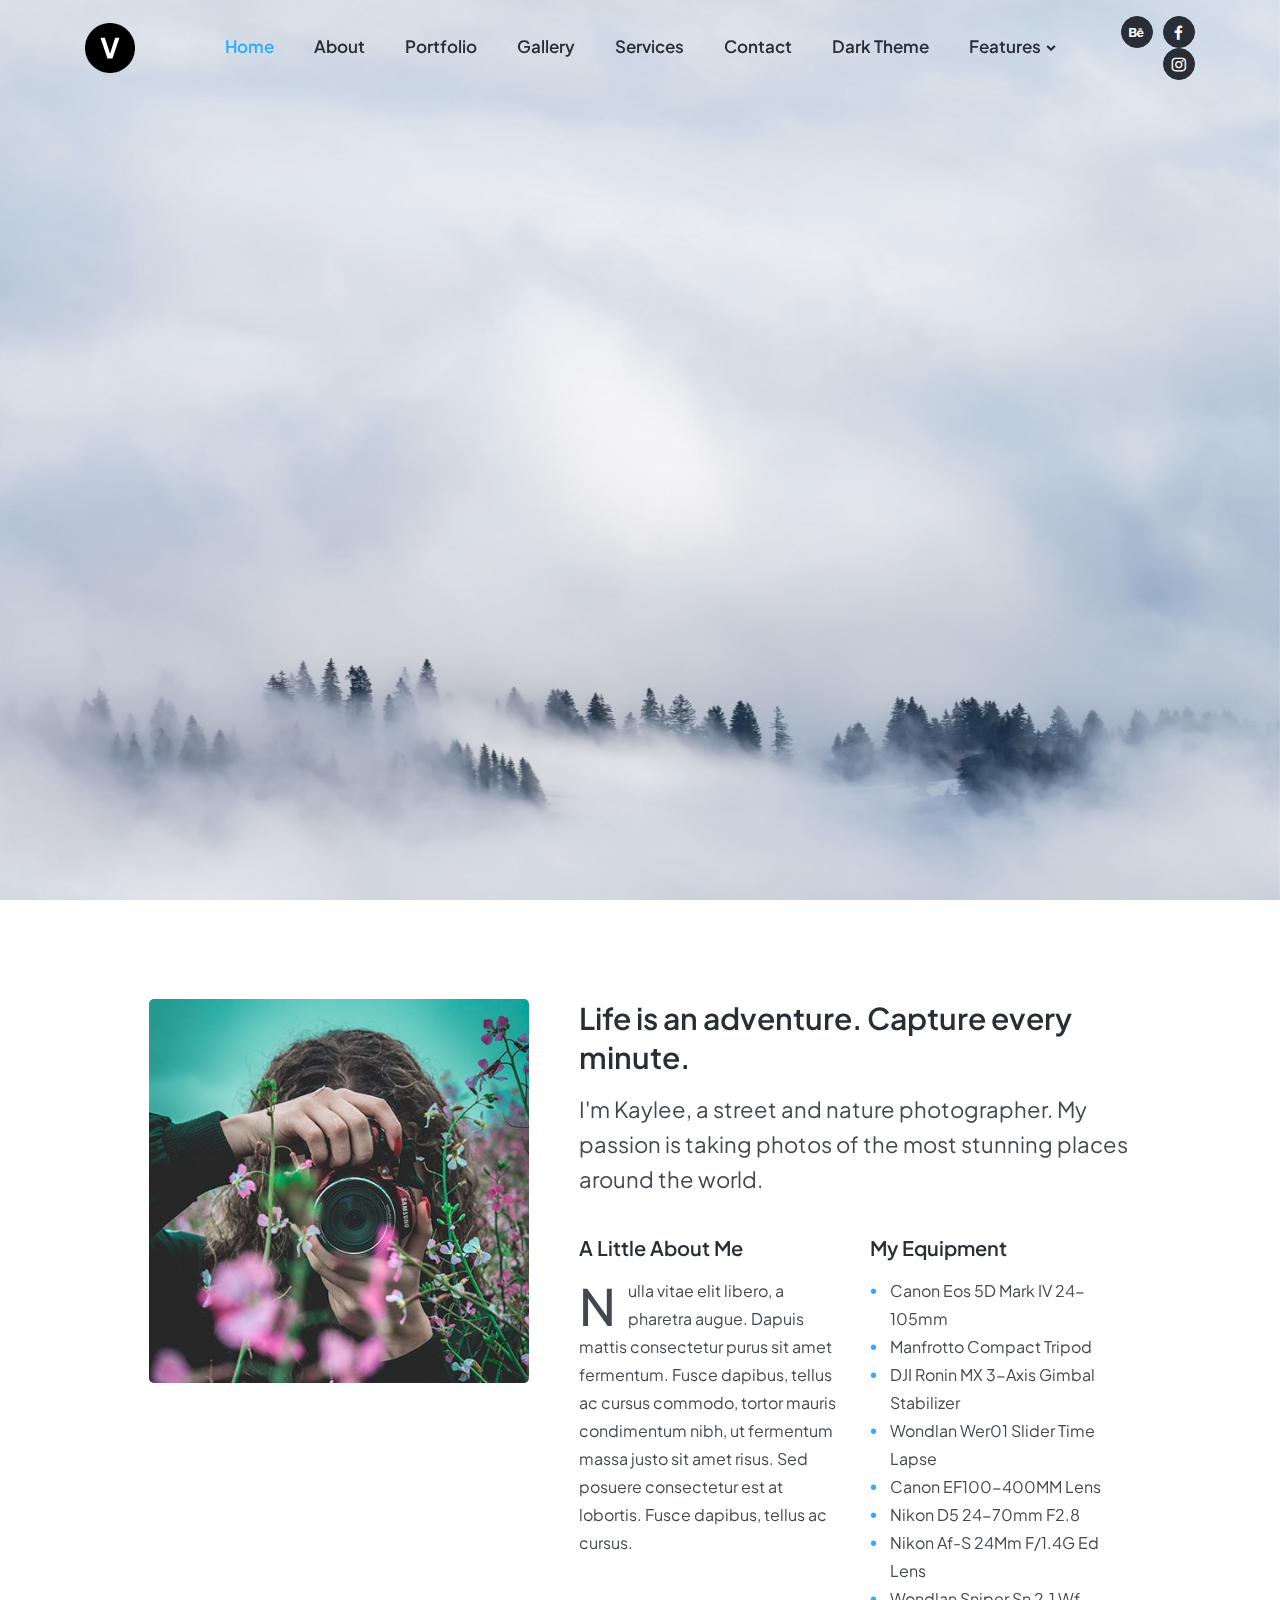
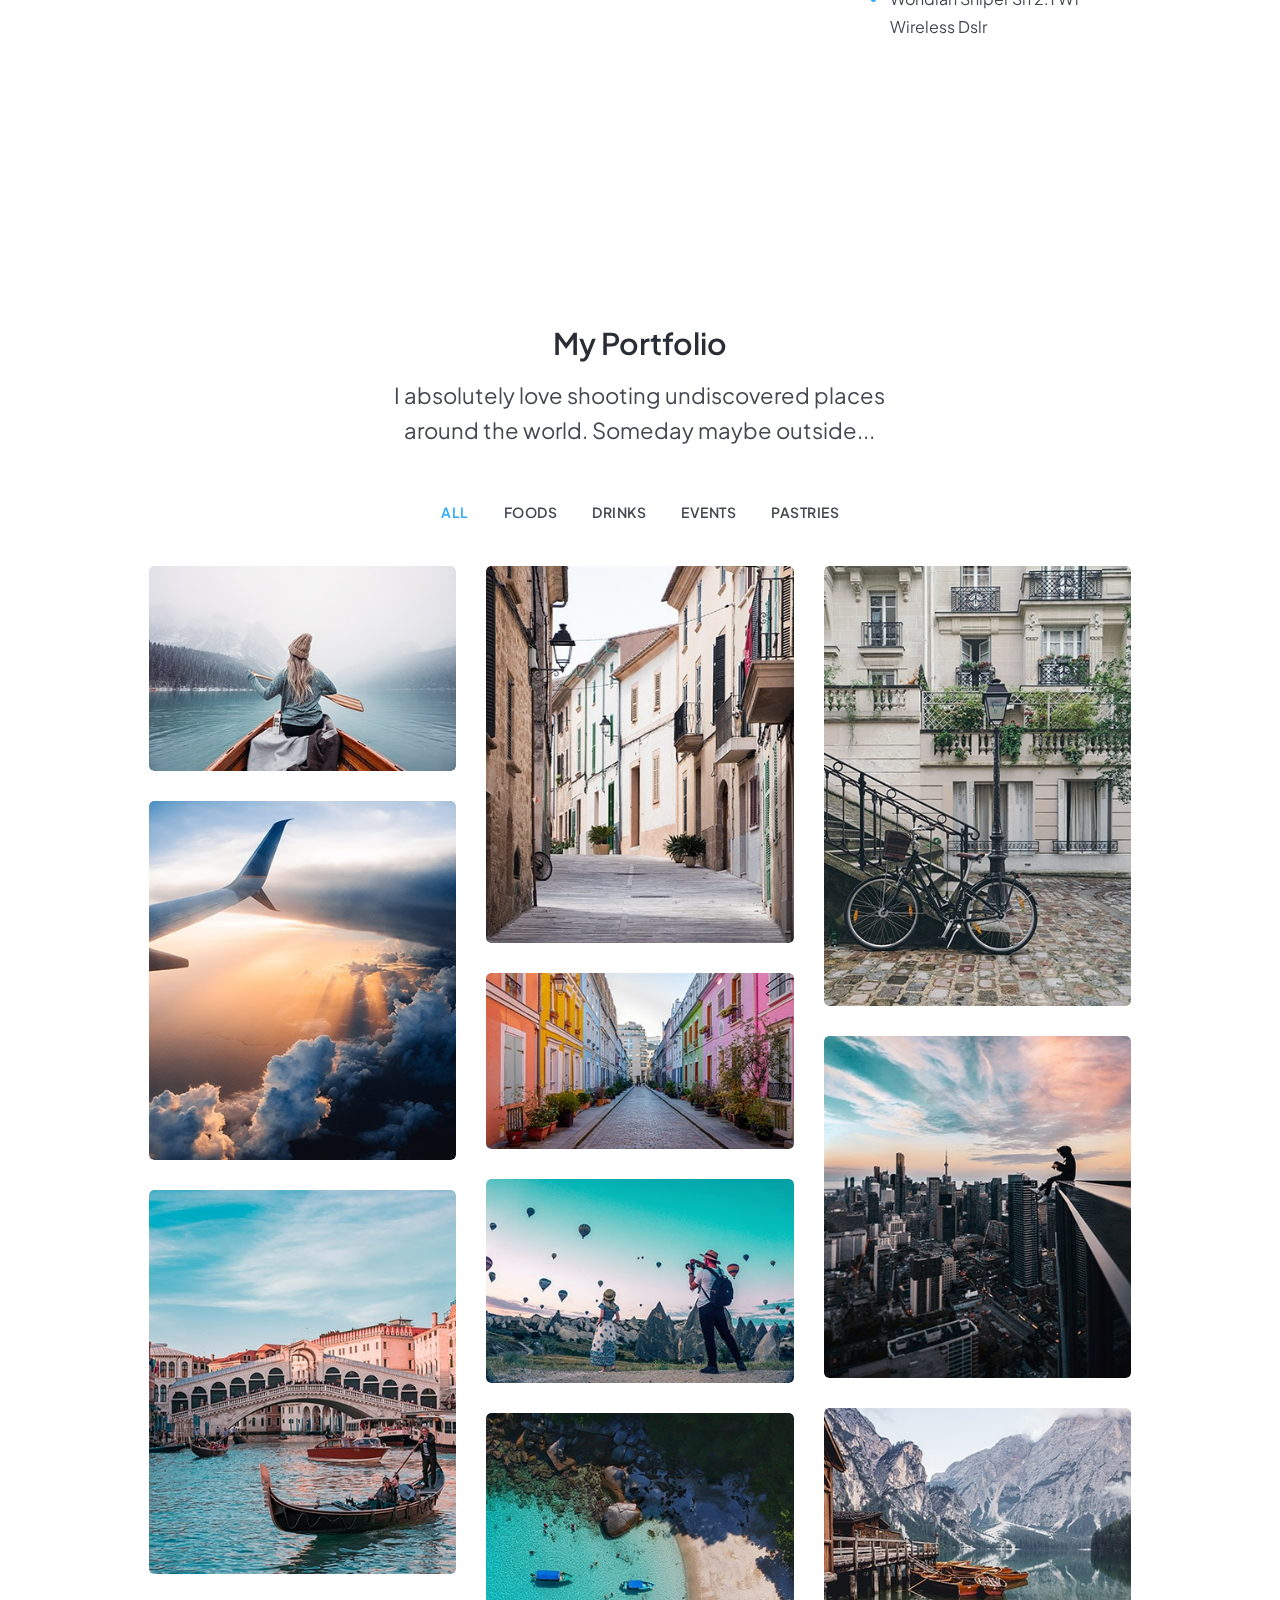
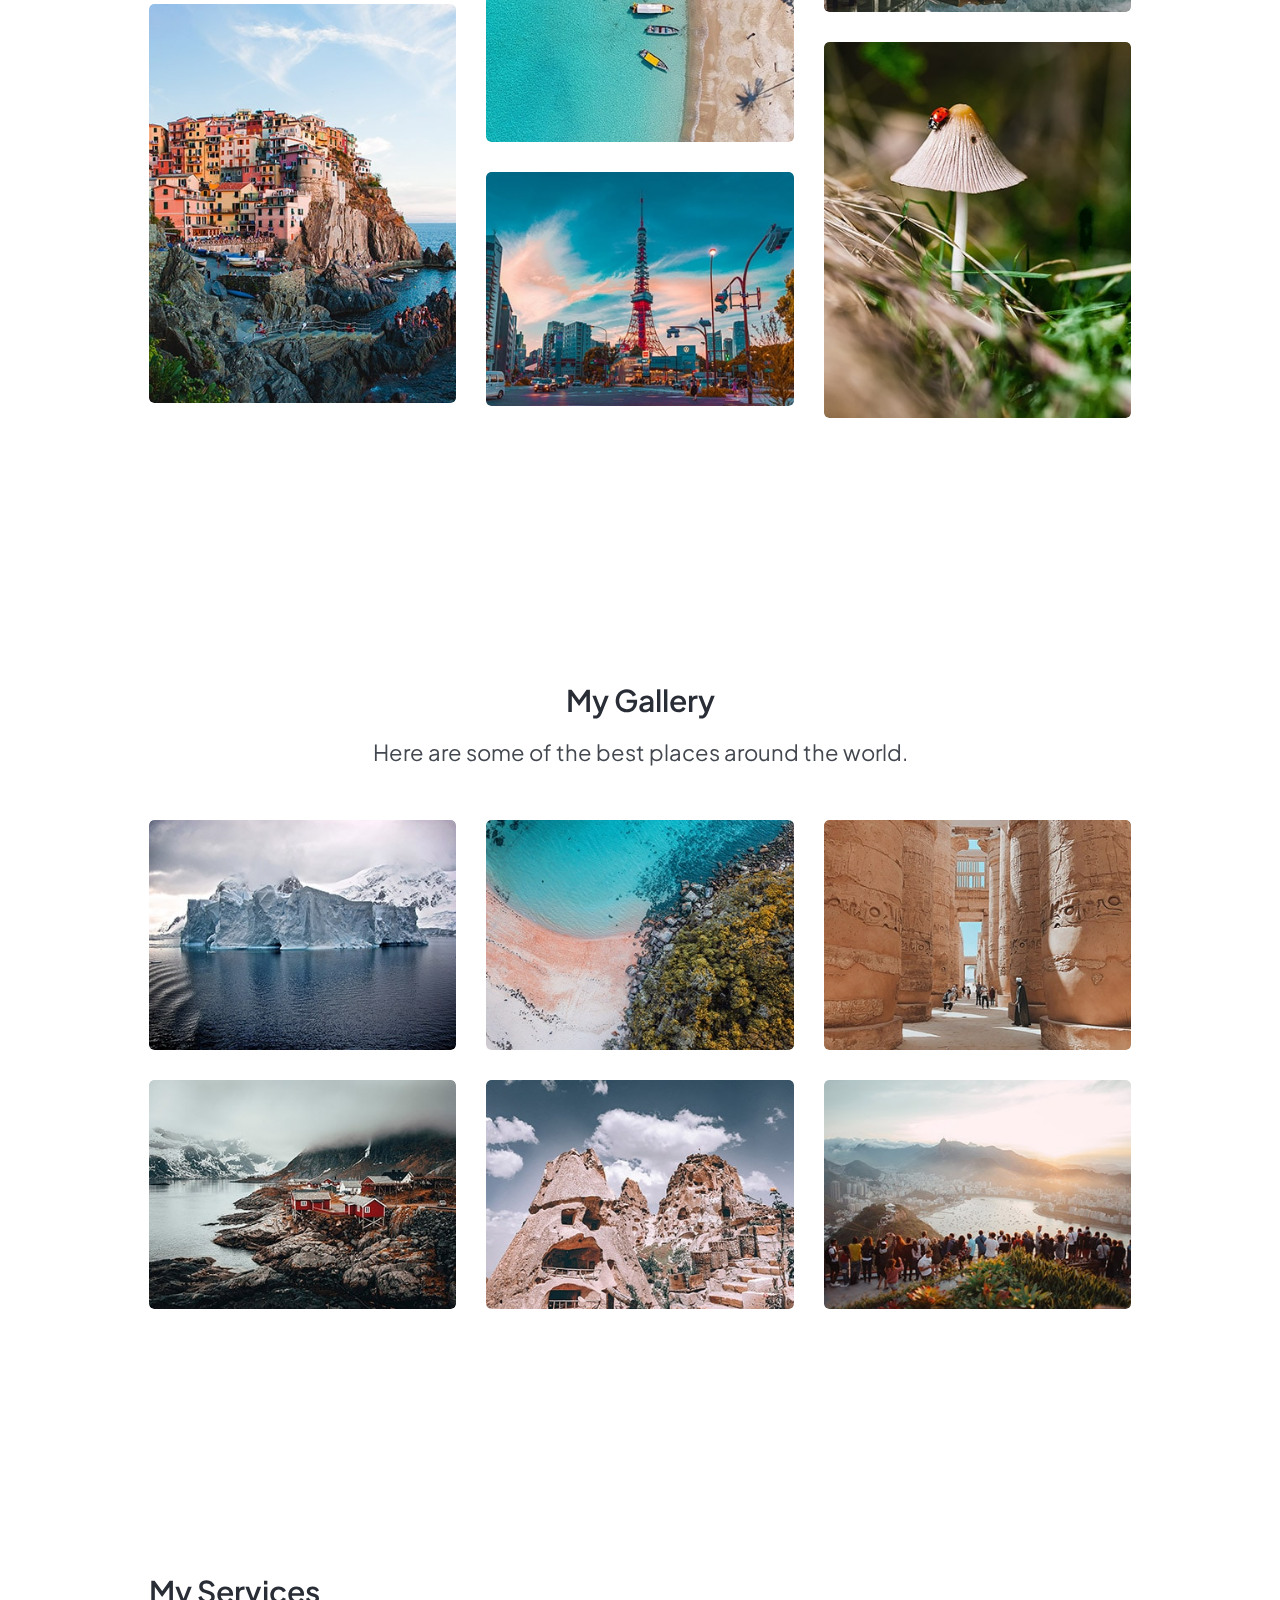
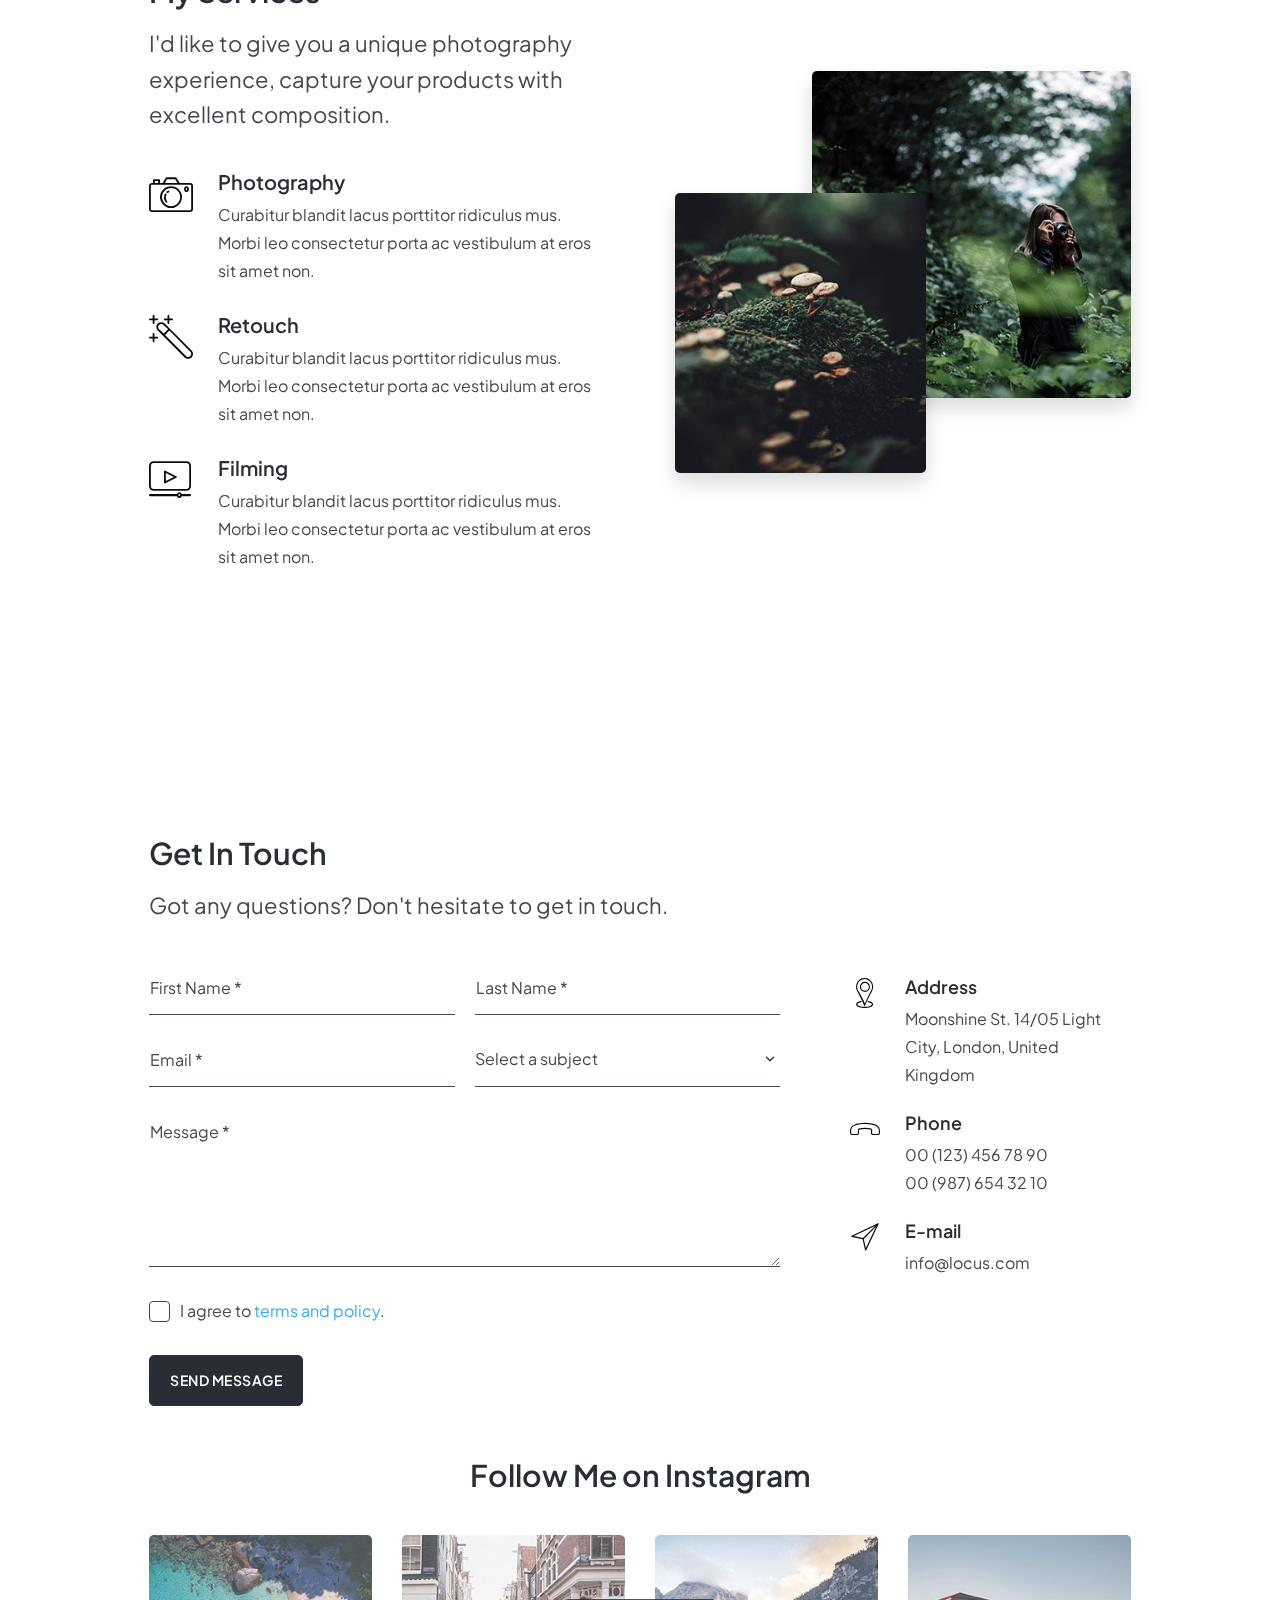
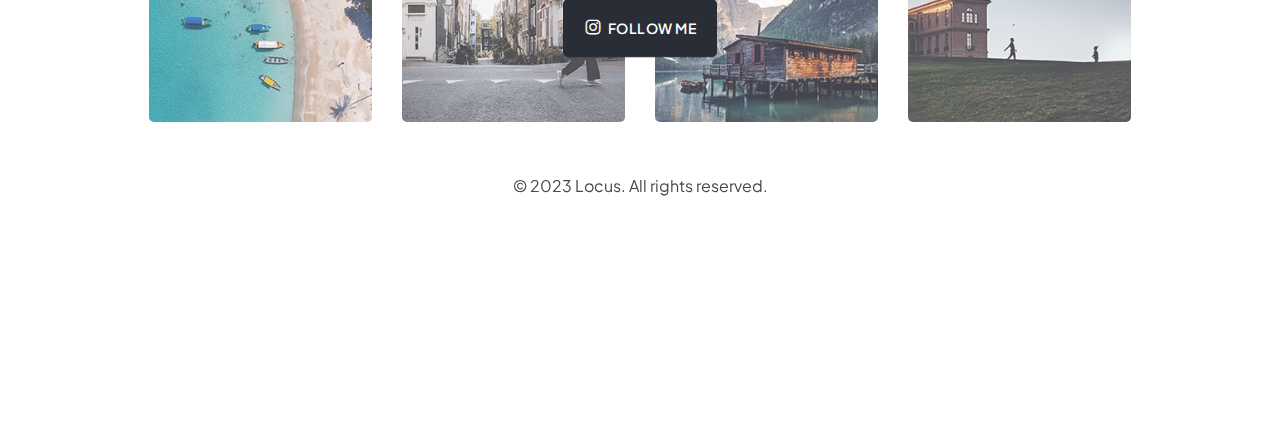
<file: index-light.html>
<!DOCTYPE html>
<html lang="en">

<head>
  <meta charset="utf-8">
  <meta name="viewport" content="width=device-width, initial-scale=1.0">
  <meta name="description" content="A gorgeous looking onepage site template suitable for photographers, visual artists, digital studios, freelancers that would like to showcase their portfolio beautifully.">
  <meta name="keywords" content="bootstrap 5, one page, responsive, photography, minimal, modern, gulp, sass">
  <meta name="author" content="elemis">
  <title>Locus - Photography One Page Bootstrap 5 Template</title>
  <link rel="shortcut icon" href="./assets/img/favicon-dark.png">
  <link rel="stylesheet" href="./assets/css/plugins.css">
  <link rel="stylesheet" href="./assets/css/style-light.css">
  <link rel="stylesheet" href="./assets/css/colors/blue.css">
</head>

<body class="onepage" data-bs-spy="scroll" data-bs-target=".navbar-collapse .navbar-nav">
  <div class="content-wrapper">
    <header class="position-absolute top-0 start-0 w-100">
      <nav class="navbar navbar-expand-lg classic transparent ">
        <div class="container flex-lg-row flex-nowrap align-items-center">
          <div class="navbar-brand w-100">
            <a href="./index-light.html">
              <img src="./assets/img/logo-dark.png" srcset="./assets/img/logo-dark@2x.png 2x" alt="" />
            </a>
          </div>
          <div class="navbar-collapse offcanvas offcanvas-nav offcanvas-start">
            <div class="offcanvas-header d-lg-none">
              <a href="./index-light.html"><img src="./assets/img/logo-dark.png" srcset="./assets/img/logo-dark@2x.png 2x" alt="" /></a>
              <button type="button" class="btn btn-circle btn-white btn-close" data-bs-dismiss="offcanvas" aria-label="Close"></button>
            </div>
            <div class="offcanvas-body d-flex flex-column h-100">
              <ul class="navbar-nav">
                <li class="nav-item"><a class="nav-link scroll active" href="#home">Home</a></li>
                <li class="nav-item"><a class="nav-link scroll" href="#about">About</a></li>
                <li class="nav-item"><a class="nav-link scroll" href="#portfolio">Portfolio</a></li>
                <li class="nav-item"><a class="nav-link scroll" href="#gallery">Gallery</a></li>
                <li class="nav-item"><a class="nav-link scroll" href="#services">Services</a></li>
                <li class="nav-item"><a class="nav-link scroll" href="#contact">Contact</a></li>
                <li class="nav-item"><a class="nav-link" href="index.html">Dark Theme</a></li>
                <li class="nav-item dropdown"><a class="nav-link dropdown-toggle " href="#" data-bs-toggle="dropdown">Features</a>
                  <ul class="dropdown-menu">
                    <li class="nav-item"><a class="dropdown-item" href="index.html">Dark Home</a></li>
                    <li class="nav-item">
                    <li class="nav-item"><a class="dropdown-item" href="elements.html">Elements</a></li>
                    <li class="nav-item"><a class="dropdown-item" href="typography.html">Typography</a></li>
                    <li class="nav-item"><a class="dropdown-item" href="icons-slim.html">Slim Icons</a></li>
                    <li class="nav-item"><a class="dropdown-item" href="icons-unicons.html">Unicons</a></li>
                    <li class="nav-item"><a class="dropdown-item" href="documentation.html">Documentation</a></li>
                </li>
                <li class="dropdown dropdown-submenu dropstart"><a class="dropdown-item dropdown-toggle" href="#" data-bs-toggle="dropdown">Submenu Left</a>
                  <ul class="dropdown-menu">
                    <li class="nav-item"><a class="dropdown-item" href="#">Menu item</a></li>
                    <li class="nav-item"><a class="dropdown-item" href="#">Menu item</a></li>
                  </ul>
                </li>
                <li class="dropdown dropdown-submenu dropend"><a class="dropdown-item dropdown-toggle" href="#" data-bs-toggle="dropdown">Submenu Right</a>
                  <ul class="dropdown-menu">
                    <li class="nav-item"><a class="dropdown-item" href="#">Menu item</a></li>
                    <li class="nav-item"><a class="dropdown-item" href="#">Menu item</a></li>
                  </ul>
                </li>
              </ul>
              </li>
              </ul>
              <!-- /.navbar-nav -->
              <div class="d-lg-none mt-auto pt-6 pb-6 order-4">
                <a href="mailto:#" class="link-body">info@locus.com</a>
                <br /> 00 (123) 456 78 90 <br />
                <nav class="nav social mt-4">
                  <a href="#" class="btn btn-circle btn-dark btn-behance btn-sm"><i class="uil uil-behance"></i></a>
                  <a href="#" class="btn btn-circle btn-dark btn-facebook-f btn-sm"><i class="uil uil-facebook-f"></i></a>
                  <a href="#" class="btn btn-circle btn-dark btn-instagram btn-sm"><i class="uil uil-instagram"></i></a>
                </nav>
                <!-- /.social -->
              </div>
              <!-- /offcanvas-nav-other -->
            </div>
            <!-- /.offcanvas-body -->
          </div>
          <!-- /.navbar-collapse -->
          <div class="navbar-other w-100 d-flex ms-auto">
            <ul class="navbar-nav flex-row align-items-center ms-auto">
              <li class="nav-item">
                <nav class="nav social justify-content-end text-end">
                  <a href="#" class="btn btn-circle btn-dark btn-behance btn-sm"><i class="uil uil-behance"></i></a>
                  <a href="#" class="btn btn-circle btn-dark btn-facebook-f btn-sm"><i class="uil uil-facebook-f"></i></a>
                  <a href="#" class="btn btn-circle btn-dark btn-instagram btn-sm"><i class="uil uil-instagram"></i></a>
                </nav>
                <!-- /.social -->
              </li>
              <li class="nav-item d-lg-none">
                <button class="hamburger offcanvas-nav-btn"><span></span></button>
              </li>
            </ul>
            <!-- /.navbar-nav -->
          </div>
          <!-- /.navbar-other -->
        </div>
        <!-- /.container -->
      </nav>
      <!-- /.navbar -->
    </header>
    <section id="home">
      <div class="container vh-100 d-flex flex-column align-items-center justify-content-center" data-cues="slideInDown" data-group="hero">
        <h2 class="fs-16 ls-lg text-uppercase mb-5">Street & Nature Photographer</h2>
        <h1 class="display-1 mb-8">Kaylee Rosemary</h1>
        <span><a href="#portfolio" class="btn btn-lg btn-dark scroll">View My Work</a></span>
      </div>
    </section>
    <section id="about">
      <div class="container pt-7 pb-15">
        <div class="card">
          <div class="card-body">
            <div class="row gx-md-8 gx-xl-10 gy-8">
              <div class="col-lg-5">
                <figure class="rounded"><img class="img-fluid" src="./assets/img/photos/about.jpg" srcset="./assets/img/photos/about@2x.jpg 2x" alt=""></figure>
              </div>
              <!-- /column -->
              <div class="col-lg-7">
                <h2 class="mb-3">Life is an adventure. Capture every minute.</h2>
                <p class="lead mb-7">I'm Kaylee, a street and nature photographer. My passion is taking photos of the most stunning places around the world.</p>
                <div class="row">
                  <div class="col-lg-6">
                    <h3 class="h4 mb-3">A Little About Me</h3>
                    <p>
                      <span class="dropcap">N</span> ulla vitae elit libero, a pharetra augue. Dapuis mattis consectetur purus sit amet fermentum. Fusce dapibus, tellus ac cursus commodo, tortor mauris condimentum nibh, ut fermentum massa justo sit amet risus. Sed posuere consectetur est at lobortis. Fusce dapibus, tellus ac cursus.
                    </p>
                  </div>
                  <!-- /column -->
                  <div class="col-lg-6">
                    <h3 class="h4 mb-3">My Equipment</h3>
                    <ul class="unordered-list bullet-primary">
                      <li>Canon Eos 5D Mark IV 24-105mm</li>
                      <li>Manfrotto Compact Tripod</li>
                      <li>DJI Ronin MX 3-Axis Gimbal Stabilizer</li>
                      <li>Wondlan Wer01 Slider Time Lapse</li>
                      <li>Canon EF100-400MM Lens</li>
                      <li>Nikon D5 24-70mm F2.8</li>
                      <li>Nikon Af-S 24Mm F/1.4G Ed Lens</li>
                      <li>Wondlan Sniper Sn 2.1 Wf Wireless Dslr</li>
                    </ul>
                  </div>
                  <!-- /column -->
                </div>
                <!-- /.row -->
              </div>
              <!-- /column -->
            </div>
            <!-- /.row -->
          </div>
          <!--/.card-body -->
        </div>
        <!--/.card -->
      </div>
    </section>
    <section id="portfolio">
      <div class="container pt-7 pb-15">
        <div class="card">
          <div class="card-body">
            <div class="row">
              <div class="col-xl-7 mx-auto">
                <h2 class="mb-3 text-center">My Portfolio</h2>
                <p class="lead mb-10 text-center px-xxl-12">I absolutely love shooting undiscovered places around the world. Someday maybe outside...</p>
              </div>
              <!-- /column -->
            </div>
            <!-- /.row -->
            <div class="grid grid-view">
              <div class="isotope-filter filter mb-8 text-center">
                <ul>
                  <li><a class="filter-item active" data-filter="*">All</a></li>
                  <li><a class="filter-item" data-filter=".foods">Foods</a></li>
                  <li><a class="filter-item" data-filter=".drinks">Drinks</a></li>
                  <li><a class="filter-item" data-filter=".events">Events</a></li>
                  <li><a class="filter-item" data-filter=".pastries">Pastries</a></li>
                </ul>
              </div>
              <div class="row gx-md-6 gy-6 isotope">
                <div class="item col-md-6 col-xl-4 drinks events">
                  <figure class="overlay rounded"><a href="./assets/img/photos/p1-full.jpg" data-glightbox="title: Pellentesque Bibendum Vestibulum; description: Praesent commodo cursus magna, vel scelerisque nisl consectetur." data-gallery="g-portfolio"> <img src="./assets/img/photos/p1.jpg" srcset="./assets/img/photos/p1@2x.jpg 2x" alt="" /></a>
                    <figcaption><i class="si-photo_aperture"></i></figcaption>
                  </figure>
                </div>
                <!-- /.item -->
                <div class="item col-md-6 col-xl-4 events">
                  <figure class="overlay rounded"><a href="./assets/img/photos/p2-full.jpg" data-glightbox="title: Porta Pellentesque Sem" data-gallery="g-portfolio"> <img src="./assets/img/photos/p2.jpg" srcset="./assets/img/photos/p2@2x.jpg 2x" alt="" /></a>
                    <figcaption><i class="si-photo_aperture"></i></figcaption>
                  </figure>
                </div>
                <!-- /.item -->
                <div class="item col-md-6 col-xl-4 drinks foods">
                  <figure class="overlay rounded"><a href="./assets/img/photos/p3-full.jpg" data-glightbox data-gallery="g-portfolio"> <img src="./assets/img/photos/p3.jpg" srcset="./assets/img/photos/p3@2x.jpg 2x" alt="" /></a>
                    <figcaption><i class="si-photo_aperture"></i></figcaption>
                  </figure>
                </div>
                <!-- /.item -->
                <div class="item col-md-6 col-xl-4 events">
                  <figure class="overlay rounded"><a href="./assets/img/photos/p4-full.jpg" data-glightbox data-gallery="g-portfolio"> <img src="./assets/img/photos/p4.jpg" srcset="./assets/img/photos/p4@2x.jpg 2x" alt="" /></a>
                    <figcaption><i class="si-photo_aperture"></i></figcaption>
                  </figure>
                </div>
                <!-- /.item -->
                <div class="item col-md-6 col-xl-4 pastries events">
                  <figure class="overlay rounded"><a href="./assets/img/photos/p5-full.jpg" data-glightbox data-gallery="g-portfolio"> <img src="./assets/img/photos/p5.jpg" srcset="./assets/img/photos/p5@2x.jpg 2x" alt="" /></a>
                    <figcaption><i class="si-photo_aperture"></i></figcaption>
                  </figure>
                </div>
                <!-- /.item -->
                <div class="item col-md-6 col-xl-4 foods">
                  <figure class="overlay rounded"><a href="./assets/img/photos/p6-full.jpg" data-glightbox data-gallery="g-portfolio"> <img src="./assets/img/photos/p6.jpg" srcset="./assets/img/photos/p6@2x.jpg 2x" alt="" /></a>
                    <figcaption><i class="si-photo_aperture"></i></figcaption>
                  </figure>
                </div>
                <!-- /.item -->
                <div class="item col-md-6 col-xl-4 foods drinks">
                  <figure class="overlay rounded"><a href="./assets/img/photos/p7-full.jpg" data-glightbox data-gallery="g-portfolio"> <img src="./assets/img/photos/p7.jpg" srcset="./assets/img/photos/p7@2x.jpg 2x" alt="" /></a>
                    <figcaption><i class="si-photo_aperture"></i></figcaption>
                  </figure>
                </div>
                <!-- /.item -->
                <div class="item col-md-6 col-xl-4 pastries">
                  <figure class="overlay rounded"><a href="./assets/img/photos/p8-full.jpg" data-glightbox data-gallery="g-portfolio"> <img src="./assets/img/photos/p8.jpg" srcset="./assets/img/photos/p8@2x.jpg 2x" alt="" /></a>
                    <figcaption><i class="si-photo_aperture"></i></figcaption>
                  </figure>
                </div>
                <!-- /.item -->
                <div class="item col-md-6 col-xl-4 events">
                  <figure class="overlay rounded"><a href="./assets/img/photos/p9-full.jpg" data-glightbox data-gallery="g-portfolio"> <img src="./assets/img/photos/p9.jpg" srcset="./assets/img/photos/p9@2x.jpg 2x" alt="" /></a>
                    <figcaption><i class="si-photo_aperture"></i></figcaption>
                  </figure>
                </div>
                <!-- /.item -->
                <div class="item col-md-6 col-xl-4 foods">
                  <figure class="overlay rounded"><a href="./assets/img/photos/p10-full.jpg" data-glightbox data-gallery="g-portfolio"> <img src="./assets/img/photos/p10.jpg" srcset="./assets/img/photos/p10@2x.jpg 2x" alt="" /></a>
                    <figcaption><i class="si-photo_aperture"></i></figcaption>
                  </figure>
                </div>
                <!-- /.item -->
                <div class="item col-md-6 col-xl-4 drinks">
                  <figure class="overlay rounded"><a href="./assets/img/photos/p11-full.jpg" data-glightbox data-gallery="g-portfolio"> <img src="./assets/img/photos/p11.jpg" srcset="./assets/img/photos/p11@2x.jpg 2x" alt="" /></a>
                    <figcaption><i class="si-photo_aperture"></i></figcaption>
                  </figure>
                </div>
                <!-- /.item -->
                <div class="item col-md-6 col-xl-4 drinks">
                  <figure class="overlay rounded"><a href="./assets/img/photos/p12-full.jpg" data-glightbox data-gallery="g-portfolio"> <img src="./assets/img/photos/p12.jpg" srcset="./assets/img/photos/p12@2x.jpg 2x" alt="" /></a>
                    <figcaption><i class="si-photo_aperture"></i></figcaption>
                  </figure>
                </div>
                <!-- /.item -->
                <div class="item col-md-6 col-xl-4 drinks events">
                  <figure class="overlay rounded"><a href="https://www.youtube.com/watch?v=rETpXdTbAzo" data-glightbox data-gallery="g-portfolio"> <img src="./assets/img/photos/p13.jpg" srcset="./assets/img/photos/p13@2x.jpg 2x" alt="" /></a>
                    <figcaption><i class="si-photo_aperture"></i></figcaption>
                  </figure>
                </div>
                <!-- /.item -->
              </div>
              <!-- /.row -->
            </div>
            <!-- /.grid -->
          </div>
          <!--/.card-body -->
        </div>
        <!--/.card -->
      </div>
    </section>
    <section id="gallery">
      <div class="container pt-7 pb-15">
        <div class="card">
          <div class="card-body">
            <h2 class="mb-3 text-center">My Gallery</h2>
            <p class="lead mb-10 text-center px-xl-12">Here are some of the best places around the world.</p>
            <div class="grid grid-view">
              <div class="row gx-md-6 gy-6 isotope">
                <div class="item col-md-6 col-xl-4">
                  <figure class="overlay rounded">
                    <a href="./assets/img/photos/an1.jpg" data-glightbox="title: Antarctica" data-gallery="g-antarctica">
                      <img src="./assets/img/photos/an-th.jpg" srcset="./assets/img/photos/an-th@2x.jpg 2x" alt="" />
                    </a>
                    <figcaption>
                      <h4 class="from-top h6 mb-0">Antarctica</h4>
                    </figcaption>
                  </figure>
                  <ul class="d-none">
                    <li><a href="./assets/img/photos/an2.jpg" data-glightbox="title: Antarctica" data-gallery="g-antarctica"></a></li>
                    <li><a href="./assets/img/photos/an3.jpg" data-glightbox="title: Antarctica" data-gallery="g-antarctica"></a></li>
                    <li><a href="./assets/img/photos/an4.jpg" data-glightbox="title: Antarctica" data-gallery="g-antarctica"></a></li>
                    <li><a href="./assets/img/photos/an5.jpg" data-glightbox="title: Antarctica" data-gallery="g-antarctica"></a></li>
                    <li><a href="./assets/img/photos/an6.jpg" data-glightbox="title: Antarctica" data-gallery="g-antarctica"></a></li>
                  </ul>
                </div>
                <!-- /.item -->
                <div class="item col-md-6 col-xl-4">
                  <figure class="overlay rounded">
                    <a href="./assets/img/photos/au1.jpg" data-glightbox="title: Australia" data-gallery="g-australia">
                      <img src="./assets/img/photos/au-th.jpg" srcset="./assets/img/photos/au-th@2x.jpg 2x" alt="" />
                    </a>
                    <figcaption>
                      <h4 class="from-top h6 mb-0">Australia</h4>
                    </figcaption>
                  </figure>
                  <ul class="d-none">
                    <li><a href="./assets/img/photos/au2.jpg" data-glightbox="title: Australia" data-gallery="g-australia"></a></li>
                    <li><a href="./assets/img/photos/au3.jpg" data-glightbox="title: Australia" data-gallery="g-australia"></a></li>
                    <li><a href="./assets/img/photos/au4.jpg" data-glightbox="title: Australia" data-gallery="g-australia"></a></li>
                    <li><a href="./assets/img/photos/au5.jpg" data-glightbox="title: Australia" data-gallery="g-australia"></a></li>
                    <li><a href="./assets/img/photos/au6.jpg" data-glightbox="title: Australia" data-gallery="g-australia"></a></li>
                  </ul>
                </div>
                <!-- /.item -->
                <div class="item col-md-6 col-xl-4">
                  <figure class="overlay rounded">
                    <a href="./assets/img/photos/eg1.jpg" data-glightbox="title: Egypt" data-gallery="g-egypt">
                      <img src="./assets/img/photos/eg-th.jpg" srcset="./assets/img/photos/eg-th@2x.jpg 2x" alt="" />
                    </a>
                    <figcaption>
                      <h4 class="from-top h6 mb-0">Egypt</h4>
                    </figcaption>
                  </figure>
                  <ul class="d-none">
                    <li><a href="./assets/img/photos/eg2.jpg" data-glightbox="title: Egypt" data-gallery="g-egypt"></a></li>
                    <li><a href="./assets/img/photos/eg3.jpg" data-glightbox="title: Egypt" data-gallery="g-egypt"></a></li>
                    <li><a href="./assets/img/photos/eg4.jpg" data-glightbox="title: Egypt" data-gallery="g-egypt"></a></li>
                    <li><a href="./assets/img/photos/eg5.jpg" data-glightbox="title: Egypt" data-gallery="g-egypt"></a></li>
                    <li><a href="./assets/img/photos/eg6.jpg" data-glightbox="title: Egypt" data-gallery="g-egypt"></a></li>
                  </ul>
                </div>
                <!-- /.item -->
                <div class="item col-md-6 col-xl-4">
                  <figure class="overlay rounded">
                    <a href="./assets/img/photos/sc1.jpg" data-glightbox="title: Scandinavia" data-gallery="g-scandinavia">
                      <img src="./assets/img/photos/sc-th.jpg" srcset="./assets/img/photos/sc-th@2x.jpg 2x" alt="" />
                    </a>
                    <figcaption>
                      <h4 class="from-top h6 mb-0">Scandinavia</h4>
                    </figcaption>
                  </figure>
                  <ul class="d-none">
                    <li><a href="./assets/img/photos/sc2.jpg" data-glightbox="title: Scandinavia" data-gallery="g-scandinavia"></a></li>
                    <li><a href="./assets/img/photos/sc3.jpg" data-glightbox="title: Scandinavia" data-gallery="g-scandinavia"></a></li>
                    <li><a href="./assets/img/photos/sc4.jpg" data-glightbox="title: Scandinavia" data-gallery="g-scandinavia"></a></li>
                    <li><a href="./assets/img/photos/sc5.jpg" data-glightbox="title: Scandinavia" data-gallery="g-scandinavia"></a></li>
                    <li><a href="./assets/img/photos/sc6.jpg" data-glightbox="title: Scandinavia" data-gallery="g-scandinavia"></a></li>
                  </ul>
                </div>
                <!-- /.item -->
                <div class="item col-md-6 col-xl-4">
                  <figure class="overlay rounded">
                    <a href="./assets/img/photos/aa1.jpg" data-glightbox="title: Anatolia" data-gallery="g-anatolia">
                      <img src="./assets/img/photos/aa-th.jpg" srcset="./assets/img/photos/aa-th@2x.jpg 2x" alt="" />
                    </a>
                    <figcaption>
                      <h4 class="from-top h6 mb-0">Anatolia</h4>
                    </figcaption>
                  </figure>
                  <ul class="d-none">
                    <li><a href="./assets/img/photos/aa2.jpg" data-glightbox="title: Anatolia" data-gallery="g-anatolia"></a></li>
                    <li><a href="./assets/img/photos/aa3.jpg" data-glightbox="title: Anatolia" data-gallery="g-anatolia"></a></li>
                    <li><a href="./assets/img/photos/aa4.jpg" data-glightbox="title: Anatolia" data-gallery="g-anatolia"></a></li>
                    <li><a href="./assets/img/photos/aa5.jpg" data-glightbox="title: Anatolia" data-gallery="g-anatolia"></a></li>
                    <li><a href="./assets/img/photos/aa6.jpg" data-glightbox="title: Anatolia" data-gallery="g-anatolia"></a></li>
                  </ul>
                </div>
                <!-- /.item -->
                <div class="item col-md-6 col-xl-4">
                  <figure class="overlay rounded">
                    <a href="./assets/img/photos/br1.jpg" data-glightbox="title: Brazil" data-gallery="g-brazil">
                      <img src="./assets/img/photos/br-th.jpg" srcset="./assets/img/photos/br-th@2x.jpg 2x" alt="" />
                    </a>
                    <figcaption>
                      <h4 class="from-top h6 mb-0">Brazil</h4>
                    </figcaption>
                  </figure>
                  <ul class="d-none">
                    <li><a href="./assets/img/photos/br2.jpg" data-glightbox="title: Brazil" data-gallery="g-brazil"></a></li>
                    <li><a href="./assets/img/photos/br3.jpg" data-glightbox="title: Brazil" data-gallery="g-brazil"></a></li>
                    <li><a href="./assets/img/photos/br4.jpg" data-glightbox="title: Brazil" data-gallery="g-brazil"></a></li>
                    <li><a href="./assets/img/photos/br5.jpg" data-glightbox="title: Brazil" data-gallery="g-brazil"></a></li>
                    <li><a href="./assets/img/photos/br6.jpg" data-glightbox="title: Brazil" data-gallery="g-brazil"></a></li>
                  </ul>
                </div>
                <!-- /.item -->
              </div>
              <!-- /.row -->
            </div>
            <!-- /.grid -->
          </div>
          <!--/.card-body -->
        </div>
        <!--/.card -->
      </div>
    </section>
    <section id="services">
      <div class="container pt-7 pb-15">
        <div class="card">
          <div class="card-body">
            <div class="row gx-lg-8 gx-xl-12 gy-10 align-items-center">
              <div class="col-lg-6 position-relative order-lg-2">
                <div class="overlap-grid overlap-grid-2">
                  <div class="item">
                    <figure class="rounded shadow"><img src="./assets/img/photos/s1.jpg" srcset="./assets/img/photos/s1@2x.jpg 2x" alt=""></figure>
                  </div>
                  <div class="item">
                    <figure class="rounded shadow"><img src="./assets/img/photos/s2.jpg" srcset="./assets/img/photos/s2@2x.jpg 2x" alt=""></figure>
                  </div>
                </div>
              </div>
              <!--/column -->
              <div class="col-lg-6">
                <h2 class="mb-3">My Services</h2>
                <p class="lead mb-7">I'd like to give you a unique photography experience, capture your products with excellent composition.</p>
                <div class="d-flex flex-row mb-5">
                  <div>
                    <div class="icon fs-44 text-dark mt-1 me-5"><i class="si-photo_camera"></i></div>
                  </div>
                  <div>
                    <h3 class="h4 mb-1">Photography</h3>
                    <p class="mb-0">Curabitur blandit lacus porttitor ridiculus mus. Morbi leo consectetur porta ac vestibulum at eros sit amet non.</p>
                  </div>
                </div>
                <div class="d-flex flex-row mb-5">
                  <div>
                    <div class="icon fs-44 text-dark mt-1 me-5"><i class="si-photo_magic-tools"></i></div>
                  </div>
                  <div>
                    <h3 class="h4 mb-1">Retouch</h3>
                    <p class="mb-0">Curabitur blandit lacus porttitor ridiculus mus. Morbi leo consectetur porta ac vestibulum at eros sit amet non.</p>
                  </div>
                </div>
                <div class="d-flex flex-row">
                  <div>
                    <div class="icon fs-44 text-dark mt-1 me-5"><i class="si-seo_video-marketing"></i></div>
                  </div>
                  <div>
                    <h3 class="h4 mb-1">Filming</h3>
                    <p class="mb-0">Curabitur blandit lacus porttitor ridiculus mus. Morbi leo consectetur porta ac vestibulum at eros sit amet non.</p>
                  </div>
                </div>
              </div>
              <!--/column -->
            </div>
            <!--/.row -->
          </div>
          <!--/.card-body -->
        </div>
        <!--/.card -->
      </div>
    </section>
    <section id="contact">
      <div class="container pt-7 pb-15">
        <div class="card">
          <div class="card-body">
            <h2 class="mb-3">Get In Touch</h2>
            <p class="lead mb-10">Got any questions? Don't hesitate to get in touch.</p>
            <div class="row gy-10 gx-lg-8 gx-xl-12">
              <div class="col-lg-8">
                <form class="contact-form needs-validation" method="post" action="./assets/php/contact.php" novalidate>
                  <div class="messages"></div>
                  <div class="row gx-4">
                    <div class="col-md-6">
                      <div class="form-floating mb-6">
                        <input id="form_name" type="text" name="name" class="form-control" placeholder="Jane" required>
                        <label for="form_name">First Name *</label>
                        <div class="valid-feedback"> Looks good! </div>
                        <div class="invalid-feedback"> Please enter your first name. </div>
                      </div>
                    </div>
                    <!-- /column -->
                    <div class="col-md-6">
                      <div class="form-floating mb-6">
                        <input id="form_lastname" type="text" name="surname" class="form-control" placeholder="Doe" required>
                        <label for="form_lastname">Last Name *</label>
                        <div class="valid-feedback"> Looks good! </div>
                        <div class="invalid-feedback"> Please enter your last name. </div>
                      </div>
                    </div>
                    <!-- /column -->
                    <div class="col-md-6">
                      <div class="form-floating mb-6">
                        <input id="form_email" type="email" name="email" class="form-control" placeholder="jane.doe@example.com" required>
                        <label for="form_email">Email *</label>
                        <div class="valid-feedback"> Looks good! </div>
                        <div class="invalid-feedback"> Please provide a valid email address. </div>
                      </div>
                    </div>
                    <!-- /column -->
                    <div class="col-md-6">
                      <div class="form-select-wrapper mb-6">
                        <select class="form-select" id="form-select" name="subject-select" required>
                          <option selected disabled value="">Select a subject</option>
                          <option value="Question">Question</option>
                          <option value="Pricing">Pricing</option>
                          <option value="Other">Other</option>
                        </select>
                        <div class="valid-feedback"> Looks good! </div>
                        <div class="invalid-feedback"> Please select a department. </div>
                      </div>
                    </div>
                    <!-- /column -->
                    <div class="col-12">
                      <div class="form-floating mb-6">
                        <textarea id="form_message" name="message" class="form-control" placeholder="Your message" style="height: 150px" required></textarea>
                        <label for="form_message">Message *</label>
                        <div class="valid-feedback"> Looks good! </div>
                        <div class="invalid-feedback"> Please enter your messsage. </div>
                      </div>
                    </div>
                    <!-- /column -->
                    <div class="col-12">
                      <div class="form-check mb-6">
                        <input class="form-check-input" type="checkbox" value="" id="invalidCheck" required>
                        <label class="form-check-label" for="invalidCheck"> I agree to <a href="#" class="hover">terms and policy</a>. </label>
                        <div class="invalid-feedback"> You must agree before submitting. </div>
                      </div>
                    </div>
                    <!-- /column -->
                    <div class="col-12">
                      <input type="submit" class="btn btn-dark btn-send" value="Send message">
                    </div>
                    <!-- /column -->
                  </div>
                  <!-- /.row -->
                </form>
                <!-- /form -->
              </div>
              <!--/column -->
              <div class="col-lg-4">
                <div class="d-flex flex-row">
                  <div>
                    <div class="icon text-dark fs-30 me-5 mt-1"> <i class="si-ecommerce_shop-location"></i> </div>
                  </div>
                  <div>
                    <h5 class="mb-1">Address</h5>
                    <address>Moonshine St. 14/05 Light City, London, United Kingdom</address>
                  </div>
                </div>
                <div class="d-flex flex-row">
                  <div>
                    <div class="icon text-dark fs-30 me-5 mt-1"> <i class="si-phone_drop-call"></i> </div>
                  </div>
                  <div>
                    <h5 class="mb-1">Phone</h5>
                    <p>00 (123) 456 78 90 <br />00 (987) 654 32 10</p>
                  </div>
                </div>
                <div class="d-flex flex-row">
                  <div>
                    <div class="icon text-dark fs-30 me-5 mt-1"> <i class="si-mail_send-arrow"></i> </div>
                  </div>
                  <div>
                    <h5 class="mb-1">E-mail</h5>
                    <p class="mb-0"><a href="mailto:#" class="link-body">info@locus.com</a></p>
                  </div>
                </div>
              </div>
              <!--/column -->
            </div>
            <!--/.row -->
            <h2 class="mt-10 mb-8 text-center">Follow Me on Instagram</h2>
            <div class="grid grid-view position-relative mb-10">
              <div class="position-absolute mt-3" style="top:50%; left: 50%; z-index:2; transform: translate(-50%,-50%);"><a href="#" class="btn btn-dark"><i class="uil uil-instagram fs-18 me-1"></i> Follow Me</a></div>
              <div class="row gx-md-6 gy-6 isotope opacity-75">
                <div class="item col-md-6 col-lg-3">
                  <figure class="rounded"><img src="./assets/img/photos/i1.jpg" srcset="./assets/img/photos/i1@2x.jpg 2x" alt="" /></figure>
                </div>
                <!-- /.item -->
                <div class="item col-md-6 col-lg-3">
                  <figure class="rounded"><img src="./assets/img/photos/i2.jpg" srcset="./assets/img/photos/i2@2x.jpg 2x" alt="" /></figure>
                </div>
                <!-- /.item -->
                <div class="item col-md-6 col-lg-3">
                  <figure class="rounded"><img src="./assets/img/photos/i3.jpg" srcset="./assets/img/photos/i3@2x.jpg 2x" alt="" /></figure>
                </div>
                <!-- /.item -->
                <div class="item col-md-6 col-lg-3">
                  <figure class="rounded"><img src="./assets/img/photos/i4.jpg" srcset="./assets/img/photos/i4@2x.jpg 2x" alt="" /></figure>
                </div>
                <!-- /.item -->
              </div>
              <!-- /.row -->
            </div>
            <!-- /.grid -->
            <p class="mb-0 text-center">© 2023 Locus. All rights reserved.</p>
          </div>
          <!--/.card-body -->
        </div>
        <!--/.card -->
      </div>
      <!--/.container -->
    </section>
    <div class="swiper-container swiper-bg" data-effect="fade" data-margin="0" data-autoplay="true" data-autoplaytime="7000">
      <div class="swiper">
        <div class="swiper-wrapper">
          <div class="swiper-slide"><img src="./assets/img/photos/bg1-light.jpg" alt="" /></div>
          <div class="swiper-slide"><img src="./assets/img/photos/bg2-light.jpg" alt="" /></div>
          <div class="swiper-slide"><img src="./assets/img/photos/bg3-light.jpg" alt="" /></div>
          <div class="swiper-slide"><img src="./assets/img/photos/bg4-light.jpg" alt="" /></div>
        </div>
        <!--/.swiper-wrapper -->
      </div>
      <!-- /.swiper -->
    </div>
    <!-- /.swiper-container -->
  </div>
  <!-- /.content-wrapper -->
  <script src="./assets/js/plugins.js"></script>
  <script src="./assets/js/theme.js"></script>
</body>

</html>
</file>
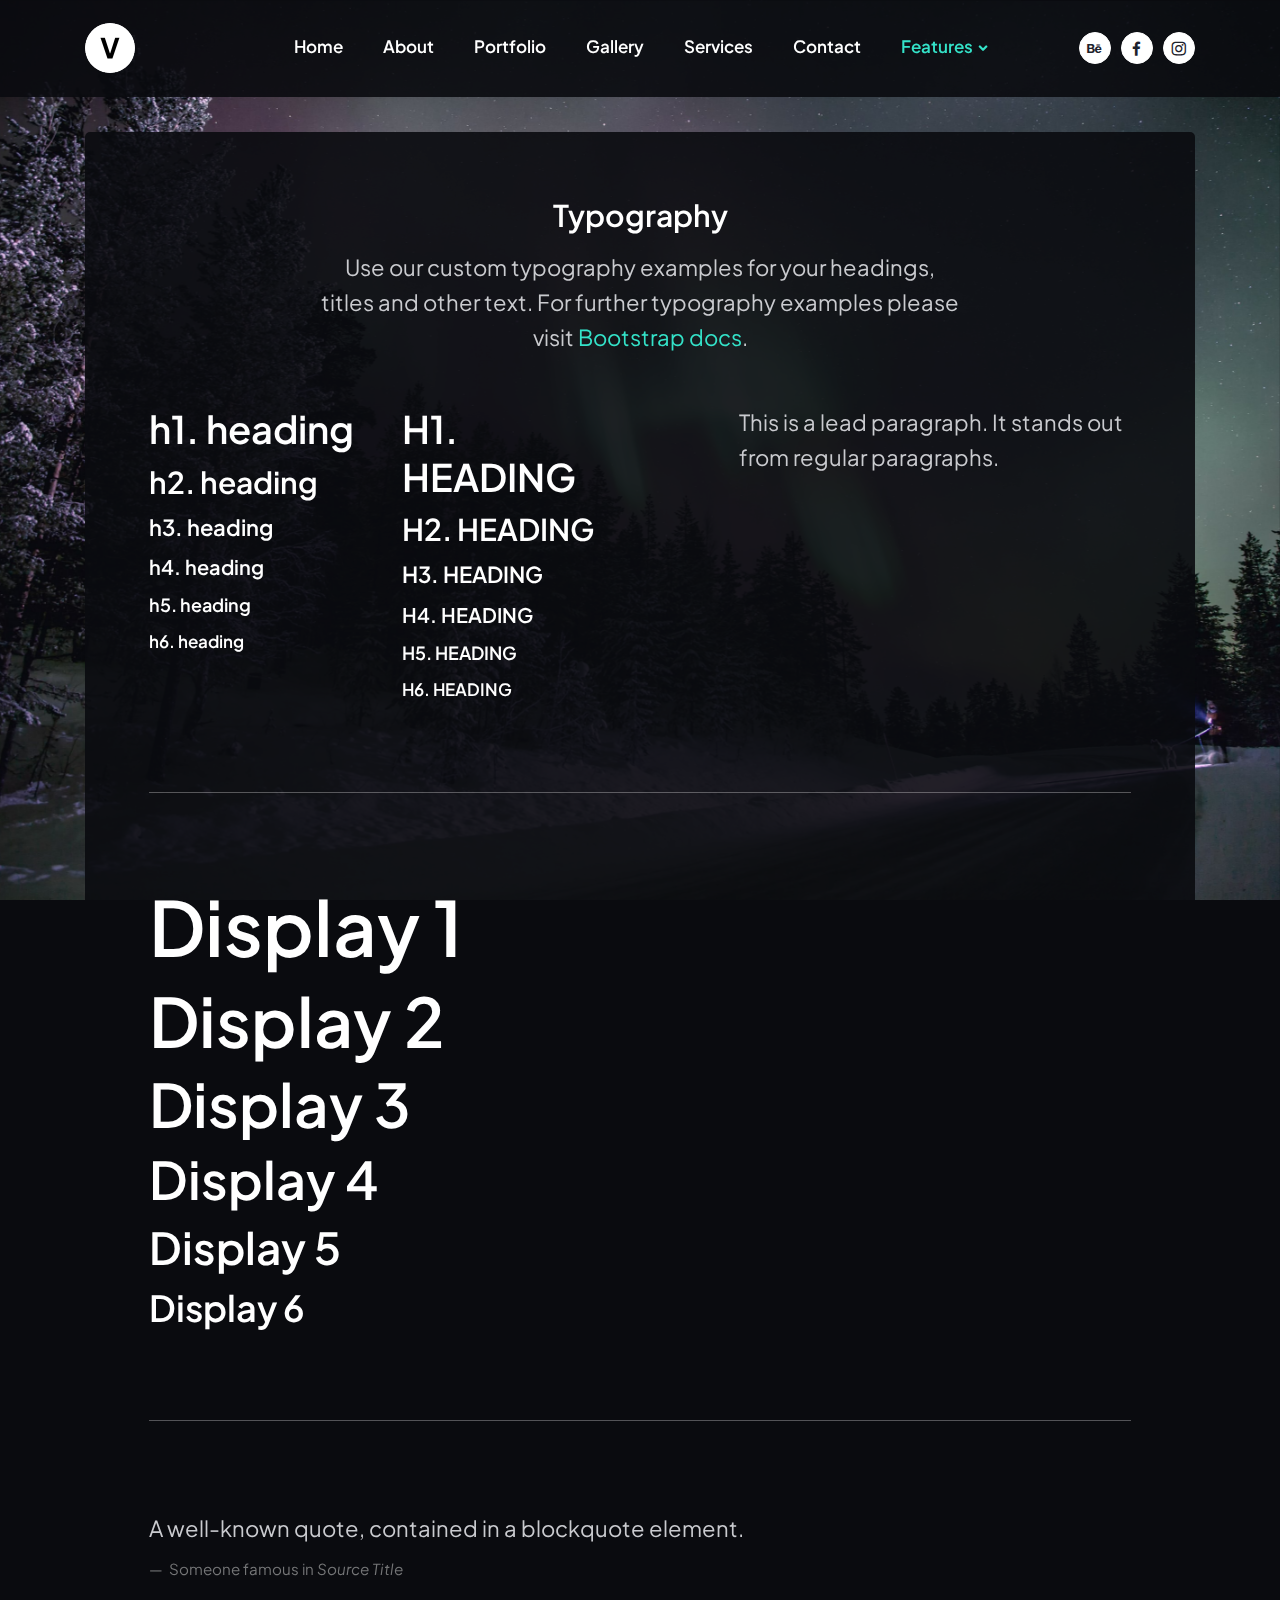
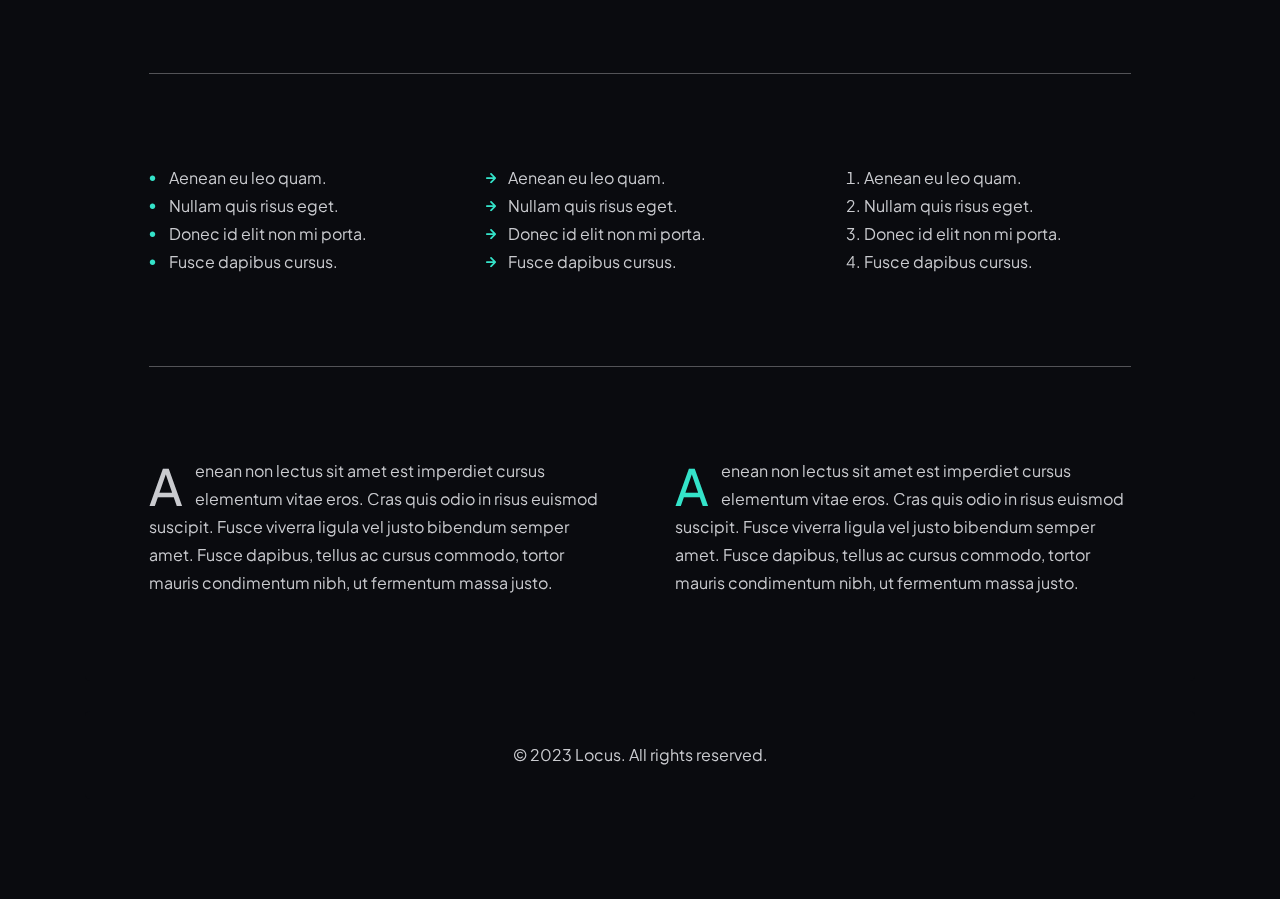
<file: typography.html>
<!DOCTYPE html>
<html lang="en">

<head>
  <meta charset="utf-8">
  <meta name="viewport" content="width=device-width, initial-scale=1.0">
  <meta name="description" content="A gorgeous looking onepage site template suitable for photographers, visual artists, digital studios, freelancers that would like to showcase their portfolio beautifully.">
  <meta name="keywords" content="bootstrap 5, one page, responsive, photography, minimal, modern, gulp, sass">
  <meta name="author" content="elemis">
  <title>Locus - Photography One Page Bootstrap 5 Template</title>
  <link rel="shortcut icon" href="./assets/img/favicon.png">
  <link rel="stylesheet" href="./assets/css/plugins.css">
  <link rel="stylesheet" href="./assets/css/style.css">
</head>

<body>
  <div class="content-wrapper">
    <header class=" top-0 start-0 w-100">
      <nav class="navbar navbar-expand-lg classic  navbar-bg">
        <div class="container flex-lg-row flex-nowrap align-items-center">
          <div class="navbar-brand w-100">
            <a href="./index.html">
              <img src="./assets/img/logo.png" srcset="./assets/img/logo@2x.png 2x" alt="" />
            </a>
          </div>
          <div class="navbar-collapse offcanvas offcanvas-nav offcanvas-start">
            <div class="offcanvas-header d-lg-none">
              <a href="./index.html"><img src="./assets/img/logo.png" srcset="./assets/img/logo@2x.png 2x" alt="" /></a>
              <button type="button" class="btn btn-circle btn-white btn-close" data-bs-dismiss="offcanvas" aria-label="Close"></button>
            </div>
            <div class="offcanvas-body d-flex flex-column h-100">
              <ul class="navbar-nav">
                <li class="nav-item"><a class="nav-link  " href="./#home">Home</a></li>
                <li class="nav-item"><a class="nav-link " href="./#about">About</a></li>
                <li class="nav-item"><a class="nav-link " href="./#portfolio">Portfolio</a></li>
                <li class="nav-item"><a class="nav-link " href="./#gallery">Gallery</a></li>
                <li class="nav-item"><a class="nav-link " href="./#services">Services</a></li>
                <li class="nav-item"><a class="nav-link " href="./#contact">Contact</a></li>
                <li class="nav-item dropdown"><a class="nav-link dropdown-toggle active" href="#" data-bs-toggle="dropdown">Features</a>
                  <ul class="dropdown-menu">
                    <li class="nav-item"><a class="dropdown-item" href="index-light.html">Light Home</a></li>
                    <li class="nav-item">
                    <li class="nav-item"><a class="dropdown-item" href="elements.html">Elements</a></li>
                    <li class="nav-item"><a class="dropdown-item" href="typography.html">Typography</a></li>
                    <li class="nav-item"><a class="dropdown-item" href="icons-slim.html">Slim Icons</a></li>
                    <li class="nav-item"><a class="dropdown-item" href="icons-unicons.html">Unicons</a></li>
                    <li class="nav-item"><a class="dropdown-item" href="documentation.html">Documentation</a></li>
                </li>
                <li class="dropdown dropdown-submenu dropstart"><a class="dropdown-item dropdown-toggle" href="#" data-bs-toggle="dropdown">Submenu Left</a>
                  <ul class="dropdown-menu">
                    <li class="nav-item"><a class="dropdown-item" href="#">Menu item</a></li>
                    <li class="nav-item"><a class="dropdown-item" href="#">Menu item</a></li>
                  </ul>
                </li>
                <li class="dropdown dropdown-submenu dropend"><a class="dropdown-item dropdown-toggle" href="#" data-bs-toggle="dropdown">Submenu Right</a>
                  <ul class="dropdown-menu">
                    <li class="nav-item"><a class="dropdown-item" href="#">Menu item</a></li>
                    <li class="nav-item"><a class="dropdown-item" href="#">Menu item</a></li>
                  </ul>
                </li>
              </ul>
              </li>
              </ul>
              <!-- /.navbar-nav -->
              <div class="d-lg-none mt-auto pt-6 pb-6 order-4">
                <a href="mailto:#" class="link-body">info@locus.com</a>
                <br /> 00 (123) 456 78 90 <br />
                <nav class="nav social mt-4">
                  <a href="#" class="btn btn-circle btn-white btn-behance btn-sm"><i class="uil uil-behance"></i></a>
                  <a href="#" class="btn btn-circle btn-white btn-facebook-f btn-sm"><i class="uil uil-facebook-f"></i></a>
                  <a href="#" class="btn btn-circle btn-white btn-instagram btn-sm"><i class="uil uil-instagram"></i></a>
                </nav>
                <!-- /.social -->
              </div>
              <!-- /offcanvas-nav-other -->
            </div>
            <!-- /.offcanvas-body -->
          </div>
          <!-- /.navbar-collapse -->
          <div class="navbar-other w-100 d-flex ms-auto">
            <ul class="navbar-nav flex-row align-items-center ms-auto">
              <li class="nav-item">
                <nav class="nav social justify-content-end text-end">
                  <a href="#" class="btn btn-circle btn-white btn-behance btn-sm"><i class="uil uil-behance"></i></a>
                  <a href="#" class="btn btn-circle btn-white btn-facebook-f btn-sm"><i class="uil uil-facebook-f"></i></a>
                  <a href="#" class="btn btn-circle btn-white btn-instagram btn-sm"><i class="uil uil-instagram"></i></a>
                </nav>
                <!-- /.social -->
              </li>
              <li class="nav-item d-lg-none">
                <button class="hamburger offcanvas-nav-btn"><span></span></button>
              </li>
            </ul>
            <!-- /.navbar-nav -->
          </div>
          <!-- /.navbar-other -->
        </div>
        <!-- /.container -->
      </nav>
      <!-- /.navbar -->
    </header>
    <section>
      <div class="container pt-7 pb-15">
        <div class="card">
          <div class="card-body">
            <div class="row">
              <div class="col-xl-8 mx-auto text-center">
                <h2 class="mb-3">Typography</h2>
                <p class="lead mb-10">Use our custom typography examples for your headings, titles and other text. For further typography examples please visit <a href="https://getbootstrap.com/docs/5.2/content/typography/" class="hover" target="_blank">Bootstrap docs</a>.</p>
              </div>
              <!-- /column -->
            </div>
            <!-- /.row -->
            <div class="row gy-10">
              <div class="col-lg-6">
                <div class="row gy-10">
                  <div class="col-md-6">
                    <h1>h1. heading</h1>
                    <h2>h2. heading</h2>
                    <h3>h3. heading</h3>
                    <h4>h4. heading</h4>
                    <h5>h5. heading</h5>
                    <h6 class="mb-0">h6. heading</h6>
                  </div>
                  <!-- /column -->
                  <div class="col-md-6">
                    <h1 class="text-uppercase">h1. heading</h1>
                    <h2 class="text-uppercase">h2. heading</h2>
                    <h3 class="text-uppercase">h3. heading</h3>
                    <h4 class="text-uppercase">h4. heading</h4>
                    <h5 class="text-uppercase">h5. heading</h5>
                    <h6 class="text-uppercase mb-0">h6. heading</h6>
                  </div>
                  <!-- /column -->
                </div>
                <!-- /.row -->
              </div>
              <!-- /column -->
              <div class="col-lg-5 ms-auto">
                <p class="lead mb-0">This is a lead paragraph. It stands out from regular paragraphs.</p>
              </div>
              <!-- /column -->
            </div>
            <!-- /.row -->
            <hr class="my-14">
            <h1 class="display-1">Display 1</h1>
            <h1 class="display-2">Display 2</h1>
            <h1 class="display-3">Display 3</h1>
            <h1 class="display-4">Display 4</h1>
            <h1 class="display-5">Display 5</h1>
            <h1 class="display-6">Display 6</h1>
            <hr class="my-14">
            <figure>
              <blockquote class="blockquote">
                <p>A well-known quote, contained in a blockquote element.</p>
              </blockquote>
              <figcaption class="blockquote-footer"> Someone famous in <cite title="Source Title">Source Title</cite>
              </figcaption>
            </figure>
            <hr class="my-14">
            <div class="row gy-6">
              <div class="col-lg-4">
                <ul class="unordered-list bullet-primary mb-0">
                  <li>Aenean eu leo quam.</li>
                  <li>Nullam quis risus eget.</li>
                  <li>Donec id elit non mi porta.</li>
                  <li>Fusce dapibus cursus.</li>
                </ul>
              </div>
              <!-- /column -->
              <div class="col-lg-4">
                <ul class="icon-list bullet-primary mb-0">
                  <li><span><i class="uil uil-arrow-right"></i></span><span>Aenean eu leo quam.</span></li>
                  <li><span><i class="uil uil-arrow-right"></i></span><span>Nullam quis risus eget.</span></li>
                  <li><span><i class="uil uil-arrow-right"></i></span><span>Donec id elit non mi porta.</span></li>
                  <li><span><i class="uil uil-arrow-right"></i></span><span>Fusce dapibus cursus.</span></li>
                </ul>
              </div>
              <!-- /column -->
              <div class="col-lg-4">
                <ol class="mb-0">
                  <li>Aenean eu leo quam.</li>
                  <li>Nullam quis risus eget.</li>
                  <li>Donec id elit non mi porta.</li>
                  <li>Fusce dapibus cursus.</li>
                </ol>
              </div>
              <!-- /column -->
            </div>
            <!-- /.row -->
            <hr class="my-14">
            <div class="row gx-lg-8 gx-xl-12">
              <div class="col-md-6">
                <p><span class="dropcap">A</span>enean non lectus sit amet est imperdiet cursus elementum vitae eros. Cras quis odio in risus euismod suscipit. Fusce viverra ligula vel justo bibendum semper amet. Fusce dapibus, tellus ac cursus commodo, tortor mauris condimentum nibh, ut fermentum massa justo.</p>
              </div>
              <!-- /column -->
              <div class="col-md-6">
                <p><span class="dropcap text-primary">A</span>enean non lectus sit amet est imperdiet cursus elementum vitae eros. Cras quis odio in risus euismod suscipit. Fusce viverra ligula vel justo bibendum semper amet. Fusce dapibus, tellus ac cursus commodo, tortor mauris condimentum nibh, ut fermentum massa justo.</p>
              </div>
              <!-- /column -->
            </div>
            <!-- /.row -->
          </div>
          <!--/.card-body -->
        </div>
        <!--/.card -->
        <div class="card mt-6">
          <div class="card-body py-6">
            <p class="mb-0 text-center">© 2023 Locus. All rights reserved.</p>
          </div>
          <!--/.card-body -->
        </div>
        <!--/.card -->
      </div>
      <!--/.container -->
    </section>
    <div class="swiper-container swiper-bg" data-effect="fade" data-margin="0" data-autoplay="true" data-autoplaytime="7000">
      <div class="swiper">
        <div class="swiper-wrapper">
          <div class="swiper-slide"><img src="./assets/img/photos/bg1.jpg" alt="" /></div>
          <div class="swiper-slide"><img src="./assets/img/photos/bg2.jpg" alt="" /></div>
          <div class="swiper-slide"><img src="./assets/img/photos/bg3.jpg" alt="" /></div>
          <div class="swiper-slide"><img src="./assets/img/photos/bg4.jpg" alt="" /></div>
        </div>
        <!--/.swiper-wrapper -->
      </div>
      <!-- /.swiper -->
    </div>
    <!-- /.swiper-container -->
  </div>
  <!-- /.content-wrapper -->
  <script src="./assets/js/plugins.js"></script>
  <script src="./assets/js/theme.js"></script>
</body>

</html>
</file>
<file: assets/css/colors/blue.css>
:root{--bs-primary:$primary;--bs-primary-rgb:$primary}.btn-link,.btn-link:hover,.btn-outline-primary.disabled,.btn-outline-primary:disabled,.dropdown-header,.dropdown-item.active,.dropdown-item:active,.dropdown-item:focus,.dropdown-item:hover,.dropdown-menu,.dropdown-menu-dark .dropdown-item.active,.dropdown-menu-dark .dropdown-item:active,.filter ul li a.active,.filter ul li a:hover,.form-check-input.is-invalid~.form-check-label,.form-check-input.is-valid~.form-check-label,.icon-list.bullet-primary i,.nav-link:focus,.nav-link:hover,.nav-tabs .nav-item.show .nav-link,.nav-tabs .nav-link.active,.navbar .navbar-brand,.navbar .navbar-brand:focus,.navbar .navbar-brand:hover,.navbar .navbar-nav .nav-link.active,.navbar .navbar-nav .nav-link:focus,.navbar .navbar-nav .nav-link:hover,.navbar .navbar-nav .show>.nav-link,.navbar .navbar-text a,.navbar .navbar-text a:focus,.navbar .navbar-text a:hover,.navbar-dark .navbar-brand,.navbar-dark .navbar-brand:focus,.navbar-dark .navbar-brand:hover,.navbar-dark .navbar-nav .nav-link.active,.navbar-dark .navbar-nav .nav-link:focus,.navbar-dark .navbar-nav .nav-link:hover,.navbar-dark .navbar-nav .show>.nav-link,.navbar-dark .navbar-text a,.navbar-dark .navbar-text a:focus,.navbar-dark .navbar-text a:hover,.plyr--full-ui input[type=range],.unordered-list.bullet-primary li:before,.was-validated .form-check-input:invalid~.form-check-label,.was-validated .form-check-input:valid~.form-check-label,a,a:hover{color:#32abff}.btn-check:active+.btn-outline-primary,.btn-check:active+.btn-primary,.btn-check:checked+.btn-outline-primary,.btn-check:checked+.btn-primary,.btn-check:focus+.btn-primary,.btn-outline-primary.active,.btn-outline-primary.dropdown-toggle.show,.btn-outline-primary:active,.btn-primary,.btn-primary.active,.btn-primary.disabled:not(.btn-circle):not(.btn-block),.btn-primary:active,.btn-primary:disabled:not(.btn-circle):not(.btn-block),.btn-primary:focus,.btn-primary:hover,.form-check-input:checked,.form-check-input[type=checkbox]:indeterminate,.show>.btn-primary.dropdown-toggle{background-color:#32abff;border-color:#32abff}.btn-outline-primary,.btn-outline-primary:hover{color:#32abff;border-color:#32abff}.form-check-input.is-valid:checked,.nav-pills .nav-link.active,.nav-pills .show>.nav-link,.was-validated .form-check-input:valid:checked{background-color:#32abff}.border-primary{border-color:#32abff!important}::-moz-selection{background:rgba(50,171,255,.3)}::selection{background:rgba(50,171,255,.3)}.form-check-input.is-valid,.nav-tabs.nav-tabs-basic .nav-link:focus,.nav-tabs.nav-tabs-basic .nav-link:hover,.was-validated .form-check-input:valid{border-color:#32abff}.nav-tabs.nav-tabs-basic .nav-item.show .nav-link,.nav-tabs.nav-tabs-basic .nav-link.active{color:#32abff;border-color:#32abff}.overlay.color span.bg{background:rgba(50,171,255,.7)}.plyr__control--overlaid:focus,.plyr__control--overlaid:hover{color:#32abff!important}.plyr--video .plyr__controls .plyr__control.plyr__tab-focus,.plyr--video .plyr__controls .plyr__control:hover,.plyr--video .plyr__controls .plyr__control[aria-expanded=true]{background:#32abff}
</file>
